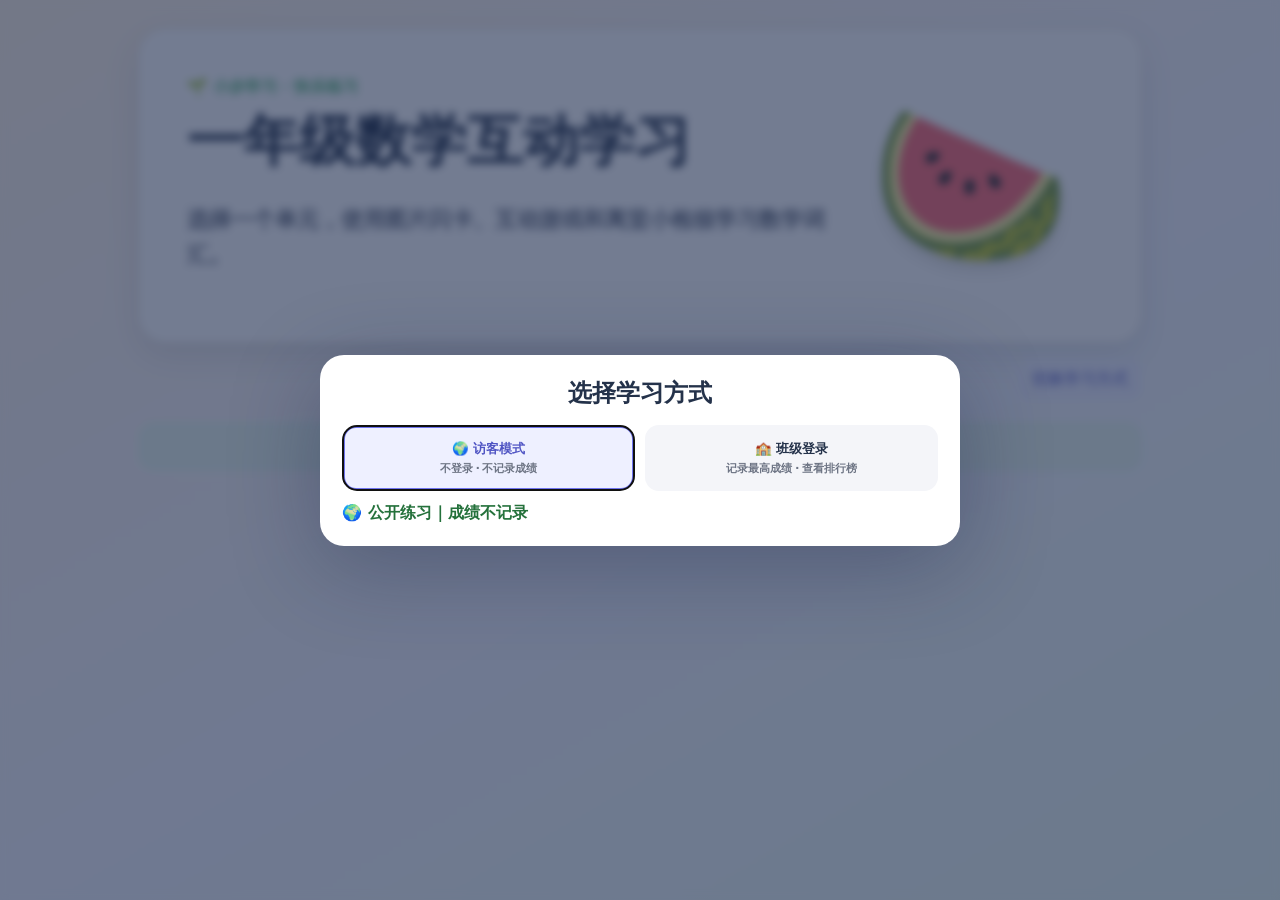
<file: index.html>
<!DOCTYPE html>
<html lang="zh-CN">
<head>
<meta charset="UTF-8">
<meta name="viewport" content="width=device-width,initial-scale=1">
<title>一年级数学互动学习</title>
<style>
:root{--ink:#24324a;--muted:#6d7484;--purple:#6f74ef;--green:#57b777;--line:#e9e5dc;--shadow:0 14px 35px rgba(54,62,92,.12)}
*{box-sizing:border-box}body{margin:0;min-height:100vh;color:var(--ink);font-family:"Noto Sans SC","Microsoft YaHei",system-ui,sans-serif;background:linear-gradient(150deg,#fff4e6,#f7f8ff 55%,#edfbf3)}
.app{width:min(1040px,100%);margin:auto;padding:28px 18px 48px}.hero{background:#fff;border:1px solid var(--line);border-radius:28px;padding:clamp(24px,6vw,48px);box-shadow:var(--shadow);display:grid;grid-template-columns:1.45fr .55fr;gap:20px;align-items:center}
.eyebrow{font-weight:900;color:var(--green)}h1{font-size:clamp(32px,7vw,56px);margin:6px 0}.hero p{font-size:clamp(17px,3vw,22px);color:var(--muted);font-weight:750;line-height:1.6}.hero-art{font-size:clamp(90px,18vw,160px);text-align:center;filter:drop-shadow(0 10px 7px rgba(70,60,40,.15))}
.section-title{font-size:clamp(25px,5vw,35px);margin:28px 4px 16px}.units{display:grid;grid-template-columns:repeat(2,1fr);gap:16px}.unit{min-height:150px;border:1px solid var(--line);border-radius:22px;padding:20px;background:rgba(255,255,255,.9);box-shadow:0 6px 20px rgba(54,62,92,.08);text-decoration:none;color:var(--ink);display:flex;gap:16px;align-items:center;transition:.18s transform,.18s box-shadow}.unit:hover{transform:translateY(-3px);box-shadow:var(--shadow)}
.unit-icon{font-size:52px}.unit h2{margin:0 0 6px;font-size:24px}.unit p{margin:0;color:var(--muted);font-weight:750;line-height:1.5}.unit.ready{border:3px solid #80c994}.unit.ready .status{color:#24713b}.unit.soon{opacity:.68;cursor:default}.status{font-size:14px;font-weight:900;margin-top:9px}.privacy{margin-top:22px;background:#eaf8ee;color:#24713b;border-radius:16px;padding:14px 18px;text-align:center;font-weight:850}.teacher-link{display:block;width:max-content;margin:15px auto 0;color:#6166c7;font-weight:850;text-decoration:none}
.access{margin-top:18px;background:#fff;border:1px solid var(--line);border-radius:22px;padding:16px;box-shadow:0 6px 20px rgba(54,62,92,.08)}.access-choice{display:grid;grid-template-columns:1fr 1fr;gap:10px}.access-btn{border:3px solid transparent;border-radius:14px;padding:12px;background:#f4f5f9;color:var(--ink);font-weight:950;cursor:pointer}.access-btn small{display:block;color:var(--muted);margin-top:3px}.access-btn.active{border-color:var(--purple);background:#eef0ff;color:#5055c4}.class-form{display:grid;grid-template-columns:1fr 130px auto;gap:9px;align-items:end;margin-top:13px}.field{display:grid;gap:5px}.field label{font-weight:900}.field input{width:100%;border:2px solid #d9dce7;border-radius:11px;padding:10px;outline:none}.login-btn{border:0;border-radius:11px;padding:11px 16px;background:var(--purple);color:#fff;font-weight:950;cursor:pointer}.session-row{display:flex;justify-content:space-between;align-items:center;gap:10px;flex-wrap:wrap;margin-top:12px}.session-status{font-weight:950;color:#24713b}.session-status.error{color:#b44541}.logout-btn{border:0;background:none;color:#565cc2;font-weight:900;text-decoration:underline;cursor:pointer}.hidden{display:none!important}
.overall{margin-top:20px;background:#fff;border:1px solid var(--line);border-radius:22px;padding:18px;box-shadow:0 6px 20px rgba(54,62,92,.08)}.overall-head{display:flex;justify-content:space-between;align-items:center;gap:12px;flex-wrap:wrap}.overall-head h2{margin:0;font-size:27px}.overall-note{margin-top:4px;color:var(--muted);font-weight:800}.refresh{border:0;border-radius:11px;background:#eef0ff;color:#5055c4;padding:10px 14px;font-weight:950;cursor:pointer}.overall-status{text-align:center;color:var(--muted);font-weight:850;padding:25px}.table-wrap{overflow:auto}.overall-table{width:100%;border-collapse:separate;border-spacing:0 7px;min-width:560px}.overall-table th{text-align:left;color:var(--muted);padding:7px 10px}.overall-table td{background:#f7f8fb;padding:11px 10px;font-weight:850}.overall-table tr:first-child td{background:#fff4c8}.overall-table td:first-child{border-radius:10px 0 0 10px}.overall-table td:last-child{border-radius:0 10px 10px 0;color:#5055c4;font-size:20px;font-weight:950}
.overall-table{min-width:0}
@media(max-width:680px){.hero{grid-template-columns:1fr}.hero-art{display:none}.units,.access-choice,.class-form{grid-template-columns:1fr}.app{padding:14px 12px 35px}}
.class-form{grid-template-columns:140px minmax(0,1fr) auto}.field select{font:inherit;width:100%;border:2px solid #d9dce7;border-radius:11px;padding:10px;background:white;color:var(--ink);min-height:44px}.name-field{position:relative}.student-choices{position:absolute;z-index:5;top:100%;left:0;right:0;background:white;border:2px solid var(--purple);border-radius:12px;max-height:260px;overflow:auto;box-shadow:var(--shadow);margin-top:4px}.student-choices button{display:block;text-align:left;width:100%;padding:12px;border:0;background:white;font:inherit;font-weight:800;cursor:pointer;color:var(--ink)}.student-choices button:hover,.student-choices button[aria-selected="true"]{background:#eef0ff}.student-choices p{margin:0;padding:12px;font-size:14px;color:var(--muted)}.login-btn:disabled{opacity:.55;cursor:default}@media(max-width:540px){.class-form{grid-template-columns:1fr}.student-choices{max-height:220px}}

.access-dialog{width:min(640px,calc(100% - 28px));max-height:90vh;overflow:auto;border:0;border-radius:24px;padding:22px;color:var(--ink);box-shadow:0 20px 90px #17254955}.access-dialog::backdrop{background:#17254999;backdrop-filter:blur(4px)}.access-dialog h2{margin:0 0 16px;text-align:center}.access-dialog .access{margin:0;border:0;padding:0;box-shadow:none}.current-access{display:flex;align-items:center;justify-content:space-between;gap:12px;margin:16px 0}.current-access button{border:0;border-radius:12px;padding:10px 14px;font:inherit;cursor:pointer;background:#eef0ff;color:#5055c4}.session-status[aria-busy="true"]{animation:loginPulse 1s ease-in-out infinite}@keyframes loginPulse{50%{opacity:.55}}
</style>
</head>
<body>
<main class="app">
  <section class="hero">
    <div><div class="eyebrow">🌱 小步学习 · 快乐练习</div><h1>一年级数学互动学习</h1><p>选择一个单元，使用图片闪卡、互动游戏和离堂小检核学习数学词汇。</p></div>
    <div class="hero-art" aria-hidden="true">🍉</div>
  </section>
  <dialog id="accessDialog" class="access-dialog" aria-labelledby="accessTitle"><h2 id="accessTitle">选择学习方式</h2><section class="access" aria-label="选择使用方式">
    <div class="access-choice"><button class="access-btn active" type="button" data-access="public">🌍 访客模式<small>不登录 · 不记录成绩</small></button><button class="access-btn" type="button" data-access="class">🏫 班级登录<small>记录最高成绩 · 查看排行榜</small></button></div>
    <form class="class-form hidden" id="classForm"><div class="field"><label for="className">班级</label><select id="className" required><option value="">正在读取班级…</option></select></div><div class="field name-field"><label for="englishName">英文名字</label><input id="englishName" role="combobox" aria-autocomplete="list" aria-controls="studentChoices" aria-expanded="false" autocomplete="off" maxlength="80" placeholder="输入字母，再选择你的名字" disabled><div id="studentChoices" class="student-choices hidden" role="listbox" aria-label="匹配的学生"></div></div><button class="login-btn" id="loginBtn" disabled>登录</button></form>
    <div class="session-row"><div class="session-status" id="sessionStatus">🌍 公开练习｜成绩不记录</div><button class="logout-btn hidden" id="logoutBtn" type="button">退出班级</button></div>
  </section>
  </dialog><div class="current-access"><span id="currentAccess"></span><button id="changeAccess" type="button">切换学习方式</button></div>
  <div id="catalog" class="hidden">
  <section class="overall hidden" id="overallLeaderboard" aria-label="全部单元综合排行榜"><div class="overall-head"><div><h2>🏆 全部单元综合排行榜</h2></div><button class="refresh" id="refreshOverall" type="button">↻ 更新</button></div><div class="overall-status" id="overallStatus">正在读取排行榜…</div><div class="table-wrap hidden" id="overallTableWrap"><table class="overall-table"><thead><tr><th>综合排名</th><th>学生</th><th>综合分</th></tr></thead><tbody id="overallBody"></tbody></table></div></section>
  <h2 class="section-title">选择学习单元</h2>
  <section class="units" aria-label="数学学习单元">
    <div class="unit soon"><div class="unit-icon">🔢</div><div><h2>单元 1｜整数</h2><p>100 以内的整数</p><div class="status">准备中</div></div></div>
    <div class="unit soon"><div class="unit-icon">➕</div><div><h2>单元 2｜基本运算</h2><p>加法与减法</p><div class="status">准备中</div></div></div>
    <a class="unit ready" href="units/unit3-fractions.html"><div class="unit-icon">🍉</div><div><h2>单元 3｜分数</h2><p>图片闪卡、无限配对与三组挑战</p><div class="status">现在开始 →</div></div></a>
    <a class="unit ready" href="units/unit4-money.html"><div class="unit-icon">💰</div><div><h2>单元 4｜钱币</h2><p>真实钱币、加减与等值换算</p><div class="status">现在开始 →</div></div></a>
    <a class="unit ready" href="units/unit5-time.html"><div class="unit-icon">🕐</div><div><h2>单元 5｜时间与时刻</h2><p>AI时段闪卡、灵活钟面与侦探连线</p><div class="status">现在开始 →</div></div></a>
    <a class="unit ready" href="units/unit6-measurement.html"><div class="unit-icon">📏</div><div><h2>单元 6｜度量衡</h2><p>图片闪卡、动手测量、叠塔挑战与10题小检核</p><div class="status">现在开始 →</div></div></a>
    <a class="unit ready" href="units/unit7-space.html"><div class="unit-icon">🔷</div><div><h2>单元 7｜空间</h2><div class="status">现在开始 →</div></div></a>
    <a class="unit ready" href="units/unit8-data.html"><div class="unit-icon">📊</div><div><h2>单元 8｜数据处理</h2><p>课本词汇、拖拽分类、制图工坊与问答挑战</p><div class="status">现在开始 →</div></div></a>
  </section>
  </div>
  <div class="privacy">🔒 可选择公开练习或班级登录；学生名单只由班级后台查找</div>
  <a class="teacher-link" href="teacher/index.html">📊 教师后台</a>
</main>
<script src="overall-ranking.js"></script>
<script>
const API_URL="https://script.google.com/macros/s/AKfycbywytTHCDjJnRskGaP-Ls2Q4XLZMwWnl0MAofy-zyH6qjPNEb9WmNKQzMIPjStd4y0H/exec",SESSION_KEY="year1MathAccess";
function readSession(){try{const saved=JSON.parse(sessionStorage.getItem(SESSION_KEY)||"null");if(saved)return saved}catch(_){}try{return window.name.startsWith(`${SESSION_KEY}:`)?JSON.parse(window.name.slice(SESSION_KEY.length+1)):null}catch(_){return null}}
function writeSession(value){const text=JSON.stringify(value);try{sessionStorage.setItem(SESSION_KEY,text)}catch(_){}window.name=`${SESSION_KEY}:${text}`}
function escapeHTML(value){return String(value??"").replace(/[&<>"']/g,char=>({"&":"&amp;","<":"&lt;",">":"&gt;",'"':"&quot;","'":"&#039;"}[char]))}
let overallLoading=false;
async function loadOverallLeaderboard(force=false){if(overallLoading)return;overallLoading=true;const session=readSession(),status=document.getElementById("overallStatus"),wrap=document.getElementById("overallTableWrap");if(!document.getElementById("overallBody").children.length){wrap.classList.add("hidden");status.classList.remove("hidden");status.textContent="正在读取排行榜…";}if(session?.mode!=="class"||!session.sessionToken){status.textContent="请先完成班级登录";overallLoading=false;return}try{const data=await OverallRanking.calculate(API_URL,session.sessionToken,force);document.getElementById("overallBody").innerHTML=data.rows.map(row=>`<tr><td>${row.rank<=3?["🥇","🥈","🥉"][row.rank-1]:row.rank}</td><td>${escapeHTML(row.name)}</td><td>${row.average}</td></tr>`).join("");if(data.rows.length){status.classList.add("hidden");wrap.classList.remove("hidden")}else status.textContent="还没有班级成绩"}catch(_){status.classList.remove("hidden");status.textContent="暂时无法更新，稍后自动重试"}finally{overallLoading=false}}
function showSession(data){if(data?.mode){document.getElementById("catalog").classList.remove("hidden");document.getElementById("accessDialog").close();document.getElementById("currentAccess").textContent=data.mode==="class"?"✅ "+data.student.cn+"｜"+data.student.en:"🌍 访客模式｜成绩不记录";}const isClass=data?.mode==="class"&&data.sessionToken&&data.student;document.querySelectorAll("[data-access]").forEach(x=>x.classList.toggle("active",x.dataset.access===(isClass?"class":"public")));document.getElementById("classForm").classList.add("hidden");document.getElementById("logoutBtn").classList.toggle("hidden",!isClass);document.getElementById("overallLeaderboard").classList.toggle("hidden",!isClass);document.getElementById("sessionStatus").textContent=isClass?`✅ ${data.student.cn}｜${data.student.en}`:"🌍 公开练习｜成绩不记录";if(isClass)loadOverallLeaderboard()}
document.querySelector('[data-access="public"]').onclick=()=>{const data={mode:"public"};writeSession(data);showSession(data)};
document.getElementById("logoutBtn").onclick=()=>document.querySelector('[data-access="public"]').click();showSession(null);document.getElementById("accessDialog").showModal();document.getElementById("accessDialog").oncancel=e=>e.preventDefault();document.getElementById("changeAccess").onclick=()=>document.getElementById("accessDialog").showModal();
document.getElementById("refreshOverall").onclick=()=>loadOverallLeaderboard(true);
setInterval(()=>{if(document.visibilityState==='visible'&&!document.getElementById("catalog").classList.contains("hidden")&&readSession()?.mode==='class')loadOverallLeaderboard(true)},15000);
</script>
<script src="class-login.js"></script>
</body>
</html>
</file>
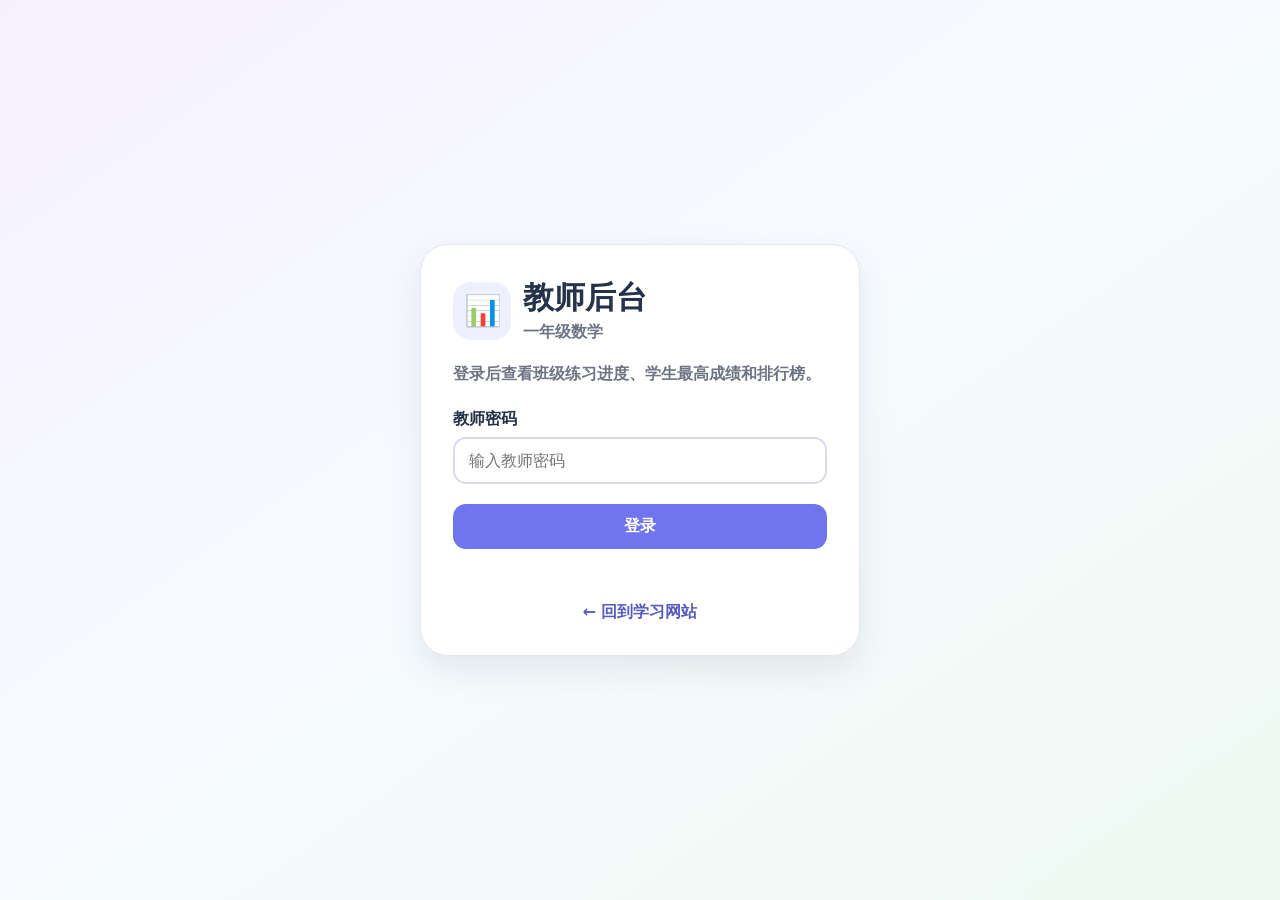
<file: teacher/index.html>
<!DOCTYPE html>
<html lang="zh-CN">
<head>
<meta charset="UTF-8"><meta name="viewport" content="width=device-width,initial-scale=1"><meta name="robots" content="noindex,nofollow">
<title>教师后台｜一年级数学</title>
<style>
:root{--ink:#24324a;--muted:#6d7484;--purple:#6f74ef;--green:#57b777;--orange:#f3a33c;--red:#d85d57;--line:#e5e7ef;--shadow:0 14px 34px rgba(47,55,85,.1)}*{box-sizing:border-box}body{margin:0;min-height:100vh;background:linear-gradient(145deg,#f6f1ff,#f7fbff 48%,#eef9f2);color:var(--ink);font-family:"Microsoft YaHei",system-ui,sans-serif}button,input{font:inherit}button{cursor:pointer}.hidden{display:none!important}
.login-page{min-height:100vh;display:grid;place-items:center;padding:20px}.login-card{width:min(440px,100%);background:#fff;border:1px solid var(--line);border-radius:28px;padding:32px;box-shadow:var(--shadow)}.brand{display:flex;gap:12px;align-items:center}.brand-icon{width:58px;height:58px;border-radius:18px;background:#eeefff;display:grid;place-items:center;font-size:30px}.login-card h1{font-size:31px;margin:0}.login-card p,.muted{color:var(--muted);font-weight:700;line-height:1.6}.field{display:grid;gap:7px;margin:23px 0 12px}.field label{font-weight:900}.field input,.search{width:100%;border:2px solid #d8dbe7;border-radius:13px;padding:12px 14px;outline:none}.field input:focus,.search:focus{border-color:var(--purple)}.primary,.secondary{border:0;border-radius:13px;padding:12px 17px;font-weight:900}.primary{background:var(--purple);color:#fff}.primary:disabled{opacity:.55;cursor:wait}.secondary{background:#eef0f6;color:var(--ink)}.login-card .primary{width:100%;margin-top:8px}.login-message{min-height:25px;text-align:center;margin-top:12px;font-weight:850;color:var(--red)}.back-link{display:block;text-align:center;margin-top:16px;color:#565bbc;font-weight:800;text-decoration:none}
.app{width:min(1240px,100%);margin:auto;padding:20px}.topbar{display:flex;align-items:center;justify-content:space-between;gap:18px;flex-wrap:wrap;margin-bottom:18px}.topbar h1{margin:0;font-size:clamp(26px,4vw,38px)}.topbar p{margin:4px 0 0}.actions,.nav,.toolbar{display:flex;gap:9px;flex-wrap:wrap}.nav{overflow-x:auto;padding:5px 0 15px}.nav-btn{border:0;border-radius:13px;padding:11px 16px;background:#fff;color:var(--ink);font-weight:900;white-space:nowrap}.nav-btn.active{background:var(--purple);color:#fff}.panel{display:none}.panel.active{display:block}
.stats{display:grid;grid-template-columns:repeat(4,1fr);gap:13px}.stat,.card{background:#fff;border:1px solid var(--line);border-radius:20px;padding:18px;box-shadow:0 6px 18px rgba(47,55,85,.06)}.stat{border-top:5px solid var(--purple)}.stat.green{border-top-color:var(--green)}.stat.orange{border-top-color:var(--orange)}.stat-label{color:var(--muted);font-weight:800}.stat-value{font-size:34px;font-weight:950;margin-top:5px}.stat-note{font-size:13px;color:var(--muted);font-weight:750}.grid-2,.leaderboards{display:grid;grid-template-columns:1fr 1fr;gap:16px;margin-top:16px}.leaderboards{grid-template-columns:1.35fr .8fr;margin-top:0}.card{border-radius:22px;padding:20px}.card-head{display:flex;align-items:center;justify-content:space-between;gap:12px;flex-wrap:wrap;margin-bottom:15px}.card h2{font-size:23px;margin:0}.progress-row{display:grid;grid-template-columns:72px 1fr 54px;gap:10px;align-items:center;margin:15px 0;font-weight:850}.track{height:12px;border-radius:99px;background:#eceef4;overflow:hidden}.fill{height:100%;border-radius:inherit;background:var(--purple)}.fill.green{background:var(--green)}.fill.orange{background:var(--orange)}
.toolbar{align-items:center;margin-bottom:14px}.search{flex:1;min-width:210px}.recent-choice{display:flex;gap:6px;padding:4px;background:#f0f1f6;border-radius:12px}.recent-choice button{border:0;border-radius:9px;padding:7px 11px;background:transparent;color:var(--muted);font-weight:850}.recent-choice button.active{background:#fff;color:#555ac5;box-shadow:0 2px 7px rgba(47,55,85,.1)}.table-wrap{overflow:auto;border:1px solid var(--line);border-radius:15px}.table{width:100%;border-collapse:collapse;min-width:720px}.table th{position:sticky;top:0;background:#f5f6fa;text-align:left;padding:12px;color:var(--muted);font-size:14px}.table td{padding:12px;border-top:1px solid #eceef3;font-weight:750}.table tbody tr:hover{background:#fafaff}.score{display:inline-flex;min-width:50px;justify-content:center;border-radius:9px;padding:5px 8px;background:#eef8f0;color:#24713b;font-weight:950}.score.empty{background:#f1f2f5;color:#969baa}.rank{font-size:20px;font-weight:950;color:var(--purple)}.name-main{font-weight:950}.name-sub,.time{font-size:13px;color:var(--muted)}.rank-1 td{background:#fff8dc}.rank-2 td{background:#f4f6fa}.rank-3 td{background:#fff0e7}.empty-state{text-align:center;padding:40px;color:var(--muted);font-weight:800}.status-bar{text-align:center;padding:10px;font-weight:800;color:var(--muted)}
@media(max-width:900px){.stats{grid-template-columns:repeat(2,1fr)}.grid-2,.leaderboards{grid-template-columns:1fr}}@media(max-width:540px){.app{padding:12px}.login-card{padding:23px}.stats{gap:9px}.stat{padding:14px}.stat-value{font-size:28px}}
</style>
</head>
<body>
<section class="login-page" id="loginPage"><form class="login-card" id="loginForm"><div class="brand"><div class="brand-icon">📊</div><div><h1>教师后台</h1><div class="muted">一年级数学</div></div></div><p>登录后查看班级练习进度、学生最高成绩和排行榜。</p><div class="field"><label for="teacherPassword">教师密码</label><input id="teacherPassword" type="password" minlength="6" maxlength="64" autocomplete="current-password" required placeholder="输入教师密码"></div><button class="primary" id="loginButton" type="submit">登录</button><div class="login-message" id="loginMessage" aria-live="polite"></div><a class="back-link" href="../index.html">← 回到学习网站</a></form></section>
<main class="app hidden" id="dashboard">
<header class="topbar"><div><h1>📊 教师后台</h1><p class="muted" id="updatedText">正在读取数据…</p></div><div class="actions"><button class="secondary" id="refreshButton">↻ 更新</button><button class="secondary" id="exportButton">⬇ 导出 CSV</button><button class="secondary" id="logoutButton">退出</button></div></header>
<nav class="nav" aria-label="教师后台页面"><button class="nav-btn active" data-panel="overview">班级概况</button><button class="nav-btn" data-panel="students">学生成绩</button><button class="nav-btn" data-panel="leaderboards">排行榜</button><button class="nav-btn" data-panel="recent">最近记录</button></nav>
<section class="panel active" id="overview"><div class="card-head"><h2 id="overviewTitle">单元3：分数</h2><div class="recent-choice" aria-label="选择概况单元"><button class="active" data-overview-unit="unit3">分数</button><button data-overview-unit="unit4">钱币</button><button type="button" data-overview-unit="unit5">时间</button><button data-overview-unit="unit7">空间</button><button type="button" data-overview-unit="unit8">数据处理</button></div></div><div class="stats"><article class="stat"><div class="stat-label">全班人数</div><div class="stat-value" id="totalStudents">—</div><div class="stat-note">Students 名单</div></article><article class="stat green"><div class="stat-label">已参与学生</div><div class="stat-value" id="activeStudents">—</div><div class="stat-note">至少有一项成绩</div></article><article class="stat orange"><div class="stat-label" id="gameAverageLabel">配对加权平均</div><div class="stat-value" id="gameAverage">—</div><div class="stat-note" id="gameAverageNote">简单 20% · 中等 30% · 困难 50%</div></article><article class="stat"><div class="stat-label">离堂检核平均</div><div class="stat-value" id="ticketAverage">—</div><div class="stat-note">每位学生最高成绩</div></article></div><div class="grid-2"><article class="card"><div class="card-head"><h2 id="gameProgressTitle">配对游戏完成情况</h2><span class="muted">按难度</span></div><div id="gameProgress"></div></article><article class="card"><div class="card-head"><h2>离堂小检核</h2><span class="muted">完成率</span></div><div id="ticketProgress"></div></article></div></section>
<section class="panel" id="students"><article class="card"><div class="card-head"><div><h2 id="studentTitle">单元3：分数最高成绩</h2><span class="muted" id="studentCount"></span></div><div class="recent-choice" aria-label="选择成绩单元"><button class="active" type="button" data-student-unit="unit3">分数</button><button type="button" data-student-unit="unit4">钱币</button><button type="button" data-student-unit="unit5">时间</button><button type="button" data-student-unit="unit7">空间</button><button type="button" data-student-unit="unit8">数据处理</button></div></div><div class="toolbar"><input class="search" id="studentSearch" type="search" placeholder="搜寻序号、中文名或英文名"><button class="secondary" id="onlyIncomplete">只看未完成</button></div><div class="table-wrap"><table class="table"><thead><tr><th>序号</th><th>学生</th><th>简单</th><th>中等</th><th>困难</th><th>离堂检核</th><th>最近练习</th></tr></thead><tbody id="studentRows"></tbody></table></div></article></section>
<section class="panel" id="leaderboards"><div class="card" style="margin-bottom:16px"><div class="card-head" style="margin-bottom:0"><h2 id="leaderUnitTitle">单元3：分数排行榜</h2><div class="recent-choice" aria-label="选择排行榜单元"><button class="active" type="button" data-leader-unit="unit3">分数</button><button type="button" data-leader-unit="unit4">钱币</button><button type="button" data-leader-unit="unit5">时间</button><button type="button" data-leader-unit="unit7">空间</button><button type="button" data-leader-unit="unit8">数据处理</button></div></div></div><div class="leaderboards"><article class="card"><div class="card-head"><h2 id="gameLeaderTitle">🎮 挑战排行榜</h2><span class="muted" id="gameLeaderNote">加权总分</span></div><div class="table-wrap"><table class="table"><thead><tr><th>排名</th><th>学生</th><th>简单</th><th>中等</th><th>困难</th><th id="gameLeaderScoreLabel">总分</th></tr></thead><tbody id="gameLeaderRows"></tbody></table></div></article><article class="card"><div class="card-head"><h2>🎫 离堂检核</h2><span class="muted">最高分</span></div><div class="table-wrap"><table class="table"><thead><tr><th>排名</th><th>学生</th><th>成绩</th></tr></thead><tbody id="ticketLeaderRows"></tbody></table></div></article></div></section>
<section class="panel" id="recent"><article class="card"><div class="card-head"><h2>最近成绩更新</h2><div class="recent-choice" aria-label="显示记录数量"><button class="active" type="button" data-recent-limit="20">最近20笔</button><button type="button" data-recent-limit="all">全部记录</button></div></div><div class="table-wrap"><table class="table"><thead><tr><th>时间</th><th>序号</th><th>学生</th><th>单元</th><th>活动</th><th>难度</th><th>成绩</th><th>用时</th></tr></thead><tbody id="recentRows"></tbody></table></div></article></section><div class="status-bar" id="statusBar" aria-live="polite"></div>
</main>
<script>
const API_URL="https://script.google.com/macros/s/AKfycbywytTHCDjJnRskGaP-Ls2Q4XLZMwWnl0MAofy-zyH6qjPNEb9WmNKQzMIPjStd4y0H/exec";let teacherToken=sessionStorage.getItem("year1TeacherToken")||"",dashboardData=null,showOnlyIncomplete=false,recentLimit=20,studentUnit="unit3",leaderUnit="unit3",overviewUnit="unit3";
async function postApi(payload){const response=await fetch(API_URL,{method:"POST",headers:{"Content-Type":"text/plain;charset=utf-8"},body:JSON.stringify(payload)});if(!response.ok)throw new Error("network");return response.json()}
function esc(v){return String(v??"").replace(/[&<>"']/g,c=>({"&":"&amp;","<":"&lt;",">":"&gt;",'"':"&quot;","'":"&#39;"}[c]))}function formatTime(v){if(!v)return"—";const d=new Date(v);return isNaN(d)?"—":d.toLocaleString("zh-CN",{month:"2-digit",day:"2-digit",hour:"2-digit",minute:"2-digit"})}function duration(v){const s=Number(v)||0;return s?(s>=60?`${Math.floor(s/60)}分${s%60}秒`:`${s}秒`):"—"}function scoreCell(v){return v?`<span class="score">${v.score}</span>`:`<span class="score empty">—</span>`}function rankIcon(v){return v===1?"🥇":v===2?"🥈":v===3?"🥉":v}function errorText(v){return({teacher_access_not_configured:"教师后台尚未启用。",teacher_password_invalid:"教师密码不正确。",teacher_session_invalid:"登录已过期，请重新登录。"})[v]||"暂时无法读取数据。"}
document.getElementById("loginForm").onsubmit=async e=>{e.preventDefault();const b=document.getElementById("loginButton"),m=document.getElementById("loginMessage");b.disabled=true;b.textContent="登录中…";m.textContent="";try{const d=await postApi({action:"teacherLogin",password:document.getElementById("teacherPassword").value});if(!d.ok)throw new Error(d.error);teacherToken=d.teacherToken;sessionStorage.setItem("year1TeacherToken",teacherToken);document.getElementById("teacherPassword").value="";showDashboard();await loadDashboard()}catch(x){m.textContent=errorText(x.message)}finally{b.disabled=false;b.textContent="登录"}};
function showDashboard(){document.getElementById("loginPage").classList.add("hidden");document.getElementById("dashboard").classList.remove("hidden")}function showLogin(m=""){teacherToken="";dashboardData=null;sessionStorage.removeItem("year1TeacherToken");document.getElementById("dashboard").classList.add("hidden");document.getElementById("loginPage").classList.remove("hidden");document.getElementById("loginMessage").textContent=m}
async function loadDashboard(){const s=document.getElementById("statusBar"),b=document.getElementById("refreshButton");s.textContent="正在更新…";b.disabled=true;try{const d=await postApi({action:"teacherDashboard",teacherToken});if(!d.ok)throw new Error(d.error);dashboardData=d;renderAll();s.textContent="已更新"}catch(x){if(x.message==="teacher_session_invalid")return showLogin(errorText(x.message));s.textContent=errorText(x.message)}finally{b.disabled=false}}
function renderAll(){const s=(overviewUnit==="unit3"?dashboardData.stats:dashboardData.unitStats?.[overviewUnit])||{},t=s.totalStudents||0;document.getElementById("overviewTitle").textContent=unitLabel(overviewUnit);document.getElementById("gameAverageLabel").textContent=overviewUnit==="unit7"?"最高硬币积分平均":overviewUnit==="unit8"?"问答挑战加权平均":"配对加权平均";document.getElementById("gameAverageNote").textContent=overviewUnit==="unit7"?"各学生本单元最高硬币积分":"简单 20% · 中等 30% · 困难 50%";document.getElementById("gameProgressTitle").textContent=overviewUnit==="unit7"?"硬币闯关完成情况":overviewUnit==="unit8"?"问答挑战完成情况":"配对游戏完成情况";document.getElementById("totalStudents").textContent=t;document.getElementById("activeStudents").textContent=s.activeStudents||0;document.getElementById("gameAverage").textContent=`${s.gameAverage||0}${overviewUnit==="unit7"?"🪙":"分"}`;document.getElementById("ticketAverage").textContent=`${s.ticketAverage||0}分`;document.getElementById("updatedText").textContent=`最后更新：${formatTime(dashboardData.generatedAt)}`;const p=(n,v,c="")=>`<div class="progress-row"><span>${n}</span><div class="track"><div class="fill ${c}" style="width:${t?Math.round(v/t*100):0}%"></div></div><span>${v}/${t}</span></div>`;document.getElementById("gameProgress").innerHTML=p("简单",s.easyCompleted||0)+p("中等",s.mediumCompleted||0,"green")+p("困难",s.hardCompleted||0,"orange");document.getElementById("ticketProgress").innerHTML=p("已完成",s.ticketCompleted||0,"green")+`<p class="muted">尚未完成：${Math.max(0,t-(s.ticketCompleted||0))} 人</p>`;renderStudents();renderLeaders();renderRecent()}
function unitLabel(key){return {unit3:"单元3：分数",unit4:"单元4：钱币",unit5:"单元5：时间与时刻",unit7:"单元7：空间",unit8:"单元8：数据处理"}[key]}
function renderStudents(){if(!dashboardData)return;const q=document.getElementById("studentSearch").value.trim().toLowerCase(),all=dashboardData.students||[],keys=studentUnit==="unit8"?["dataEasy","dataMedium","dataHard","dataTicket"]:studentUnit==="unit5"?["timeEasy","timeMedium","timeHard","timeTicket"]:studentUnit==="unit7"?["spaceEasy","spaceMedium","spaceHard","spaceTicket"]:studentUnit==="unit4"?["moneyEasy","moneyMedium","moneyHard","moneyTicket"]:["easy","medium","hard","ticket"],rows=all.filter(s=>(!q||`${s.studentNo} ${s.chineseName} ${s.englishName}`.toLowerCase().includes(q))&&(!showOnlyIncomplete||!keys.every(k=>s[k])));document.getElementById("studentTitle").textContent=unitLabel(studentUnit)+"最高成绩";document.getElementById("studentCount").textContent=`显示 ${rows.length} / ${all.length} 人`;document.getElementById("studentRows").innerHTML=rows.length?rows.map(s=>`<tr><td>${esc(s.studentNo)}</td><td><div class="name-main">${esc(s.chineseName||"—")}</div><div class="name-sub">${esc(s.englishName)}</div></td><td>${scoreCell(s[keys[0]])}</td><td>${scoreCell(s[keys[1]])}</td><td>${scoreCell(s[keys[2]])}</td><td>${scoreCell(s[keys[3]])}</td><td class="time">${formatTime(s.lastActive)}</td></tr>`).join(""):`<tr><td colspan="7"><div class="empty-state">没有符合条件的学生</div></td></tr>`}
function renderLeaders(){const g=leaderUnit==="unit8"?(dashboardData.dataGameLeaderboard||[]):leaderUnit==="unit5"?(dashboardData.timeGameLeaderboard||[]):leaderUnit==="unit7"?(dashboardData.spaceGameLeaderboard||[]):leaderUnit==="unit4"?(dashboardData.moneyGameLeaderboard||[]):(dashboardData.gameLeaderboard||[]),t=leaderUnit==="unit8"?(dashboardData.dataTicketLeaderboard||[]):leaderUnit==="unit5"?(dashboardData.timeTicketLeaderboard||[]):leaderUnit==="unit7"?(dashboardData.spaceTicketLeaderboard||[]):leaderUnit==="unit4"?(dashboardData.moneyTicketLeaderboard||[]):(dashboardData.ticketLeaderboard||[]);document.getElementById("leaderUnitTitle").textContent=unitLabel(leaderUnit)+"排行榜";document.getElementById("gameLeaderTitle").textContent=leaderUnit==="unit7"?"🪙 硬币闯关排行榜":"🎮 挑战排行榜";document.getElementById("gameLeaderNote").textContent=leaderUnit==="unit7"?"各难度最高分中的最高积分":"加权总分";document.getElementById("gameLeaderScoreLabel").textContent=leaderUnit==="unit7"?"最高积分":"总分";document.getElementById("gameLeaderRows").innerHTML=g.length?g.map(r=>`<tr class="rank-${r.rank}"><td class="rank">${rankIcon(r.rank)}</td><td class="name-main">${esc(r.name)}</td><td>${r.easy??"—"}</td><td>${r.medium??"—"}</td><td>${r.hard??"—"}</td><td><span class="score">${r.score}</span></td></tr>`).join(""):`<tr><td colspan="6"><div class="empty-state">暂无成绩</div></td></tr>`;document.getElementById("ticketLeaderRows").innerHTML=t.length?t.map(r=>`<tr class="rank-${r.rank}"><td class="rank">${rankIcon(r.rank)}</td><td class="name-main">${esc(r.name)}</td><td><span class="score">${r.score}</span></td></tr>`).join(""):`<tr><td colspan="3"><div class="empty-state">暂无成绩</div></td></tr>`}
function renderRecent(){const all=dashboardData.recent||[],r=recentLimit==="all"?all:all.slice(0,20);document.getElementById("recentRows").innerHTML=r.length?r.map(x=>`<tr><td class="time">${formatTime(x.updatedAt)}</td><td>${esc(x.studentNo)}</td><td class="name-main">${esc(x.name)}</td><td>${esc(x.unit)}</td><td>${esc(x.activity)}</td><td>${esc(x.difficulty)}</td><td><span class="score">${x.score}</span></td><td>${duration(x.duration)}</td></tr>`).join(""):`<tr><td colspan="8"><div class="empty-state">暂无成绩</div></td></tr>`}
function exportCsv(){if(!dashboardData)return;const c=v=>`"${String(v??"").replace(/"/g,'""')}"`,lines=[["序号","中文名","英文名","班级","分数-简单","分数-中等","分数-困难","分数-离堂检核","钱币-简单","钱币-中等","钱币-困难","钱币-离堂检核","时间-简单","时间-中等","时间-困难","时间-离堂检核","空间-简单硬币","空间-中等硬币","空间-困难硬币","空间-离堂检核","数据-简单","数据-中等","数据-困难","数据-离堂检核","最近练习"],...dashboardData.students.map(s=>[s.studentNo,s.chineseName,s.englishName,s.className,s.easy?.score??"",s.medium?.score??"",s.hard?.score??"",s.ticket?.score??"",s.moneyEasy?.score??"",s.moneyMedium?.score??"",s.moneyHard?.score??"",s.moneyTicket?.score??"",s.timeEasy?.score??"",s.timeMedium?.score??"",s.timeHard?.score??"",s.timeTicket?.score??"",s.spaceEasy?.score??"",s.spaceMedium?.score??"",s.spaceHard?.score??"",s.spaceTicket?.score??"",s.dataEasy?.score??"",s.dataMedium?.score??"",s.dataHard?.score??"",s.dataTicket?.score??"",s.lastActive?new Date(s.lastActive).toLocaleString("zh-CN"):""])],blob=new Blob(["\ufeff"+lines.map(r=>r.map(c).join(",")).join("\r\n")],{type:"text/csv;charset=utf-8"}),url=URL.createObjectURL(blob),a=document.createElement("a");a.href=url;a.download=`一年级数学成绩_${new Date().toISOString().slice(0,10)}.csv`;a.click();URL.revokeObjectURL(url)}
document.querySelectorAll("[data-overview-unit]").forEach(b=>b.onclick=()=>{overviewUnit=b.dataset.overviewUnit;document.querySelectorAll("[data-overview-unit]").forEach(x=>x.classList.toggle("active",x===b));renderAll()});document.querySelectorAll(".nav-btn").forEach(b=>b.onclick=()=>{document.querySelectorAll(".nav-btn").forEach(x=>x.classList.toggle("active",x===b));document.querySelectorAll(".panel").forEach(p=>p.classList.toggle("active",p.id===b.dataset.panel))});document.querySelectorAll("[data-recent-limit]").forEach(b=>b.onclick=()=>{recentLimit=b.dataset.recentLimit==="all"?"all":20;document.querySelectorAll("[data-recent-limit]").forEach(x=>x.classList.toggle("active",x===b));renderRecent()});document.querySelectorAll("[data-student-unit]").forEach(b=>b.onclick=()=>{studentUnit=b.dataset.studentUnit;document.querySelectorAll("[data-student-unit]").forEach(x=>x.classList.toggle("active",x===b));renderStudents()});document.querySelectorAll("[data-leader-unit]").forEach(b=>b.onclick=()=>{leaderUnit=b.dataset.leaderUnit;document.querySelectorAll("[data-leader-unit]").forEach(x=>x.classList.toggle("active",x===b));renderLeaders()});document.getElementById("studentSearch").oninput=renderStudents;document.getElementById("onlyIncomplete").onclick=e=>{showOnlyIncomplete=!showOnlyIncomplete;e.currentTarget.textContent=showOnlyIncomplete?"显示全部":"只看未完成";renderStudents()};document.getElementById("refreshButton").onclick=loadDashboard;document.getElementById("exportButton").onclick=exportCsv;document.getElementById("logoutButton").onclick=()=>showLogin("已安全退出。");if(teacherToken){showDashboard();loadDashboard()}
</script></body></html>
</file>
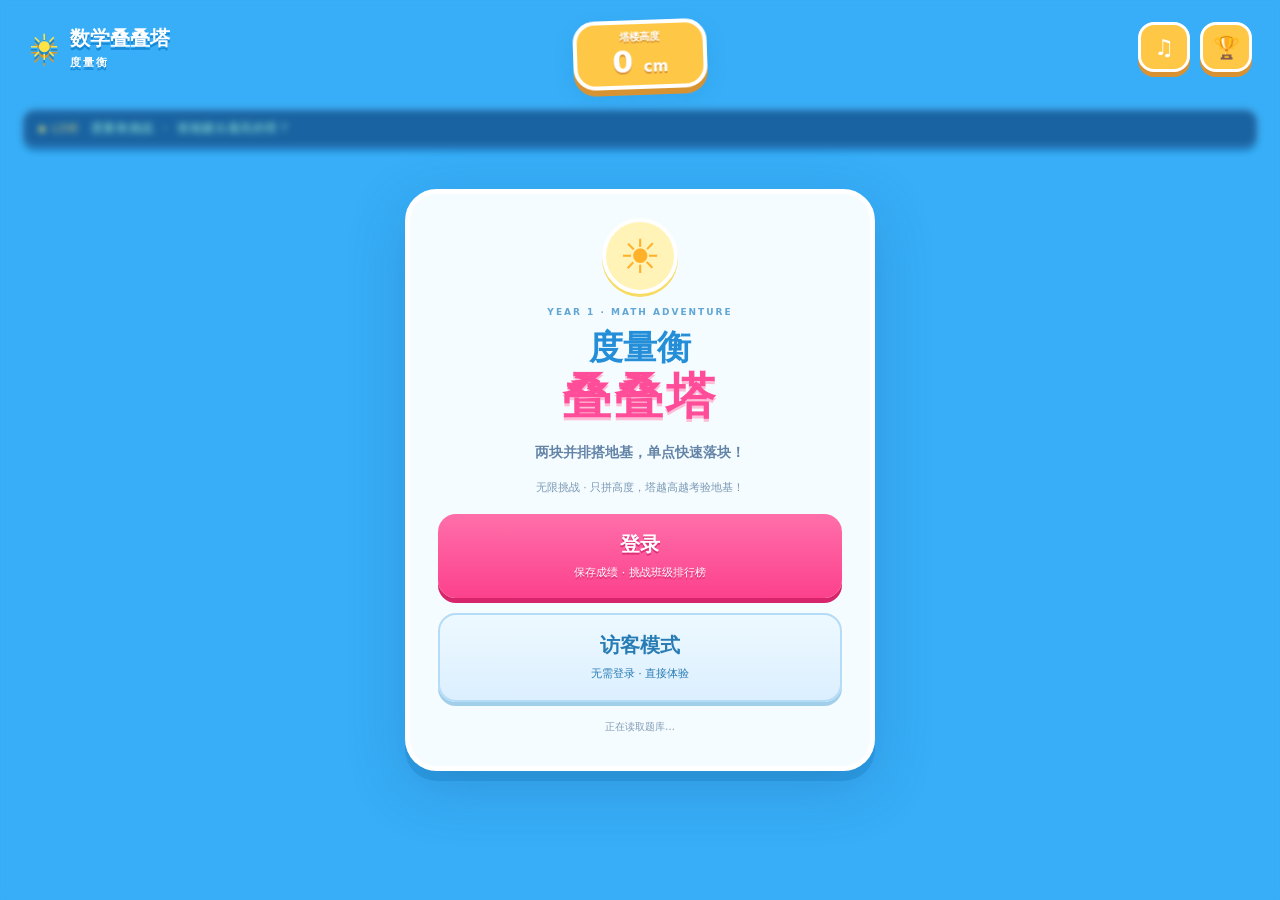
<file: units/unit6-tower/index.html>
<!doctype html>
<html lang="zh-Hans"><head><meta charset="utf-8"><base href="/units/unit6-tower/"><meta name="viewport" content="width=device-width,initial-scale=1,viewport-fit=cover"><meta name="theme-color" content="#36b7ff"><meta name="description" content="看图答题，左右移动积木，建造自己的数学高塔。"><title>度量衡 · 数学叠叠塔</title><link rel="icon" href="../../assets/unit6-favicon.svg" type="image/svg+xml"><link rel="stylesheet" href="style.css"></head><body>
<main class="game" aria-label="数学叠叠塔游戏">
<canvas id="canvas" tabindex="0" aria-label="建塔画面。积木从上方落下，移动鼠标或用手指左右拖动来控制，也可用左右方向键。"></canvas>
<header class="hud"><div class="game-logo"><span>☀</span><div>数学叠叠塔<small id="unitTitle">度量衡</small></div></div><div class="height-badge"><small>塔楼高度</small><strong id="height">0 <span>cm</span></strong></div><nav><button id="soundButton" class="icon-button" aria-label="关闭音乐与音效" aria-pressed="true">♫</button><button id="boardButton" class="icon-button" aria-label="打开排行榜">🏆</button><button id="finish" class="icon-button" aria-label="结束挑战并记录成绩" hidden>■</button></nav></header>
<div class="led"><span>● LIVE</span><p id="tickerText">度量衡挑战 · 谁能建出最高的塔？</p></div>
<div class="play-stats" id="stats" hidden><span id="playerName"></span><span>∞ <b id="time">高度挑战</b></span><span>✓ <b id="correct">0 / 0</b></span><span id="streak">连对 0</span><span id="syncStatus" role="status"></span></div>
<div class="toast" id="toast" role="status"></div>
<div class="move-hint" id="moveHint" hidden>← 拖动位置 · 单点快速落下 →</div>
<div class="overlay powerup-overlay" id="powerupOverlay" hidden><section class="panel powerup-panel" role="dialog" aria-modal="true" aria-labelledby="powerupTitle"><div class="medal">⚡</div><h2 id="powerupTitle">连对奖励！</h2><p id="powerupText">选择技能后才开始落块。</p><p class="hint">不用赶时间，慢慢选。</p><div class="skill-bar" id="skills" hidden><span class="energy"><b id="energy">0</b> ⚡</span><button data-skill="stable" title="连对奖励：接下来三次放置不摇晃">⚓<span>稳固</span></button><button data-skill="double" title="连对奖励：一次叠两层">▥<span>双倍</span></button><button id="shapeButton" title="连对奖励：自由选择积木形状">▦<span>选形状</span></button></div>
<div id="shapeMenu" class="shape-menu" hidden><button data-shape="wide">▰ 短条</button><button data-shape="square">■ 方块</button><button data-shape="tall">▮ 高块</button><button data-shape="plank">▬ 薄板</button><button data-shape="step">▟ 阶梯</button><button data-shape="tee">T 形</button><button data-shape="ell">L 形</button></div>
<button id="skipSkill" class="demo">暂不使用，直接落块 →</button></section></div>
<div class="overlay" id="setupOverlay"><section class="panel start-panel" aria-labelledby="startTitle"><div class="sun-sticker">☀</div><p class="eyebrow">YEAR 1 · MATH ADVENTURE</p><h1 id="startTitle">度量衡<span>叠叠塔</span></h1><p class="intro">两块并排搭地基，单点快速落块！</p><p id="modeHint" class="hint">无限挑战 · 只拼高度，塔越高越考验地基！</p>
<div class="bank-picker" hidden><label for="bankSelect">选择题库</label><select id="bankSelect" disabled><option value="light">☀ 度量衡</option><option value="mixtures">🧪 混合物</option></select><p id="bankDescription" class="hint"></p></div>
<div id="entryChoices" class="entry-choices"><button id="showLogin" class="primary" aria-controls="loginPanel" aria-expanded="false">登录 <span>保存成绩 · 挑战班级排行榜</span></button><button id="demo" class="guest-button">访客模式 <span>无需登录 · 直接体验</span></button></div>
<div id="loginPanel" hidden><h2 class="login-title">学生登录</h2><form id="login"><label class="sr-only" for="studentName">名字</label><input id="studentName" maxlength="80" autocomplete="off" placeholder="输入名字前几个字母" aria-label="名字" aria-controls="nameResults" required><input id="studentId" type="hidden"><div id="nameResults" class="name-results" role="group" aria-label="匹配的学生" aria-live="polite"></div><button type="submit" class="primary">确认名字，进入地图 →</button></form><a class="teacher-link" href="../../index.html" target="_top">回数学主页登录 →</a><button id="backToEntry" class="demo">← 返回</button></div>
<p class="connection" id="connection" role="status">正在读取题库…</p></section></div>
<section id="lobby" class="world-map" aria-label="选择数学冒险题库" hidden><div class="map-sun"></div><div class="map-cloud cloud-one"></div><div class="map-cloud cloud-two"></div><div class="map-sea"></div><div class="map-path"></div><div class="map-content"><div class="map-top"><span class="map-avatar">🧑‍🚀</span><div><small>MATH WORLD</small><h1>数学冒险地图</h1><p id="lobbyPlayer"></p></div><button id="lobbyIdentity">切换登录方式</button></div><div id="worldCards" class="world-cards"></div><p class="map-caption">选择一座数学岛 · 开始建造你的高塔</p><div id="lobbyStatus" role="status"></div></div></section><div class="overlay question-overlay" id="questionOverlay" hidden><section class="panel question-panel" role="dialog" aria-modal="true" aria-labelledby="questionText"><div class="question-top"><span class="question-tag">☀ 看图挑战</span><span id="questionNumber">第 1 题</span></div><h2 id="questionText"></h2><img id="questionImage" class="question-image" alt=""><div id="measurementArt" class="measurement-question-art" aria-hidden="true"></div><button id="mathReadQuestion" class="demo">♫ AI读题</button><div id="answers" class="answers"></div><div id="feedback" class="feedback" role="status" hidden></div><button id="continue" class="primary" hidden>明白了，继续挑战 →</button><details class="source-details"><summary>学习小标签</summary><small id="standard"></small></details></section></div>
<div class="overlay" id="resultOverlay" hidden><section class="panel result-panel" role="dialog" aria-modal="true" aria-labelledby="resultTitle"><div class="medal">🏆</div><h2 id="resultTitle">挑战完成！</h2><div id="resultHeight" class="result-height"></div><p id="resultReason"></p><div id="resultStats" class="result-stats"></div><p id="saveStatus" class="hint"></p><button id="again" class="primary">再来一次 ↗</button><button id="switchBank">切换题库 🗺</button><button id="switchIdentity">切换登录方式</button><button id="resultBoard">看看排行榜</button></section></div>
<div class="overlay" id="boardOverlay" hidden><section class="panel board-panel" role="dialog" aria-modal="true" aria-labelledby="boardTitle"><button class="close" id="closeBoard" aria-label="关闭排行榜">✕</button><div class="medal">🏆</div><h2 id="boardTitle">高塔排行榜</h2><p id="boardScope" class="hint"></p><div id="boardRows" aria-live="polite"></div><nav class="board-pagination" aria-label="排行榜翻页"><button id="boardPrevious" disabled>← 上一页</button><span id="boardPage" aria-live="polite">第 1 / 1 页</span><button id="boardNext" disabled>下一页 →</button></nav><small id="boardTime">每 15 秒更新</small></section></div>
<div id="errorBox" class="error-box" role="alert" hidden><span id="error"></span><button id="retry" hidden>重试连接</button><button id="dismissError" aria-label="关闭提示">✕</button></div>
</main><script src="core.js"></script><script src="camera.js"></script><script src="audio.js"></script><script src="question-visual.js"></script><script src="local-session.js"></script><script src="../unit6-voice.js"></script><script src="../unit6-scenes.js"></script><script src="app.js"></script><script src="pull-refresh.js"></script></body></html>
</file>
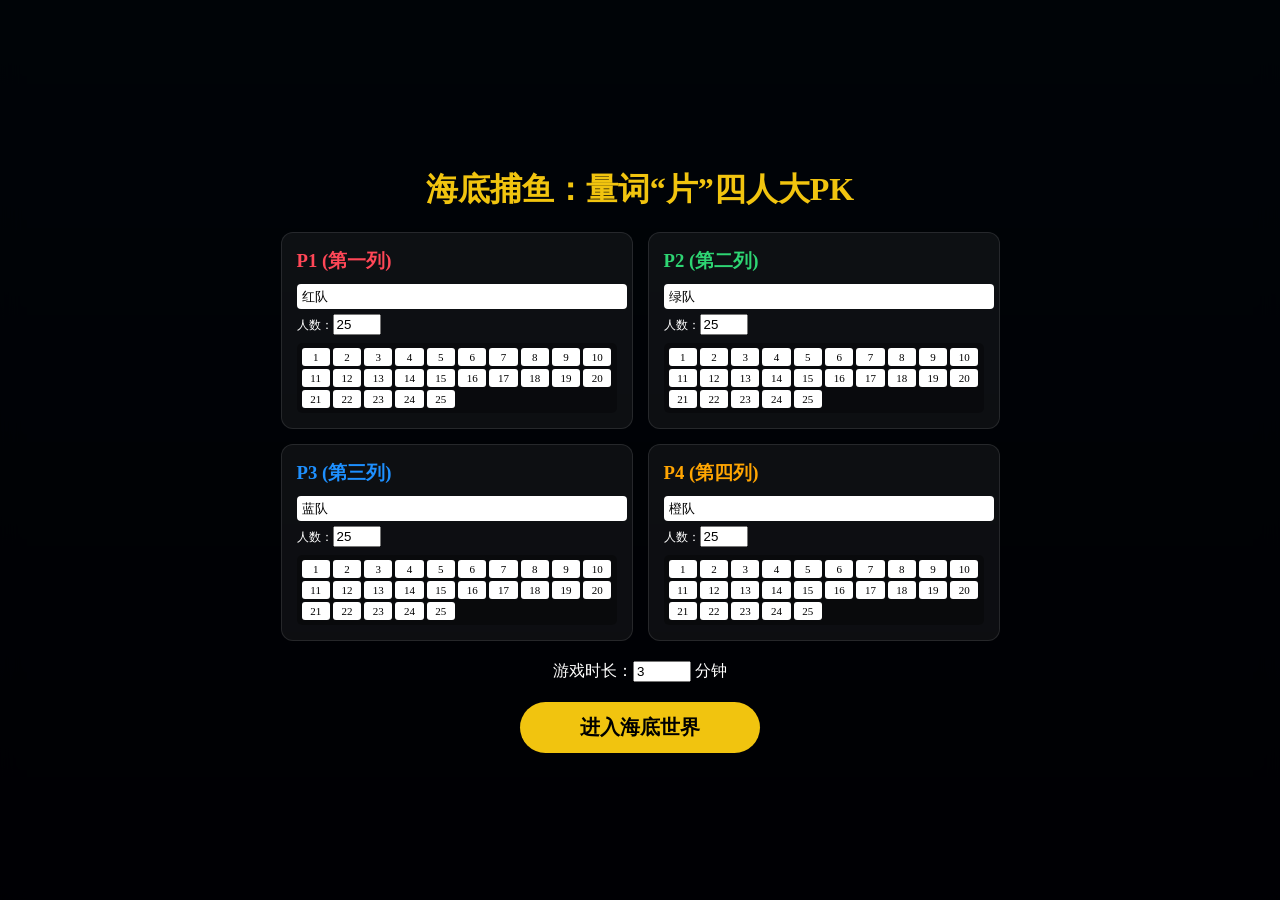
<file: bc1.html>
<!DOCTYPE html>
<html lang="zh-CN">
<head>
    <meta charset="UTF-8">
    <meta name="viewport" content="width=device-width, initial-scale=1.0">
    <title>一年级华文：海底捕鱼学量词（四人竞技版）</title>
    <style>
        :root {
            --water-deep: #002b4e;
            --water-light: #000428;
            --p1-color: #ff4757; /* 红 */
            --p2-color: #2ed573; /* 绿 */
            --p3-color: #1e90ff; /* 蓝 */
            --p4-color: #ffa502; /* 橙 */
            --gold: #f1c40f;
        }

        body, html {
            margin: 0; padding: 0; width: 100%; height: 100%;
            overflow: hidden; 
            font-family: 'KaiTi', 'STKaiti', '楷体', '华文楷体', serif;
            background: linear-gradient(to bottom, var(--water-deep), var(--water-light));
            user-select: none;
        }

        #bg-canvas {
            position: absolute; top: 0; left: 0; width: 100%; height: 100%;
            z-index: 1; pointer-events: none;
        }

        /* 配置界面 */
        #config-screen {
            position: absolute; top: 0; left: 0; width: 100%; height: 100%;
            background: rgba(0, 0, 0, 0.9); z-index: 1000;
            display: flex; flex-direction: column; align-items: center; justify-content: center;
            color: white; backdrop-filter: blur(10px);
        }

        .config-grid {
            display: grid;
            grid-template-columns: repeat(2, 1fr);
            gap: 15px; margin-bottom: 20px;
            max-width: 900px;
        }

        .team-box { 
            background: rgba(255, 255, 255, 0.05); padding: 15px; 
            border-radius: 12px; border: 1px solid rgba(255, 255, 255, 0.1);
            width: 320px;
        }

        .num-grid {
            display: grid; grid-template-columns: repeat(10, 1fr);
            gap: 3px; margin-top: 8px; background: rgba(0,0,0,0.3); padding: 5px; border-radius: 5px;
        }
        .num-dot {
            background: white; color: black; border: none; font-size: 11px;
            padding: 3px 0; border-radius: 3px; cursor: pointer;
            font-family: inherit;
        }
        .num-dot.absent { background: #555; color: #999; text-decoration: line-through; }

        /* 游戏主界面：修改为横向 4 列布局 */
        #main-game { 
            display: none; 
            width: 100%; height: 100%; 
            grid-template-columns: repeat(4, 1fr);
            position: relative; z-index: 10; 
        }

        .column { 
            position: relative; overflow: hidden; 
            border-right: 1px solid rgba(255,255,255,0.1); 
            transition: background 0.3s; 
            padding-top: 140px; /* 为顶部置顶分数留出空间 */
        }
        .column:last-child { border-right: none; }

        /* 控制栏调整到中间底部或侧边，避免遮挡顶部置顶分数 */
        .top-ctrls {
            position: absolute; bottom: 20px; left: 50%; transform: translateX(-50%);
            display: flex; align-items: center; gap: 15px; z-index: 150;
        }

        #timer-box {
            background: rgba(0, 0, 0, 0.8); color: var(--gold);
            padding: 5px 15px; border-radius: 30px; font-size: 20px; font-weight: bold;
            border: 2px solid var(--gold);
        }

        .quiet-btn {
            background: #2c3e50; color: white; border: 1px solid #ecf0f1;
            padding: 5px 15px; border-radius: 30px; cursor: pointer;
            font-size: 14px; font-family: inherit;
        }

        /* 纪律锁定层 */
        .discipline-overlay {
            position: absolute; top: 0; left: 0; width: 100%; height: 100%;
            background: rgba(0, 0, 0, 0.8);
            display: none; flex-direction: column; align-items: center; justify-content: center;
            z-index: 210;
        }
        .discipline-text { font-size: 24px; color: white; margin-bottom: 10px; }
        .discipline-timer { font-size: 40px; color: var(--gold); font-weight: bold; }

        /* UI 面板 - 修改为置顶布局 */
        .ui-panel {
            position: absolute; top: 10px; left: 50%; transform: translateX(-50%);
            display: flex; flex-direction: column; align-items: center; gap: 5px;
            width: 90%; z-index: 100;
        }

        .mgmt-btn {
            background: rgba(255, 71, 87, 0.8); color: white; border: none;
            padding: 4px 8px; border-radius: 4px; cursor: pointer; font-size: 10px;
            font-weight: bold; font-family: inherit; white-space: nowrap;
        }

        .score-card {
            background: rgba(0, 0, 0, 0.7); width: 100%;
            padding: 10px 8px; border-radius: 12px; text-align: center;
            border: 2px solid rgba(255, 255, 255, 0.2);
            backdrop-filter: blur(5px);
            box-shadow: 0 4px 15px rgba(0,0,0,0.5);
        }

        .team-title { font-size: 16px; margin-bottom: 2px; font-weight: bold; overflow: hidden; text-overflow: ellipsis; }
        .score-num { font-size: 36px; font-weight: bold; color: var(--gold); line-height: 1; margin: 5px 0; }

        .lives-container { display: flex; justify-content: center; gap: 2px; margin-top: 4px; }
        .heart { color: #ff4757; font-size: 14px; }
        .heart.empty { color: #444; filter: grayscale(1); opacity: 0.5; }

        .current-student { 
            font-size: 14px; color: #00ffff; margin-top: 5px; 
            font-weight: bold; text-shadow: 0 1px 2px rgba(0,0,0,0.8);
            background: rgba(0,255,255,0.1); padding: 2px 6px; border-radius: 4px;
        }

        /* 换人覆盖层 */
        .switch-overlay {
            position: absolute; top: 0; left: 0; width: 100%; height: 100%;
            background: rgba(255, 0, 0, 0.2);
            display: none; align-items: center; justify-content: center;
            z-index: 200; pointer-events: none;
        }
        .switch-text { font-size: 30px; font-weight: bold; color: white; text-shadow: 0 0 10px red; }

        /* 鱼和炸弹 - 尺寸 */
        .fish, .bomb {
            position: absolute; width: 80px; height: 50px;
            cursor: pointer; z-index: 50;
        }
        .fish-label {
            position: absolute; top: 50%; left: 50%;
            transform: translate(-50%, -50%);
            color: white; font-weight: bold; font-size: 14px;
            text-shadow: 1px 1px 3px rgba(0,0,0,0.9);
            pointer-events: none; z-index: 10;
            white-space: nowrap;
        }

        /* 动画 */
        @keyframes floatUp {
            from { transform: translateY(110vh); opacity: 0.3; }
            to { transform: translateY(-10vh); opacity: 0; }
        }
        .bubble {
            position: absolute; background: rgba(255, 255, 255, 0.2); border-radius: 50%;
            pointer-events: none; animation: floatUp linear infinite;
        }

        #quiet-overlay {
            position: absolute; top: 0; left: 0; width: 100%; height: 100%;
            background: rgba(0, 0, 0, 0.8);
            display: none; flex-direction: column; align-items: center; justify-content: center;
            z-index: 2000; cursor: pointer;
        }

        #result-screen {
            position: absolute; top: 0; left: 0; width: 100%; height: 100%;
            background: rgba(0,0,0,0.95); z-index: 3000;
            display: none; flex-direction: column; align-items: center; justify-content: center;
            color: white; text-align: center;
        }

        .winner-text { font-size: 50px; color: var(--gold); margin-bottom: 20px; }

        .pop-txt {
            position: absolute; font-weight: bold; font-size: 20px; pointer-events: none;
            animation: fadeUp 0.8s forwards; z-index: 250;
        }
        @keyframes fadeUp {
            from { opacity: 1; transform: translateY(0); }
            to { opacity: 0; transform: translateY(-40px); }
        }
        
        .hit-shake { animation: shake 0.1s 3; }
        @keyframes shake {
            0%, 100% { transform: translate(0,0); }
            25% { transform: translate(-5px,0); }
            75% { transform: translate(5px,0); }
        }
    </style>
</head>
<body>

<div id="bg-canvas"></div>

<!-- 配置界面 -->
<div id="config-screen">
    <h1 style="font-size: 32px; color: var(--gold); margin-bottom: 20px;">海底捕鱼：量词“片”四人大PK</h1>
    <div class="config-grid">
        <div class="team-box">
            <h3 style="color: var(--p1-color); margin:0 0 10px 0;">P1 (第一列)</h3>
            <input type="text" id="name-p1" value="红队" style="width:100%; padding:5px; border-radius:4px; border:none;">
            <div style="font-size:12px; margin-top:5px;">人数：<input type="number" id="count-p1" value="25" onchange="renderDots('p1')" style="width:40px;"></div>
            <div id="grid-p1" class="num-grid"></div>
        </div>
        <div class="team-box">
            <h3 style="color: var(--p2-color); margin:0 0 10px 0;">P2 (第二列)</h3>
            <input type="text" id="name-p2" value="绿队" style="width:100%; padding:5px; border-radius:4px; border:none;">
            <div style="font-size:12px; margin-top:5px;">人数：<input type="number" id="count-p2" value="25" onchange="renderDots('p2')" style="width:40px;"></div>
            <div id="grid-p2" class="num-grid"></div>
        </div>
        <div class="team-box">
            <h3 style="color: var(--p3-color); margin:0 0 10px 0;">P3 (第三列)</h3>
            <input type="text" id="name-p3" value="蓝队" style="width:100%; padding:5px; border-radius:4px; border:none;">
            <div style="font-size:12px; margin-top:5px;">人数：<input type="number" id="count-p3" value="25" onchange="renderDots('p3')" style="width:40px;"></div>
            <div id="grid-p3" class="num-grid"></div>
        </div>
        <div class="team-box">
            <h3 style="color: var(--p4-color); margin:0 0 10px 0;">P4 (第四列)</h3>
            <input type="text" id="name-p4" value="橙队" style="width:100%; padding:5px; border-radius:4px; border:none;">
            <div style="font-size:12px; margin-top:5px;">人数：<input type="number" id="count-p4" value="25" onchange="renderDots('p4')" style="width:40px;"></div>
            <div id="grid-p4" class="num-grid"></div>
        </div>
    </div>
    <div style="margin-bottom: 20px;">
        游戏时长：<input type="number" id="game-time" value="3" style="width:50px;"> 分钟
    </div>
    <button onclick="startGame()" style="padding: 12px 60px; font-size: 20px; background: var(--gold); border: none; border-radius: 50px; cursor: pointer; font-weight: bold;">进入海底世界</button>
</div>

<!-- 游戏主界面 -->
<div id="main-game">
    <!-- 顶部控制栏移动到底部，确保顶部只有分数 -->
    <div class="top-ctrls">
        <button class="quiet-btn" onclick="toggleSilence(true)">全场安静 🤫</button>
        <div id="timer-box">03:00</div>
    </div>

    <div id="quiet-overlay" onclick="toggleSilence(false)">
        <div style="font-size:100px;">🤫</div>
        <h2 style="color:white; font-size:40px;">保持安静，休息片刻</h2>
        <p style="color:#aaa;">点击任何地方继续</p>
    </div>

    <div id="col-p1" class="column"></div>
    <div id="col-p2" class="column"></div>
    <div id="col-p3" class="column"></div>
    <div id="col-p4" class="column"></div>
</div>

<!-- 结算界面 -->
<div id="result-screen">
    <div class="winner-text" id="win-msg">比赛结束！</div>
    <div id="final-stats" style="font-size: 24px; margin-bottom: 30px; display: grid; grid-template-columns: repeat(4, 1fr); gap: 20px;"></div>
    <button onclick="location.reload()" style="padding: 10px 40px; font-size: 18px; background: var(--gold); border: none; border-radius: 10px; cursor: pointer; font-weight: bold;">回到码头</button>
</div>

<script>
    const dictionary = {
        correct: ["叶子", "树叶", "面包", "草地", "花瓣", "饼干", "空地", "玻璃", "云朵", "雪花", "纸片", "药片", "肉片", "心意"],
        wrong: ["小鱼", "大象", "老师", "雨伞", "书本", "苹果", "小猫", "铅笔", "书包", "衬衫", "大树", "山坡", "牛", "蛇", "电灯"]
    };

    const players = ['p1', 'p2', 'p3', 'p4'];
    let state = {
        p1: { score: 0, lives: 3, students: [], name: "", isDisciplined: false, color: '#ff4757' },
        p2: { score: 0, lives: 3, students: [], name: "", isDisciplined: false, color: '#2ed573' },
        p3: { score: 0, lives: 3, students: [], name: "", isDisciplined: false, color: '#1e90ff' },
        p4: { score: 0, lives: 3, students: [], name: "", isDisciplined: false, color: '#ffa502' },
        timeRemaining: 180,
        gameActive: false,
        isPaused: false
    };

    function renderDots(p) {
        const count = parseInt(document.getElementById('count-' + p).value) || 0;
        const grid = document.getElementById('grid-' + p);
        grid.innerHTML = '';
        for(let i=1; i<=count; i++) {
            const b = document.createElement('button');
            b.className = 'num-dot';
            b.innerText = i;
            b.onclick = (e) => { e.stopPropagation(); b.classList.toggle('absent'); };
            grid.appendChild(b);
        }
    }
    players.forEach(p => renderDots(p));

    function createUI(p) {
        const col = document.getElementById('col-' + p);
        col.innerHTML = `
            <div class="discipline-overlay" id="discipline-${p}">
                <div class="discipline-text">安静中</div>
                <div class="discipline-timer" id="timer-${p}">5</div>
            </div>
            <div class="switch-overlay" id="overlay-${p}">
                <div class="switch-text">请换人</div>
            </div>
            <div class="ui-panel">
                <div class="score-card" onclick="pickStudent('${p}')">
                    <div class="team-title" style="color:${state[p].color}">${state[p].name}</div>
                    <div class="score-num" id="score-${p}">0</div>
                    <div class="lives-container" id="lives-${p}"></div>
                    <div class="current-student" id="stu-${p}">点此点名</div>
                </div>
                <button class="mgmt-btn" onclick="adjustScore('${p}', -5)">纪律 -5</button>
            </div>
        `;
    }

    function initBubbles() {
        const bg = document.getElementById('bg-canvas');
        for(let i=0; i<30; i++) {
            const b = document.createElement('div');
            b.className = 'bubble';
            const size = Math.random() * 20 + 10;
            b.style.width = b.style.height = size + 'px';
            b.style.left = Math.random() * 100 + 'vw';
            b.style.animationDuration = (Math.random() * 5 + 5) + 's';
            b.style.bottom = "-50px";
            bg.appendChild(b);
        }
    }

    function startGame() {
        players.forEach(p => {
            state[p].name = document.getElementById('name-' + p).value;
            state[p].students = [...document.querySelectorAll(`#grid-${p} .num-dot:not(.absent)`)].map(e => e.innerText);
            createUI(p);
            updateLives(p);
        });

        state.timeRemaining = (parseInt(document.getElementById('game-time').value) || 3) * 60;
        document.getElementById('config-screen').style.display = 'none';
        document.getElementById('main-game').style.display = 'grid';
        
        state.gameActive = true;
        initBubbles();
        startTimer();

        players.forEach(p => {
            setInterval(() => { if(shouldSpawn(p)) spawnItem(p) }, 1400);
        });
    }

    function shouldSpawn(p) {
        return state.gameActive && !state.isPaused && !state[p].isDisciplined && state[p].lives > 0;
    }

    function toggleSilence(s) {
        state.isPaused = s;
        document.getElementById('quiet-overlay').style.display = s ? 'flex' : 'none';
    }

    function startTimer() {
        const timerEl = document.getElementById('timer-box');
        const clock = setInterval(() => {
            if(!state.gameActive || state.isPaused) return;
            state.timeRemaining--;
            const m = Math.floor(state.timeRemaining / 60);
            const s = state.timeRemaining % 60;
            timerEl.innerText = `${m.toString().padStart(2, '0')}:${s.toString().padStart(2, '0')}`;
            if(state.timeRemaining <= 0) { clearInterval(clock); endGame(); }
        }, 1000);
    }

    function pickStudent(p) {
        if(state.isPaused || state[p].isDisciplined) return;
        const list = state[p].students;
        if(!list.length) return;
        
        const stuEl = document.getElementById('stu-' + p);
        document.getElementById('overlay-' + p).style.display = 'none';
        
        let count = 0;
        const roll = setInterval(() => {
            stuEl.innerText = "?" + list[Math.floor(Math.random() * list.length)];
            if(++count > 10) {
                clearInterval(roll);
                stuEl.innerText = list[Math.floor(Math.random() * list.length)] + " 号";
                state[p].lives = 3;
                updateLives(p);
            }
        }, 40);
    }

    function updateLives(p) {
        const container = document.getElementById('lives-' + p);
        if(!container) return;
        container.innerHTML = '';
        for(let i=0; i<3; i++) {
            const h = document.createElement('span');
            h.className = i < state[p].lives ? 'heart' : 'heart empty';
            h.innerText = '❤';
            container.appendChild(h);
        }
    }

    function spawnItem(p) {
        const col = document.getElementById('col-' + p);
        const isBomb = Math.random() < 0.12;
        const item = document.createElement('div');
        item.className = isBomb ? 'bomb' : 'fish';
        
        const isCorrect = !isBomb && Math.random() > 0.4;
        const word = isBomb ? "" : (isCorrect ? 
            dictionary.correct[Math.floor(Math.random() * dictionary.correct.length)] : 
            dictionary.wrong[Math.floor(Math.random() * dictionary.wrong.length)]);

        const side = Math.random() > 0.5 ? 'left' : 'right';
        const color = state[p].color;

        if(isBomb) {
            item.innerHTML = `<svg viewBox="0 0 100 100"><circle cx="50" cy="50" r="35" fill="#333"/><circle cx="50" cy="50" r="10" fill="red"><animate attributeName="opacity" values="0;1;0" dur="0.5s" repeatCount="indefinite"/></circle></svg>`;
        } else {
            item.innerHTML = `
                <svg viewBox="0 0 200 100" style="${side==='right'?'transform:scaleX(-1)':''}">
                    <path d="M20,50 Q20,20 80,10 T150,40 C170,30 190,20 200,50 C190,80 170,70 150,60 Q80,90 20,50" fill="${color}" />
                    <circle cx="160" cy="40" r="5" fill="white" /><circle cx="160" cy="40" r="2" fill="black" />
                </svg>
                <div class="fish-label">${word}</div>`;
        }

        // 调整随机生成的范围，避开顶部的 UI
        item.style.top = (Math.random() * 60 + 25) + '%';
        let pos = side === 'left' ? -90 : col.offsetWidth;
        item.style.left = pos + 'px';
        col.appendChild(item);

        const speed = 1.5 + Math.random() * 1.5;
        const move = () => {
            if(!state.gameActive || !item.parentNode) return;
            if(!state.isPaused && !state[p].isDisciplined) {
                pos += (side === 'left' ? speed : -speed);
                item.style.left = pos + 'px';
            }
            if(pos > col.offsetWidth + 100 || pos < -100) item.remove();
            else requestAnimationFrame(move);
        };
        requestAnimationFrame(move);

        item.onmousedown = (e) => {
            e.preventDefault();
            if(!state.gameActive || state.isPaused || state[p].isDisciplined || state[p].lives <= 0) return;
            
            if(isBomb) {
                onHit(p, -10, true, item);
            } else if(isCorrect) {
                onHit(p, 10, false, item);
            } else {
                onHit(p, -5, true, item);
            }
            item.remove();
        };
    }

    function onHit(p, pts, isBad, el) {
        state[p].score = Math.max(0, state[p].score + pts);
        document.getElementById('score-' + p).innerText = state[p].score;
        showPop(p, pts > 0 ? `+${pts}` : pts, el.offsetLeft, el.offsetTop, pts > 0 ? '#00ff00' : '#ff4757');

        if(isBad) {
            state[p].lives--;
            updateLives(p);
            const col = document.getElementById('col-' + p);
            col.classList.add('hit-shake');
            setTimeout(() => col.classList.remove('hit-shake'), 300);
            if(state[p].lives <= 0) triggerSwitch(p);
        }
    }

    function triggerSwitch(p) {
        document.getElementById('overlay-' + p).style.display = 'flex';
        document.getElementById('stu-' + p).innerText = "❌ 换人";
        document.getElementById('col-' + p).querySelectorAll('.fish, .bomb').forEach(f => f.remove());
    }

    function adjustScore(p, amt) {
        state[p].score = Math.max(0, state[p].score + amt);
        document.getElementById('score-' + p).innerText = state[p].score;
        
        state[p].isDisciplined = true;
        const ov = document.getElementById('discipline-' + p);
        const timer = document.getElementById('timer-' + p);
        ov.style.display = 'flex';
        
        let sec = 5;
        timer.innerText = sec;
        const itv = setInterval(() => {
            if(--sec <= 0) {
                clearInterval(itv);
                state[p].isDisciplined = false;
                ov.style.display = 'none';
            }
            timer.innerText = sec;
        }, 1000);
    }

    function showPop(p, txt, x, y, color) {
        const pop = document.createElement('div');
        pop.className = 'pop-txt';
        pop.innerText = txt;
        pop.style.color = color;
        pop.style.left = x + 'px';
        pop.style.top = y + 'px';
        document.getElementById('col-' + p).appendChild(pop);
        setTimeout(() => pop.remove(), 800);
    }

    function endGame() {
        state.gameActive = false;
        const res = document.getElementById('result-screen');
        const stats = document.getElementById('final-stats');
        res.style.display = 'flex';
        
        const sorted = players.slice().sort((a,b) => state[b].score - state[a].score);
        const winner = sorted[0];
        
        document.getElementById('win-msg').innerText = `🏆 ${state[winner].name} 胜出！`;
        
        stats.innerHTML = players.map(p => `
            <div style="color:${state[p].color}">
                ${state[p].name}<br/>
                <span style="font-size:32px; color:white">${state[p].score}</span>
            </div>
        `).join('');
    }
</script>
</body>
</html>
</file>
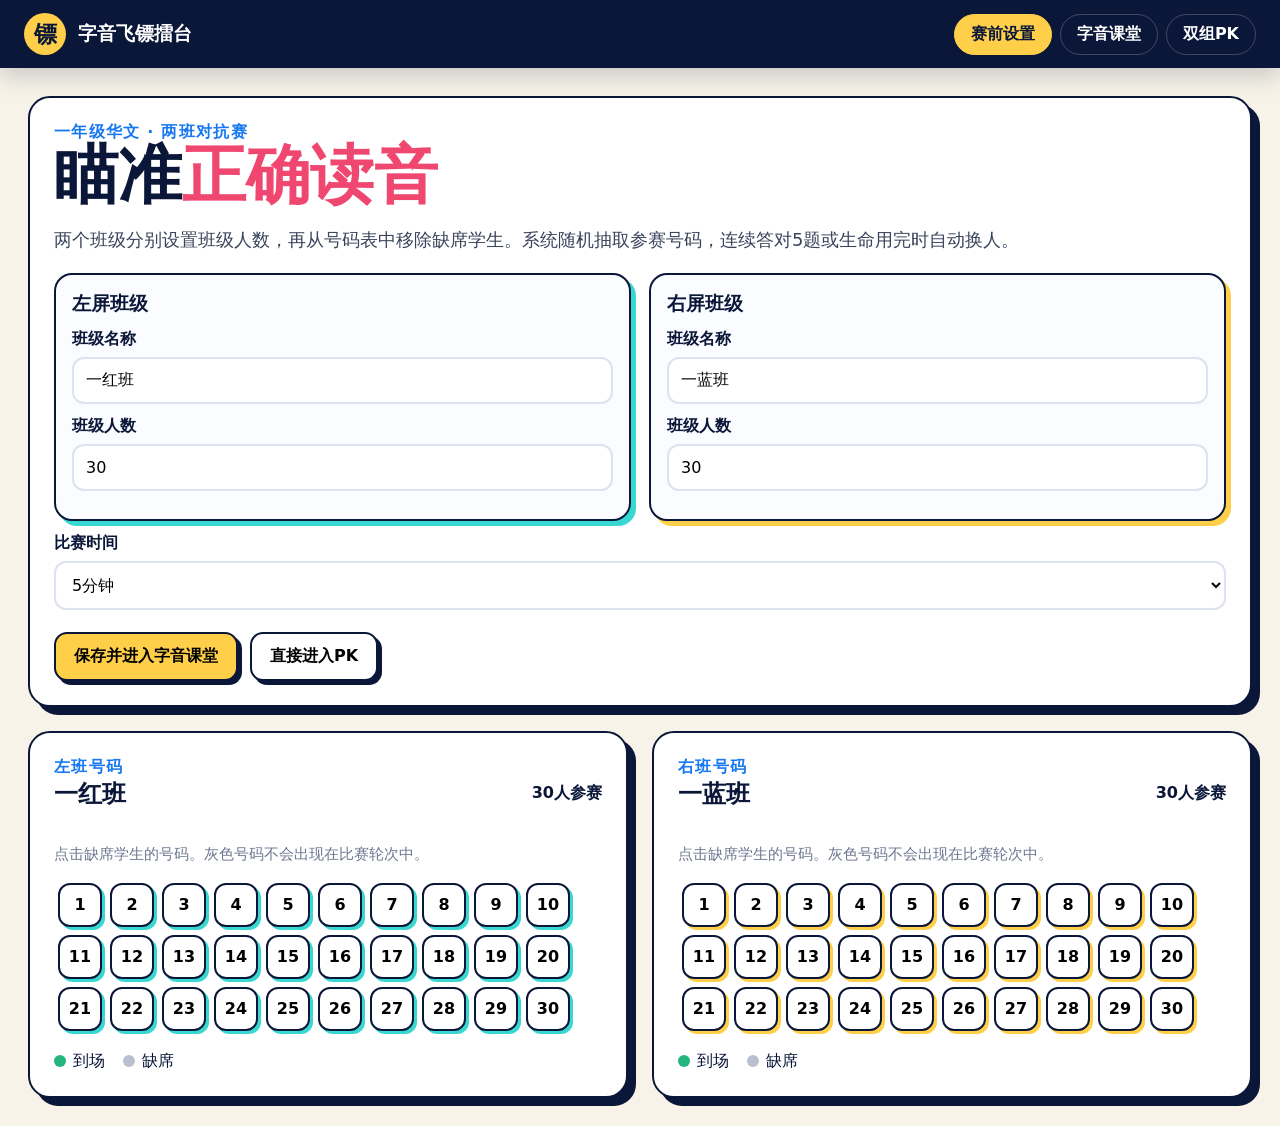
<file: duoyin.html>
<!doctype html>
<html lang="zh-CN">
<head>
  <meta charset="utf-8">
  <meta name="viewport" content="width=device-width, initial-scale=1">
  <meta name="description" content="一年级多音多义字双组飞镖射气球互动课件">
  <title>字音飞镖擂台</title>
  <link rel="icon" type="image/svg+xml" href="data:image/svg+xml,%3Csvg xmlns='http://www.w3.org/2000/svg' viewBox='0 0 64 64'%3E%3Crect width='64' height='64' rx='15' fill='%230b1739'/%3E%3Ccircle cx='32' cy='27' r='17' fill='%23ffcf4a'/%3E%3Cpath d='M32 44v12' stroke='%23f7f3e8' stroke-width='4'/%3E%3Cpath d='M18 27h28M32 13v28' stroke='%23ef476f' stroke-width='4'/%3E%3C/svg%3E">
  <style>
    :root{--ink:#0b1739;--paper:#f7f3e8;--yellow:#ffcf4a;--red:#ef476f;--cyan:#39d7d1;--blue:#1778f2;--green:#24b47e;--muted:#6d7790;--line:#dce2ef}
    *{box-sizing:border-box} body{margin:0;font-family:"Microsoft YaHei","Noto Sans SC",system-ui,sans-serif;background:var(--paper);color:var(--ink);min-height:100vh}
    button,input,select{font:inherit} button{cursor:pointer} button:disabled{cursor:not-allowed;opacity:.5}
    .app{min-height:100vh}.topbar{height:68px;padding:0 24px;background:var(--ink);color:white;display:flex;align-items:center;justify-content:space-between;gap:16px;position:sticky;top:0;z-index:20;box-shadow:0 8px 24px #0b173933}
    .brand{display:flex;align-items:center;gap:12px;font-size:1.18rem;font-weight:900}.brand-mark{display:grid;place-items:center;width:42px;height:42px;border-radius:50%;background:var(--yellow);color:var(--ink);font-size:1.45rem}.nav{display:flex;gap:8px}.nav button{border:1px solid #ffffff36;background:transparent;color:white;border-radius:999px;padding:9px 16px;font-weight:800}.nav button.active{background:var(--yellow);color:var(--ink);border-color:var(--yellow)}
    main{max-width:1500px;margin:auto;padding:28px}.view{display:none}.view.active{display:block}
    .setup-grid{display:grid;grid-template-columns:repeat(2,minmax(0,1fr));gap:24px;align-items:start}.setup-config{grid-column:1/-1}.class-settings{display:grid;grid-template-columns:1fr 1fr;gap:18px}.class-box{border:2px solid var(--ink);border-radius:18px;padding:16px;background:#fbfcff}.class-box.a{box-shadow:5px 5px 0 var(--cyan)}.class-box.b{box-shadow:5px 5px 0 var(--yellow)}.class-box h3{margin:0 0 4px}.panel{background:white;border:2px solid var(--ink);border-radius:22px;box-shadow:8px 8px 0 var(--ink);padding:24px}.panel h1,.panel h2,.panel h3{margin-top:0}.eyebrow{font-weight:900;color:var(--blue);letter-spacing:.08em}.title{font-size:clamp(2rem,5vw,4.8rem);line-height:1;margin:.25em 0}.title .accent{color:var(--red)}.lead{font-size:1.12rem;line-height:1.7;color:#39435b}.field{display:grid;gap:7px;margin:12px 0}.field label{font-weight:900}.field input,.field select{width:100%;border:2px solid var(--line);border-radius:12px;padding:12px;background:white}.field input:focus,.field select:focus{outline:3px solid #39d7d155;border-color:var(--cyan)}.row{display:grid;grid-template-columns:1fr 1fr;gap:14px}
    .roster-head{display:flex;align-items:center;justify-content:space-between;gap:12px}.roster-help{color:var(--muted);font-size:.92rem}.numbers{display:flex;flex-wrap:wrap;gap:8px;max-height:260px;overflow:auto;padding:4px}.num{width:44px;height:44px;border:2px solid var(--ink);border-radius:12px;background:white;font-weight:900}.roster-panel.a .num{box-shadow:3px 3px 0 var(--cyan)}.roster-panel.b .num{box-shadow:3px 3px 0 var(--yellow)}.num.absent{background:#e8ebf2;color:#9ca4b5;text-decoration:line-through;box-shadow:none!important;border-color:#b8c0d0}.legend{display:flex;gap:18px;margin-top:16px;flex-wrap:wrap}.legend span{display:flex;align-items:center;gap:7px}.dot{width:12px;height:12px;border-radius:50%;background:var(--green)}.dot.abs{background:#b8c0d0}
    .primary,.secondary,.danger,.teacher-btn{border:2px solid var(--ink);border-radius:13px;padding:12px 18px;font-weight:900;box-shadow:4px 4px 0 var(--ink)}.primary{background:var(--yellow)}.secondary{background:white}.danger{background:var(--red);color:white}.primary:active,.secondary:active,.danger:active,.teacher-btn:active{transform:translate(3px,3px);box-shadow:1px 1px 0 var(--ink)}.actions{display:flex;gap:12px;flex-wrap:wrap;margin-top:22px}
    #lesson{font-family:"KaiTi","STKaiti","Kaiti SC","DFKai-SB",serif}.lesson-head{display:flex;align-items:end;justify-content:space-between;gap:20px;margin-bottom:18px}.lesson-head h1{font-size:clamp(2rem,4vw,3.6rem);margin:0}.progress-pill{background:var(--ink);color:white;padding:10px 16px;border-radius:999px;font-weight:900}.lesson-layout{display:grid;grid-template-columns:210px 1fr;gap:22px}.char-tabs{display:grid;gap:10px;align-content:start;position:sticky;top:94px}.char-tab{border:2px solid var(--ink);border-radius:14px;background:white;padding:12px;font-size:1.1rem;font-weight:900;text-align:left}.char-tab.active{background:var(--yellow);box-shadow:4px 4px 0 var(--ink)}
    .teach-card{background:var(--ink);border-radius:26px;color:white;padding:30px;min-height:500px;position:relative;overflow:hidden}.teach-card:after{content:"";position:absolute;width:260px;height:260px;border:46px solid #ffffff0d;border-radius:50%;right:-60px;bottom:-90px}.big-char{font-size:clamp(5rem,13vw,11rem);font-weight:900;color:var(--yellow);line-height:1}.reading-grid{display:grid;grid-template-columns:repeat(2,minmax(0,1fr));gap:18px;position:relative;z-index:1}.reading{background:white;color:var(--ink);border-radius:18px;padding:28px;border-left:9px solid var(--cyan)}.reading:nth-child(2){border-left-color:var(--red)}.pinyin{font-size:clamp(3rem,4.4vw,4rem);font-weight:900;line-height:1.1}.words{display:flex;flex-wrap:wrap;gap:12px;margin:20px 0}.word{background:#edf9f8;border-radius:999px;padding:11px 19px;font-size:clamp(1.85rem,2.5vw,2.3rem);line-height:1.2;font-weight:900}.meaning{font-size:clamp(1.7rem,2.2vw,2rem);line-height:1.55;color:#303950;font-weight:700}.source-note{position:relative;z-index:1;margin-top:20px;color:#c7d0e7}.lesson-controls{display:flex;gap:12px;margin-top:18px;justify-content:flex-end}
    .game-shell{display:grid;gap:14px}.scoreboard{display:grid;grid-template-columns:1fr auto 1fr;gap:18px;align-items:center;background:var(--ink);color:white;border-radius:22px;padding:15px 22px}.score-team{display:flex;align-items:center;justify-content:space-between;gap:12px}.score-team.right{flex-direction:row-reverse}.score-name{font-size:1.2rem;font-weight:900}.score{font-size:2.2rem;font-weight:900;color:var(--yellow)}.clock{text-align:center;background:white;color:var(--ink);border-radius:16px;padding:8px 18px;min-width:132px}.clock-label{font-size:.75rem;font-weight:900;color:var(--muted)}.clock-value{font-variant-numeric:tabular-nums;font-size:2rem;font-weight:900}
    .arenas{display:grid;grid-template-columns:1fr 1fr;gap:14px}.arena{position:relative;background:white;border:3px solid var(--ink);border-radius:24px;min-height:550px;padding:18px;overflow:hidden}.arena.a{box-shadow:-8px 8px 0 var(--cyan)}.arena.b{box-shadow:8px 8px 0 var(--yellow)}.playerbar{display:flex;align-items:center;justify-content:space-between;gap:10px}.player{font-weight:900;font-size:1.15rem}.combo{background:#efe9ff;color:#6c49aa;padding:6px 10px;border-radius:999px;font-weight:900}.lives{font-size:1.3rem;letter-spacing:.08em}.prompt{margin:18px auto 2px;text-align:center}.prompt-label{font-size:.88rem;color:var(--muted);font-weight:900}.prompt-word{font-size:clamp(2.6rem,5vw,5.5rem);font-weight:900;margin:4px 0}.prompt-hint{font-size:1rem;color:#566078}.balloons{display:grid;grid-template-columns:1fr 1fr;gap:18px;margin:12px auto;max-width:560px}.balloon{--balloon-fill:#e9d7ff;--balloon-dark:#c8a8ef;position:relative;border:0;background:transparent;height:220px;color:var(--ink);font-weight:900;transition:transform .18s;isolation:isolate}.balloon.pastel-1{--balloon-fill:#f8cfe0;--balloon-dark:#e8a9c3}.balloon.pastel-2{--balloon-fill:#cfe9ff;--balloon-dark:#9cc8ef}.balloon.pastel-3{--balloon-fill:#d7f3e5;--balloon-dark:#9fd8bd}.balloon.pastel-4{--balloon-fill:#eadcff;--balloon-dark:#c4a9ed}.balloon-art{position:absolute;width:178px;height:218px;left:50%;top:0;transform:translateX(-50%);z-index:0;filter:drop-shadow(0 10px 8px #0b173929)}.balloon-label{position:relative;z-index:2;display:grid;place-items:center;height:150px;font-size:clamp(1.45rem,3vw,2.35rem);line-height:1;padding:0 18px}.balloon:hover{transform:translateY(-7px) rotate(2deg)}.burst-particles{position:absolute;left:50%;top:35%;z-index:4;font-size:3rem;color:#ffd45f;opacity:0;transform:translate(-50%,-50%) scale(.2);pointer-events:none;white-space:nowrap}.balloon.pop .balloon-art{animation:balloonBurst .48s ease-out forwards}.balloon.pop .balloon-label{animation:labelBurst .48s ease-out forwards}.balloon.pop .burst-particles{animation:burstFx .55s ease-out forwards}.feedback{text-align:center;min-height:34px;font-size:1.15rem;font-weight:900}.feedback.good{color:var(--green)}.feedback.bad{color:var(--red)}.dart{position:absolute;font-size:3rem;left:50%;bottom:15px;opacity:0;pointer-events:none}.dart.fly-left{animation:flyLeft .42s ease-out}.dart.fly-right{animation:flyRight .42s ease-out}
    @keyframes balloonBurst{0%{transform:translateX(-50%) scale(1)}35%{transform:translateX(-50%) scale(1.18)}65%{filter:brightness(1.5) drop-shadow(0 0 18px #fff)}100%{transform:translateX(-50%) scale(.08) rotate(18deg);opacity:0}}@keyframes labelBurst{0%{transform:scale(1)}35%{transform:scale(1.18)}100%{transform:scale(.08) rotate(18deg);opacity:0}}@keyframes burstFx{0%{opacity:0;transform:translate(-50%,-50%) scale(.2)}35%{opacity:1}100%{opacity:0;transform:translate(-50%,-50%) scale(2.6) rotate(25deg)}}@keyframes flyLeft{0%{opacity:1;transform:translate(-20px,0) rotate(-35deg)}100%{opacity:1;transform:translate(-180px,-260px) rotate(-35deg)}}@keyframes flyRight{0%{opacity:1;transform:translate(20px,0) rotate(-35deg)}100%{opacity:1;transform:translate(180px,-260px) rotate(-35deg)}}
    .team-pause{position:absolute;inset:0;background:#0b1739ee;color:white;z-index:5;display:none;place-items:center;text-align:center;padding:24px}.team-pause.show{display:grid}.pause-card h3{font-size:2rem;margin-bottom:8px}.pause-card p{color:#d5dbeb}.team-start{margin-top:10px}.class-overlay{position:fixed;inset:68px 0 0;background:#0b1739e8;color:white;z-index:30;display:none;place-items:center;text-align:center}.class-overlay.show{display:grid}.class-overlay .pause-icon{font-size:6rem}.class-overlay h2{font-size:3rem;margin:.2em}.teacher-dock{background:#eaf0ff;border:2px solid var(--ink);border-radius:18px;padding:12px 16px;display:flex;align-items:center;justify-content:space-between;gap:14px;flex-wrap:wrap}.teacher-actions{display:flex;gap:8px;flex-wrap:wrap}.teacher-btn{background:white;padding:9px 13px;box-shadow:3px 3px 0 var(--ink)}.teacher-btn.pause{background:var(--red);color:white}.game-state{font-weight:900}.winner{position:fixed;inset:68px 0 0;background:#0b1739f2;color:white;z-index:40;display:none;place-items:center;text-align:center;padding:25px}.winner.show{display:grid}.trophy{font-size:6rem}.winner h2{font-size:clamp(2.5rem,6vw,5rem);margin:.15em}.winner-scores{font-size:1.35rem;margin-bottom:20px}
    .toast{position:fixed;right:22px;top:86px;background:var(--ink);color:white;padding:12px 17px;border-radius:13px;font-weight:900;z-index:60;transform:translateY(-20px);opacity:0;transition:.2s;pointer-events:none}.toast.show{opacity:1;transform:none}.small{font-size:.9rem;color:var(--muted)}
    @media(max-width:900px){main{padding:16px}.setup-grid,.lesson-layout,.class-settings{grid-template-columns:1fr}.setup-config{grid-column:auto}.char-tabs{position:static;display:flex;overflow:auto}.char-tab{min-width:68px;text-align:center}.arenas{grid-template-columns:1fr}.arena{min-height:500px}.scoreboard{grid-template-columns:1fr 120px 1fr}.topbar{padding:0 12px}.brand span:last-child{display:none}.nav button{padding:8px 10px}.reading-grid{grid-template-columns:1fr}.teach-card{min-height:auto}.balloons{max-width:450px}}
    @media(max-width:620px){.row{grid-template-columns:1fr}.scoreboard{gap:6px;padding:12px}.score-team,.score-team.right{display:block;text-align:center}.score-name{font-size:.88rem}.score{font-size:1.7rem}.clock{min-width:94px;padding:6px}.clock-value{font-size:1.4rem}.balloon{height:190px}.balloon-art{width:152px;height:188px}.balloon-label{height:130px}.title{font-size:2.8rem}}
  </style>
</head>
<body>
<div class="app">
  <header class="topbar">
    <div class="brand"><span class="brand-mark">镖</span><span>字音飞镖擂台</span></div>
    <nav class="nav" aria-label="课件导航">
      <button data-view="setup" class="active">赛前设置</button>
      <button data-view="lesson">字音课堂</button>
      <button data-view="game">双组PK</button>
    </nav>
  </header>
  <main>
    <section id="setup" class="view active">
      <div class="setup-grid">
        <div class="panel setup-config">
          <div class="eyebrow">一年级华文 · 两班对抗赛</div>
          <h1 class="title">瞄准<span class="accent">正确读音</span></h1>
          <p class="lead">两个班级分别设置班级人数，再从号码表中移除缺席学生。系统随机抽取参赛号码，连续答对5题或生命用完时自动换人。</p>
          <div class="class-settings">
            <section class="class-box a">
              <h3>左屏班级</h3>
              <div class="field"><label for="teamAName">班级名称</label><input id="teamAName" value="一红班" maxlength="12"></div>
              <div class="field"><label for="classTotalA">班级人数</label><input id="classTotalA" type="number" min="1" max="80" value="30"></div>
            </section>
            <section class="class-box b">
              <h3>右屏班级</h3>
              <div class="field"><label for="teamBName">班级名称</label><input id="teamBName" value="一蓝班" maxlength="12"></div>
              <div class="field"><label for="classTotalB">班级人数</label><input id="classTotalB" type="number" min="1" max="80" value="30"></div>
            </section>
          </div>
          <div class="field"><label for="gameMinutes">比赛时间</label><select id="gameMinutes"><option value="3">3分钟</option><option value="5" selected>5分钟</option><option value="8">8分钟</option><option value="10">10分钟</option></select></div>
          <div class="actions"><button class="primary" id="saveSetup">保存并进入字音课堂</button><button class="secondary" id="quickGame">直接进入PK</button></div>
        </div>
        <div class="panel roster-panel a">
          <div class="roster-head"><div><div class="eyebrow">左班号码</div><h2 id="rosterNameA">一红班</h2></div><strong id="presentCountA">30人参赛</strong></div>
          <p class="roster-help">点击缺席学生的号码。灰色号码不会出现在比赛轮次中。</p>
          <div class="numbers" id="numbersA" aria-label="左班学生号码"></div>
          <div class="legend"><span><i class="dot"></i>到场</span><span><i class="dot abs"></i>缺席</span></div>
        </div>
        <div class="panel roster-panel b">
          <div class="roster-head"><div><div class="eyebrow">右班号码</div><h2 id="rosterNameB">一蓝班</h2></div><strong id="presentCountB">30人参赛</strong></div>
          <p class="roster-help">点击缺席学生的号码。灰色号码不会出现在比赛轮次中。</p>
          <div class="numbers" id="numbersB" aria-label="右班学生号码"></div>
          <div class="legend"><span><i class="dot"></i>到场</span><span><i class="dot abs"></i>缺席</span></div>
        </div>
      </div>
    </section>

    <section id="lesson" class="view">
      <div class="lesson-head"><div><div class="eyebrow">第一部分</div><h1>多音多义字学习站</h1></div><div class="progress-pill"><span id="lessonIndex">1</span> / 8</div></div>
      <div class="lesson-layout">
        <div class="char-tabs" id="charTabs"></div>
        <div>
          <article class="teach-card" id="teachCard"></article>
          <div class="lesson-controls"><button class="secondary" id="prevChar">上一个</button><button class="primary" id="nextChar">下一个</button><button class="danger" id="toGame">开始双组PK</button></div>
        </div>
      </div>
    </section>

    <section id="game" class="view">
      <div class="game-shell">
        <div class="scoreboard">
          <div class="score-team"><span class="score-name" id="scoreNameA">闪电队</span><strong class="score" id="scoreA">0</strong></div>
          <div class="clock"><div class="clock-label">剩余时间</div><div class="clock-value" id="clock">05:00</div></div>
          <div class="score-team right"><span class="score-name" id="scoreNameB">火箭队</span><strong class="score" id="scoreB">0</strong></div>
        </div>
        <div class="arenas">
          <section class="arena a" id="arenaA" aria-label="左组比赛区">
            <div class="playerbar"><div class="player">选手 <span id="playerA">1号</span></div><div class="combo" id="comboA">连击 0/5</div><div class="lives" id="livesA" aria-label="三次生命">♥♥♥</div></div>
            <div class="prompt"><div class="prompt-label">词语出现了！射中正确的拼音气球</div><div class="prompt-word" id="promptA">树干</div><div class="prompt-hint" id="hintA">树木的主体部分</div></div>
            <div class="balloons" id="balloonsA"></div><div class="feedback" id="feedbackA"></div><span class="dart" id="dartA">➶</span>
            <div class="team-pause show" id="pauseA"><div class="pause-card"><h3 id="pauseTitleA">1号准备</h3><p id="pauseTextA">每位同学有3次生命。准备好后点击开始。</p><button class="primary team-start" data-team="A">开始挑战</button></div></div>
          </section>
          <section class="arena b" id="arenaB" aria-label="右组比赛区">
            <div class="playerbar"><div class="player">选手 <span id="playerB">1号</span></div><div class="combo" id="comboB">连击 0/5</div><div class="lives" id="livesB" aria-label="三次生命">♥♥♥</div></div>
            <div class="prompt"><div class="prompt-label">词语出现了！射中正确的拼音气球</div><div class="prompt-word" id="promptB">干花</div><div class="prompt-hint" id="hintB">失去水分的花</div></div>
            <div class="balloons" id="balloonsB"></div><div class="feedback" id="feedbackB"></div><span class="dart" id="dartB">➶</span>
            <div class="team-pause show" id="pauseB"><div class="pause-card"><h3 id="pauseTitleB">2号准备</h3><p id="pauseTextB">每位同学有3次生命。准备好后点击开始。</p><button class="primary team-start" data-team="B">开始挑战</button></div></div>
          </section>
        </div>
        <div class="teacher-dock">
          <div><strong>老师控班台</strong><div class="small game-state" id="gameState">尚未开始计时</div></div>
          <div class="teacher-actions"><button class="teacher-btn pause" id="classPause">暂停全场</button><button class="teacher-btn" data-deduct="A">左组 −5</button><button class="teacher-btn" data-deduct="B">右组 −5</button><button class="teacher-btn" id="resetGame">重新开局</button></div>
        </div>
      </div>
    </section>
  </main>
</div>
<div class="class-overlay" id="classOverlay"><div><div class="pause-icon">⏸</div><h2>全场暂停</h2><p>学生先看老师这里。计时已经停止。</p><button class="primary" id="resumeClass">继续游戏</button></div></div>
<div class="winner" id="winner"><div><div class="trophy">🏆</div><h2 id="winnerTitle">比赛结束</h2><div class="winner-scores" id="winnerScores"></div><button class="primary" id="winnerReset">再来一局</button></div></div>
<div class="toast" id="toast" role="status"></div>
<script>
  const lessons=[
    {char:'干',source:'课本第十二单元 · 第74页“比比说说”',readings:[{py:'gān',words:['干花'],meaning:'失去水分的花。这里的“干”表示没有水分。'},{py:'gàn',words:['树干'],meaning:'树木的主体部分。'}]},
    {char:'看',source:'第十二单元教学提示点名；词例为教学补充',readings:[{py:'kàn',words:['看见','看书'],meaning:'用眼睛观察，或阅读。'},{py:'kān',words:['看门','看守'],meaning:'守护、照管。'}]},
    {char:'还',source:'第十二单元教学提示点名；词例为教学补充',readings:[{py:'hái',words:['还有','还是'],meaning:'表示另外有，或仍然。'},{py:'huán',words:['还书','归还'],meaning:'把东西交回原主。'}]},
    {char:'长',source:'第十二单元教学提示点名；词例为教学补充',readings:[{py:'cháng',words:['长短','很长'],meaning:'长度大，和“短”相对。'},{py:'zhǎng',words:['长大','生长'],meaning:'发育、成长。'}]},
    {char:'种',source:'课本第十九单元 · 第127页“比比说说”',readings:[{py:'zhǒng',words:['各种','种子'],meaning:'表示种类，或植物的种子。'},{py:'zhòng',words:['种花','种树'],meaning:'把种子或植物栽进土里。'}]},
    {char:'背',source:'课本第十九单元 · 第127页“比比说说”',readings:[{py:'bēi',words:['背书包'],meaning:'用背部负载东西。'},{py:'bèi',words:['背心','背影'],meaning:'和身体背部或物体背面有关。'}]},
    {char:'只',source:'课本第二十一单元 · 第141页“读读说说”',readings:[{py:'zhī',words:['一只','两只狮子'],meaning:'用于动物等的量词。'},{py:'zhǐ',words:['只带一只'],meaning:'表示仅仅、只有。'}]},
    {char:'觉',source:'课本第二十二单元 · 第149页“读读比比”',readings:[{py:'jiào',words:['睡觉'],meaning:'进入睡眠状态。'},{py:'jué',words:['觉得','感觉'],meaning:'感到或认为。'}]}
  ];
  const questions=lessons.flatMap(item=>item.readings.flatMap(r=>r.words.map(word=>({char:item.char,word,answer:r.py,hint:r.meaning,options:item.readings.map(x=>x.py)}))));
  const state={view:'setup',minutes:5,remaining:300,running:false,classPaused:false,ended:false,lesson:0,
    A:{name:'一红班',total:30,absent:new Set(),score:0,lives:3,combo:0,roster:[],rosterIndex:0,paused:true,q:null},
    B:{name:'一蓝班',total:30,absent:new Set(),score:0,lives:3,combo:0,roster:[],rosterIndex:0,paused:true,q:null}};
  let timer=null,toastTimer=null;
  const $=id=>document.getElementById(id);
  function showView(id){state.view=id;document.querySelectorAll('.view').forEach(v=>v.classList.toggle('active',v.id===id));document.querySelectorAll('[data-view]').forEach(b=>b.classList.toggle('active',b.dataset.view===id));if(id==='lesson')renderLesson();if(id==='game')renderGame();}
  function toast(msg){$('toast').textContent=msg;$('toast').classList.add('show');clearTimeout(toastTimer);toastTimer=setTimeout(()=>$('toast').classList.remove('show'),1800)}
  function renderRoster(team){const t=state[team],totalInput=$(`classTotal${team}`);t.total=Math.max(1,Math.min(80,Number(totalInput.value)||1));totalInput.value=t.total;[...t.absent].forEach(n=>{if(n>t.total)t.absent.delete(n)});const wrap=$(`numbers${team}`);wrap.innerHTML='';for(let n=1;n<=t.total;n++){const b=document.createElement('button');b.className='num'+(t.absent.has(n)?' absent':'');b.textContent=n;b.setAttribute('aria-pressed',t.absent.has(n));b.onclick=()=>{t.absent.has(n)?t.absent.delete(n):t.absent.add(n);renderRoster(team)};wrap.appendChild(b)}const present=t.total-t.absent.size;$(`presentCount${team}`).textContent=`${present}人参赛`;$(`rosterName${team}`).textContent=$(`team${team}Name`).value.trim()||`${team==='A'?'左':'右'}班`}
  function saveSetup(){['A','B'].forEach(team=>{const t=state[team];t.name=$(`team${team}Name`).value.trim()||`${team==='A'?'左':'右'}班`;renderRoster(team);t.roster=Array.from({length:t.total},(_,i)=>i+1).filter(n=>!t.absent.has(n))});state.minutes=Number($('gameMinutes').value);state.remaining=state.minutes*60;if(!state.A.roster.length||!state.B.roster.length){toast('两个班级都需要至少一位到场学生');return false}resetGame(false);return true}
  function renderLesson(){const tabs=$('charTabs');tabs.innerHTML='';lessons.forEach((l,i)=>{const b=document.createElement('button');b.className='char-tab'+(i===state.lesson?' active':'');b.textContent=`${l.char} ${l.readings.map(r=>r.py).join(' / ')}`;b.onclick=()=>{state.lesson=i;renderLesson()};tabs.appendChild(b)});const l=lessons[state.lesson];$('lessonIndex').textContent=state.lesson+1;$('teachCard').innerHTML=`<div class="big-char">${l.char}</div><div class="reading-grid">${l.readings.map(r=>`<section class="reading"><div class="pinyin">${r.py}</div><div class="words">${r.words.map(w=>`<span class="word">${w}</span>`).join('')}</div><div class="meaning">${r.meaning}</div></section>`).join('')}</div><div class="source-note">${l.source}</div>`}
  function nextQuestion(team){const t=state[team];let q=questions[Math.floor(Math.random()*questions.length)];if(t.q&&questions.length>1){while(q.word===t.q.word)q=questions[Math.floor(Math.random()*questions.length)]}t.q=q;renderTeam(team)}
  function renderTeam(team){const t=state[team],q=t.q||questions[0];$(`scoreName${team}`).textContent=t.name;$(`score${team}`).textContent=t.score;$(`player${team}`).textContent=`${t.roster[t.rosterIndex]??1}号`;$(`lives${team}`).textContent='♥'.repeat(t.lives)+'♡'.repeat(3-t.lives);$(`combo${team}`).textContent=`连击 ${t.combo}/5`;$(`prompt${team}`).textContent=q.word;$(`hint${team}`).textContent=q.hint;const options=[...q.options].sort(()=>Math.random()-.5);const wrap=$(`balloons${team}`);wrap.innerHTML='';options.forEach((py,i)=>{const b=document.createElement('button');b.className=`balloon pastel-${((i+(team==='A'?0:2))%4)+1}`;b.innerHTML=`<svg class="balloon-art" viewBox="0 0 180 220" aria-hidden="true"><ellipse cx="90" cy="82" rx="68" ry="76" fill="var(--balloon-fill)" stroke="var(--balloon-dark)" stroke-width="4"/><ellipse cx="66" cy="48" rx="16" ry="25" fill="#fff" opacity=".38"/><path d="M82 155 L98 155 L90 172 Z" fill="var(--balloon-dark)"/><path d="M90 171 C72 188 108 197 88 216" fill="none" stroke="var(--balloon-dark)" stroke-width="4" stroke-linecap="round"/></svg><span class="balloon-label">${py}</span><span class="burst-particles" aria-hidden="true">✦ · ✧ · ✦</span>`;b.setAttribute('aria-label',`${q.word}读${py}`);b.onclick=()=>shoot(team,py,b,i);wrap.appendChild(b)});$(`pause${team}`).classList.toggle('show',t.paused)}
  function playTone(good){try{const c=new (window.AudioContext||window.webkitAudioContext)(),o=c.createOscillator(),g=c.createGain();o.frequency.value=good?660:180;o.type=good?'sine':'sawtooth';g.gain.setValueAtTime(.08,c.currentTime);g.gain.exponentialRampToValueAtTime(.001,c.currentTime+.2);o.connect(g);g.connect(c.destination);o.start();o.stop(c.currentTime+.2)}catch(e){}}
  function shoot(team,choice,button,index){const t=state[team];if(!state.running||state.classPaused||state.ended||t.paused)return;const good=choice===t.q.answer,fb=$(`feedback${team}`),dart=$(`dart${team}`);dart.className=`dart ${index===0?'fly-left':'fly-right'}`;setTimeout(()=>dart.className='dart',460);button.classList.add('pop');playTone(good);if(good){t.score+=10;t.combo++;if(t.combo>=5){fb.textContent='5连击 COMBO！+10分，换人！';fb.className='feedback good';setTimeout(()=>finishPlayer(team,'combo'),720)}else{fb.textContent=`命中！+10分 · 连击${t.combo}/5`;fb.className='feedback good';setTimeout(()=>nextQuestion(team),520)}}else{t.score=Math.max(0,t.score-2);t.lives--;t.combo=0;fb.textContent=`读音不对，答案是 ${t.q.answer}`;fb.className='feedback bad';if(t.lives<=0){setTimeout(()=>finishPlayer(team,'lives'),560)}else setTimeout(()=>nextQuestion(team),720)}$(`score${team}`).textContent=t.score;$(`lives${team}`).textContent='♥'.repeat(Math.max(0,t.lives))+'♡'.repeat(3-Math.max(0,t.lives));$(`combo${team}`).textContent=`连击 ${t.combo}/5`}
  function chooseRandomPlayer(t){if(t.roster.length<=1){t.rosterIndex=0;return}const current=t.rosterIndex;let next=current;while(next===current)next=Math.floor(Math.random()*t.roster.length);t.rosterIndex=next}
  function finishPlayer(team,reason){const t=state[team];t.paused=true;chooseRandomPlayer(t);t.lives=3;t.combo=0;const next=t.roster[t.rosterIndex];$(`pauseTitle${team}`).textContent=`随机抽中：${next}号`;$(`pauseText${team}`).textContent=reason==='combo'?'完成5连击！本组暂停，请抽中的同学上前点击“开始挑战”。':'3次生命已用完。本组暂停，请抽中的同学上前点击“开始挑战”。';renderTeam(team)}
  function startTeam(team){if(state.ended)return;const t=state[team];t.paused=false;$(`pause${team}`).classList.remove('show');$(`feedback${team}`).textContent='';if(!state.running){state.running=true;$('gameState').textContent='比赛进行中';startTimer()}nextQuestion(team)}
  function startTimer(){clearInterval(timer);timer=setInterval(()=>{if(!state.running||state.classPaused||state.ended)return;state.remaining--;renderClock();if(state.remaining<=0)endGame()},1000)}
  function renderClock(){const m=Math.floor(state.remaining/60),s=state.remaining%60;$('clock').textContent=`${String(m).padStart(2,'0')}:${String(s).padStart(2,'0')}`}
  function renderGame(){renderClock();renderTeam('A');renderTeam('B');$('classOverlay').classList.toggle('show',state.classPaused);$('winner').classList.toggle('show',state.ended)}
  function resetGame(goView=true){clearInterval(timer);state.remaining=state.minutes*60;state.running=false;state.classPaused=false;state.ended=false;['A','B'].forEach(team=>{const t=state[team];t.score=0;t.lives=3;t.combo=0;t.rosterIndex=t.roster.length?Math.floor(Math.random()*t.roster.length):0;t.paused=true;t.q=questions[Math.floor(Math.random()*questions.length)];$(`pauseTitle${team}`).textContent=`随机抽中：${t.roster[t.rosterIndex]??1}号`;$(`pauseText${team}`).textContent='每位同学有3次生命；连续答对5题也会自动换人。'});$('gameState').textContent='尚未开始计时';if(goView)showView('game');else renderGame()}
  function toggleClassPause(force){if(state.ended)return;state.classPaused=typeof force==='boolean'?force:!state.classPaused;$('classOverlay').classList.toggle('show',state.classPaused);$('gameState').textContent=state.classPaused?'全场已暂停':'比赛进行中';$('classPause').textContent=state.classPaused?'继续全场':'暂停全场'}
  function deduct(team){state[team].score=Math.max(0,state[team].score-5);$(`score${team}`).textContent=state[team].score;toast(`${state[team].name} 扣5分`)}
  function endGame(){clearInterval(timer);state.remaining=0;state.running=false;state.ended=true;renderClock();const a=state.A.score,b=state.B.score;$('winnerTitle').textContent=a===b?'平局！':`${a>b?state.A.name:state.B.name}获胜！`;$('winnerScores').textContent=`${state.A.name} ${a} 分 · ${state.B.name} ${b} 分`;$('winner').classList.add('show');$('gameState').textContent='时间到，比赛结束'}
  document.querySelectorAll('[data-view]').forEach(b=>b.onclick=()=>showView(b.dataset.view));['A','B'].forEach(team=>{$(`classTotal${team}`).addEventListener('input',()=>renderRoster(team));$(`team${team}Name`).addEventListener('input',()=>renderRoster(team))});$('saveSetup').onclick=()=>{if(saveSetup())showView('lesson')};$('quickGame').onclick=()=>{if(saveSetup())showView('game')};$('prevChar').onclick=()=>{state.lesson=(state.lesson+lessons.length-1)%lessons.length;renderLesson()};$('nextChar').onclick=()=>{state.lesson=(state.lesson+1)%lessons.length;renderLesson()};$('toGame').onclick=()=>{if(saveSetup())showView('game')};document.querySelectorAll('.team-start').forEach(b=>b.onclick=()=>startTeam(b.dataset.team));$('classPause').onclick=()=>toggleClassPause();$('resumeClass').onclick=()=>toggleClassPause(false);document.querySelectorAll('[data-deduct]').forEach(b=>b.onclick=()=>deduct(b.dataset.deduct));$('resetGame').onclick=()=>resetGame();$('winnerReset').onclick=()=>{$('winner').classList.remove('show');resetGame()};
  function registerWebMCP(){const ctx=document.modelContext;if(!ctx?.registerTool)return;const safeTeam=v=>{if(v!=='A'&&v!=='B')throw new Error('team必须是A或B');return v};try{ctx.registerTool({name:'configure_match',title:'设置两班比赛',description:'设置两个班级各自的名称、班级人数和比赛分钟数。',inputSchema:{type:'object',properties:{teamA:{type:'string'},teamATotal:{type:'integer',minimum:1,maximum:80},teamB:{type:'string'},teamBTotal:{type:'integer',minimum:1,maximum:80},minutes:{type:'integer',enum:[3,5,8,10]}},required:['teamA','teamATotal','teamB','teamBTotal','minutes'],additionalProperties:false},annotations:{readOnlyHint:false,untrustedContentHint:false},execute:({teamA,teamATotal,teamB,teamBTotal,minutes})=>{$('teamAName').value=teamA;$('classTotalA').value=teamATotal;$('teamBName').value=teamB;$('classTotalB').value=teamBTotal;$('gameMinutes').value=minutes;renderRoster('A');renderRoster('B');saveSetup();return{configured:true,teamA,teamATotal,teamB,teamBTotal,minutes}}});ctx.registerTool({name:'pause_class_match',title:'暂停或继续全场',description:'暂停或继续当前双班比赛，并同步更新老师控班画面。',inputSchema:{type:'object',properties:{paused:{type:'boolean'}},required:['paused'],additionalProperties:false},annotations:{readOnlyHint:false,untrustedContentHint:false},execute:({paused})=>{toggleClassPause(paused);return{paused:state.classPaused,remaining:state.remaining}}});ctx.registerTool({name:'deduct_team_score',title:'班级扣分',description:'从指定班级扣除5分，最低为0分。',inputSchema:{type:'object',properties:{team:{type:'string',enum:['A','B']}},required:['team'],additionalProperties:false},annotations:{readOnlyHint:false,untrustedContentHint:false},execute:({team})=>{team=safeTeam(team);deduct(team);return{team,score:state[team].score}}})}catch(e){console.warn('WebMCP registration unavailable',e)}}
  renderRoster('A');renderRoster('B');renderLesson();state.A.roster=Array.from({length:30},(_,i)=>i+1);state.B.roster=Array.from({length:30},(_,i)=>i+1);resetGame(false);registerWebMCP();
</script>
</body>
</html>
</file>
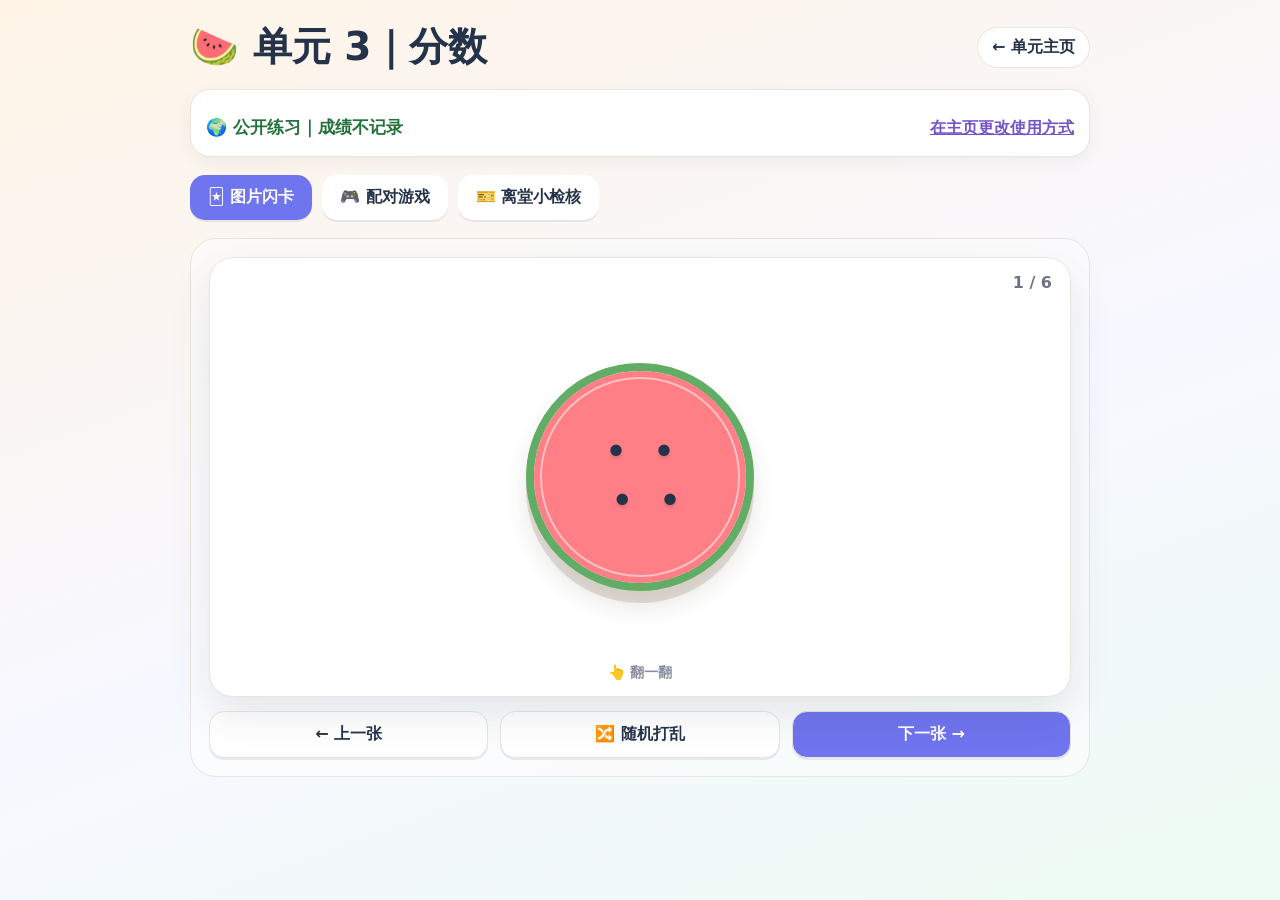
<file: year1-fractions.html>
<!DOCTYPE html>
<html lang="zh-CN">
<head>
  <meta charset="UTF-8">
  <meta name="viewport" content="width=device-width,initial-scale=1">
  <meta http-equiv="refresh" content="0;url=units/unit3-fractions.html">
  <title>正在打开分数练习</title>
  <script>location.replace("units/unit3-fractions.html"+location.search+location.hash)</script>
</head>
<body>
  <p><a href="units/unit3-fractions.html">打开一年级分数练习</a></p>
</body>
</html>
</file>
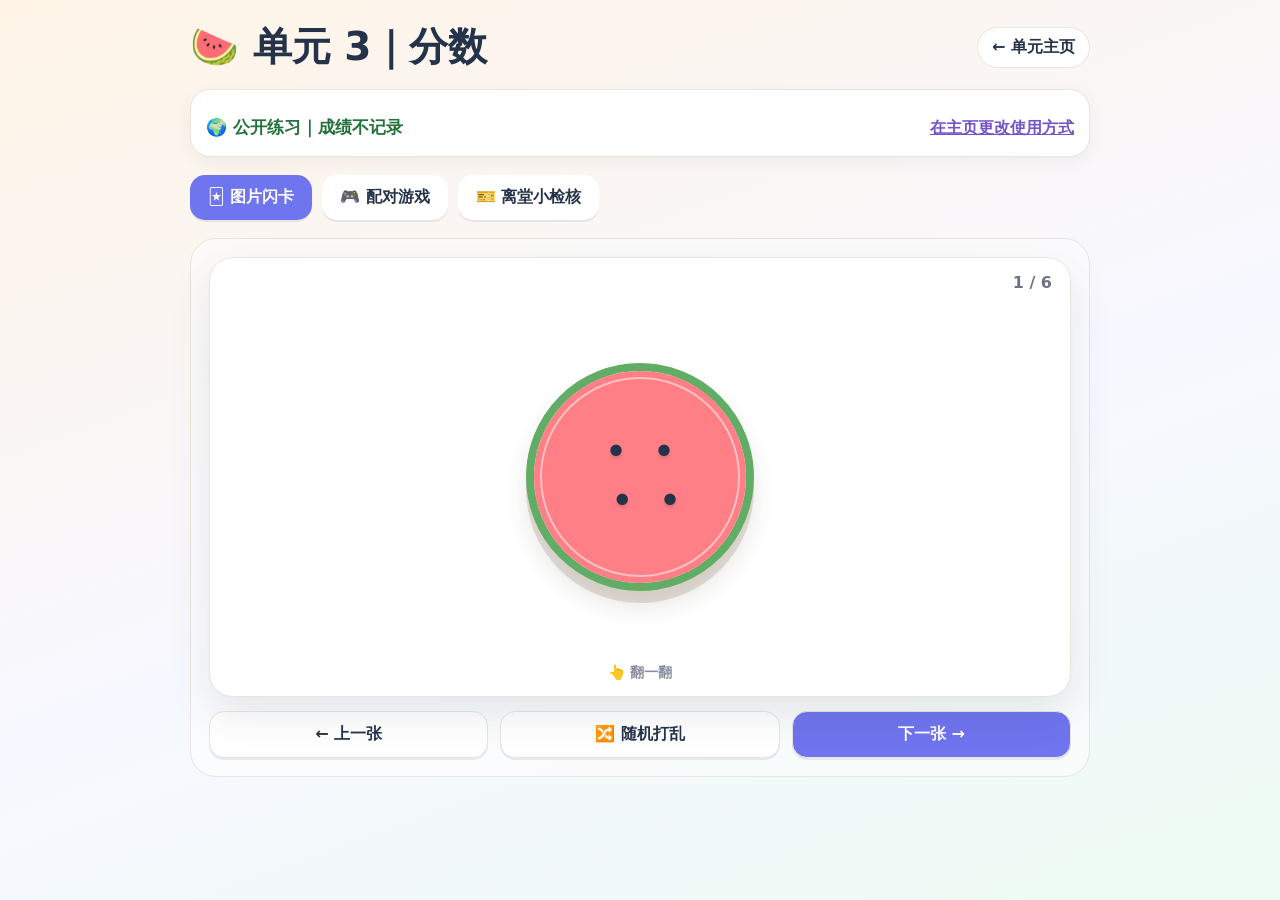
<file: units/unit3-fractions.html>
<!DOCTYPE html>
<html lang="zh-CN">
<head>
<meta charset="UTF-8">
<meta name="viewport" content="width=device-width, initial-scale=1.0">
<title>一年级数学｜单元 3 分数</title>
<style>
:root{
  --ink:#24324a;--muted:#6d7484;--paper:#fffdf8;--peach:#ff8b65;
  --purple:#6f74ef;--green:#57b777;--line:#e9e5dc;--shadow:0 16px 40px rgba(54,62,92,.12)
}
*{box-sizing:border-box}
body{
  margin:0;color:var(--ink);font-family:"Noto Sans SC","Microsoft YaHei",system-ui,sans-serif;
  background:linear-gradient(160deg,#fff4e6 0%,#f7f8ff 55%,#edfbf3 100%);min-height:100vh
}
button{font:inherit}
.app{width:min(940px,100%);margin:auto;padding:20px}
.header{display:flex;justify-content:space-between;align-items:center;gap:14px;flex-wrap:wrap}
h1{font-size:clamp(25px,5vw,39px);margin:0}.subtitle{color:var(--muted);margin-top:5px;font-weight:650}
.badge{background:#fff;border:1px solid var(--line);border-radius:99px;padding:9px 14px;font-weight:800;text-decoration:none;color:var(--ink)}
.public-note{margin:14px 0;padding:11px 14px;border-radius:14px;background:#eaf8ee;color:#24713b;font-weight:850;text-align:center}
.tabs{display:flex;gap:10px;margin:18px 0;flex-wrap:wrap}
.tab,.control,.again{
  border:0;border-radius:15px;padding:12px 18px;background:#fff;color:var(--ink);font-weight:850;
  cursor:pointer;box-shadow:0 2px 0 rgba(36,50,74,.09)
}
.tab.active,.control.primary,.again{background:var(--purple);color:#fff}
.panel{display:none}.panel.active{display:block}

/* 公开练习 / 班级登录 */
.access-card{background:#fff;border:1px solid var(--line);border-radius:20px;padding:15px;margin:15px 0 17px;box-shadow:0 5px 16px rgba(55,62,90,.06)}
.access-choice{display:grid;grid-template-columns:1fr 1fr;gap:10px}
.access-btn{border:2px solid transparent;border-radius:14px;padding:12px;background:#f5f6fb;color:var(--ink);font-weight:950;cursor:pointer}
.access-btn small{display:block;margin-top:3px;color:var(--muted);font-weight:750}.access-btn.active{border-color:var(--purple);background:#eef0ff;color:#5055c4}
.class-login{display:grid;grid-template-columns:1fr 120px auto;gap:9px;align-items:end;margin-top:13px;padding-top:13px;border-top:1px solid var(--line)}
.login-field{display:grid;gap:5px}.login-field label{font-size:14px;font-weight:900}.login-field input{width:100%;border:2px solid #d9dce7;border-radius:11px;padding:10px 11px;font-size:17px;outline:none;text-transform:uppercase}.login-field input:focus{border-color:var(--purple)}
.lookup-btn{border:0;border-radius:11px;padding:11px 14px;background:var(--purple);color:#fff;font-weight:900;cursor:pointer}.lookup-btn:disabled{opacity:.55;cursor:wait}
.student-row{display:flex;align-items:center;justify-content:space-between;gap:10px;flex-wrap:wrap;margin-top:11px}
.student-display{font-size:17px;font-weight:950;color:#24713b;min-height:25px}.student-display.error{color:#c34b45}
.logout-btn{border:0;background:none;color:#7652c7;font-weight:850;cursor:pointer;text-decoration:underline}

/* 闪卡 */
.flash-shell{background:rgba(255,255,255,.58);border:1px solid var(--line);border-radius:26px;padding:18px}
.scene{height:440px;perspective:1200px;cursor:pointer;outline:none}
.flashcard{width:100%;height:100%;position:relative;transform-style:preserve-3d;transition:transform .55s cubic-bezier(.2,.75,.25,1)}
.flashcard.flipped{transform:rotateY(180deg)}
.face{
  position:absolute;inset:0;backface-visibility:hidden;-webkit-backface-visibility:hidden;background:#fff;
  border:1px solid var(--line);border-radius:24px;box-shadow:var(--shadow);display:flex;align-items:center;
  justify-content:center;text-align:center;padding:25px;overflow:hidden
}
.back{transform:rotateY(180deg);flex-direction:column;background:linear-gradient(145deg,#fff 0%,#fff8e9 100%)}
.counter{position:absolute;right:18px;top:15px;color:var(--muted);font-weight:800}
.flip-hint{position:absolute;bottom:14px;color:#8a8fa0;font-size:14px;font-weight:750}
.answer-name{font-size:clamp(42px,9vw,68px);font-weight:950;margin:0}
.answer-number{font-size:clamp(32px,7vw,49px);color:var(--purple);font-weight:950;margin:2px 0 4px}
.answer-note{font-size:clamp(20px,4vw,27px);font-weight:850;background:#fff;border:2px solid #f1d58f;border-radius:17px;padding:10px 20px}
.back-picture{margin:0 0 6px}.back-picture .picture{width:135px;height:135px}
.controls{display:flex;justify-content:space-between;gap:12px;margin-top:14px;flex-wrap:wrap}
.control{border:1px solid var(--line);flex:1 1 120px}

/* 单一完整物体的插画式分数图片 */
.picture{width:260px;height:260px;display:flex;align-items:center;justify-content:center;position:relative}
.picture.small{width:124px;height:124px}
.food-object{
  --active:#ffd76a;--empty:#fff8e9;--edge:#d89539;
  width:88%;height:88%;display:grid;overflow:hidden;position:relative;background:var(--empty);
  border:8px solid var(--edge);box-shadow:0 12px 0 rgba(95,61,30,.16),0 16px 23px rgba(66,54,40,.12),inset 0 0 0 4px rgba(255,255,255,.38)
}
.food-object.round{border-radius:50%}.food-object.rect{height:70%;border-radius:28px}
.food-object.parts-1{grid-template-columns:1fr}
.food-object.parts-2{grid-template-columns:repeat(2,1fr)}
.food-object.parts-4{grid-template-columns:repeat(2,1fr);grid-template-rows:repeat(2,1fr)}
.food-part{min-width:0;position:relative;display:flex;align-items:center;justify-content:center;background:var(--active)}
.food-part.empty{background:var(--empty)}
.food-object.parts-2 .food-part:first-child{border-right:3px dashed #747474}
.food-object.parts-4 .food-part:nth-child(odd){border-right:3px dashed #747474}
.food-object.parts-4 .food-part:nth-child(-n+2){border-bottom:3px dashed #747474}
.food-mark{white-space:pre;text-align:center;font-size:clamp(24px,5vw,39px);line-height:1.25;filter:drop-shadow(0 3px 1px rgba(60,42,28,.14))}
.food-part.empty .food-mark{visibility:hidden}
.food-object.pizza{--active:#ffd96c;--empty:#fff7e8;--edge:#d99538}
.food-object.cake{--active:#ffb5c5;--empty:#fff2f4;--edge:#cc7c83}
.food-object.watermelon{--active:#ff7f87;--empty:#fff2ed;--edge:#62ad65}
.food-object.chocolate{--active:#a86643;--empty:#f5ece7;--edge:#72412d}
.food-object.orange{--active:#ffad3f;--empty:#fff4df;--edge:#e38324}
.food-object.pie{--active:#c68ce7;--empty:#f8f0fa;--edge:#b77a45}
.food-object.sandwich{--active:#f7cf69;--empty:#fff8e9;--edge:#c88c42}
.food-object::after{content:"";position:absolute;inset:6px;border:2px solid rgba(255,255,255,.5);border-radius:inherit;pointer-events:none}
.picture.small .food-object,.back-picture .food-object{border-width:5px;box-shadow:0 6px 0 rgba(95,61,30,.13),0 8px 12px rgba(66,54,40,.09)}
.picture.small .food-mark,.back-picture .food-mark{font-size:17px}
.picture.small .food-object.parts-2 .food-part:first-child,.back-picture .food-object.parts-2 .food-part:first-child{border-right-width:2px}
.picture.small .food-object.parts-4 .food-part:nth-child(odd),.back-picture .food-object.parts-4 .food-part:nth-child(odd){border-right-width:2px}
.picture.small .food-object.parts-4 .food-part:nth-child(-n+2),.back-picture .food-object.parts-4 .food-part:nth-child(-n+2){border-bottom-width:2px}

/* 配对游戏 */
.game-card{background:rgba(255,255,255,.78);border:1px solid var(--line);border-radius:25px;padding:20px;box-shadow:var(--shadow)}
.mode-box{display:grid;grid-template-columns:repeat(2,1fr);gap:10px;margin-bottom:12px}
.mode-btn{border:3px solid transparent;border-radius:14px;padding:12px;background:#fff;color:var(--ink);font-weight:950;cursor:pointer;box-shadow:0 3px 12px rgba(55,62,90,.07)}
.mode-btn.active{border-color:var(--green);background:#ecf9ef;color:#24713b}
.mode-btn small{display:block;margin-top:3px;color:var(--muted);font-weight:750}
.difficulty-box{display:grid;grid-template-columns:repeat(3,minmax(0,1fr));gap:9px;margin-bottom:16px;padding:12px;background:#f5f6fb;border-radius:16px}
.difficulty-btn{min-height:46px;border:2px solid transparent;border-radius:12px;padding:9px 13px;background:#fff;color:var(--ink);font-weight:900;cursor:pointer}
.difficulty-btn.active{border-color:var(--purple);background:#eceeff;color:#4d52c9}
.game-top{display:flex;align-items:center;justify-content:space-between;gap:12px;flex-wrap:wrap;margin-bottom:14px}
.game-title{font-size:clamp(22px,5vw,30px);font-weight:950}.instruction{color:var(--muted);font-weight:800}
.status-row{display:flex;gap:8px;flex-wrap:wrap}.score-pill,.group-pill{background:#eef8f0;color:#24713b;border-radius:99px;padding:9px 14px;font-weight:900}
.group-pill{background:#fff4db;color:#8a5a00}
.challenge-stars{min-width:112px;border:2px solid #f1cd69;border-radius:99px;background:#fff8db;color:#e19a16;padding:7px 11px;text-align:center;font-size:23px;line-height:1;font-weight:950}
.star-progress{display:inline-flex;align-items:center;justify-content:center;gap:7px}.progress-star{display:inline-block}.progress-star.pending{filter:grayscale(1);opacity:.22}.progress-star.done{filter:none;opacity:1}
.match-board{display:grid;grid-template-columns:1fr 1fr;gap:16px;align-items:stretch}
.match-column{display:grid;gap:11px}
.match-item{
  min-height:145px;background:#fff;border:3px solid transparent;border-radius:14px;display:flex;align-items:center;
  justify-content:center;cursor:pointer;transition:transform .16s,border-color .16s,background .16s;box-shadow:0 5px 16px rgba(55,62,90,.08)
}
.match-item:hover{transform:translateY(-2px)}.match-item.selected{border-color:var(--pair,var(--purple));background:var(--pair-bg,#f0f1ff);transform:scale(1.02)}
.match-item.matched{border-color:var(--pair,var(--green));background:var(--pair-bg,#ebfaef);cursor:default;animation:pop .32s ease}.match-item.matched .word-label,.match-item.matched .fraction-label{color:var(--pair,var(--green))}
.match-item.wrong{border-color:#ef6d67;background:#fff0ef;animation:shake .3s}
.word-label{font-size:clamp(26px,5vw,39px);font-weight:950;color:var(--purple)}
.fraction-stack{display:inline-grid;grid-template-rows:auto 3px auto;min-width:1.3em;text-align:center;vertical-align:middle;font-weight:950;line-height:1}
.fraction-stack .top,.fraction-stack .bottom{padding:2px 6px}.fraction-stack .line{height:3px;background:currentColor;width:100%}
.answer-number .fraction-stack{font-size:47px}.fraction-label .fraction-stack{font-size:clamp(34px,7vw,51px);color:var(--purple)}
.game-shape{--fill:#ff8b65;width:112px;height:112px;display:grid;overflow:hidden;border:5px solid #39435b;background:#fff}
.game-shape.circle{border-radius:50%}.game-shape.square{border-radius:0}
.game-shape.parts-2{grid-template-columns:repeat(2,1fr)}
.game-shape.parts-4{grid-template-columns:repeat(2,1fr);grid-template-rows:repeat(2,1fr)}
.shape-part{background:var(--fill)}.shape-part.empty{background:#fff}
.game-shape.parts-2 .shape-part:first-child{border-right:3px dashed #566074}
.game-shape.parts-4 .shape-part:nth-child(odd){border-right:3px dashed #566074}
.game-shape.parts-4 .shape-part:nth-child(-n+2){border-bottom:3px dashed #566074}
.game-message{text-align:center;min-height:38px;margin-top:14px;font-size:21px;font-weight:900}
.finish{text-align:center;padding:24px}.stars{font-size:48px}.finish h2{font-size:32px;margin:7px}.finish-actions{display:flex;justify-content:center;gap:9px;flex-wrap:wrap;margin-top:26px}.next-level{background:#ee8748;color:#fff}.hidden{display:none!important}

/* 离堂小检核 */
.ticket-card{background:rgba(255,255,255,.88);border:1px solid var(--line);border-radius:25px;padding:24px;box-shadow:var(--shadow)}
.ticket-intro{text-align:center;max-width:560px;margin:auto;padding:18px}.ticket-icon{font-size:64px}
.ticket-intro h2,.ticket-result h2{font-size:clamp(28px,6vw,38px);margin:7px 0}.ticket-intro p{color:var(--muted);font-size:19px;font-weight:750}
.name-box{display:flex;align-items:center;gap:10px;justify-content:center;flex-wrap:wrap;margin:20px 0}
.name-box label{font-weight:900;font-size:20px}.name-box input{width:min(290px,100%);border:2px solid #d9dce7;border-radius:12px;padding:12px 14px;font-size:19px;outline:none}
.name-box input:focus{border-color:var(--purple)}
.ticket-progress{display:flex;justify-content:space-between;gap:12px;align-items:center;font-weight:900;margin-bottom:12px}
.ticket-bar{height:11px;background:#e7e9f1;border-radius:99px;overflow:hidden;margin-bottom:18px}.ticket-bar-fill{height:100%;width:25%;background:var(--purple);transition:width .25s}
.ticket-prompt{text-align:center;font-size:24px;font-weight:950;margin:6px 0 12px}
.ticket-stimulus{min-height:145px;display:flex;align-items:center;justify-content:center;background:#f8f8fc;border:2px solid #ececf3;border-radius:18px;margin-bottom:15px}
.ticket-options{display:grid;grid-template-columns:repeat(2,1fr);gap:11px}
.ticket-option{min-height:86px;border:3px solid transparent;border-radius:14px;background:#fff;box-shadow:0 4px 13px rgba(55,62,90,.09);cursor:pointer;color:var(--ink)}
.ticket-option.selected{border-color:var(--purple);background:#eff0ff}.ticket-option .word-label{font-size:clamp(23px,5vw,34px)}
.ticket-actions{display:flex;justify-content:flex-end;margin-top:16px}.ticket-actions button:disabled{opacity:.4;cursor:not-allowed}
.ticket-result{text-align:center;padding:18px}.ticket-score{font-size:62px;font-weight:950;color:var(--purple);margin:8px}.ticket-status{display:inline-block;border-radius:99px;padding:10px 18px;background:#eaf8ee;color:#24713b;font-size:22px;font-weight:950}
.ticket-detail{font-size:18px;font-weight:800;margin:15px 0;color:var(--muted)}

/* 排行榜 */
.leader-grid{display:grid;gap:18px}.leader-card{background:rgba(255,255,255,.9);border:1px solid var(--line);border-radius:25px;padding:22px;box-shadow:var(--shadow)}
.leader-head{display:flex;align-items:center;justify-content:space-between;gap:13px;flex-wrap:wrap;margin-bottom:15px}.leader-title{font-size:clamp(28px,6vw,38px);font-weight:950}.leader-note{color:var(--muted);font-weight:800}
.refresh-btn{border:0;border-radius:12px;padding:10px 14px;background:var(--purple);color:#fff;font-weight:900;cursor:pointer}
.leader-status{text-align:center;padding:25px;color:var(--muted);font-weight:850}
.leader-table-wrap{overflow-x:auto}
.leader-table{width:100%;border-collapse:separate;border-spacing:0 8px}.leader-table th{text-align:left;padding:8px 12px;color:var(--muted)}
.leader-table td{background:#f8f8fc;padding:13px 12px;font-weight:850}.leader-table td:first-child{border-radius:12px 0 0 12px;font-size:23px;text-align:center}.leader-table td:last-child{border-radius:0 12px 12px 0}
.leader-table tr.top1 td{background:#fff3c7}.leader-table tr.top2 td{background:#eef1f7}.leader-table tr.top3 td{background:#ffe5d4}.leader-score{font-size:22px;color:var(--purple);font-weight:950}
.difficulty-score{text-align:center}.weight-note{display:inline-block;margin-top:6px;padding:6px 10px;background:#f0f1ff;color:#5055bf;border-radius:10px;font-size:14px;font-weight:850}
.save-status{font-size:14px;font-weight:800;color:var(--muted);margin-top:7px;text-align:center}
@keyframes shake{25%{transform:translateX(-7px)}75%{transform:translateX(7px)}}
@keyframes pop{50%{transform:scale(1.07)}}
@media(max-width:600px){
  .app{padding:13px}.scene{height:390px}.picture{width:220px;height:220px}.face{padding:18px}
  .tabs{flex-wrap:nowrap;overflow-x:auto;gap:7px;margin-inline:-2px;padding:2px 2px 7px;scroll-snap-type:x proximity;overscroll-behavior-x:contain;scrollbar-width:thin}.tab{flex:0 0 auto;min-height:48px;padding:11px 16px;white-space:nowrap;scroll-snap-align:start}
  .access-card{padding:11px}.access-choice{grid-template-columns:1fr}.class-login{grid-template-columns:1fr}.student-display{width:100%}.game-card,.ticket-card,.leader-card{padding:13px}.difficulty-box{gap:6px;padding:8px}.difficulty-btn{min-width:0;min-height:50px;padding:9px 4px;font-size:16px}.match-board{gap:9px}.match-column{gap:9px}.match-item{min-height:121px}.picture.small{width:104px;height:104px}.game-shape{width:92px;height:92px}.ticket-options{gap:8px}.ticket-option{min-height:78px}.leader-table th,.leader-table td{padding:10px 6px;font-size:14px}.status-row{width:100%}.challenge-stars{flex:1}.score-pill,.group-pill{padding:8px 11px}
}
@media(prefers-reduced-motion:reduce){.flashcard,.match-item{transition:none}.match-item{animation:none!important}}
#startTicket{margin-top:26px}
</style>
</head>
<body>
<main class="app">
  <header class="header">
    <div><h1>🍉 单元 3｜分数</h1></div>
    <a class="badge" href="../index.html">← 单元主页</a>
  </header>

  <section class="access-card" aria-label="当前使用方式"><div class="student-row"><div class="student-display" id="studentDisplay">🌍 公开练习｜成绩不记录</div><a class="logout-btn" href="../index.html">在主页更改使用方式</a></div></section>

  <nav class="tabs" aria-label="学习活动">
    <button class="tab active" data-target="flash">🃏 图片闪卡</button>
    <button class="tab" data-target="game">🎮 配对游戏</button>
    <button class="tab" data-target="ticket">🎫 离堂小检核</button>
    <button class="tab hidden" data-target="leaderboard">🏆 排行榜</button>
  </nav>

  <section id="flash" class="panel active">
    <div class="flash-shell">
      <div class="scene" id="scene" role="button" tabindex="0" aria-label="点击翻开答案">
        <div class="flashcard" id="flashcard">
          <div class="face front">
            <div class="counter" id="frontCounter"></div>
            <div id="frontPicture"></div>
            <div class="flip-hint">👆 翻一翻</div>
          </div>
          <div class="face back">
            <div class="counter" id="backCounter"></div>
            <div class="answer-name" id="answerName"></div>
            <div class="answer-number" id="answerNumber"></div>
            <div class="back-picture" id="backPicture"></div>
            <div class="answer-note" id="answerNote"></div>
            <div class="flip-hint">👆 看图片</div>
          </div>
        </div>
      </div>
      <div class="controls">
        <button class="control" id="prev">← 上一张</button>
        <button class="control" id="shuffleCards">🔀 随机打乱</button>
        <button class="control primary" id="next">下一张 →</button>
      </div>
    </div>
  </section>

  <section id="game" class="panel">
    <div class="game-card" id="gameCard">
      <div class="mode-box" aria-label="选择游戏模式">
        <button class="mode-btn active" data-mode="practice">♾️ 无限练习</button>
        <button class="mode-btn" data-mode="challenge">🏆 排行挑战</button>
      </div>
      <div class="difficulty-box" aria-label="选择难度">
        <button class="difficulty-btn active" data-level="easy">🌱 简单</button>
        <button class="difficulty-btn" data-level="medium">🌿 中等</button>
        <button class="difficulty-btn" data-level="hard">🌳 困难</button>
      </div>
      <div class="game-top">
        <div><div class="game-title">找一找，配一配！</div><div class="instruction" id="instruction">点图形，再点分数文字。</div></div>
        <div class="status-row"><div class="group-pill" id="groupPill">无限练习｜第 1 组</div><div class="challenge-stars star-progress hidden" id="challengeStars" aria-label="三组挑战进度"><span class="progress-star pending">⭐</span><span class="progress-star pending">⭐</span><span class="progress-star pending">⭐</span></div><div class="score-pill" id="scorePill">⭐ 0 / 4</div></div>
      </div>
      <div id="board" class="match-board"></div>
      <div id="gameMessage" class="game-message" aria-live="polite"></div>
      <div id="finish" class="finish hidden">
        <div class="stars star-progress" id="finishStars"><span class="progress-star done">⭐</span></div><h2>这一组完成！</h2><p id="finishText">继续练习，加油！</p>
        <div class="save-status" id="gameSaveStatus"></div>
        <div class="finish-actions"><button class="again" id="again">下一组 →</button><button class="again next-level hidden" id="nextLevel">进入中等挑战 →</button></div>
      </div>
    </div>
  </section>

  <section id="ticket" class="panel">
    <div class="ticket-card">
      <div id="ticketIntro" class="ticket-intro">
        <div class="ticket-icon">🎫</div>
        <h2>离堂小检核</h2>
        <p>4 题 · 约 2 分钟</p>
        <div class="student-display" id="ticketStudent">公开练习｜不记录姓名</div>
        <button class="again" id="startTicket">开始 →</button>
      </div>
      <div id="ticketQuiz" class="hidden">
        <div class="ticket-progress"><span id="ticketCount">第 1 / 4 题</span><span>🎫 离堂小检核</span></div>
        <div class="ticket-bar"><div class="ticket-bar-fill" id="ticketBar"></div></div>
        <div class="ticket-prompt" id="ticketPrompt"></div>
        <div class="ticket-stimulus" id="ticketStimulus"></div>
        <div class="ticket-options" id="ticketOptions"></div>
        <div class="ticket-actions"><button class="control primary" id="ticketNext" disabled>下一题 →</button></div>
      </div>
      <div id="ticketResult" class="ticket-result hidden">
        <div class="ticket-icon">🎫</div><h2>检核完成</h2>
        <div class="ticket-score" id="ticketScore"></div>
        <div class="ticket-status" id="ticketStatus"></div>
        <div class="ticket-detail" id="ticketDetail"></div>
        <div class="save-status" id="ticketSaveStatus"></div>
        <button class="again" id="ticketAgain">再做一次</button>
      </div>
    </div>
  </section>

  <section id="leaderboard" class="panel">
    <div class="leader-grid">
    <div class="leader-card">
      <div class="leader-head">
        <div><div class="leader-title">🎮 配对游戏排行榜</div><div class="weight-note">综合分＝简单 20%＋中等 30%＋困难 50%</div></div>
        <button class="refresh-btn" id="refreshLeaderboard">↻ 更新排行</button>
      </div>
      <div id="gameLeaderStatus" class="leader-status">正在读取排行榜……</div>
      <div id="gameLeaderTableWrap" class="leader-table-wrap hidden">
        <table class="leader-table">
          <thead><tr><th>名次</th><th>姓名</th><th>综合分</th><th>简单</th><th>中等</th><th>困难</th><th>全部单元排名</th></tr></thead>
          <tbody id="gameLeaderBody"></tbody>
        </table>
      </div>
    </div>
    <div class="leader-card">
      <div class="leader-head"><div><div class="leader-title">🎫 离堂小检核排行榜</div></div></div>
      <div id="ticketLeaderStatus" class="leader-status">正在读取排行榜……</div>
      <div id="ticketLeaderTableWrap" class="leader-table-wrap hidden">
        <table class="leader-table">
          <thead><tr><th>名次</th><th>姓名</th><th>最高分</th><th>全部单元排名</th></tr></thead>
          <tbody id="ticketLeaderBody"></tbody>
        </table>
      </div>
    </div>
    </div>
  </section>
</main>

<script src="../overall-ranking.js"></script>
<script>
const flashCards = [
  {name:"整个",number:"1",note:"完整 1 个",parts:1,taken:1},
  {name:"一半",number:"1/2",note:"两份中的 1 份",parts:2,taken:1},
  {name:"二分之一",number:"1/2",note:"2 份取 1 份",parts:2,taken:1},
  {name:"四分之一",number:"1/4",note:"4 份取 1 份",parts:4,taken:1},
  {name:"四分之二",number:"2/4",note:"4 份取 2 份",parts:4,taken:2},
  {name:"四分之三",number:"3/4",note:"4 份取 3 份",parts:4,taken:3}
];
const gameFractions=[
  {key:"1/2",word:"二分之一",parts:2,taken:1},
  {key:"1/4",word:"四分之一",parts:4,taken:1},
  {key:"2/4",word:"四分之二",parts:4,taken:2},
  {key:"3/4",word:"四分之三",parts:4,taken:3}
];
const colors=["#ff806d","#5dbb7a","#6f8df4","#f2b544","#b77adf","#42aebb","#ef739b","#8aae50","#ff9851","#7581c9"];

const SHEETS_API_URL="https://script.google.com/macros/s/AKfycbywytTHCDjJnRskGaP-Ls2Q4XLZMwWnl0MAofy-zyH6qjPNEb9WmNKQzMIPjStd4y0H/exec",SESSION_KEY="year1MathAccess";
let accessMode="public",currentStudent=null,sessionToken="";

function pictureHTML(type,parts,taken,small=false){
  const size=small?" small":"";
  const art={
    pizza:"🍅  🫒\n 🫑  🍅",cake:"🍓\n✨",watermelon:"•  •\n •  •",chocolate:"▣  ▣\n ▣  ▣",
    orange:"🍊\n✨",pie:"🫐  🫐\n ✨",sandwich:"🥬\n🧀"
  };
  const shape=["cake","chocolate","sandwich"].includes(type)?"rect":"round";
  const pieces=Array.from({length:parts},(_,i)=>`<div class="food-part ${i<taken?"":"empty"}"><span class="food-mark">${art[type]||art.pizza}</span></div>`).join("");
  return `<div class="picture${size}" aria-label="${parts}份中的${taken}份"><div class="food-object ${shape} ${type} parts-${parts}">${pieces}</div></div>`;
}

function fractionHTML(value){
  if(!value.includes("/"))return value;
  const [top,bottom]=value.split("/");
  return `<span class="fraction-stack" aria-label="${bottom}分之${top}"><span class="top">${top}</span><span class="line"></span><span class="bottom">${bottom}</span></span>`;
}

function gameShapeHTML(f,setIndex,itemIndex){
  const shape=(setIndex+itemIndex)%2===0?"circle":"square";
  const shift=(setIndex+itemIndex)%f.parts;
  const active=new Set(Array.from({length:f.taken},(_,i)=>(i+shift)%f.parts));
  const pieces=Array.from({length:f.parts},(_,i)=>`<span class="shape-part ${active.has(i)?"":"empty"}"></span>`).join("");
  return `<span class="game-shape ${shape} parts-${f.parts}" style="--fill:${colors[(setIndex+itemIndex)%colors.length]}" aria-label="${f.word}">${pieces}</span>`;
}

let cardIndex=0;
let cardOrder=flashCards.map((_,i)=>i);
const flashcard=document.getElementById("flashcard");
function showCard(){
  const c=flashCards[cardOrder[cardIndex]],count=`${cardIndex+1} / ${flashCards.length}`;
  flashcard.classList.remove("flipped");
  document.getElementById("frontPicture").innerHTML=pictureHTML("watermelon",c.parts,c.taken);
  document.getElementById("frontCounter").textContent=count;
  document.getElementById("backCounter").textContent=count;
  document.getElementById("answerName").textContent=c.name;
  document.getElementById("answerNumber").innerHTML=fractionHTML(c.number);
  document.getElementById("backPicture").innerHTML=pictureHTML("watermelon",c.parts,c.taken,true);
  document.getElementById("answerNote").textContent=c.note;
}
function flip(){flashcard.classList.toggle("flipped")}
document.getElementById("scene").addEventListener("click",flip);
document.getElementById("scene").addEventListener("keydown",e=>{if(e.key==="Enter"||e.key===" "){e.preventDefault();flip()}});
document.getElementById("prev").onclick=()=>{cardIndex=(cardIndex-1+flashCards.length)%flashCards.length;showCard()};
document.getElementById("next").onclick=()=>{cardIndex=(cardIndex+1)%flashCards.length;showCard()};
document.getElementById("shuffleCards").onclick=()=>{
  const oldFirst=cardOrder[0];
  cardOrder=shuffle(cardOrder);
  if(cardOrder.length>1&&cardOrder[0]===oldFirst)[cardOrder[0],cardOrder[1]]=[cardOrder[1],cardOrder[0]];
  cardIndex=0;showCard();
};

document.querySelectorAll(".tab").forEach(btn=>btn.onclick=()=>{
  document.querySelectorAll(".tab").forEach(b=>b.classList.toggle("active",b===btn));
  document.querySelectorAll(".panel").forEach(p=>p.classList.toggle("active",p.id===btn.dataset.target));
  if(btn.dataset.target==="leaderboard")loadLeaderboard();
});

async function postApi(payload){
  const response=await fetch(SHEETS_API_URL,{method:"POST",headers:{"Content-Type":"text/plain;charset=utf-8"},body:JSON.stringify(payload)});
  if(!response.ok)throw new Error(`HTTP ${response.status}`);
  return response.json();
}

function loadHomeSession(){let data=null;try{data=JSON.parse(sessionStorage.getItem(SESSION_KEY)||"null")}catch(_){}if(!data)try{data=window.name.startsWith(`${SESSION_KEY}:`)?JSON.parse(window.name.slice(SESSION_KEY.length+1)):null}catch(_){}const valid=data?.mode==="class"&&data.sessionToken&&data.student;accessMode=valid?"class":"public";currentStudent=valid?data.student:null;sessionToken=valid?String(data.sessionToken):"";document.getElementById("studentDisplay").textContent=valid?`✅ ${currentStudent.cn}｜${currentStudent.en}`:"🌍 公开练习｜成绩不记录";document.getElementById("ticketStudent").textContent=valid?`✅ ${currentStudent.cn}｜成绩会记录`:"🌍 公开练习｜不记录姓名";document.querySelector('[data-target="leaderboard"]').classList.toggle("hidden",!valid)}
loadHomeSession();

function isAnonymous(){return accessMode!=="class"||!currentStudent||!sessionToken}
async function saveResult(result,statusId){
  const status=document.getElementById(statusId);
  if(isAnonymous()){status.textContent="公开练习：成绩未记录";return}
  if(!SHEETS_API_URL){status.textContent="Google Sheet 尚未连接：成绩暂未上传";return}
  status.textContent="正在保存成绩……";
  try{
    const data=await postApi({...result,unit:"单元3：分数",action:"save",sessionToken});
    if(data.error){status.textContent=data.error==="session_invalid"?"登录已过期，请重新登录":"成绩保存失败，请稍后重试";return}
    status.textContent=data.saved?"✅ 已更新最高成绩":"成绩已收到；最高分保持不变";
  }catch(error){status.textContent="暂时无法保存，请检查网络后重试"}
}

function escapeHTML(value){
  return String(value??"").replace(/[&<>"']/g,char=>({"&":"&amp;","<":"&lt;",">":"&gt;",'"':"&quot;","'":"&#039;"}[char]));
}

async function loadLeaderboard(force=false){
  const gameStatus=document.getElementById("gameLeaderStatus"),gameWrap=document.getElementById("gameLeaderTableWrap");
  const ticketStatus=document.getElementById("ticketLeaderStatus"),ticketWrap=document.getElementById("ticketLeaderTableWrap");
  [gameWrap,ticketWrap].forEach(el=>el.classList.add("hidden"));
  [gameStatus,ticketStatus].forEach(el=>{el.classList.remove("hidden");el.textContent="正在读取排行榜……"});
  if(isAnonymous()){[gameStatus,ticketStatus].forEach(el=>el.textContent="请先使用班级代码登录。");return}
  if(!SHEETS_API_URL){[gameStatus,ticketStatus].forEach(el=>el.textContent="尚未连接 Google Sheet。");return}
  try{
    const [data,overall]=await Promise.all([postApi({action:"leaderboard",unit:"单元3：分数",sessionToken}),OverallRanking.calculate(SHEETS_API_URL,sessionToken,force)]),overallRanks=overall.rankByName;
    if(data.error)throw new Error(data.error);
    const gameRows=data.gameLeaderboard||data.leaderboard||[],ticketRows=data.ticketLeaderboard||[];
    const medal=i=>["🥇","🥈","🥉"][i]||i+1;
    if(gameRows.length){
      document.getElementById("gameLeaderBody").innerHTML=gameRows.map((r,i)=>`<tr class="${i<3?"top"+(i+1):""}"><td>${medal(i)}</td><td>${escapeHTML(r.name)}</td><td class="leader-score">${r.score}</td><td class="difficulty-score">${r.easy??"—"}</td><td class="difficulty-score">${r.medium??"—"}</td><td class="difficulty-score">${r.hard??"—"}</td><td>${overallRanks.get(String(r.name))??"—"}</td></tr>`).join("");
      gameStatus.classList.add("hidden");gameWrap.classList.remove("hidden");
    }else gameStatus.textContent="还没有配对游戏成绩。";
    if(ticketRows.length){
      document.getElementById("ticketLeaderBody").innerHTML=ticketRows.map((r,i)=>`<tr class="${i<3?"top"+(i+1):""}"><td>${medal(i)}</td><td>${escapeHTML(r.name)}</td><td class="leader-score">${r.score}</td><td>${overallRanks.get(String(r.name))??"—"}</td></tr>`).join("");
      ticketStatus.classList.add("hidden");ticketWrap.classList.remove("hidden");
    }else ticketStatus.textContent="还没有离堂小检核成绩。";
  }catch(error){[gameStatus,ticketStatus].forEach(el=>el.textContent="暂时无法读取排行榜，请检查网络。");}
}
document.getElementById("refreshLeaderboard").onclick=()=>loadLeaderboard(true);

function shuffle(a){
  const copy=[...a];for(let i=copy.length-1;i>0;i--){const j=Math.floor(Math.random()*(i+1));[copy[i],copy[j]]=[copy[j],copy[i]]}return copy;
}
let chosenLeft=null,chosenRight=null,matches=0,locked=false,level="easy",wrongAttempts=0;
const QUESTION_BANK_SIZE=10,CHALLENGE_GROUPS=3;
let gameMode="practice",practiceGroup=1,groupIndex=0,challengeWrongAttempts=0,challengeStartedAt=Date.now(),visualSeed=0,groupFinished=false,challengeQuestionSets=[];
const levelInfo={
  easy:{instruction:"点图形，再点分数文字。",left:"shape",right:"word"},
  medium:{instruction:"点图形，再点分数数字。",left:"shape",right:"number"},
  hard:{instruction:"点分数文字，再点分数数字。",left:"word",right:"number"}
};
const pairColors={"1/2":["#ef765f","#fff0eb"],"1/4":["#8271df","#f0edff"],"2/4":["#3f93d5","#eaf6ff"],"3/4":["#d99228","#fff4dc"]};
let gameAudio=null;
function playGameSound(kind){try{const AudioEngine=window.AudioContext||window.webkitAudioContext;if(!AudioEngine)return;if(!gameAudio)gameAudio=new AudioEngine();if(gameAudio.state==="suspended")gameAudio.resume();const patterns={tap:[[430,.045]],correct:[[660,.08],[880,.11]],wrong:[[190,.13]]},start=gameAudio.currentTime;(patterns[kind]||patterns.tap).forEach(([frequency,duration],index)=>{const oscillator=gameAudio.createOscillator(),gain=gameAudio.createGain(),time=start+index*.065;oscillator.type=kind==="wrong"?"square":"sine";oscillator.frequency.setValueAtTime(frequency,time);gain.gain.setValueAtTime(kind==="tap"?.035:.075,time);gain.gain.exponentialRampToValueAtTime(.001,time+duration);oscillator.connect(gain);gain.connect(gameAudio.destination);oscillator.start(time);oscillator.stop(time+duration+.01)})}catch(_){}}
function starProgressHTML(count){return Array.from({length:CHALLENGE_GROUPS},(_,index)=>`<span class="progress-star ${index<count?"done":"pending"}">⭐</span>`).join("")}
function updateChallengeStars(completed){const stars=document.getElementById("challengeStars"),finishStars=document.getElementById("finishStars"),count=Math.max(0,Math.min(CHALLENGE_GROUPS,completed));stars.classList.toggle("hidden",gameMode!=="challenge");stars.innerHTML=starProgressHTML(count);stars.setAttribute("aria-label",`已完成 ${count} / ${CHALLENGE_GROUPS} 组`);finishStars.innerHTML=gameMode==="challenge"?starProgressHTML(count):'<span class="progress-star done">⭐</span>';finishStars.setAttribute("aria-label",gameMode==="challenge"?`已完成 ${count} / ${CHALLENGE_GROUPS} 组`:"完成")}

function itemHTML(f,kind,setIndex,itemIndex,side){
  let content="";
  if(kind==="shape")content=gameShapeHTML(f,setIndex,itemIndex);
  if(kind==="word")content=`<span class="word-label">${f.word}</span>`;
  if(kind==="number")content=`<span class="fraction-label">${fractionHTML(f.key)}</span>`;
  const colors=pairColors[f.key];return `<button class="match-item ${side}-choice" data-key="${f.key}" style="--pair:${colors[0]};--pair-bg:${colors[1]}">${content}</button>`;
}

function newGame(){
  matches=0;wrongAttempts=0;chosenLeft=null;chosenRight=null;locked=false;groupFinished=false;
  visualSeed=gameMode==="challenge"?challengeQuestionSets[groupIndex]:Math.floor(Math.random()*QUESTION_BANK_SIZE);
  document.getElementById("finish").classList.add("hidden");
  document.getElementById("board").classList.remove("hidden");
  document.getElementById("gameMessage").textContent="";
  document.getElementById("gameSaveStatus").textContent="";
  document.getElementById("nextLevel").classList.add("hidden");
  document.getElementById("instruction").textContent=levelInfo[level].instruction;
  document.getElementById("groupPill").textContent=gameMode==="practice"?`无限练习｜第 ${practiceGroup} 组`:`排行挑战｜第 ${groupIndex+1} / ${CHALLENGE_GROUPS} 组`;
  updateChallengeStars(gameMode==="challenge"?groupIndex:0);
  updateScore();
  const leftItems=shuffle(gameFractions);
  const rightItems=shuffle(gameFractions);
  document.getElementById("board").innerHTML=`
    <div class="match-column" aria-label="左边配对项目">
      ${leftItems.map((f,i)=>itemHTML(f,levelInfo[level].left,visualSeed,i,"left")).join("")}
    </div>
    <div class="match-column" aria-label="右边配对项目">
      ${rightItems.map((f,i)=>itemHTML(f,levelInfo[level].right,visualSeed,i,"right")).join("")}
    </div>`;
  document.querySelectorAll(".left-choice").forEach(el=>el.onclick=()=>selectItem(el,"left"));
  document.querySelectorAll(".right-choice").forEach(el=>el.onclick=()=>selectItem(el,"right"));
}
function selectItem(el,kind){
  if(locked||el.classList.contains("matched"))return;
  playGameSound("tap");
  const old=kind==="left"?chosenLeft:chosenRight;
  if(old)old.classList.remove("selected");
  el.classList.add("selected");
  if(kind==="left")chosenLeft=el;else chosenRight=el;
  if(chosenLeft&&chosenRight)checkMatch();
}
function checkMatch(){
  locked=true;
  if(chosenLeft.dataset.key===chosenRight.dataset.key){
    chosenLeft.classList.remove("selected");chosenRight.classList.remove("selected");
    chosenLeft.classList.add("matched");chosenRight.classList.add("matched");
    playGameSound("correct");
    matches++;updateScore();document.getElementById("gameMessage").textContent="✅ 配对成功！";
    chosenLeft=null;chosenRight=null;locked=false;
    if(matches===4)setTimeout(finishGame,550);
  }else{
    wrongAttempts++;
    playGameSound("wrong");
    chosenLeft.classList.add("wrong");chosenRight.classList.add("wrong");
    document.getElementById("gameMessage").textContent="再看一看 👀";
    setTimeout(()=>{
      chosenLeft.classList.remove("selected","wrong");chosenRight.classList.remove("selected","wrong");
      chosenLeft=null;chosenRight=null;locked=false;
    },650);
  }
}
function updateScore(){document.getElementById("scorePill").textContent=`⭐ ${matches} / 4`}
function finishGame(){
  if(groupFinished)return;
  groupFinished=true;
  document.getElementById("board").classList.add("hidden");
  document.getElementById("gameMessage").textContent="";
  document.getElementById("finish").classList.remove("hidden");
  if(gameMode==="practice"){
    updateChallengeStars(0);
    document.getElementById("finishText").textContent=`第 ${practiceGroup} 组完成！继续产生新题。`;
    document.getElementById("gameSaveStatus").textContent="♾️ 无限练习：不记录成绩";
    document.getElementById("again").textContent="再来一组 →";
    return;
  }
  challengeWrongAttempts+=wrongAttempts;
  updateChallengeStars(groupIndex+1);
  const last=groupIndex===CHALLENGE_GROUPS-1;
  if(last){
    const gameScore=Math.max(0,100-challengeWrongAttempts*2);
    document.getElementById("finishText").textContent=`${CHALLENGE_GROUPS} 组挑战完成！总分 ${gameScore} 分。`;
    document.getElementById("again").textContent="再挑战一次";
    const levels=["easy","medium","hard"],nextIndex=levels.indexOf(level)+1,nextLevelButton=document.getElementById("nextLevel");nextLevelButton.classList.toggle("hidden",nextIndex>=levels.length);if(nextIndex<levels.length)nextLevelButton.textContent=`进入 ${{medium:"中等",hard:"困难"}[levels[nextIndex]]}挑战 →`;
    saveResult({activity:"配对游戏",difficulty:{easy:"简单",medium:"中等",hard:"困难"}[level],group:CHALLENGE_GROUPS,score:gameScore,total:100,wrongAttempts:challengeWrongAttempts,durationSeconds:Math.round((Date.now()-challengeStartedAt)/1000)},"gameSaveStatus");
  }else{
    document.getElementById("finishText").textContent=`还有 ${CHALLENGE_GROUPS-1-groupIndex} 组｜目前错 ${challengeWrongAttempts} 次`;
    document.getElementById("gameSaveStatus").textContent=`完成 ${CHALLENGE_GROUPS} 组后才记录成绩`;
    document.getElementById("again").textContent="下一组 →";
  }
}
function resetGameSession(){
  practiceGroup=1;groupIndex=0;challengeWrongAttempts=0;challengeStartedAt=Date.now();
  challengeQuestionSets=shuffle(Array.from({length:QUESTION_BANK_SIZE},(_,i)=>i)).slice(0,CHALLENGE_GROUPS);
  newGame();
}
document.querySelectorAll(".mode-btn").forEach(btn=>btn.onclick=()=>{
  gameMode=btn.dataset.mode;
  document.querySelectorAll(".mode-btn").forEach(b=>b.classList.toggle("active",b===btn));
  resetGameSession();
});
document.querySelectorAll(".difficulty-btn").forEach(btn=>btn.onclick=()=>{
  level=btn.dataset.level;
  document.querySelectorAll(".difficulty-btn").forEach(b=>b.classList.toggle("active",b===btn));
  resetGameSession();
});
document.getElementById("again").onclick=()=>{
  if(gameMode==="practice")practiceGroup++;
  else if(groupIndex===CHALLENGE_GROUPS-1){resetGameSession();return}
  else groupIndex++;
  newGame();
};
document.getElementById("nextLevel").onclick=()=>{const levels=["easy","medium","hard"],next=levels[levels.indexOf(level)+1];if(next)document.querySelector(`.difficulty-btn[data-level="${next}"]`).click()};

/* 离堂小检核：4 种题型各 1 题 */
const ticketModes=["shape-word","shape-number","word-number","number-word"];
let ticketQuestions=[],ticketIndex=0,ticketSelected=null,ticketAnswers=[],ticketSeed=0,ticketStartedAt=Date.now();

function ticketContent(f,kind,index){
  if(kind==="shape")return gameShapeHTML(f,ticketSeed,index);
  if(kind==="word")return `<span class="word-label">${f.word}</span>`;
  return `<span class="fraction-label">${fractionHTML(f.key)}</span>`;
}

function startTicket(){
  if(accessMode==="class"&&!currentStudent){
    const display=document.getElementById("ticketStudent");display.textContent="请先完成班级登录";display.classList.add("error");return;
  }
  ticketSeed=Math.floor(Math.random()*10);
  ticketStartedAt=Date.now();
  const fractions=shuffle(gameFractions);
  ticketQuestions=shuffle(ticketModes).map((mode,i)=>({mode,f:fractions[i]}));
  ticketIndex=0;ticketAnswers=[];
  document.getElementById("ticketIntro").classList.add("hidden");
  document.getElementById("ticketResult").classList.add("hidden");
  document.getElementById("ticketQuiz").classList.remove("hidden");
  renderTicketQuestion();
}

function renderTicketQuestion(){
  ticketSelected=null;
  const q=ticketQuestions[ticketIndex];
  const [leftKind,rightKind]=q.mode.split("-");
  document.getElementById("ticketCount").textContent=`第 ${ticketIndex+1} / 4 题`;
  document.getElementById("ticketBar").style.width=`${(ticketIndex+1)*25}%`;
  document.getElementById("ticketPrompt").textContent=leftKind==="shape"?"这是什么分数？":"找一样的分数。";
  document.getElementById("ticketStimulus").innerHTML=ticketContent(q.f,leftKind,ticketIndex);
  document.getElementById("ticketOptions").innerHTML=shuffle(gameFractions).map(f=>
    `<button class="ticket-option" data-key="${f.key}">${ticketContent(f,rightKind,ticketIndex)}</button>`
  ).join("");
  const next=document.getElementById("ticketNext");
  next.disabled=true;next.textContent=ticketIndex===3?"交给老师 ✓":"下一题 →";
  document.querySelectorAll(".ticket-option").forEach(el=>el.onclick=()=>{
    document.querySelectorAll(".ticket-option").forEach(x=>x.classList.remove("selected"));
    el.classList.add("selected");ticketSelected=el.dataset.key;next.disabled=false;
  });
}

document.getElementById("ticketNext").onclick=()=>{
  const q=ticketQuestions[ticketIndex];
  ticketAnswers.push({correct:ticketSelected===q.f.key,word:q.f.word});
  ticketIndex++;
  if(ticketIndex<4)renderTicketQuestion();else finishTicket();
};

function finishTicket(){
  const score=ticketAnswers.filter(x=>x.correct).length;
  const name=isAnonymous()?"不记名练习":currentStudent.cn;
  const missed=ticketAnswers.filter(x=>!x.correct).map(x=>x.word);
  document.getElementById("ticketQuiz").classList.add("hidden");
  document.getElementById("ticketResult").classList.remove("hidden");
  document.getElementById("ticketScore").textContent=`${score} / 4`;
  document.getElementById("ticketStatus").textContent=score===4?"✅ 已掌握":score>=3?"👍 基本掌握":"🌱 需要再练";
  const date=new Date().toLocaleDateString("zh-CN");
  document.getElementById("ticketDetail").textContent=`${name}｜${date}`+(missed.length?`｜再练：${missed.join("、")}`:"｜全部答对");
  document.getElementById("ticketSaveStatus").textContent="";
  saveResult({activity:"离堂小检核",difficulty:"综合",group:1,score:score*25,total:100,wrongAttempts:4-score,durationSeconds:Math.round((Date.now()-ticketStartedAt)/1000)},"ticketSaveStatus");
}

document.getElementById("startTicket").onclick=startTicket;
document.getElementById("ticketAgain").onclick=()=>{
  document.getElementById("ticketResult").classList.add("hidden");
  document.getElementById("ticketIntro").classList.remove("hidden");
};
showCard();newGame();
</script>
</body>
</html>
</file>
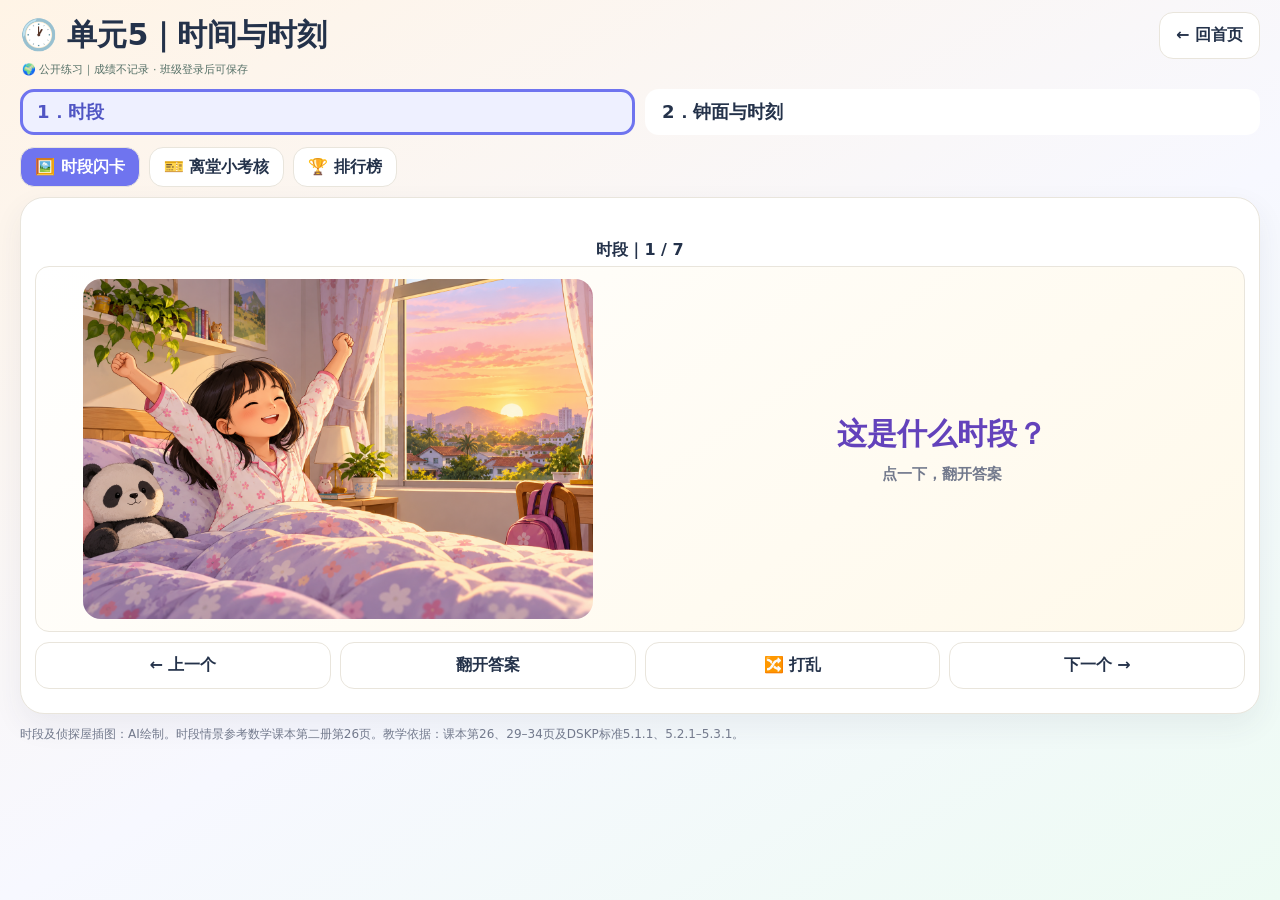
<file: units/unit5-time.html>
<!doctype html>
<html lang="zh-CN">
<head><meta charset="utf-8"><meta name="viewport" content="width=device-width,initial-scale=1"><title>一年级数学｜单元5 时间与时刻</title>
<style>
:root{--ink:#24324a;--purple:#6f74ef;--green:#57b777;--line:#e9e5dc}*{box-sizing:border-box}body{margin:0;background:linear-gradient(150deg,#fff4e6,#f7f8ff 55%,#edfbf3);color:var(--ink);font-family:"Microsoft YaHei",system-ui,sans-serif;min-height:100vh}.app{max-width:1040px;margin:auto;padding:20px}header{display:flex;justify-content:space-between;align-items:center;gap:12px}h1{font-size:clamp(25px,5vw,39px);margin:0}h2{font-size:25px;margin:0 0 15px}button,select,a.home{font:inherit;font-weight:800;border:1px solid var(--line);border-radius:14px;padding:12px 16px;background:white;color:var(--ink);cursor:pointer;text-decoration:none;min-height:46px}button:focus-visible,a:focus-visible,select:focus-visible{outline:3px solid #ed9b27;outline-offset:3px}button:disabled{opacity:.55;cursor:default}.groups{display:grid;grid-template-columns:1fr 1fr;gap:12px;margin:18px 0}.groups button{text-align:left;border:3px solid transparent}.groups b{display:block;font-size:20px}.groups small{display:block;margin-top:5px;color:#6d7484}.groups button.active{border-color:var(--purple);background:#eef0ff;color:#5055c4}.tabs,.row,.filters{display:flex;gap:9px;flex-wrap:wrap;margin:14px 0}.tabs button.active,.filters button.active,.primary{background:var(--purple);color:white}.row>*{flex:1;min-width:0}.panel{display:none}.panel.active{display:block}.card{background:#fff;border:1px solid var(--line);border-radius:24px;padding:20px;box-shadow:0 12px 30px #363e5c12}.flash{width:100%;min-height:390px;display:flex;align-items:center;justify-content:center;flex-direction:column;gap:13px;text-align:center;background:linear-gradient(145deg,#fff,#fff9ea)}.art{font-size:90px;line-height:1.2}.flash svg,.question-art svg{width:210px;height:210px;max-width:100%}.name{font-size:clamp(28px,6vw,43px);font-weight:900}.pinyin{font-size:23px;color:#666bbd}.note{font-size:23px;line-height:1.6;max-width:760px}.muted{color:#737a8d;font-size:15px}.counter{text-align:center;margin:10px;font-weight:800}.summary{display:grid;grid-template-columns:1fr 1fr;gap:12px}.summary article{background:#f7f8ff;border-radius:17px;padding:18px}.summary h3{margin:0 0 9px;color:#5055c4}.summary p{margin:0;font-size:19px;line-height:1.8}.summary .wide{grid-column:1/-1}.table-wrap{overflow:auto}table{width:100%;border-collapse:collapse;text-align:center;font-size:18px}th,td{border-bottom:1px solid #dfe2ef;padding:11px 7px}.question{text-align:center;font-size:clamp(23px,4vw,30px);font-weight:900;line-height:1.6;margin:14px 0}.question-art{text-align:center;font-size:75px}.options{display:grid;grid-template-columns:1fr 1fr;gap:12px}.options button{font-size:22px;min-height:76px}.correct{background:#eaf8ee!important;border:3px solid #57b777!important;color:#24713b!important}.wrong{background:#fff0ed!important;border:3px solid #dc7360!important;color:#a43a2d!important}.feedback{min-height:48px;text-align:center;font-size:20px;font-weight:800;line-height:1.6;padding:12px}.hidden{display:none!important}.result{text-align:center;padding:25px}.score{font-size:42px;color:var(--purple);font-weight:900}.progress{height:8px;background:#e8e9f4;border-radius:99px;overflow:hidden;margin:12px 0}.progress span{display:block;height:100%;background:var(--green)}.clock-controls{display:flex;align-items:center;justify-content:center;gap:12px;flex-wrap:wrap}.clock-label{text-align:center;font-size:28px;font-weight:900;margin:12px}.clock-demo{text-align:center}.clock-demo svg{width:240px;height:240px}.source{margin:22px 0;color:#737a8d;font-size:14px;line-height:1.8}.missed{text-align:left;background:#fff7e7;padding:16px;border-radius:16px;font-size:19px;line-height:1.8}.home{white-space:nowrap}@media(max-width:580px){.app{padding:14px 12px}.groups{grid-template-columns:1fr;gap:8px}.groups button{padding:11px}.groups b{font-size:18px}.summary{grid-template-columns:1fr}.summary .wide{grid-column:auto}.card{padding:14px}.flash{min-height:370px;padding:16px}.note{font-size:20px}.art{font-size:75px}.row button{padding:12px 5px;font-size:15px}.filters{gap:6px}.filters button{font-size:14px;padding:9px}.options{gap:8px}.options button{font-size:19px;padding:10px 6px}.tabs button{flex:1;padding:12px 5px}header{align-items:flex-start}.home{font-size:14px;padding:10px!important}table{font-size:16px}.flash svg{width:180px;height:180px}}
.period-picture{width:min(380px,100%)!important;height:240px!important;border-radius:18px;overflow:hidden}.work-clock{display:grid;grid-template-columns:minmax(240px,1fr) minmax(240px,1fr);gap:22px;align-items:center}.dial svg{width:min(390px,100%);height:auto;touch-action:none;user-select:none;display:block;margin:auto}.dial [data-hand]{cursor:grab}.dial [data-hand]:active{cursor:grabbing}.hand-controls{display:grid;gap:14px}.hand-controls label{display:grid;gap:7px;font-size:20px;font-weight:800}.hand-controls input[type=range]{width:100%;min-height:35px;accent-color:var(--purple)}.hand-controls input[type=number]{font:inherit;padding:8px;border:2px solid var(--line);border-radius:12px;width:100%}.quick-times,.levels,.practice-modes,.pen-row{display:flex;flex-wrap:wrap;gap:8px;margin:12px 0}.quick-times button{flex:1;min-width:65px}.quick-times button.active,.levels button.active,.practice-modes button.active,.pen-row button.active{border:2px solid var(--purple);background:#eef0ff;color:#5055c4}.live-time{background:#fff4ce;padding:14px;border-radius:16px;font-size:32px;font-weight:900;text-align:center;min-height:70px}.live-time.concealed{background:#f0f1f8;color:#737a8d;font-size:21px}.clock-option{display:grid;place-items:center;gap:5px}.clock-option svg{width:min(175px,100%);height:auto}.clock-option span{font-size:16px;color:#737a8d}.draw-dial{max-width:380px;margin:auto}.draw-dial svg{width:100%;height:auto;touch-action:none;cursor:crosshair;outline-offset:3px}.practice-settings{border-bottom:1px solid var(--line);padding-bottom:12px}.practice-settings p{margin:8px 0;color:#737a8d;line-height:1.6}.quiz-heading{margin-top:14px}.time-panel.hidden{display:none!important}.period-gallery{display:grid;grid-template-columns:repeat(2,minmax(0,1fr));gap:12px}.period-gallery article{text-align:center;background:#f7f8ff;border-radius:18px;padding:12px}.period-gallery svg{width:100%;height:180px;border-radius:14px}.period-gallery h3{margin:7px;font-size:23px;color:#5055c4}.period-gallery p{font-size:18px;line-height:1.5;margin:5px}.pen-row{justify-content:center}.pen-row button[data-pen=hour]{color:#cb4d45}.pen-row button[data-pen=minute]{color:#2676d9}.pen-row button.active{background:#fff3cf}.draw-instruction{text-align:center;font-size:17px;line-height:1.7;color:#626d80}.question-art .period-picture{height:215px!important}.learn-title{margin-top:25px}.tab-clock{display:none}body[data-group="1"] .tab-clock{display:block}body[data-group="1"] #flash,body[data-group="1"] #reviewStart{display:none}body[data-group="0"] #clock{display:none}@media(max-width:580px){.work-clock{grid-template-columns:1fr;gap:12px}.dial svg{width:min(290px,100%)}.hand-controls{gap:10px}.live-time{font-size:27px}.period-picture{height:200px!important}.period-gallery svg{height:135px}.period-gallery p{font-size:16px}.practice-modes button{flex:1 1 100%;padding:10px}.levels button{flex:1}.clock-option svg{width:130px}.draw-dial{max-width:290px}}
.flash img.period-picture{width:min(680px,100%)!important;height:auto!important;aspect-ratio:3/2;object-fit:contain;display:block}.question-art img.period-picture{width:min(520px,100%)!important;height:auto!important;aspect-ratio:3/2;object-fit:contain;margin:auto;display:block}</style><style>body[data-group="0"] #detectiveGame{display:none}body[data-group="1"] #periodQuizHost{display:none}
.clue-tile>*{pointer-events:none}.clue-tile{cursor:grab;-webkit-user-drag:none}.clue-tile:active{cursor:grabbing}.clue-tile.locked{cursor:pointer}
#detectiveGame{position:relative;max-width:720px;margin:20px auto 0;border:4px solid #7689f4;border-radius:22px;overflow:hidden;background:linear-gradient(#576ace,#343782);box-shadow:0 9px 0 #242764,0 18px 35px #1b194d33;color:white;padding-bottom:12px}.case-room{height:300px;position:relative;overflow:hidden;background:#263955}.case-room>img{width:100%;height:100%;object-fit:cover}.case-room:after{content:'';position:absolute;inset:0;background:linear-gradient(90deg,#111a4280,transparent 75%);pointer-events:none}.case-title{position:absolute;top:20px;left:22px;z-index:1;text-shadow:0 2px 5px #102242}.case-title small{font-weight:800;letter-spacing:2px;color:#e5deff}.case-title h2{margin:9px 0;font-size:30px;color:#fff5b7}.case-title p{margin:0;font-size:16px}.room-clue{position:absolute;z-index:2;border:3px solid #fff4ac;background:linear-gradient(#fff06d,#efad26);border-radius:50%;width:47px;height:47px;padding:0;color:#684109;font-size:28px;box-shadow:0 0 0 6px #fff39130,0 3px 6px #14204880}.case-evidence{position:relative;z-index:3;margin:-18px 16px 0;padding:14px 12px 8px;background:linear-gradient(#695681,#3b355e);border:3px solid #edb559;outline:3px solid #a56143;border-radius:14px;text-align:center;box-shadow:0 6px 8px #131d484a}.case-evidence>b{font-size:16px;color:#fff3ca}.case-evidence>div{display:flex;justify-content:center;gap:7px;margin:9px}.evidence{width:46px;height:46px;display:grid;place-items:center;background:#283851;border:2px solid #b6b5c6;font-size:30px;color:#dfcf82;font-weight:900}.evidence.collected{background:#fff3c1;color:#75492c;border-color:#ffc454}.case-evidence p{font-size:14px;margin:8px 0;color:#f4ecff}.case-help{font-size:15px;text-align:center;margin:17px 15px;line-height:1.8;color:#f8f0ff}.clue-board{position:relative;margin:12px 20px;padding:10px;background:#8091d0;border:5px solid #b6b2ff;outline:3px solid #30367e;border-radius:12px;box-shadow:inset 0 0 0 3px #5c6abd;touch-action:none;user-select:none}.clue-grid{display:grid;grid-template-columns:repeat(6,minmax(0,1fr));gap:5px}.clue-tile{aspect-ratio:1;min-height:0;min-width:0;padding:2px;border:0;border-radius:8px;background:linear-gradient(145deg,#c8d9fa,#99b3e4);box-shadow:inset 0 2px 1px #e6efff,inset 0 -3px 1px #7895c8;display:flex;flex-direction:column;align-items:center;justify-content:center}.clue-tile:nth-child(12n+2),.clue-tile:nth-child(12n+4),.clue-tile:nth-child(12n+6),.clue-tile:nth-child(12n+7),.clue-tile:nth-child(12n+9),.clue-tile:nth-child(12n+11){background:linear-gradient(145deg,#b5c9f2,#8fa9dc)}.clue-tile>span{font-size:clamp(28px,5vw,47px);filter:drop-shadow(0 3px 1px #384e6750)}.clue-tile.locked{background:linear-gradient(#6862b3,#454881);border:2px dashed #afa5eb;color:#fff1a9}.clue-tile.locked small{font-size:12px;color:#e9ddff}.clue-tile.empty{opacity:1;background:#6f83b9;box-shadow:inset 0 2px 5px #485c91;cursor:default}.clue-tile.linked{outline:3px solid #ffdb5d;outline-offset:-3px;background:#f5d996}.clue-lines{position:absolute;inset:0;width:100%;height:100%;pointer-events:none;filter:drop-shadow(0 0 3px #ffca41)}.case-message{min-height:44px;margin:15px 20px;text-align:center;font-size:16px;line-height:1.6;color:#fff0b3}#detectiveGame>.row{margin:10px 20px}#detectiveGame>.row button{background:#eae6ff;border:2px solid #a8a5ef;color:#44427c}.case-complete{position:absolute;inset:0;z-index:5;display:flex;flex-direction:column;align-items:center;justify-content:center;text-align:center;background:#242952eb;padding:25px}.case-complete>span{font-size:90px}.case-complete h2{color:#ffde7a;font-size:38px}.case-complete p{line-height:1.8}.clue-dialog{width:min(780px,calc(100% - 24px));max-height:90vh;border:4px solid #9298ed;border-radius:24px;padding:20px;color:#24324a;background:#fffdf6;box-shadow:0 20px 100px #11194070}.clue-dialog::backdrop{background:#14183dc9}.dialog-heading{display:flex;align-items:center;justify-content:space-between;gap:10px}.dialog-heading h2{margin:0;font-size:23px}.dialog-heading button{padding:6px 12px;min-height:40px}.clue-dialog .question-art svg{width:180px;height:180px}.clue-dialog .draw-dial{max-width:290px}.clue-dialog .question{font-size:24px}.clue-dialog .counter{font-size:14px}.clue-dialog .feedback{font-size:17px}.clue-dialog .options button{min-height:62px}.clue-dialog .clock-option svg{width:125px}
@media(max-width:580px){.case-room{height:235px}.case-title{top:15px;left:15px}.case-title h2{font-size:23px}.case-title small{font-size:11px}.case-title p{font-size:14px}.clue-board{margin:10px 12px;padding:6px;border-width:3px}.clue-grid{gap:4px}.clue-tile>span{font-size:29px}.clue-tile.locked small{font-size:9px}.case-evidence{margin:-14px 12px 0;padding:10px 5px 5px}.evidence{width:35px;height:38px;font-size:24px}.case-help{font-size:13px;margin:13px}.case-message{font-size:14px}.clue-dialog{padding:13px}.clue-dialog .question{font-size:21px}}

@media(min-width:900px){
 .app{max-width:1440px;padding:12px 20px}header h1{font-size:30px}.groups{margin:12px 0;gap:10px}.groups button{padding:8px 14px}.groups b{font-size:18px}.groups small{font-size:12px;margin-top:3px}.tabs{margin:10px 0}.tabs button{padding:8px 14px;min-height:40px}.card{padding:14px}.source{margin:10px 0;font-size:12px}
 body[data-group="1"] #quiz>.card{display:grid;grid-template-columns:190px minmax(0,1fr);gap:16px;align-items:start}
 body[data-group="1"] .practice-settings{border-bottom:0;padding:0}.practice-modes{margin:0;display:grid;gap:8px}.practice-modes button{padding:9px 10px;font-size:15px;line-height:1.5}.levels{gap:5px;margin:12px 0}.levels button{flex:1;padding:8px 4px;font-size:14px;min-height:38px}.practice-settings p{font-size:13px}
 #detectiveGame{width:100%;max-width:none;margin:0;padding:12px;display:grid;grid-template-columns:minmax(230px,1fr) minmax(290px,1fr);grid-template-rows:230px auto auto;gap:10px 16px;align-items:start;border-width:3px;overflow:hidden}
 .case-room{grid-column:1;grid-row:1;height:230px;border-radius:12px}.case-title{top:12px;left:12px}.case-title small{font-size:11px}.case-title h2{font-size:23px;margin:6px 0}.case-title p{font-size:13px}.room-clue{width:40px;height:40px;min-height:40px;font-size:24px}
 .case-evidence{grid-column:1;grid-row:2;margin:0;padding:8px;border-width:2px;outline-width:2px}.case-evidence>div{gap:5px;margin:6px}.evidence{width:36px;height:36px;font-size:24px}.case-evidence p{font-size:12px;margin:5px 0}.case-evidence>b{font-size:14px}
 .clue-board{grid-column:2;grid-row:1/3;width:100%;max-width:420px;justify-self:center;margin:0;padding:7px;border-width:3px}.clue-grid{gap:5px}.clue-tile>span{font-size:clamp(25px,3vw,40px)}.clue-tile.locked small{font-size:10px}
 .case-help{grid-column:1;grid-row:3;margin:0;font-size:12px;line-height:1.5;text-align:left}.case-message{grid-column:2;grid-row:3;margin:0;min-height:36px;font-size:13px;line-height:1.5}#detectiveGame>.row{grid-column:1/-1;grid-row:4;margin:0;justify-content:flex-end}#detectiveGame>.row button{flex:0 1 auto;padding:6px 16px;min-height:34px;font-size:13px}
 .flash{min-height:0}.flash img.period-picture{width:min(510px,100%)!important;max-height:calc(100vh - 360px);object-fit:contain}.flash .name{font-size:30px}.flash .note{font-size:20px}.flash .pinyin{font-size:19px}.flash{gap:7px;padding:12px}.counter{margin:5px}.row{margin:10px 0}.dial svg{width:min(330px,100%)}
 .flash{display:grid;grid-template-columns:1fr 1fr;column-gap:24px;min-height:280px;align-content:center}.flash>img,.flash>svg{grid-column:1;grid-row:1/5;justify-self:center}.flash>span{grid-column:2}.flash img.period-picture{max-height:calc(100vh - 350px)}
 body[data-group="0"] #quiz>.card{display:grid;grid-template-columns:190px minmax(0,1fr);gap:16px;align-items:start}body[data-group="0"] .practice-settings{border:0;padding:0}body[data-group="0"] #quizArea{display:grid;grid-template-columns:1fr 1fr;gap:8px 14px}body[data-group="0"] #quizArea>.counter,body[data-group="0"] #quizArea>.progress,body[data-group="0"] #quizArea>.question,body[data-group="0"] #quizArea>.feedback,body[data-group="0"] #quizArea>#solution,body[data-group="0"] #quizArea>.row{grid-column:1/-1;margin:0}body[data-group="0"] #quizArea>.question{font-size:23px}body[data-group="0"] #quizArea>.question-art{grid-column:1}body[data-group="0"] #quizArea>.options{grid-column:2;align-content:center}body[data-group="0"] #quizArea:not(:has(.question-art))>.options{grid-column:1/-1}body[data-group="0"] #quizArea .period-picture{max-height:220px;object-fit:contain}body[data-group="0"] #quizArea>.result{grid-column:1/-1}
}

@media(min-width:900px) and (max-height:760px){#detectiveGame{grid-template-rows:200px auto auto;gap:8px 14px}.case-room{height:200px}.clue-board{max-width:390px}.flash{min-height:240px}.flash img.period-picture{max-height:250px;width:min(375px,100%)!important}.flash .note{font-size:18px}.source{margin:7px 0}.case-message{min-height:30px}}
.student-status{font-size:12px;color:#557067;margin:5px 2px}.training-modes{display:flex;gap:8px;margin-bottom:12px}.training-modes button{flex:1}.training-modes button.active{background:#655fce;color:white;border-color:#655fce}.save-status{font-size:16px;line-height:1.8;margin:12px 0}.save-status button{display:block;margin:8px auto}.case-complete .challenge-score{font-size:23px;color:#ffefa0}.case-complete .row{margin-top:12px}.case-evidence>div{flex-wrap:wrap}
#detectiveGame[data-theme="western"]{--scene-top:#b77847;--scene-bottom:#6a392a;--scene-edge:#e1b474;--tile-light:#f8eacd;--tile-dark:#dac5a4;--board:#b79b78;--lock:#967353}
#detectiveGame[data-theme="party"]{--scene-top:#c681d2;--scene-bottom:#70499d;--scene-edge:#dfb6f5;--tile-light:#f9e1f1;--tile-dark:#ddc7e5;--board:#b596c8;--lock:#a276b6}
#detectiveGame[data-theme="cleaning"]{--scene-top:#37a9a5;--scene-bottom:#247677;--scene-edge:#84e1d2;--tile-light:#e6f6f0;--tile-dark:#bcdfd8;--board:#7fbcb7;--lock:#589b99}
#detectiveGame[data-theme="jungle"]{--scene-top:#728844;--scene-bottom:#354d34;--scene-edge:#ceba78;--tile-light:#f7eed6;--tile-dark:#ddd2af;--board:#a3a078;--lock:#748052}
#detectiveGame[data-theme]{background:linear-gradient(var(--scene-top),var(--scene-bottom));border-color:var(--scene-edge);box-shadow:0 7px 0 var(--scene-bottom),0 15px 25px #142d3230}
[data-theme] .clue-board{background:var(--board);border-color:var(--scene-edge);outline-color:var(--scene-bottom);box-shadow:inset 0 0 0 2px var(--lock)}
[data-theme] .clue-tile{background:linear-gradient(145deg,var(--tile-light),var(--tile-dark));box-shadow:inset 0 2px 1px #ffffffb0,inset 0 -3px 1px #41525a30}
[data-theme] .clue-tile:nth-child(2n){background:linear-gradient(145deg,var(--tile-dark),var(--tile-light))}
[data-theme] .clue-tile.locked{background:linear-gradient(var(--lock),var(--scene-bottom));border-color:var(--scene-edge)}
[data-theme] .clue-tile.empty{background:var(--board);box-shadow:inset 0 2px 5px #36433050}
[data-theme] .clue-tile.linked{background:#ffe887;outline-color:#ffcd39}
[data-theme] .case-evidence{background:linear-gradient(var(--lock),var(--scene-bottom));border-color:var(--scene-edge);outline-color:var(--scene-bottom)}
[data-theme] .evidence{background:var(--scene-bottom);border-color:var(--scene-edge)}[data-theme] .evidence.collected{background:var(--tile-light)}
[data-theme] .case-complete{background:color-mix(in srgb,var(--scene-bottom) 94%,transparent)}
#ticketQuizHost #quizArea{max-width:760px;margin:auto}#ticketQuizHost .draw-dial{max-width:260px}#ticketQuizHost .question{font-size:24px}#ticketQuizHost .question-art svg{width:175px;height:175px}#ticketQuizHost .clock-option svg{width:120px}#ticketQuizHost .feedback{font-size:17px;min-height:36px}
@media(min-width:900px){.training-modes{display:grid;gap:7px;margin-bottom:12px}.training-modes button{font-size:15px;padding:8px;min-height:38px}.practice-modes p{margin:0!important;font-size:12px!important}.case-evidence .evidence{width:29px;height:29px;font-size:21px}.student-status{margin:3px 2px;font-size:11px}}
@media(min-width:900px) and (max-height:760px){#detectiveGame{grid-template-rows:180px auto auto}.case-room{height:180px}.case-title h2{font-size:21px}.student-status{margin:2px}.groups{margin:9px 0}.tabs{margin:8px 0}}
@media(max-width:580px){.tabs button{flex:1 1 30%;font-size:14px}.training-modes button{font-size:15px;padding:10px}.case-evidence .evidence{width:28px;height:30px;font-size:21px}.case-evidence>div{gap:5px}}
@media(min-width:900px){
 #ticketQuizHost #quizArea{display:grid;grid-template-columns:1fr 1fr;gap:8px 16px}#ticketQuizHost #quizArea>.counter,#ticketQuizHost #quizArea>.progress,#ticketQuizHost #quizArea>.question,#ticketQuizHost #quizArea>.feedback,#ticketQuizHost #quizArea>#solution,#ticketQuizHost #quizArea>.row,#ticketQuizHost #quizArea>.result{grid-column:1/-1;margin:0}#ticketQuizHost #quizArea>.question-art{grid-column:1;grid-row:4}#ticketQuizHost #quizArea>.options{grid-column:2;grid-row:4;align-content:center}#ticketQuizHost #quizArea:not(:has(.question-art))>.options{grid-column:1/-1}#ticketQuizHost .clock-option svg{width:90px}#ticketQuizHost .clock-option{padding:6px}
 #ticketQuizHost #quizArea:has(.draw-dial)>.draw-dial{grid-column:1;grid-row:4/8;width:260px}#ticketQuizHost #quizArea:has(.draw-dial)>.pen-row{grid-column:2;grid-row:4;margin:0;align-content:center}#ticketQuizHost #quizArea:has(.draw-dial)>.draw-instruction{grid-column:2;grid-row:5;margin:0}#ticketQuizHost #quizArea:has(.draw-dial)>.row:has(#checkDrawing){grid-column:2;grid-row:6}#ticketQuizHost #quizArea:has(.draw-dial)>.feedback{grid-column:2;grid-row:7}#ticketQuizHost #quizArea:has(.draw-dial)>.row:last-child{grid-column:1/-1;grid-row:9}
}
 .stage-progress{display:flex;align-items:center;gap:2px;margin:10px 0;font-size:11px;flex-wrap:nowrap}.stage-progress span{padding:4px 3px;border-radius:9px;background:#e9edf6;color:#687387}.stage-progress .current{background:#6952d8;color:white;font-weight:bold}.stage-progress .passed{background:#d9f5dc;color:#24733c}.stage-progress b{color:#8b93a1}.sound-toggle{font-size:12px;padding:5px 9px;min-height:30px}.stage-done{color:#6846cb;font-weight:bold}.case-complete .primary{background:#6751da;color:#fff}
 .clue-tile.tile-burst{animation:tileBurst .44s ease-in forwards;position:relative;z-index:4;pointer-events:none}.clue-tile.tile-burst:after{content:'✦';position:absolute;inset:-8px;color:#fff5a4;font-size:52px;text-shadow:0 0 10px #fff,0 0 20px #ffb300;animation:sparkBurst .44s ease-out forwards}.clearing .clue-lines{opacity:0}.fx-good{color:#15833f!important;background:#e8f9ee;border-radius:10px;padding:8px}.fx-bad{color:#b43e48!important;background:#fff0f0;border-radius:10px;padding:8px}.answer-good .question{animation:answerPop .5s ease-out}.answer-bad .question{animation:answerShake .35s ease-in-out}
 @keyframes tileBurst{0%{transform:scale(1);filter:brightness(1)}25%{transform:scale(1.17);filter:brightness(2.2);box-shadow:0 0 24px #fff4a0}50%{filter:brightness(1.2)}70%{transform:scale(1.08);filter:brightness(2.5)}100%{transform:scale(.1);opacity:0}}
 @keyframes sparkBurst{0%{transform:scale(.3);opacity:0}35%{opacity:1}100%{transform:scale(1.8) rotate(45deg);opacity:0}}
 @keyframes answerPop{0%,100%{transform:scale(1)}40%{transform:scale(1.06)}}@keyframes answerShake{0%,100%{transform:translateX(0)}25%,75%{transform:translateX(-7px)}50%{transform:translateX(7px)}}
 @media(prefers-reduced-motion:reduce){.clue-tile.tile-burst,.clue-tile.tile-burst:after,.answer-good .question,.answer-bad .question{animation:none}.clue-tile.tile-burst{opacity:.35}}
body[data-group="0"] [data-panel="quiz"],body[data-group="0"] [data-panel="clock"]{display:none}
.flash .name{color:#6342bb}.flash .note{color:#246d64}.flash .pinyin{color:#95621a}
.bonus-total{color:#ffed8e!important;font-weight:900;font-size:14px!important;margin:4px 0!important}.bonus-result{color:#ffe16a;font-weight:900;font-size:19px!important}
.case-complete{padding:16px;gap:8px;justify-content:flex-start;overflow-y:auto;overscroll-behavior:contain}.case-complete>*{flex-shrink:0;max-width:100%}.case-complete>span{font-size:44px;line-height:1;margin:0}.case-complete h2{font-size:28px;margin:0}.case-complete>div{width:100%;max-width:680px}.case-complete p,.case-complete .save-status{margin:6px 0;font-size:14px;line-height:1.5}.case-complete .challenge-score{font-size:18px}.case-complete .row{justify-content:center;margin:10px 0 0}.case-complete .row button{flex:0 1 auto;min-width:140px;padding:8px 14px;min-height:38px}.case-complete .stage-done{margin:5px}.case-complete .row .primary{order:-1}
.clue-dialog[open]{padding:12px;max-height:calc(100dvh - 24px);overflow:auto}.dialog-heading h2{font-size:19px}.dialog-heading button{font-size:13px;min-height:32px;padding:5px 9px}.clue-dialog .question{margin:5px 0;font-size:21px}.clue-dialog .counter{margin:5px;font-size:13px}.clue-dialog .progress{margin:5px 0}.clue-dialog .feedback{min-height:0;margin:0;padding:5px;font-size:15px;line-height:1.4}.clue-dialog .row{margin:5px 0}.clue-dialog .row button{min-height:36px;padding:7px 10px;font-size:15px}.clue-dialog .draw-instruction{font-size:13px;margin:4px 0}.clue-dialog .pen-row{margin:3px 0;gap:4px}.clue-dialog .pen-row button{font-size:13px;min-height:34px;padding:6px}.clue-dialog .options{gap:7px}.clue-dialog .options button{min-height:48px;font-size:18px}.clue-dialog .draw-dial{max-width:220px}
@media(min-width:650px){
 #detectiveQuizHost #quizArea{display:grid;grid-template-columns:1fr 1fr;gap:5px 12px;align-items:center}#detectiveQuizHost #quizArea>.counter,#detectiveQuizHost #quizArea>.progress,#detectiveQuizHost #quizArea>.question,#detectiveQuizHost #quizArea>.feedback,#detectiveQuizHost #quizArea>#solution,#detectiveQuizHost #quizArea>.row{grid-column:1/-1}
 #detectiveQuizHost #quizArea>.question-art{grid-column:1;grid-row:4}#detectiveQuizHost #quizArea>.options{grid-column:2;grid-row:4}#detectiveQuizHost #quizArea:not(:has(.question-art))>.options{grid-column:1/-1;grid-template-columns:repeat(4,1fr)}.clue-dialog .clock-option svg{width:110px;height:110px}.clue-dialog .clock-option{padding:5px}
 #detectiveQuizHost #quizArea:has(.draw-dial)>.draw-dial{grid-column:1;grid-row:4/8;width:220px}#detectiveQuizHost #quizArea:has(.draw-dial)>.pen-row{grid-column:2;grid-row:4}#detectiveQuizHost #quizArea:has(.draw-dial)>.draw-instruction{grid-column:2;grid-row:5}#detectiveQuizHost #quizArea:has(.draw-dial)>.row:has(#checkDrawing){grid-column:2;grid-row:6}#detectiveQuizHost #quizArea:has(.draw-dial)>.feedback{grid-column:2;grid-row:7}#detectiveQuizHost #quizArea:has(.draw-dial)>#solution{grid-column:2;grid-row:8}#detectiveQuizHost #solution .question-art svg{width:86px;height:86px}
}
@media(max-height:620px){.clue-dialog .question-art svg{width:140px;height:140px}.clue-dialog .draw-dial{max-width:180px}.clue-dialog .clock-option svg{width:85px;height:85px}.case-complete>span{font-size:34px}.case-complete h2{font-size:24px}.case-complete{gap:4px;padding:10px}}

body[data-group="0"] [data-panel="review"]{display:none}@media(min-width:900px) and (max-height:650px){#detectiveGame{grid-template-rows:130px auto auto;gap:7px 12px;padding:10px}.case-room{height:130px}.clue-board{max-width:300px}.case-evidence{padding:5px}.case-evidence>div{margin:4px}.case-evidence p{margin:3px}.case-title h2{font-size:19px}.case-title small{font-size:10px}.case-title p{font-size:11px}.clue-tile>span{font-size:28px}.practice-modes button{padding:6px;font-size:13px;min-height:36px}.training-modes{margin-bottom:7px}.training-modes button{min-height:34px}.stage-progress{margin:7px 0}}
.case-complete{justify-content:center!important;background:#122037d9!important;padding:12px;gap:0}.case-complete .completion-card{width:min(480px,100%);max-height:100%;overflow:auto;flex-shrink:1;background:#fffdf7;color:#26394f;border:2px solid #ffd078;border-radius:20px;padding:14px 18px;box-shadow:0 12px 35px #06172955;display:flex;flex-direction:column;align-items:center;gap:5px}.completion-card>span{font-size:34px;line-height:1}.case-complete .completion-card h2{color:#26394f;font-size:25px;margin:0}.completion-card>div{width:100%}.case-complete .challenge-score{color:#26394f;font-size:16px;line-height:1.5}.case-complete .bonus-result{display:table;margin:7px auto;padding:6px 12px;background:#fff0bf;border-radius:12px;color:#88520c!important;font-size:17px!important}.case-complete .stage-done{display:table;margin:8px auto;color:#216842;background:#e6f5e9;padding:6px 12px;border-radius:10px;font-size:15px}.case-complete .save-status{color:#657183;font-size:12px}.case-complete .completion-actions{display:flex;justify-content:center;align-items:center;gap:10px;margin:10px 0 0}.case-complete .completion-actions button{flex:0 0 auto;min-width:146px;text-align:center;margin:0}.case-complete .completion-actions .primary{background:#405cae;color:#fff;border-color:#405cae}.case-complete #caseAgain{border-color:#c4cfdd;color:#334960;background:#fff}@media(max-height:620px){.case-complete .completion-card{padding:10px 14px;gap:3px}.case-complete .completion-card>span{font-size:28px}.case-complete .completion-card h2{font-size:23px}}
.case-room>img{object-position:center top}.clue-tile.locked>span{font-size:34px}.ranking-heading{display:flex;justify-content:space-between;align-items:center;gap:16px}.ranking-heading h2{margin:0;font-size:24px}.ranking-heading p{margin:6px 0;color:#6b7789;font-size:14px}.ranking-heading button{flex:none}.score-summary{display:grid;grid-template-columns:repeat(7,minmax(0,1fr));gap:9px;margin:16px 0}.score-summary>div{background:#f3f6fc;border:1px solid #e1e7f0;border-radius:13px;text-align:center;padding:11px 6px}.score-summary small{display:block;color:#64748b;font-size:12px}.score-summary strong{display:block;color:#284779;font-size:27px;margin-top:5px}.ranking-tabs{display:flex;justify-content:center;gap:8px;margin:14px 0}.ranking-tabs button{padding:9px 14px;min-height:38px}.ranking-tabs .active{background:#405cae;color:#fff}.ranking-rule{font-size:13px;color:#66758a;text-align:center;margin:8px 0}.ranking-card th{background:#f3f6fc;color:#405574;font-size:14px}.ranking-card td{font-size:16px;padding:10px 7px}#timeLeaderStatus{font-size:13px;color:#567068}.ranking-login{display:inline-block;margin-left:8px;color:#405cae;font-weight:bold}@media(max-width:700px){.score-summary{grid-template-columns:repeat(3,1fr)}.ranking-heading{align-items:flex-start;flex-wrap:wrap}.ranking-heading h2{font-size:21px}.ranking-tabs button{font-size:13px;padding:8px}.ranking-card td{font-size:14px}}
.case-room{height:auto;background:var(--scene-bottom,#263955)}.case-room:after{display:none}.case-title{position:static;padding:8px 12px;text-shadow:none}.case-title small{letter-spacing:0;font-size:11px}.case-title h2{font-size:21px;margin:3px 0 0}.case-scene{position:relative;aspect-ratio:3/2}.case-scene>img{display:block;width:100%;height:100%;object-fit:contain}.case-help{display:none}
@media(min-width:900px){#detectiveGame{grid-template-columns:minmax(0,1.08fr) minmax(0,1fr);grid-template-rows:auto auto auto;grid-template-areas:"scene board" "scene evidence" "message reset";gap:8px 12px;padding:10px}.case-room{grid-area:scene;height:auto;align-self:start}.case-title{position:static;padding:7px 10px}.case-title h2{font-size:19px;margin:3px 0 0}.clue-board{grid-area:board;width:100%;max-width:330px;margin:0;padding:6px;justify-self:center}.case-evidence{grid-area:evidence;outline:none;margin:0;padding:5px 7px;box-shadow:none}.case-evidence>div{gap:4px;margin:4px 0}.case-evidence .evidence{width:26px;height:26px;font-size:20px}.case-evidence>b{font-size:12px}.case-evidence p{margin:3px 0;font-size:11px}.case-message{grid-area:message;text-align:left;align-self:center;margin:0;min-height:0;font-size:11px;line-height:1.5}#detectiveGame>.row{grid-area:reset;margin:0;justify-content:center}.room-clue{width:34px;height:34px;min-height:34px;font-size:22px}}
@media(max-width:899px){.case-room{height:auto}.case-title{position:static}.case-evidence{margin:8px 12px 0}.case-message{min-height:0;margin:10px 14px;font-size:13px}#detectiveGame>.row{justify-content:center}}
@media(min-width:900px){#detectiveGame{grid-template-columns:minmax(0,1fr) minmax(0,1.12fr)}.case-title{padding:6px 10px;line-height:1.3}.case-title h2{font-size:18px;line-height:1.25;margin:2px 0 0}.clue-board{max-width:300px}.case-evidence{display:grid;grid-template-columns:auto 1fr;align-items:center;gap:3px 6px}.case-evidence>div{margin:0;flex-wrap:nowrap}.case-evidence>p{grid-column:1/-1;margin:0;line-height:1.5}.case-evidence>b{white-space:nowrap;font-size:11px}.case-evidence .evidence{width:24px;height:24px;font-size:18px}}
@media(min-width:900px) and (max-height:650px){.app{padding:8px 20px}header h1{font-size:25px;line-height:1.3}a.home{padding:6px 12px;min-height:34px}.groups{margin:6px 0}.groups button{padding:6px 12px}.groups b{font-size:17px}.groups small{font-size:11px;margin-top:2px}.tabs{margin:6px 0}.tabs button{padding:6px 12px;min-height:34px;font-size:15px}.card{padding:10px}.source{font-size:11px;margin:6px 0}}
.training-modes{display:grid;grid-template-columns:repeat(2,minmax(0,1fr));gap:8px}.training-modes button{min-width:0;white-space:nowrap}
@media(min-width:900px){.training-modes button{font-size:12px;padding:8px 4px}}
@media(max-width:899px){.groups{grid-template-columns:repeat(2,minmax(0,1fr));gap:8px}.groups button{text-align:center;padding:9px 5px;min-width:0}.groups b{font-size:16px;white-space:nowrap}.tabs{flex-wrap:nowrap;overflow-x:auto;gap:8px;max-width:100%;padding:3px 1px 7px;scrollbar-width:thin;scrollbar-color:#aaa9df transparent;overscroll-behavior-x:contain;scroll-snap-type:x proximity}.tabs button{flex:0 0 auto;white-space:nowrap;padding:10px 12px;font-size:14px;scroll-snap-align:start}.tabs::-webkit-scrollbar{height:4px}.tabs::-webkit-scrollbar-thumb{background:#aaa9df;border-radius:4px}}
@media(max-width:899px){.practice-modes{display:grid;grid-template-columns:minmax(0,1fr);gap:6px;text-align:center}.practice-modes>b{display:block}.practice-modes>p{margin:0;font-size:13px;line-height:1.6}.stage-progress{justify-content:center;margin:12px 0}.levels{justify-content:center;gap:8px}.levels button{flex:0 1 90px}#levelNote{margin:10px 0;font-size:13px;line-height:1.6;text-align:center}}
/* Keep the board as large as the scene instead of centering a small fixed board. */
@media(min-width:700px){#detectiveGame{display:grid;max-width:none;width:100%;grid-template-columns:minmax(0,1.08fr) minmax(0,1fr);grid-template-rows:auto auto auto;grid-template-areas:"scene board" "scene evidence" "message reset";gap:10px 12px;padding:12px;align-items:start}.case-room{grid-area:scene;height:auto;border-radius:12px}.case-title{position:static}.clue-board{grid-area:board;width:100%;max-width:none;margin:0;padding:7px;border-width:3px}.case-evidence{grid-area:evidence;margin:0;outline:0;padding:7px;box-shadow:none}.case-message{grid-area:message;margin:0;min-height:0;text-align:left;font-size:12px}#detectiveGame>.row{grid-area:reset;margin:0;justify-content:center;gap:6px}#detectiveGame>.row button{padding:7px 9px;font-size:12px;min-height:34px;flex:1}.clue-tile>span{font-size:clamp(32px,3.6vw,60px)}.case-evidence>div{flex-wrap:wrap}}
.draw-dial{padding:24px;border:2px dashed #c5d0e9;border-radius:50%;touch-action:none;background:#f6f8ff;user-select:none}.draw-dial svg{display:block;width:100%;height:auto}.clue-dialog .draw-dial{width:100%;max-width:300px}#detectiveQuizHost #quizArea:has(.draw-dial)>.draw-dial{width:260px}.draw-instruction{font-size:13px!important;line-height:1.5}
@media(min-width:700px) and (max-width:899px){#detectiveGame{grid-template-columns:minmax(0,.8fr) minmax(0,1.2fr);grid-template-areas:"scene board" "evidence board" "message reset"}.practice-modes{grid-template-columns:repeat(3,minmax(0,1fr));gap:8px}.practice-modes>b,.practice-modes>p{grid-column:1/-1}.practice-modes button{font-size:13px;padding:8px 5px}.training-modes{margin:8px 0}.stage-progress{margin:8px 0}.case-evidence{font-size:12px}.case-evidence>b{font-size:12px}.case-evidence>div{gap:4px;margin:5px 0}.case-evidence .evidence{width:24px;height:24px;font-size:18px}.case-evidence p{font-size:11px;line-height:1.5;margin:3px 0}.case-title h2{font-size:19px;margin:3px 0}.case-title{padding:7px 9px}.case-message{font-size:11px}.clue-tile>span{font-size:clamp(32px,4.7vw,42px)}}
@media(min-width:700px){#detectiveGame{grid-template-columns:minmax(0,1fr) minmax(0,1.12fr);grid-template-areas:"scene board" "evidence evidence" "message reset"}.case-evidence{display:grid;grid-template-columns:auto 1fr;align-items:center;gap:3px 8px}.case-evidence>div{margin:0}.case-evidence>p{grid-column:1/-1;line-height:1.5;margin:0}}
@media(min-width:700px) and (max-width:899px){#detectiveGame{grid-template-columns:minmax(0,.8fr) minmax(0,1.2fr)}}
.room-clue{transform:translate(-50%,-50%)}

.flash-copy{display:flex;flex-direction:column;align-items:center;justify-content:center;gap:10px;width:100%;text-align:center}.flash-copy>span{display:block}.flash-copy .pinyin:empty{display:none}@media(min-width:900px){.flash>.flash-copy{grid-column:2;grid-row:1/5;align-self:stretch;justify-self:center}}
</style></head>
<body><main class="app">
<header><h1>🕐 单元5｜时间与时刻</h1><a class="home" href="../index.html">← 回首页</a></header><div id="studentStatus" class="student-status"></div>
<div class="groups" aria-label="学习主题"><button data-group="0" class="active"><b>1．时段</b></button><button data-group="1"><b>2．钟面与时刻</b></button></div>
<nav class="tabs" aria-label="学习活动"><button data-panel="flash" class="active" id="flashTab">🖼️ 时段闪卡</button><button data-panel="clock" class="tab-clock">🕐 灵活钟面</button><button data-panel="review">📖 重点复习</button><button data-panel="quiz">🎮 练习与挑战</button><button data-panel="ticket">🎫 离堂小考核</button><button data-panel="leader" id="leaderTab">🏆 排行榜</button></nav>
<section id="flash" class="panel active"><div class="card"><div id="filters" class="filters" aria-label="闪卡分类"></div><div id="cardCounter" class="counter"></div><button id="flashCard" class="flash" aria-label="翻开闪卡"></button><div class="row"><button id="prev">← 上一个</button><button id="flip">翻开答案</button><button id="shuffle">🔀 打乱</button><button id="next">下一个 →</button></div></div></section>
<section id="clock" class="panel"><div class="card"><h2>拨一拨，读一读</h2><div class="work-clock"><div id="liveDial" class="dial"></div><div class="hand-controls"><label>时针 · 红色短针 <input type="range" id="hourRange" min="1" max="12" value="5" aria-label="调节时针"></label><label>分针 · 蓝色长针 <input type="range" id="minuteRange" min="0" max="59" value="0" aria-label="调节分针"></label><div class="quick-times" aria-label="快速选择时刻"><button data-minute="15">一刻</button><button data-minute="30">半</button><button data-minute="45">三刻</button><button data-minute="0">正</button></div><div id="liveTime" class="live-time" aria-live="polite"></div><button id="toggleTime" aria-pressed="true">隐藏时刻</button><div class="row"><button id="toggleHour" aria-pressed="true">隐藏时针</button><button id="toggleMinute" aria-pressed="true">隐藏分针</button></div></div></div><p class="draw-instruction">拖动红色时针或蓝色分针，也可以使用滑杆调节。分针走动时，时针会跟着移动。</p></div></section>
<section id="review" class="panel"><div class="card"><h2 id="reviewTitle"></h2><div id="summary" class="summary"></div><div class="row"><button class="primary" id="reviewStart">开始复习练习 →</button></div></div></section>
<section id="quiz" class="panel"><div class="card"><div id="practiceSettings" class="practice-settings"><button id="soundToggle" class="sound-toggle" aria-pressed="true">🔊 音效开</button><div class="training-modes"><button data-training="practice" class="active">♾️ 专项练习</button><button data-training="challenge">🏆 综合挑战</button></div><div id="practiceModes" class="practice-modes" aria-label="练习类型"></div><div id="stageProgress" class="stage-progress" aria-live="polite"></div><div class="levels" aria-label="挑战难度"><button data-level="easy" class="active">简单</button><button data-level="medium">中等</button><button data-level="hard">难</button></div><p id="levelNote"></p></div><div id="periodQuizHost"><div id="quizArea"></div></div><div id="detectiveGame"></div></div></section>
<section id="ticket" class="panel"><div class="card"><div id="ticketIntro" class="result"><h2>🎫 时间与时刻｜离堂小考核</h2><p>共10题，每题10分。</p><button id="startTimeTicket" class="primary">开始小考核</button></div><div id="ticketQuizHost" class="hidden"></div></div></section><section id="leader" class="panel"><div class="card ranking-card"><div class="ranking-heading"><div><h2>🏆 单元5｜学生成绩与排行榜</h2><p>查看本班单元5的挑战与离堂小检核成绩</p></div><button id="refreshTimeLeader">↻ 同步更新</button></div><p id="timeLeaderStatus" role="status"></p><nav class="ranking-tabs" aria-label="排行榜类型"><button data-rank-view="challenge" class="active">🏅 综合挑战</button><button data-rank-view="ticket">🎫 离堂小检核</button></nav><div data-rank-content="challenge"><p class="ranking-rule">挑战总分 = 简单20% + 中等30% + 难50%，各关取最高成绩</p><div class="table-wrap"><table><thead><tr><th>排名</th><th>学生</th><th>挑战总分</th><th>简单</th><th>中等</th><th>难</th></tr></thead><tbody id="timeLeaderBody"></tbody></table></div></div><div data-rank-content="ticket" class="hidden"><p class="ranking-rule">离堂小检核取最高成绩</p><div class="table-wrap"><table><thead><tr><th>排名</th><th>学生</th><th>成绩</th></tr></thead><tbody id="timeTicketBody"></tbody></table></div></div></div></section><p class="source">时段及侦探屋插图：AI绘制。时段情景参考数学课本第二册第26页。教学依据：课本第26、29–34页及DSKP标准5.1.1、5.2.1–5.3.1。</p>
</main><dialog id="clueDialog" class="clue-dialog"><div class="dialog-heading"><h2>🔍 解开时间线索</h2><button id="closeClue">返回屋子 ×</button></div><div id="detectiveQuizHost"></div></dialog><script src="../overall-ranking.js"></script><script src="unit5-records.js"></script><script src="unit5-effects.js"></script><script src="unit5-detective.js"></script><script src="unit5-time.js"></script></body></html>
</file>
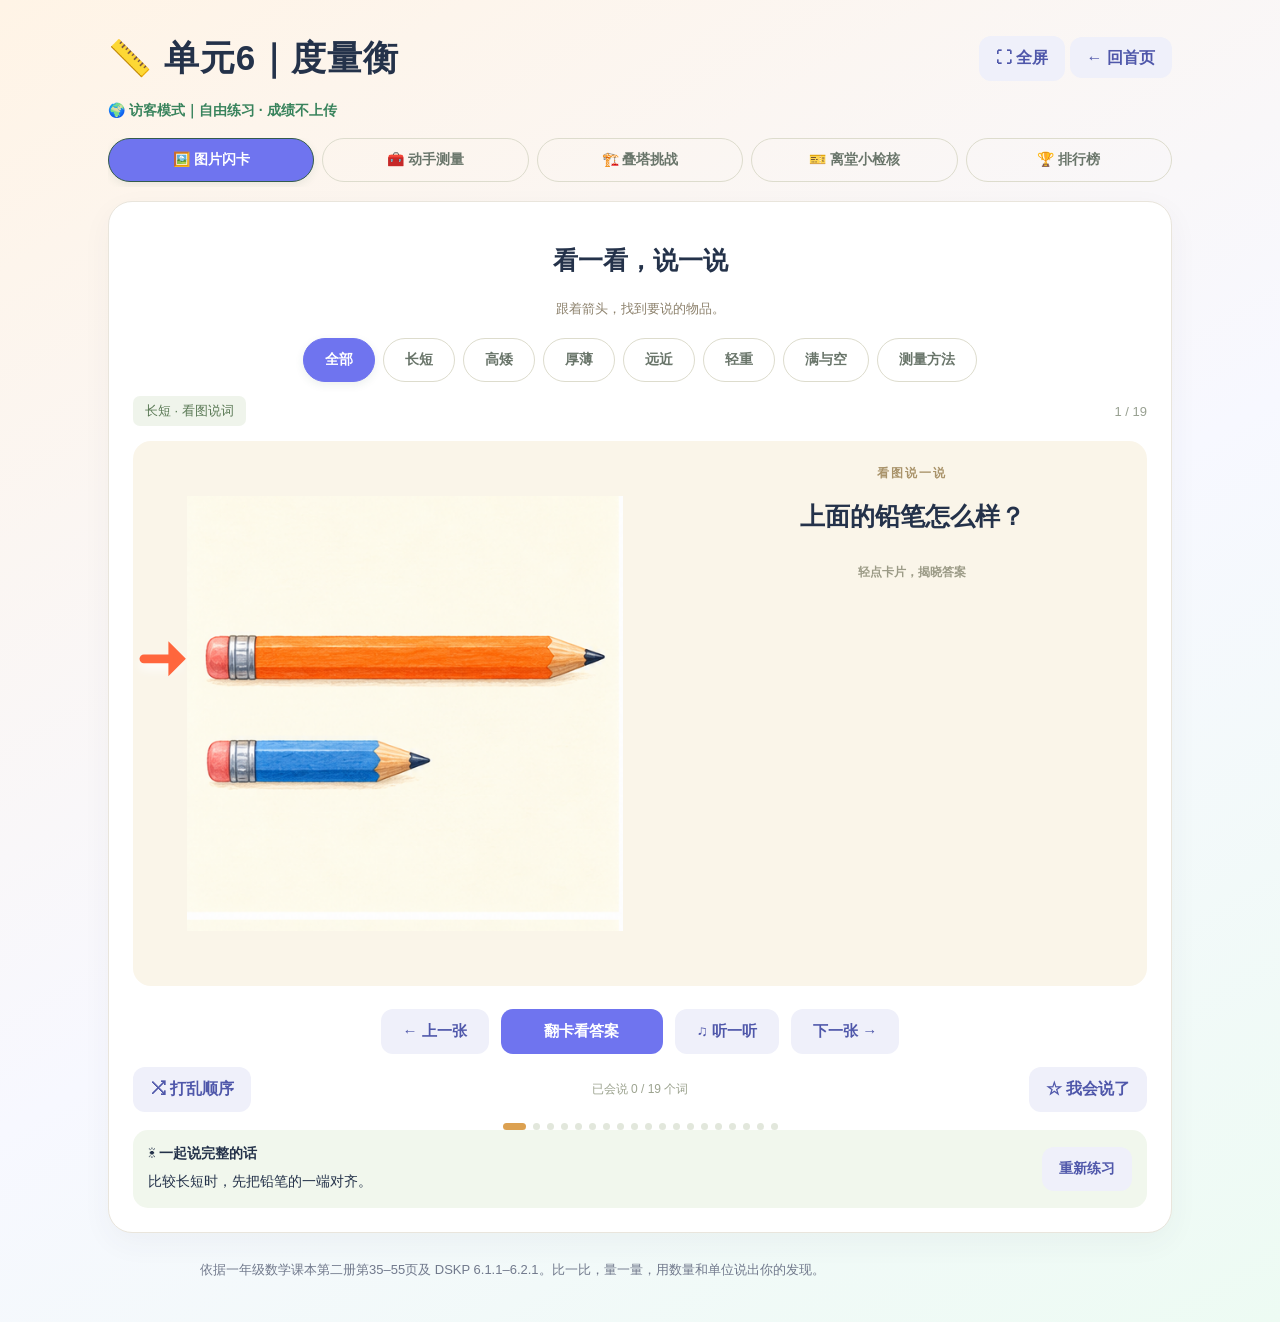
<file: units/unit6-measurement.html>
<!doctype html><html lang="zh-CN"><head><meta charset="utf-8"><meta name="viewport" content="width=device-width,initial-scale=1"><title>单元6｜度量衡</title><link rel="stylesheet" href="unit6-measurement.css"><link rel="stylesheet" href="unit6-course.css"><link rel="stylesheet" href="unit6-lab.css"></head><body>
<main class="app"><header><h1>📏 单元6｜度量衡</h1><div><button id="fullscreen">⛶ 全屏</button> <a class="home" href="../index.html">← 回首页</a></div></header><div id="studentStatus" class="student-status"></div>
<nav class="tabs" aria-label="学习活动"><button data-panel="flash" class="active">🖼️ 图片闪卡</button><button data-panel="measure">🧰 动手测量</button><button data-panel="challenge">🏗️ 叠塔挑战</button><button data-panel="ticket">🎫 离堂小检核</button><button data-panel="leader" id="leaderTab">🏆 排行榜</button></nav>
<section id="flash" class="panel active"><div class="card"><h2 class="center">看一看，说一说</h2><p class="flash-arrow-hint">跟着箭头，找到要说的物品。</p><nav id="filters" class="filters" aria-label="选择学习内容"></nav><div class="card-top"><span id="category"></span><span id="counter" aria-live="polite"></span></div><button id="flashcard" class="flashcard" aria-label="翻卡查看答案"><div id="art" role="img"></div><div class="question"><span id="stage">看图说一说</span><h2 id="question"></h2><div id="answer" hidden><strong id="word"></strong><p id="sentence"></p></div><span id="hint"></span></div></button><div class="controls"><button id="prev" aria-label="上一张">← 上一张</button><button id="flip" class="primary">翻卡看答案</button><button id="speak">♫ 听一听</button><button id="next" aria-label="下一张">下一张 →</button></div><div class="under"><button id="shuffle">⤨ 打乱顺序</button><span id="learned"></span><button id="know">☆ 我会说了</button></div><div id="dots" class="dots" aria-label="闪卡进度"></div><div class="tip"><span>☀ <b>一起说完整的话</b><p id="tip"></p></span><button id="reset">重新练习</button></div></div></section>
<section id="measure" class="panel"><div class="lab-header"><div><span class="lab-eyebrow">MEASUREMENT VIRTUAL LAB</span><h2>度量衡 · 小小实验室</h2></div><div class="station-tabs"><button data-lab-station="length" class="active">长度</button><button data-lab-station="mass">质量</button><button data-lab-station="volume">液体体积</button></div></div><p id="labInstruction" class="lab-instruction"></p><div class="virtual-lab"><aside class="lab-toolbox" aria-label="工具箱"><button id="labShelfUp" class="lab-shelf-step" aria-label="工具箱向上滚动">⌃</button><div id="labShelf" class="lab-shelf"></div><button id="labShelfDown" class="lab-shelf-step" aria-label="工具箱向下滚动">⌄</button></aside><div class="lab-center"><div id="labCanvas" class="lab-canvas" role="application" aria-label="测量实验桌：从工具箱拖动工具，在桌面自由摆放"></div><div class="lab-dock"><button id="labZoomOut" aria-label="缩小">−</button><button id="labZoomIn" aria-label="放大">＋</button><button id="labHome">复原视角</button><button id="labUndo">撤回</button><button id="labClear">清空并换工具</button><button id="labPourBack" hidden>把水倒回</button></div></div><aside class="lab-console"><h3>选择测量物品</h3><div id="labObjects"></div><label><input id="labGuides" type="checkbox" checked> 辅助对齐</label><h3>记录我的发现</h3><p id="labSelected"></p><label>数量 <input id="labNumber" type="number" min="0" max="99" inputmode="numeric"></label><button id="labRecord" class="primary">记录结果</button><p id="labStatus" role="status"></p><button id="labPlace">把选中工具放到桌上</button><p class="lab-small">一轮只用一种工具。清空后可以换工具，再比较数量。</p></aside></div><div class="lab-notebook"><h3>📋 我的测量记录</h3><div id="labHistory">完成测量后，结果会留在这里。</div></div></section><section id="challenge" class="panel"><div class="tower-frame-toolbar"><span>🏗️ 度量衡叠叠塔</span><button id="towerExpand">⛶ 全屏游戏</button></div><iframe id="towerOriginalFrame" title="度量衡叠叠塔，沿用二年级原版完整游戏" src="unit6-tower/index.html" loading="lazy" allow="autoplay; fullscreen"></iframe><p id="towerBridgeStatus" role="status"></p></section><section id="ticket" class="panel"><div class="card"><div id="ticketIntro" class="center"><h2>🎫 度量衡｜离堂小检核</h2><p>共10题，每题10分，涵盖词汇、测量方法、比较和生活应用。</p><p class="muted">每题提交后不能修改，完成后查看答案和解析。</p><button id="startTicket" class="primary">开始小检核</button></div><div id="ticketHost" hidden></div></div></section>
<section id="leader" class="panel"><div class="card"><div class="measurement-head"><h2>🏆 单元6｜本班排行榜</h2><button id="refreshLeader">↻ 同步更新</button></div><p id="leaderStatus" role="status"></p><div class="ranking-tabs"><button data-board="game" class="active">🏗️ 叠塔挑战</button><button data-board="ticket">🎫 离堂小检核</button></div><div id="gameBoard"><p class="muted">叠塔挑战按最高塔高排名，各难度分别保存纪录；小检核仍按答题分数排名。</p><div class="table-wrap"><table><thead><tr><th>排名</th><th>学生</th><th>最高塔高</th><th>容易</th><th>中等</th><th>困难</th></tr></thead><tbody id="leaderBody"></tbody></table></div></div><div id="ticketBoard" hidden><p class="muted">离堂小检核取最高分，同分按用时排序。</p><div class="table-wrap"><table><thead><tr><th>排名</th><th>学生</th><th>成绩</th></tr></thead><tbody id="ticketBody"></tbody></table></div></div><div id="pendingResults"></div></div></section>
<footer>依据一年级数学课本第二册第35–55页及 DSKP 6.1.1–6.2.1。比一比，量一量，用数量和单位说出你的发现。</footer></main><div id="toast" role="status"></div><div id="dragGhost" aria-hidden="true" hidden></div>
<script src="../overall-ranking.js"></script><script src="unit6-content.js"></script><script src="unit6-scenes.js"></script><script src="unit6-pointers.js"></script><script src="unit6-voice.js"></script><script src="../assets/vendor/pixi-8.min.js"></script><script src="unit6-lab-model.js"></script><script src="unit6-lab.js"></script><script src="unit6-measurement.js"></script><script src="unit6-learning.js"></script></body></html>
</file>
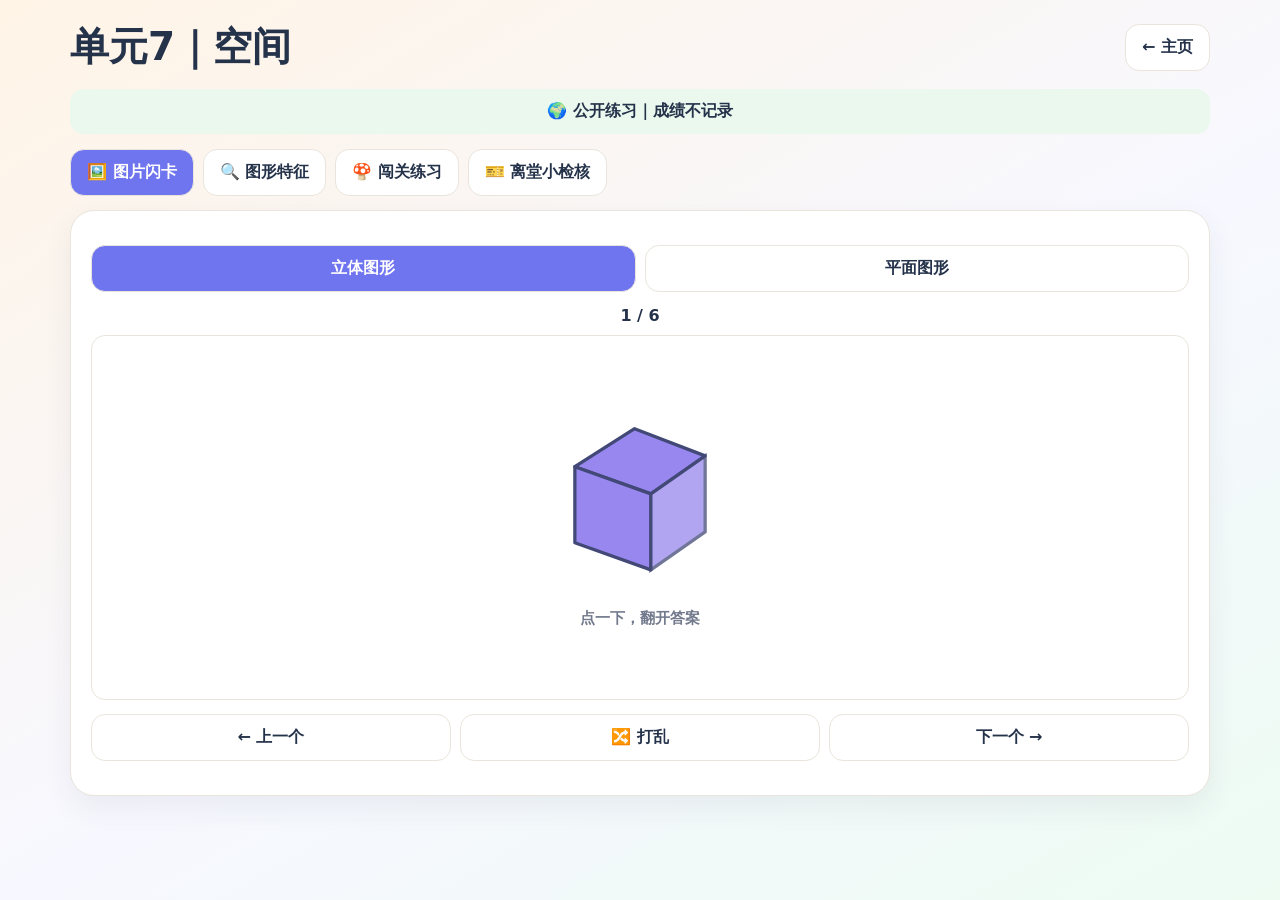
<file: units/unit7-space.html>
<!doctype html>
<html lang="zh-CN">
<head>
<meta charset="utf-8"><meta name="viewport" content="width=device-width,initial-scale=1">
<title>一年级数学｜单元7 空间</title>
<style>
:root{--ink:#24324a;--purple:#6f74ef;--green:#57b777;--line:#e9e5dc}*{box-sizing:border-box}body{margin:0;background:linear-gradient(150deg,#fff4e6,#f7f8ff 55%,#edfbf3);color:var(--ink);font-family:"Microsoft YaHei",system-ui,sans-serif;min-height:100vh}.app{max-width:940px;margin:auto;padding:20px}header{display:flex;justify-content:space-between;align-items:center;gap:12px}h1{font-size:clamp(25px,5vw,39px);margin:0}h2{margin:0 0 15px}button,a.badge{font:inherit;font-weight:800;border:1px solid var(--line);border-radius:14px;padding:12px 16px;background:white;color:var(--ink);cursor:pointer;text-decoration:none;min-height:46px}button:focus-visible,a:focus-visible{outline:3px solid #ed9b27;outline-offset:3px}button:disabled{opacity:.55;cursor:default}.active,.primary{background:var(--purple);color:white}.tabs,.row{display:flex;gap:9px;margin:14px 0}.tabs{overflow-x:auto}.tabs button{white-space:nowrap}.row>*{flex:1;min-width:0}.session{background:#eaf8ee;padding:12px;border-radius:14px;margin:15px 0;text-align:center;font-weight:800}.panel{display:none}.panel.active-panel{display:block}.card{background:#fff;border:1px solid var(--line);border-radius:24px;padding:20px;box-shadow:0 12px 30px #363e5c12}.flash{width:100%;min-height:365px;display:flex;align-items:center;justify-content:center;flex-direction:column;gap:12px;background:white}.flash svg{width:220px;height:190px}.name{font-size:38px;font-weight:900}.pinyin{font-size:20px;color:#666bbd}.note{font-size:23px}.muted{color:#737a8d;font-size:15px}.counter{text-align:center;margin:10px;font-weight:800}.question{font-size:clamp(22px,4vw,29px);text-align:center;font-weight:900;margin:14px 0}.art{min-height:165px;display:flex;justify-content:center;align-items:center;gap:6px;flex-wrap:wrap}.art svg{width:190px;height:160px}.art.pattern svg{width:65px;height:75px}.unknown{font-size:50px;width:65px;text-align:center}.options{display:grid;grid-template-columns:repeat(2,1fr);gap:12px}.options button{font-size:22px;min-height:85px}.options svg{width:72px;height:68px;display:block;margin:auto}.correct{background:#eaf8ee!important;border:3px solid #57b777!important;color:#24713b!important}.wrong{background:#fff0ed!important;border:3px solid #dc7360!important;color:#a43a2d!important}.feedback{min-height:35px;text-align:center;font-size:20px;font-weight:800;padding:10px}.progress{text-align:center;font-weight:900;font-size:21px}.hidden{display:none!important}.result{text-align:center;padding:30px 10px}.score{font-size:45px;color:var(--purple);font-weight:900}.gallery{display:flex;flex-wrap:wrap;gap:8px}.gallery button{padding:8px}.gallery svg{width:48px;height:48px;display:block}.canvas{width:100%;height:auto;background:#f8fafc;border:2px dashed #c5c9e3;border-radius:20px;touch-action:manipulation}.canvas:focus{outline:3px solid var(--purple)}.table-wrap{overflow:auto}table{width:100%;border-collapse:collapse}th,td{padding:12px;text-align:left;border-bottom:1px solid var(--line);white-space:nowrap}.link{color:#565bc5}.badge{white-space:nowrap}.review{line-height:1.8}.ticket-intro{text-align:center;font-size:21px}@media(max-width:540px){.app{padding:14px 12px}.card{padding:14px}.tabs{gap:6px}.tabs button{padding:11px}.row button{padding:12px 5px;font-size:15px}.flash{min-height:330px}.note{font-size:20px}.art.pattern svg{width:48px}.unknown{width:48px}.name{font-size:32px}}@media(prefers-reduced-motion:reduce){*{scroll-behavior:auto}}
#featureArt{min-height:240px}#featureArt svg{width:280px;height:245px}#featureExplain{text-align:center;line-height:1.6}#featureHint{text-align:center}#featureShapes{justify-content:center}#featureShapes button{font-size:15px}#featureProperties{flex-wrap:wrap}#featureProperties button{flex:1 1 70px}@media(max-width:540px){#featureArt svg{width:240px;height:210px}#featureArt{min-height:210px}}


.adventure-card{padding:14px}.adventure-controls{display:flex;gap:12px;align-items:center}.adventure-controls .row{margin:0;flex:1}.adventure-controls .row:last-child{flex:1.5}.adventure-controls button{padding:8px 5px;font-size:15px;min-height:40px}.adventure-hud{display:flex;align-items:center;justify-content:space-between;gap:8px;flex-wrap:wrap;margin:12px 0;font-size:17px}.adventure-hud button{padding:5px 10px;min-height:34px;font-size:13px}.adventure-hud #bestScore{font-size:14px;color:#747a8e}.world{position:relative;width:100%;height:clamp(270px,43vh,380px);border-radius:18px;overflow:hidden;background:#dff2fc;touch-action:pan-y;outline:none}.world:focus-visible{outline:3px solid #f0bd50}.landscape{position:absolute;width:100%;height:100%;inset:0}.question-box{position:absolute;top:24%;transform:translateX(-50%);width:46px;height:46px;min-height:0;padding:0;background:#ffdc61;border:3px solid #ba8532;border-radius:7px;font:bold 30px system-ui;box-shadow:inset 3px 3px #fff0a0,0 5px #99724840;color:#865b21}.question-box.used{background:#ccad87;color:#fff;border-color:#b09576}.world-hint{position:absolute;top:12px;left:12px;right:12px;text-align:center;font-weight:800;font-size:15px;color:#445b77;pointer-events:none}.quiz-overlay{position:absolute;inset:8px;background:#fffffff5;border:2px solid #e6e0cf;border-radius:16px;padding:12px;display:flex;flex-direction:column;justify-content:center;overflow:auto;box-shadow:0 4px 18px #25375e22}.quiz-top{display:flex;justify-content:space-between;gap:10px;font-weight:800;font-size:14px;color:#767290}.quiz-overlay .question{font-size:22px;margin:9px 0}.quiz-body{display:grid;grid-template-columns:1fr 1.5fr;align-items:center;gap:10px}.quiz-overlay .art{min-height:90px;height:110px;gap:3px}.quiz-overlay .art svg{height:110px;width:130px}.quiz-overlay .art.pattern svg{width:32px;height:50px}.quiz-overlay .unknown{width:28px;font-size:30px}.quiz-overlay .options{gap:7px}.quiz-overlay .options button{font-size:18px;min-height:48px;padding:5px}.quiz-overlay .options svg{width:48px;height:38px}.quiz-overlay .feedback{min-height:27px;padding:5px;font-size:17px}.quiz-overlay #gameNext{min-height:36px;padding:7px 12px;width:max-content;align-self:center}.adventure-note{text-align:center;color:#66738a;font-size:14px;margin:9px 0 0}.quiz-overlay.result{padding:15px}.quiz-overlay.result h2{font-size:24px;margin-bottom:8px}.quiz-overlay.result .score{font-size:38px}.quiz-overlay.result p{margin:7px 0;font-size:15px}#gameResult button{align-self:center}#gameResult #gameSaveStatus{font-size:14px}
@media(max-width:540px){.adventure-controls{display:block}.adventure-controls .row{margin:0 0 7px;gap:7px}.adventure-controls button{min-height:36px;font-size:14px;padding:6px 4px}.adventure-hud{font-size:14px;gap:6px;margin:7px 0}.adventure-hud #bestScore{font-size:12px}.world{height:clamp(285px,42vh,350px)}.quiz-overlay{inset:5px;padding:8px}.quiz-overlay .question{font-size:19px;margin:6px 0}.quiz-body{grid-template-columns:1fr;gap:4px}.quiz-overlay .art{height:82px;min-height:60px}.quiz-overlay .art svg{height:82px;width:105px}.quiz-overlay .art.pattern svg{width:37px;height:45px}.quiz-overlay .options button{font-size:16px;min-height:38px;padding:4px}.quiz-overlay .options svg{width:40px;height:28px}.quiz-overlay .feedback{font-size:15px;min-height:24px}.world-hint{font-size:13px}.question-box{width:36px;height:36px;font-size:25px}.adventure-note{font-size:12px}.app:has(#game.active-panel) .session{padding:7px;margin:8px 0}.app:has(#game.active-panel) .tabs{margin:8px 0}}
#featureArt{touch-action:none;cursor:grab}#featureArt:active{cursor:grabbing}

.quiz-body.no-art{grid-template-columns:1fr}.quiz-body.no-art .art{display:none}.app:has(#game.active-panel){padding-top:10px;padding-bottom:10px}.app:has(#game.active-panel) h1{font-size:25px}.app:has(#game.active-panel) header .badge{min-height:34px;padding:7px 12px;font-size:14px}.app:has(#game.active-panel) .session{font-size:13px;padding:4px;margin:5px 0}.app:has(#game.active-panel) .tabs{margin:6px 0;gap:6px}.app:has(#game.active-panel) .tabs button{min-height:36px;padding:7px 10px;font-size:14px}.world{height:clamp(240px,calc(100dvh - 260px),380px)}
@media(max-width:540px){.world{height:clamp(240px,calc(100dvh - 320px),340px)}.adventure-card{padding:10px}.adventure-hud{margin:5px 0}.quiz-overlay .art{height:60px;min-height:50px}.quiz-overlay .art svg{height:60px;width:90px}.quiz-overlay .options button{min-height:34px;font-size:15px}.quiz-overlay .feedback{min-height:20px;font-size:14px;padding:3px}.quiz-overlay .question{font-size:18px;margin:4px 0}.quiz-overlay #gameNext{min-height:30px;padding:5px 10px;font-size:14px}}
.world-sun{position:absolute;top:12%;right:8%;font-size:35px;pointer-events:none}

/* Responsive full-height game: the scene takes all space left by the controls. */
.app{max-width:1180px}
.app:has(#game.active-panel){max-width:1800px;width:100%;height:100dvh;min-height:450px;padding:10px 14px;display:flex;flex-direction:column;gap:0}
.app:has(#game.active-panel)>header,.app:has(#game.active-panel)>.session,.app:has(#game.active-panel)>.tabs{flex-shrink:0}
.app:has(#game.active-panel) .panel.active-panel{flex:1;min-height:0}
.adventure-card{height:100%;min-height:0;display:flex;flex-direction:column;padding:12px}
.adventure-controls,.adventure-hud,.adventure-note{flex-shrink:0}
.world{flex:1;min-height:200px;height:auto;max-height:none}
.adventure-note{margin-top:6px;margin-bottom:0}
.world-hint{font-size:14px}
.quiz-overlay{inset:auto;top:50%;left:50%;transform:translate(-50%,-50%);width:calc(100% - 20px);max-width:900px;max-height:calc(100% - 20px);padding:18px}
.quiz-overlay.result{padding:20px}
#featureCount:empty,#featureHint:empty{display:none}
#featureExplain{margin:8px 0}#featureHint{margin:6px 0}
#featureArt{min-height:210px}#featureArt svg{height:220px}
#featureShapes{gap:7px}#featureShapes button{padding:6px 10px}
@media(min-width:900px){.adventure-controls{gap:20px}.adventure-controls button{font-size:17px;min-height:42px}.adventure-hud{font-size:20px;margin:8px 0}.quiz-overlay .question{font-size:26px}.quiz-overlay .art{height:180px}.quiz-overlay .art svg{width:220px;height:180px}.quiz-overlay .art.pattern svg{width:62px;height:90px}.quiz-overlay .options button{font-size:22px;min-height:62px}.quiz-overlay .options svg{width:75px;height:60px}.quiz-overlay .feedback{font-size:20px}}
@media(min-width:541px) and (max-width:899px){.app:has(#game.active-panel){padding:8px 10px}.adventure-controls{gap:8px}.adventure-controls button{font-size:15px;min-height:38px}.adventure-hud{margin:7px 0}.quiz-overlay{padding:14px}.quiz-overlay .art{height:130px}.quiz-overlay .art svg{height:130px;width:160px}}
@media(max-width:540px){.app:has(#game.active-panel){padding:7px 8px;min-height:450px}.app:has(#game.active-panel) h1{font-size:23px}.app:has(#game.active-panel) .tabs button{padding:7px 9px}.adventure-card{padding:8px;border-radius:18px}.adventure-controls .row{margin-bottom:5px}.adventure-hud{margin:4px 0 6px}.world{height:auto;min-height:230px;border-radius:14px}.quiz-overlay{width:calc(100% - 12px);max-height:calc(100% - 12px);padding:10px}.quiz-overlay .question{font-size:20px}.quiz-overlay .art{height:105px;min-height:55px}.quiz-overlay .art svg{height:105px;width:125px}.quiz-overlay .options button{min-height:42px;font-size:17px}.quiz-overlay .options svg{width:50px;height:38px}.quiz-overlay .feedback{font-size:16px}.quiz-overlay #gameNext{min-height:36px}.adventure-note{font-size:11px;line-height:1.3}.world-hint{top:9px;font-size:12px}#featureArt{min-height:175px}#featureArt svg{height:180px}.flash{min-height:300px}}
@media(max-height:600px){.quiz-overlay{padding:8px}.quiz-overlay .question{font-size:18px;margin:4px 0}.quiz-overlay .art{height:62px;min-height:45px}.quiz-overlay .art svg{height:62px;width:100px}.quiz-overlay .art.pattern svg{height:42px;width:33px}.quiz-overlay .options button{min-height:34px;padding:4px;font-size:15px}.quiz-overlay .options svg{height:26px;width:36px}.quiz-overlay .feedback{font-size:14px;min-height:20px}.quiz-overlay #gameNext{min-height:30px;padding:5px 10px}.app:has(#game.active-panel){min-height:400px}.world{min-height:175px}}
@media(max-width:540px){.tabs{display:grid;grid-template-columns:repeat(4,minmax(0,1fr));overflow:visible;gap:4px}.tabs button,.app:has(#game.active-panel) .tabs button{padding:7px 1px;font-size:12px;min-height:36px}}
@media(max-height:450px) and (min-width:541px){.app:has(#game.active-panel){min-height:360px;padding:5px 8px}.app:has(#game.active-panel) h1{font-size:21px}.app:has(#game.active-panel) .session{margin:3px 0;padding:2px}.app:has(#game.active-panel) .tabs{margin:4px 0}.adventure-card{padding:6px 8px}.adventure-controls button{min-height:32px;padding:4px;font-size:14px}.adventure-hud{margin:4px 0;font-size:15px}.adventure-note{font-size:11px;margin-top:3px}.quiz-body{grid-template-columns:1fr 1.5fr}.quiz-overlay .art{height:50px;min-height:30px}.quiz-overlay .art svg{height:50px}.quiz-overlay .feedback{padding:2px}}
.quiz-overlay{justify-content:flex-start}.quiz-overlay>*{flex-shrink:0}
.question-box{width:var(--box-size,46px);height:var(--box-size,46px);font-size:clamp(25px,3vw,32px)}.world-sun{font-size:var(--sun-size,32px);top:10%;right:5%}
</style>
</head>
<body><main class="app">
<header><h1>单元7｜空间</h1><a class="badge" href="../index.html">← 主页</a></header>
<div class="session" id="studentDisplay"></div>
<nav class="tabs" aria-label="学习活动"><button data-panel="flash" class="active">🖼️ 图片闪卡</button><button data-panel="create">🔍 图形特征</button><button data-panel="game">🍄 闯关练习</button><button data-panel="ticket">🎫 离堂小检核</button><button data-panel="leaders" id="leaderTab" class="hidden">🏆 排行榜</button></nav>
<section class="panel active-panel" id="flash"><div class="card"><div class="row" aria-label="闪卡分类"><button data-category="solid" class="active">立体图形</button><button data-category="plane">平面图形</button></div><div class="counter" id="cardCounter"></div><button class="flash" id="flashCard" aria-label="翻开闪卡"></button><div class="row"><button id="prev">← 上一个</button><button id="shuffleCards">🔀 打乱</button><button id="next">下一个 →</button></div></div></section>
<section class="panel" id="game"><div class="card adventure-card"><div class="adventure-controls"><div class="row"><button data-mode="practice" class="active">♾️ 练习</button><button data-mode="challenge">🏆 挑战</button></div><div class="row"><button data-level="easy" class="active">🌱 简单</button><button data-level="medium">🌿 中等</button><button data-level="hard">🌳 困难</button></div></div><div class="adventure-hud"><span id="lives" aria-label="生命值"></span><strong id="coins"></strong><span id="bestScore"></span><button id="endRun">结束本局</button></div><div class="world" id="world" tabindex="0" aria-label="闯关场景：鼠标左右移动角色，单点起跳撞问号盒答题；方向键移动，空格或回车起跳"><svg class="landscape" preserveAspectRatio="none" viewBox="0 0 960 320" aria-hidden="true"><rect width="960" height="320" fill="var(--sky)"/><g id="farLayer"><g transform="translate(0 0)" fill="white" opacity=".85"><ellipse cx="150" cy="65" rx="65" ry="22"/><ellipse cx="420" cy="43" rx="55" ry="18"/><ellipse cx="720" cy="85" rx="70" ry="22"/></g><g transform="translate(960 0)" fill="white" opacity=".85"><ellipse cx="150" cy="65" rx="65" ry="22"/><ellipse cx="420" cy="43" rx="55" ry="18"/><ellipse cx="720" cy="85" rx="70" ry="22"/></g><g transform="translate(1920 0)" fill="white" opacity=".85"><ellipse cx="150" cy="65" rx="65" ry="22"/><ellipse cx="420" cy="43" rx="55" ry="18"/><ellipse cx="720" cy="85" rx="70" ry="22"/></g></g><g id="nearLayer"><g transform="translate(0 0)"><path d="M0 265Q120 90 250 265Q400 120 540 265Q700 80 960 265" fill="var(--far-hill)"/><path d="M0 265Q200 170 380 265Q540 170 720 265Q830 180 960 265" fill="var(--near-hill)"/><g transform="translate(480 195)"><path d="M0 60V0" stroke="#a47b55" stroke-width="10"/><path d="M-35 10L0-48L35 10ZM-28-14L0-60L28-14Z" fill="var(--tree)"/></g></g><g transform="translate(960 0)"><path d="M0 265Q120 90 250 265Q400 120 540 265Q700 80 960 265" fill="var(--far-hill)"/><path d="M0 265Q200 170 380 265Q540 170 720 265Q830 180 960 265" fill="var(--near-hill)"/><g transform="translate(480 195)"><path d="M0 60V0" stroke="#a47b55" stroke-width="10"/><path d="M-35 10L0-48L35 10ZM-28-14L0-60L28-14Z" fill="var(--tree)"/></g></g><g transform="translate(1920 0)"><path d="M0 265Q120 90 250 265Q400 120 540 265Q700 80 960 265" fill="var(--far-hill)"/><path d="M0 265Q200 170 380 265Q540 170 720 265Q830 180 960 265" fill="var(--near-hill)"/><g transform="translate(480 195)"><path d="M0 60V0" stroke="#a47b55" stroke-width="10"/><path d="M-35 10L0-48L35 10ZM-28-14L0-60L28-14Z" fill="var(--tree)"/></g></g></g><g id="groundLayer"><rect y="265" width="3000" height="55" fill="var(--soil)"/><path d="M0 268H3000" stroke="var(--grass)" stroke-width="12"/><path d="M0 292H3000" stroke="#916946" stroke-width="2"/><path d="M0 272V292M80 292V320" stroke="#916946" stroke-width="2"/><path d="M40 263l4-7 4 7" fill="var(--grass)"/><path d="M160 272V292M240 292V320" stroke="#916946" stroke-width="2"/><path d="M200 263l4-7 4 7" fill="var(--grass)"/><path d="M320 272V292M400 292V320" stroke="#916946" stroke-width="2"/><path d="M360 263l4-7 4 7" fill="var(--grass)"/><path d="M480 272V292M560 292V320" stroke="#916946" stroke-width="2"/><path d="M520 263l4-7 4 7" fill="var(--grass)"/><path d="M640 272V292M720 292V320" stroke="#916946" stroke-width="2"/><path d="M680 263l4-7 4 7" fill="var(--grass)"/><path d="M800 272V292M880 292V320" stroke="#916946" stroke-width="2"/><path d="M840 263l4-7 4 7" fill="var(--grass)"/><path d="M960 272V292M1040 292V320" stroke="#916946" stroke-width="2"/><path d="M1000 263l4-7 4 7" fill="var(--grass)"/><path d="M1120 272V292M1200 292V320" stroke="#916946" stroke-width="2"/><path d="M1160 263l4-7 4 7" fill="var(--grass)"/><path d="M1280 272V292M1360 292V320" stroke="#916946" stroke-width="2"/><path d="M1320 263l4-7 4 7" fill="var(--grass)"/><path d="M1440 272V292M1520 292V320" stroke="#916946" stroke-width="2"/><path d="M1480 263l4-7 4 7" fill="var(--grass)"/><path d="M1600 272V292M1680 292V320" stroke="#916946" stroke-width="2"/><path d="M1640 263l4-7 4 7" fill="var(--grass)"/><path d="M1760 272V292M1840 292V320" stroke="#916946" stroke-width="2"/><path d="M1800 263l4-7 4 7" fill="var(--grass)"/><path d="M1920 272V292M2000 292V320" stroke="#916946" stroke-width="2"/><path d="M1960 263l4-7 4 7" fill="var(--grass)"/><path d="M2080 272V292M2160 292V320" stroke="#916946" stroke-width="2"/><path d="M2120 263l4-7 4 7" fill="var(--grass)"/><path d="M2240 272V292M2320 292V320" stroke="#916946" stroke-width="2"/><path d="M2280 263l4-7 4 7" fill="var(--grass)"/><path d="M2400 272V292M2480 292V320" stroke="#916946" stroke-width="2"/><path d="M2440 263l4-7 4 7" fill="var(--grass)"/><path d="M2560 272V292M2640 292V320" stroke="#916946" stroke-width="2"/><path d="M2600 263l4-7 4 7" fill="var(--grass)"/><path d="M2720 272V292M2800 292V320" stroke="#916946" stroke-width="2"/><path d="M2760 263l4-7 4 7" fill="var(--grass)"/><path d="M2880 272V292M2960 292V320" stroke="#916946" stroke-width="2"/><path d="M2920 263l4-7 4 7" fill="var(--grass)"/></g><g id="obstacleLayer"></g><g id="runner" transform="translate(75 205)"><g id="runnerSprite"><ellipse cx="0" cy="58" rx="22" ry="5" fill="#24324a25"/><g id="runnerLegLeft"><path d="M-9 39Q-13 48-11 53" fill="none" stroke="#4774be" stroke-width="11" stroke-linecap="round"/><path d="M-12 52Q-20 53-19 58H-4Q0 54-7 52Z" fill="#533d48"/></g><g id="runnerLegRight"><path d="M9 39Q13 48 11 53" fill="none" stroke="#4774be" stroke-width="11" stroke-linecap="round"/><path d="M12 52Q20 53 19 58H4Q0 54 7 52Z" fill="#533d48"/></g><g id="runnerArmLeft"><path d="M-13 26Q-23 30-24 39" fill="none" stroke="#f07b53" stroke-width="10" stroke-linecap="round"/><ellipse cx="-24" cy="40" rx="6" ry="7" fill="#fff3dc" stroke="#dcb99e" stroke-width="1"/></g><path d="M-14 25Q0 19 14 25L17 39Q0 49-17 39Z" fill="#f07b53" stroke="#c76047" stroke-width="1"/><path d="M-10 24V37Q0 43 10 37V24M-10 36Q0 30 10 36V45H-10Z" fill="#5483c9" stroke="#3d63a5" stroke-width="3"/><circle cx="-8" cy="33" r="2" fill="#ffe16f"/><circle cx="8" cy="33" r="2" fill="#ffe16f"/><g id="runnerArmRight"><path d="M13 26Q24 28 24 37" fill="none" stroke="#f07b53" stroke-width="10" stroke-linecap="round"/><ellipse cx="24" cy="39" rx="6" ry="7" fill="#fff3dc" stroke="#dcb99e" stroke-width="1"/></g><ellipse cx="0" cy="9" rx="19" ry="22" fill="#f5bd87"/><ellipse cx="-17" cy="11" rx="5" ry="7" fill="#f5bd87"/><ellipse cx="17" cy="11" rx="5" ry="7" fill="#f5bd87"/><path d="M-17-2Q-20-20 0-21Q21-19 18-1L9-6L-10-5Z" fill="#704a35"/><path d="M-18-6Q-16-29 5-26Q22-24 22-7Z" fill="#ed8054" stroke="#bd573d" stroke-width="1.5"/><path d="M-22-7Q-3-15 23-8Q27-2 22 0L-21 0Z" fill="#f39961"/><ellipse cx="-7" cy="7" rx="3.5" ry="5" fill="#353b53"/><ellipse cx="8" cy="7" rx="3.5" ry="5" fill="#353b53"/><circle cx="-6" cy="5" r="1.2" fill="white"/><circle cx="9" cy="5" r="1.2" fill="white"/><ellipse cx="0" cy="13" rx="4" ry="3" fill="#e9a46e"/><ellipse cx="-12" cy="15" rx="4" ry="2" fill="#ef947f"/><ellipse cx="12" cy="15" rx="4" ry="2" fill="#ef947f"/><path d="M-5 19Q0 25 6 19" fill="white" stroke="#9c584b" stroke-width="1.5" stroke-linecap="round"/></g></g></svg><div class="world-sun" aria-hidden="true">☀️</div><div id="questionBoxes"></div><div class="world-hint" id="worldHint">🖱️ 移动到盒子下方 · 单点起跳</div><div class="quiz-overlay hidden" id="gameQuiz"><div class="quiz-top"><span id="gameProgress"></span><span>答对 + 🪙10</span></div><div class="question" id="gameQuestion"></div><div class="quiz-body" id="gameQuizBody"><div class="art" id="gameArt"></div><div class="options" id="gameOptions"></div></div><div class="feedback" id="gameFeedback" aria-live="polite"></div><button class="primary hidden" id="gameNext">继续闯关 →</button></div><div class="quiz-overlay result hidden" id="gameResult"><h2>🏁 本局结束</h2><div class="score" id="gameScore"></div><p id="gameDetail"></p><p id="gameSaveStatus" aria-live="polite"></p><button class="primary" id="again">再闯一次</button></div></div><p class="adventure-note" id="adventureNote">不限时间 · 5 个生命 · 答对 +10 🪙 · 答错或碰障碍 −1 ❤️</p></div></section>
<section class="panel" id="create"><div class="card"><h2>🔍 图形特征</h2><div class="row"><button data-feature-type="solid" class="active">立体特征</button><button data-feature-type="plane">基本形状特征</button></div><div class="gallery" id="featureShapes" aria-label="选择图形"></div><div class="question" id="featureName"></div><div class="art" id="featureArt" tabindex="0" aria-label="立体观察区，用鼠标或手指拖动旋转，方向键也可旋转"></div><div class="row" id="rotateControls"><button id="spin">▶ 自动转动</button><button id="resetView">↺ 回到正面</button></div><div class="row" id="featureProperties" aria-label="选择图形特征"></div><p class="note" id="featureExplain" aria-live="polite"></p><p class="muted" id="featureHint"></p><button class="primary" id="revealFeature">显示答案</button><p class="feedback" id="featureCount" aria-live="polite"></p><button id="goPet" class="primary">🍄 去闯关 →</button></div></section>
<section class="panel" id="ticket"><div class="card"><div id="ticketIntro" class="ticket-intro"><h2>🎫 离堂小检核</h2><p>认立体 · 认平面 · 数一数 · 找规律</p><p>共 10 题，每题 10 分，选好答案后交卷。</p><button class="primary" id="startTicket">开始 →</button></div><div id="ticketQuiz" class="hidden"><div class="progress" id="ticketProgress"></div><div class="question" id="ticketQuestion"></div><div class="art" id="ticketArt"></div><div class="options" id="ticketOptions"></div><div class="feedback" id="ticketFeedback" aria-live="polite"></div><button class="primary" id="ticketNext" disabled>下一题 →</button></div><div class="result hidden" id="ticketResult"><div class="score" id="ticketScore"></div><p id="ticketDetail"></p><div class="review" id="ticketReview"></div><p id="ticketSaveStatus" aria-live="polite"></p><button class="primary" id="ticketAgain">再做一次</button></div></div></section>
<section class="panel" id="leaders"><div class="card"><h2>🏆 单元7排行榜</h2><button id="refresh">↻ 更新</button><p id="leaderStatus" aria-live="polite"></p><div id="leaderContent"></div></div></section>
</main>
<script>
'use strict';
const shapes=[
 {id:'cube',name:'正方体',py:'zhèng fāng tǐ',type:'solid',note:'6 个平面都是正方形。',life:'骰子',faces:6,edges:12,vertices:8},
 {id:'cuboid',name:'长方体',py:'cháng fāng tǐ',type:'solid',note:'有 6 个平面，8 个顶点。',life:'纸巾盒',faces:6,edges:12,vertices:8},
 {id:'sphere',name:'球体',py:'qiú tǐ',type:'solid',note:'圆圆的，没有顶点。',life:'皮球',vertices:0},
 {id:'cylinder',name:'圆柱体',py:'yuán zhù tǐ',type:'solid',note:'上下两个平面都是圆形。',life:'罐头',vertices:0},
 {id:'cone',name:'圆锥体',py:'yuán zhuī tǐ',type:'solid',note:'尖尖的，有 1 个顶点。',life:'交通锥',vertices:1},
 {id:'pyramid',name:'正方棱锥体',py:'zhèng fāng léng zhuī tǐ',type:'solid',note:'这一个底面是正方形，有 5 个顶点。',life:'正方棱锥体模型',faces:5,edges:8,vertices:5},
 {id:'square',name:'正方形',py:'zhèng fāng xíng',type:'plane',note:'4 条边一样长，4 个顶点。',edges:4,vertices:4},
 {id:'rectangle',name:'长方形',py:'cháng fāng xíng',type:'plane',note:'4 条边，4 个顶点。',edges:4,vertices:4},
 {id:'triangle',name:'三角形',py:'sān jiǎo xíng',type:'plane',note:'3 条边，3 个顶点。',edges:3,vertices:3},
 {id:'circle',name:'圆形',py:'yuán xíng',type:'plane',note:'边是弯弯的，没有顶点。',edges:0,vertices:0}
];
const byId=id=>shapes.find(s=>s.id===id);
const shapeColors={cube:'#9787ee',cuboid:'#eea564',sphere:'#e989b3',cylinder:'#d88be7',cone:'#eec252',pyramid:'#75a8ed',square:'#ac8ae8',rectangle:'#68bdca',triangle:'#f39674',circle:'#e5bb52'};
function drawing(id,color=shapeColors[id]){
 const a=`fill="${color}" stroke="#424977" stroke-width="3" stroke-linejoin="round"`;
 const parts={square:`<rect x="45" y="30" width="110" height="110" rx="2" ${a}/>`,rectangle:`<rect x="22" y="45" width="156" height="85" rx="2" ${a}/>`,triangle:`<path d="M100 20L180 145H20Z" ${a}/>`,circle:`<circle cx="100" cy="85" r="65" ${a}/>`,cube:`<path d="M40 55L95 20L160 45L110 80Z" ${a}/><path d="M40 55L110 80V150L40 125Z" ${a}/><path d="M110 80L160 45V115L110 150Z" fill="${color}" opacity=".75" stroke="#424977" stroke-width="3"/>`,cuboid:`<path d="M20 65L70 30L180 50L130 85Z" ${a}/><path d="M20 65L130 85V145L20 125Z" ${a}/><path d="M130 85L180 50V110L130 145Z" fill="${color}" opacity=".75" stroke="#424977" stroke-width="3"/>`,sphere:`<defs><radialGradient id="ball"><stop offset="0" stop-color="#e4e1ff"/><stop offset="1" stop-color="${color}"/></radialGradient></defs><circle cx="100" cy="85" r="65" fill="url(#ball)" stroke="#424977" stroke-width="3"/><ellipse cx="100" cy="85" rx="65" ry="22" fill="none" stroke="#fff" stroke-opacity=".5" stroke-width="2"/>`,cylinder:`<path d="M45 45V130C45 157 155 157 155 130V45" ${a}/><ellipse cx="100" cy="45" rx="55" ry="22" fill="${color}" opacity=".7" stroke="#424977" stroke-width="3"/><path d="M45 130C45 103 155 103 155 130" fill="none" stroke="#424977" stroke-width="2" stroke-dasharray="5 5"/>`,cone:`<path d="M100 20L40 135Q100 165 160 135Z" ${a}/><path d="M40 135Q100 105 160 135" fill="none" stroke="#424977" stroke-width="2" stroke-dasharray="5 5"/>`,pyramid:`<path d="M100 15L25 125L110 155L175 115Z" ${a}/><path d="M100 15L110 155L175 115Z" fill="${color}" opacity=".75" stroke="#424977" stroke-width="3"/><path d="M25 125L85 95L175 115M100 15L85 95" fill="none" stroke="#424977" stroke-width="2" stroke-dasharray="5 5"/>`};return parts[id];
}
function svg(id,label='',color){return `<svg viewBox="0 0 200 175" role="img" aria-label="${label||'图形'}">${drawing(id,color)}</svg>`}
function shuffle(items){const a=[...items];for(let i=a.length-1;i>0;i--){const j=Math.floor(Math.random()*(i+1));[a[i],a[j]]=[a[j],a[i]]}return a}
function sound(ok=true){try{const A=window.AudioContext||window.webkitAudioContext;if(!A)return;audio??=new A();audio.resume();const o=audio.createOscillator(),g=audio.createGain();o.frequency.value=ok?740:220;g.gain.setValueAtTime(.04,audio.currentTime);g.gain.exponentialRampToValueAtTime(.001,audio.currentTime+.12);o.connect(g);g.connect(audio.destination);o.start();o.stop(audio.currentTime+.13)}catch(_){}}
let audio=null,category='solid',deck=[],cardIndex=0,flipped=false;
function resetCards(){deck=shapes.filter(s=>s.type===category);cardIndex=0;showCard()}
function showCard(){flipped=false;renderCard()}
function renderCard(){const s=deck[cardIndex];document.getElementById('cardCounter').textContent=`${cardIndex+1} / ${deck.length}`;document.getElementById('flashCard').innerHTML=svg(s.id,flipped?s.name:'待辨认的图形')+(flipped?`<span class="pinyin">${s.py}</span><span class="name">${s.name}</span><span class="note">${s.note}</span>${s.life?`<span class="muted">生活中：${s.life}</span>`:''}`:'<span class="muted">点一下，翻开答案</span>');document.getElementById('flashCard').setAttribute('aria-label',flipped?'收起闪卡答案':'翻开闪卡')}
document.getElementById('flashCard').onclick=()=>{flipped=!flipped;renderCard();sound()};
document.getElementById('prev').onclick=()=>{cardIndex=(cardIndex+deck.length-1)%deck.length;showCard()};document.getElementById('next').onclick=()=>{cardIndex=(cardIndex+1)%deck.length;showCard()};document.getElementById('shuffleCards').onclick=()=>{deck=shuffle(deck);cardIndex=0;showCard()};
document.querySelectorAll('[data-category]').forEach(b=>b.onclick=()=>{category=b.dataset.category;document.querySelectorAll('[data-category]').forEach(x=>x.classList.toggle('active',x===b));resetCards()});
document.querySelectorAll('[data-panel]').forEach(b=>b.onclick=()=>{document.querySelectorAll('[data-panel]').forEach(x=>x.classList.toggle('active',x===b));document.querySelectorAll('.panel').forEach(x=>x.classList.toggle('active-panel',x.id===b.dataset.panel));if(b.dataset.panel==='leaders')loadLeaders();if(b.dataset.panel==='game')activateAdventure();else stopAdventure()});
function nameQuestion(s){return {text:'这是什么图形？',art:svg(s.id,'待辨认的图形'),options:shuffle(shapes.filter(x=>x.type===s.type&&x.id!==s.id)).slice(0,3).concat(s).map(x=>({value:x.id,label:x.name})),answer:s.id,review:s.name}}
function countQuestion(s,prop){if(s.id==='circle'&&prop==='edges')return {text:'圆形的边是什么样的？',art:svg(s.id,s.name),options:[{value:'straight',label:'直直的'},{value:'curved',label:'弯弯的'}],answer:'curved',review:'圆形的边是弯弯的'};const names={edges:'边',vertices:'顶点',faces:'平面'},value=s[prop],unit=prop==='edges'?'条':'个';return {text:`有几${unit}${names[prop]}？`,art:svg(s.id,s.name),options:[...new Set([value,0,1,3,4,5,6,8,12])].slice(0,4).map(n=>({value:String(n),label:String(n)})),answer:String(value),review:`${s.name}：${value} ${unit}${names[prop]}`}}
function lifeQuestion(s){return {text:`${s.life}像哪一种立体？`,art:'',options:shuffle(shapes.filter(x=>x.type==='solid'&&x.id!==s.id)).slice(0,3).concat(s).map(x=>({value:x.id,label:x.name,shape:x.id})),answer:s.id,review:`${s.life}像${s.name}`}}
function patternQuestion(){const ids=shuffle(shapes.filter(s=>s.type==='plane').map(s=>s.id)),a=ids[0],b=ids[1],c=ids[2],patterns=[[a,b,a,b,a,b],[a,a,b,a,a,b],[a,b,c,a,b,c]],pattern=patterns[Math.floor(Math.random()*patterns.length)],answer=pattern[5];return {text:'接下来是什么图形？',pattern:true,art:pattern.slice(0,5).map(id=>svg(id,byId(id).name)).join('')+'<span class="unknown">?</span>',options:ids.map(id=>({value:id,label:byId(id).name,shape:id})),answer,review:`接下来是${byId(answer).name}`}}

function reverseNameQuestion(s){return {text:`哪一个是${s.name}？`,art:'',options:shuffle(shapes.filter(x=>x.type===s.type&&x.id!==s.id)).slice(0,3).concat(s).map((x,i)=>({value:x.id,label:['A','B','C','D'][i],shape:x.id})),answer:s.id,review:`要找的是${s.name}`}}
function whichFeatureQuestions(type){const pool=shapes.filter(s=>s.type===type),questions=[];for(const prop of type==='plane'?['vertices','edges']:['vertices','flat']){const valueFor=s=>prop==='flat'?flatCounts[s.id]:s[prop],values=[...new Set(pool.filter(s=>!(s.id==='circle'&&prop==='edges')).map(valueFor))];for(const n of values){const right=shuffle(pool.filter(s=>valueFor(s)===n&&!(s.id==='circle'&&prop==='edges')))[0],wrong=shuffle(pool.filter(s=>valueFor(s)!==n&&!(s.id==='circle'&&prop==='edges'))).slice(0,3);if(!right||wrong.length<3)continue;questions.push({text:`哪一个有 ${n} ${prop==='edges'?'条边':prop==='flat'?'个平面':'个顶点'}？`,art:'',options:wrong.concat(right).map((s,i)=>({value:s.id,label:['A','B','C','D'][i],shape:s.id})),answer:right.id,review:`${right.name}有 ${n} ${prop==='edges'?'条边':prop==='flat'?'个平面':'个顶点'}`})}}return questions}
function bank(level){const names=shapes.map(nameQuestion),reverse=shapes.map(reverseNameQuestion),plane=featureBank('plane'),solid=featureBank('solid'),planeWhich=whichFeatureQuestions('plane'),solidWhich=whichFeatureQuestions('solid'),rotated=shapes.filter(s=>s.type==='plane').map(s=>({...nameQuestion(s),art:svg(s.id,'待辨认的图形').replace('<svg ','<svg style="transform:rotate(25deg)" ')}));return level==='easy'?[...names,...reverse,...plane,...rotated,...planeWhich]:level==='medium'?[...plane,...solid.filter(q=>!q.text.includes('边')),...planeWhich,...solidWhich,...shapes.filter(s=>s.life&&s.id!=='pyramid').map(lifeQuestion)]:[...plane,...solid,...planeWhich,...solidWhich,...reverse,...rotated,...Array.from({length:16},patternQuestion)]}
let mode='practice',level='easy',game=null,ticket=null,worldFrame=null,lastFrame=0,runnerX=75,targetX=75,cameraX=0,pointerLocal=null;
let localBest={easy:0,medium:0,hard:0};try{const data=JSON.parse(localStorage.getItem('unit7CoinBest')||'null');if(data)for(const key of Object.keys(localBest))localBest[key]=Math.max(0,Math.floor(Number(data[key])||0))}catch(_){}
function updateHUD(){document.getElementById('lives').textContent='❤️'.repeat(game.lives)+'🤍'.repeat(5-game.lives);document.getElementById('lives').setAttribute('aria-label',`剩下 ${game.lives} 个生命`);document.getElementById('coins').textContent=`🪙 ${game.coins}`;document.getElementById('bestScore').textContent=`本机最高 ${Math.max(...Object.values(localBest))}`}
function stopAdventure(){if(worldFrame!==null)cancelAnimationFrame(worldFrame);worldFrame=null;lastFrame=0}
function activateAdventure(){if(worldFrame===null&&['walk','jumping'].includes(game?.phase))worldFrame=requestAnimationFrame(walkFrame)}

const stageThemes=[{name:'阳光草地',sky:'#bfebff',far:'#a4d7ad',near:'#78bc96',tree:'#52956d',soil:'#c9905a',grass:'#70ad50',sun:'☀️'},{name:'森林小路',sky:'#dcefcf',far:'#8fbc95',near:'#64a48b',tree:'#397c67',soil:'#ba9168',grass:'#609761',sun:'🌤️'},{name:'晚霞山谷',sky:'#ffe0c1',far:'#d6ada6',near:'#b896a8',tree:'#897d96',soil:'#c48c73',grass:'#a4986c',sun:'🌅'},{name:'星光花园',sky:'#d4defa',far:'#b5b8db',near:'#919dc5',tree:'#737fae',soil:'#a494b2',grass:'#899a8d',sun:'🌙'}];
function stageHint(){return game.obstacles.length?'单点起跳，跳过石头和障碍物！':'移动到盒子下方，单点起跳'}
function runnerSize(){const world=document.getElementById('world');return Math.min(1,((world.clientWidth||960)<=540?320:450)/(world.clientHeight||320))}
function runnerLeftBound(){const world=document.getElementById('world');return Math.max(30,(world.clientHeight||320)*3/(world.clientWidth||960)*runnerSize()*40)}
function spawnBoxes(){game.boxes=[{x:330,used:false},{x:900,used:false},{x:1470,used:false}];game.speed=Math.min(.7,.38+(game.world-1)*.045);game.jumpElapsed=0;game.elapsed=0;game.invincibleUntil=0;game.obstacles=game.world===1?[]:[{base:600,x:600,height:game.world>=4?50:30,radius:27,moving:game.world>=4,kind:game.world>=4?'mushroom':'rock'},...(game.world>=3?[{base:1190,x:1190,height:34,radius:28,moving:game.world>=5,kind:'rock'}]:[])];runnerX=targetX=Math.max(75,runnerLeftBound());cameraX=0;pointerLocal=null;const theme=stageThemes[(game.world-1)%4],world=document.getElementById('world');for(const key of ['sky','soil','grass','tree'])world.style.setProperty('--'+key,theme[key]);world.style.setProperty('--far-hill',theme.far);world.style.setProperty('--near-hill',theme.near);document.querySelector('.world-sun').textContent=theme.sun;drawBoxes();moveRunner();renderWorld();document.getElementById('worldHint').textContent=stageHint()}
function drawBoxes(){const container=document.getElementById('questionBoxes');container.replaceChildren();game.boxes.forEach((box,i)=>{const b=document.createElement('button');b.className='question-box'+(box.used?' used':'');b.textContent=box.used?'✓':'?';b.disabled=box.used;b.setAttribute('aria-label',`题目盒 ${i+1}${box.used?'，已领取':''}`);b.onclick=e=>{e.stopPropagation();jumpRunner()};container.append(b)});positionBoxes()}
function positionBoxes(){Array.from(document.getElementById('questionBoxes').children).forEach((button,i)=>{const x=game.boxes[i].x-cameraX,world=document.getElementById('world'),margin=((button.offsetHeight||46)/2+5)/(world.clientWidth||960)*960;button.style.left=(x/960*100)+'%';button.style.display=x<margin||x>960-margin?'none':''})}
function renderWorld(){document.getElementById('farLayer').setAttribute('transform',`translate(${-cameraX*.2} 0)`);document.getElementById('nearLayer').setAttribute('transform',`translate(${-cameraX*.48} 0)`);document.getElementById('groundLayer').setAttribute('transform',`translate(${-cameraX} 0)`);positionBoxes();document.getElementById('obstacleLayer').innerHTML=game.obstacles.map(o=>{const x=o.x-cameraX;if(x<-70||x>1030)return '';return o.kind==='rock'?`<g transform="translate(${x} 265)"><path d="M-27 0L-29-17L-15-31L11-34L29-16L27 0Z" fill="#b4becd" stroke="#737e95" stroke-width="2"/><path d="M-15-27L-6-16L16-26M-6-16L-10 0" fill="none" stroke="#dfe6ee" stroke-width="3"/></g>`:`<g transform="translate(${x} 265)"><path d="M-16-16V0H16V-16" fill="#f5daba" stroke="#967657" stroke-width="2"/><path d="M-32-15Q-26-56 0-49Q30-51 33-15Z" fill="#d88889" stroke="#a65f70" stroke-width="2"/><circle cx="-16" cy="-25" r="6" fill="#fff5de"/><circle cx="9" cy="-33" r="7" fill="#fff5de"/><circle cx="-5" cy="-9" r="2" fill="#4b4b66"/><circle cx="6" cy="-9" r="2" fill="#4b4b66"/></g>`}).join('')}
function jumpHeight(){return game?.phase==='jumping'?Math.sin(Math.PI*Math.min(1,game.jumpElapsed/600))*(190-85*runnerSize()):0}
function moveRunner(){const world=document.getElementById('world'),scale=(world.clientHeight||320)*3/(world.clientWidth||960),size=runnerSize(),direction=targetX<runnerX?-1:1,moving=Math.abs(targetX-runnerX)>2,step=game.phase==='jumping'?-.35:moving?Math.sin(game.elapsed*.018)*.45:0;document.getElementById('runner').setAttribute('transform',`translate(${(runnerX-cameraX).toFixed(1)} ${(263-58*size-jumpHeight()).toFixed(1)})`);document.getElementById('runnerSprite').setAttribute('transform',`scale(${(scale*size*direction).toFixed(3)} ${size.toFixed(3)})`);document.getElementById('runnerLegLeft').setAttribute('transform',`rotate(${step*45} -9 39)`);document.getElementById('runnerLegRight').setAttribute('transform',`rotate(${-step*45} 9 39)`);document.getElementById('runnerArmLeft').setAttribute('transform',`rotate(${-step*35} -13 26)`);document.getElementById('runnerArmRight').setAttribute('transform',`rotate(${step*35} 13 26)`);document.getElementById('runner').style.opacity=game.elapsed<game.invincibleUntil?(Math.floor(game.elapsed/100)%2?.35:1):1}
function jumpRunner(){if(game?.phase!=='walk')return;game.phase='jumping';game.jumpElapsed=0;lastFrame=0;sound();activateAdventure()}
function moveThroughWorld(dt){if(pointerLocal!==null)targetX=Math.max(30,Math.min(1730,pointerLocal+cameraX));const distance=targetX-runnerX;runnerX+=Math.sign(distance)*Math.min(Math.abs(distance),dt*game.speed);runnerX=Math.max(runnerLeftBound(),Math.min(1730,runnerX));cameraX+=(Math.max(0,Math.min(840,runnerX-400))-cameraX)*Math.min(1,dt*.014)}
function checkObstacles(){if(game.elapsed<game.invincibleUntil)return;const hit=game.obstacles.find(o=>Math.abs(o.x-runnerX)<o.radius+20&&jumpHeight()<o.height+12);if(!hit)return;game.lives--;game.obstacleHits++;game.invincibleUntil=game.elapsed+1800;runnerX=Math.max(30,runnerX-55);targetX=runnerX;pointerLocal=null;updateHUD();sound(false);document.getElementById('worldHint').textContent='❤️ −1 · 单点起跳，越过障碍物！';if(game.lives===0)finish('game')}
function walkFrame(time){worldFrame=null;if(!['walk','jumping'].includes(game?.phase)||!document.getElementById('game').classList.contains('active-panel')||document.hidden){lastFrame=0;return}const scene=document.getElementById('world');scene.style.setProperty('--box-size',Math.max(36,Math.min(60,(scene.clientHeight||320)*.095))+'px');scene.style.setProperty('--sun-size',Math.max(26,Math.min(38,(scene.clientHeight||320)*.065))+'px');const dt=lastFrame?Math.min(time-lastFrame,50):16;lastFrame=time;game.elapsed+=dt;game.obstacles.forEach(o=>o.x=o.base+(o.moving?Math.sin(game.elapsed*.0016)*65:0));const previous=game.jumpElapsed;moveThroughWorld(dt);if(game.phase==='jumping'){game.jumpElapsed=Math.min(600,game.jumpElapsed+dt);const world=document.getElementById('world'),width=world.clientWidth||960,height=world.clientHeight||320,boxPixels=Array.from(document.getElementById('questionBoxes').children)[0]?.offsetHeight||(width<=540?36:46),boxBottom=(height*.24+boxPixels)/height*320,size=runnerSize(),oldHead=263-85*size-Math.sin(Math.PI*previous/600)*(190-85*size),newHead=263-85*size-jumpHeight(),reach=(boxPixels/2+12)/width*960;const box=game.boxes.find(b=>!b.used&&Math.abs(b.x-runnerX)<reach);if(box&&game.jumpElapsed<=300&&oldHead>boxBottom&&newHead<=boxBottom){moveRunner();renderWorld();openBox(box);return}if(game.jumpElapsed===600){game.phase='walk';document.getElementById('worldHint').textContent=stageHint()}}checkObstacles();moveRunner();renderWorld();if(game.phase==='over')return;worldFrame=requestAnimationFrame(walkFrame)}
function startGame(){stopAdventure();game={lives:5,coins:0,answered:0,correct:0,world:1,obstacleHits:0,phase:'walk',questions:[],bag:[],q:null,started:Date.now(),locked:false};document.getElementById('gameQuiz').classList.add('hidden');document.getElementById('gameResult').classList.add('hidden');document.getElementById('questionBoxes').classList.remove('hidden');document.getElementById('endRun').disabled=false;spawnBoxes();updateHUD();activateAdventure()}
function nextAdventureQuestion(){if(!game.bag.length)game.bag=shuffle(bank(level));let q=game.bag.pop();if(q.pattern)q=patternQuestion();if(q===game.lastQuestion&&game.bag.length){game.bag.unshift(q);q=game.bag.pop()}game.lastQuestion=q;game.questions.push(q);return q}
function openBox(box){if(!['walk','jumping'].includes(game.phase)||box.used)return;stopAdventure();box.used=true;drawBoxes();game.q=nextAdventureQuestion();game.phase='question';game.locked=false;game.readyAt=Date.now()+450;document.getElementById('questionBoxes').classList.add('hidden');document.getElementById('gameQuiz').classList.remove('hidden');document.getElementById('worldHint').textContent='';renderQuestion('game')}
function renderQuestion(kind){const run=kind==='game'?game:ticket,q=kind==='game'?run.q:run.questions[run.index];run.locked=false;run.choice=null;document.getElementById(kind+'Progress').textContent=kind==='game'?`题目 ${run.answered+1}`:`${run.index+1} / ${run.questions.length}`;document.getElementById(kind+'Question').textContent=q.text;const art=document.getElementById(kind+'Art');art.innerHTML=q.art;art.classList.toggle('pattern',!!q.pattern);if(kind==='game')document.getElementById('gameQuizBody').classList.toggle('no-art',!q.art);document.getElementById(kind+'Feedback').textContent='';const next=document.getElementById(kind+'Next');next.textContent=kind==='game'?'继续闯关 →':run.index===run.questions.length-1?'交卷':'下一题 →';next.disabled=true;next.classList.toggle('hidden',kind==='game');const options=document.getElementById(kind+'Options');options.replaceChildren();shuffle(q.options).forEach(opt=>{const b=document.createElement('button');b.innerHTML=(opt.shape?svg(opt.shape,opt.label):'')+opt.label;b.onclick=()=>choose(kind,opt,b);options.append(b)})}
function choose(kind,opt,button){const run=kind==='game'?game:ticket;if(run.locked||kind==='game'&&(run.phase!=='question'||Date.now()<run.readyAt))return;run.choice=opt.value;const next=document.getElementById(kind+'Next');if(kind==='ticket'){next.disabled=false;next.classList.remove('hidden');document.querySelectorAll('#ticketOptions button').forEach(b=>b.classList.remove('active'));button.classList.add('active');return}run.locked=true;const ok=opt.value===run.q.answer;run.answered++;run.correct+=Number(ok);if(ok)run.coins+=10;else run.lives--;document.querySelectorAll('#gameOptions button').forEach(b=>b.disabled=true);button.classList.add(ok?'correct':'wrong');document.getElementById('gameFeedback').textContent=ok?'🪙 +10！答对了！':`❤️ −1　${run.q.review}`;updateHUD();sound(ok);next.disabled=false;next.textContent=run.lives===0?'查看最高分 →':'继续闯关 →';next.classList.remove('hidden');run.phase='answered';if(run.lives===0)document.getElementById('worldHint').textContent='5 个生命已用完'}
function advance(kind){const run=kind==='game'?game:ticket;if(kind==='game'){if(run.phase!=='answered')return;if(run.lives===0){finish('game');return}run.phase='walk';document.getElementById('gameQuiz').classList.add('hidden');document.getElementById('questionBoxes').classList.remove('hidden');if(run.boxes.every(b=>b.used)){run.world++;spawnBoxes()}else document.getElementById('worldHint').textContent='移动到下一个盒子下方，单点起跳';activateAdventure();return}if(run.choice===null)return;const q=run.questions[run.index],ok=run.choice===q.answer;run.correct+=Number(ok);run.answers.push({correct:ok,review:q.review});run.index++;if(run.index<run.questions.length)renderQuestion(kind);else finish(kind)}
function finish(kind){if(kind==='game'){if(game.phase==='over')return;stopAdventure();game.phase='over';document.getElementById('gameQuiz').classList.add('hidden');document.getElementById('gameResult').classList.remove('hidden');document.getElementById('questionBoxes').classList.add('hidden');document.getElementById('worldHint').textContent='';document.getElementById('endRun').disabled=true;const previous=localBest[level];localBest[level]=Math.max(previous,game.coins);try{localStorage.setItem('unit7CoinBest',JSON.stringify(localBest))}catch(_){}updateHUD();document.getElementById('gameScore').textContent=`🪙 ${game.coins}`;document.getElementById('gameDetail').textContent=`答对 ${game.correct} / ${game.answered} 题 · 到达第 ${game.world} 关`+(game.coins>previous?' · 新纪录！':'');if(mode==='practice'){document.getElementById('gameSaveStatus').textContent='练习：不上传成绩';return}saveResult({unit:COIN_UNIT,activity:'硬币闯关',difficulty:{easy:'简单',medium:'中等',hard:'困难'}[level],group:game.world,score:game.coins,coinScore:game.coins,total:100,scoreType:'coins',correctAnswers:game.correct,questionCount:game.answered,wrongAttempts:game.answered-game.correct,obstacleHits:game.obstacleHits,durationSeconds:Math.round((Date.now()-game.started)/1000)},'gameSaveStatus');return}const score=runTicketScore();document.getElementById('ticketQuiz').classList.add('hidden');document.getElementById('ticketResult').classList.remove('hidden');document.getElementById('ticketScore').textContent=`${score} 分`;document.getElementById('ticketDetail').textContent=`答对 ${ticket.correct} / ${ticket.questions.length} 题`;document.getElementById('ticketReview').textContent=ticket.answers.filter(a=>!a.correct).map(a=>a.review).join('；')||'✅ 全部答对！';saveResult({activity:'离堂小检核',difficulty:'综合',group:1,score,total:100,scoreType:'percent',questionCount:ticket.questions.length,correctAnswers:ticket.correct,wrongAttempts:ticket.questions.length-ticket.correct,durationSeconds:Math.round((Date.now()-ticket.started)/1000)},'ticketSaveStatus')}
function runTicketScore(){return Math.round(ticket.correct/ticket.questions.length*100)}
document.getElementById('gameNext').onclick=()=>advance('game');document.getElementById('ticketNext').onclick=()=>advance('ticket');document.getElementById('again').onclick=startGame;document.getElementById('endRun').onclick=()=>finish('game');
document.querySelectorAll('[data-mode]').forEach(b=>b.onclick=()=>{mode=b.dataset.mode;document.querySelectorAll('[data-mode]').forEach(x=>x.classList.toggle('active',x===b));startGame()});document.querySelectorAll('[data-level]').forEach(b=>b.onclick=()=>{level=b.dataset.level;document.querySelectorAll('[data-level]').forEach(x=>x.classList.toggle('active',x===b));startGame()});
const worldElement=document.getElementById('world');function setRunnerTarget(e){if(!['walk','jumping'].includes(game?.phase)||e.target.closest?.('button'))return;const r=worldElement.getBoundingClientRect();pointerLocal=(e.clientX-r.left)/r.width*960;targetX=Math.max(30,Math.min(1730,pointerLocal+cameraX));activateAdventure()}

let pointerStart=null,pointerDragged=false;
worldElement.onpointermove=e=>{if(pointerStart&&Math.hypot(e.clientX-pointerStart.x,e.clientY-pointerStart.y)>8)pointerDragged=true;setRunnerTarget(e)};
worldElement.onpointerdown=e=>{pointerStart={x:e.clientX,y:e.clientY};pointerDragged=false;if(e.pointerType==='touch')setRunnerTarget(e)};
worldElement.onpointercancel=()=>{pointerStart=null;pointerDragged=true};
worldElement.onclick=e=>{if(e.target.closest?.('button'))return;if(!pointerDragged)jumpRunner();pointerStart=null;pointerDragged=false};
worldElement.onkeydown=e=>{if(!['walk','jumping'].includes(game?.phase)||e.target.closest?.('button'))return;if(e.key==='ArrowLeft'||e.key==='ArrowRight'){e.preventDefault();pointerLocal=null;targetX=Math.max(30,Math.min(1730,targetX+(e.key==='ArrowLeft'?-45:45)));activateAdventure()}else if(e.key==='Enter'||e.key===' '){e.preventDefault();jumpRunner()}};
function startTicket(){const solids=shuffle(shapes.filter(s=>s.type==='solid')),planes=shuffle(shapes.filter(s=>s.type==='plane'));ticket={questions:[...solids.slice(0,2).map(nameQuestion),...planes.slice(0,2).map(nameQuestion),...shuffle(featureBank('plane')).slice(0,2),...shuffle(featureBank('solid')).slice(0,2),patternQuestion(),patternQuestion()],index:0,correct:0,answers:[],started:Date.now()};document.getElementById('ticketIntro').classList.add('hidden');document.getElementById('ticketResult').classList.add('hidden');document.getElementById('ticketQuiz').classList.remove('hidden');renderQuestion('ticket')}
document.getElementById('startTicket').onclick=startTicket;document.getElementById('ticketAgain').onclick=startTicket;
let featureType='solid',featureShape='cube',featureProp='flat',featureRevealed=false;
const featureLabels={edges:'边',flat:'平面',curved:'曲面',vertices:'顶点'};
const flatCounts={cube:6,cuboid:6,pyramid:5,cylinder:2,cone:1,sphere:0};
function availableProps(s){return s.type==='plane'?['edges','vertices']:s.faces!==undefined?['flat','edges','vertices']:['flat','curved','vertices']}
function featureAnswer(s,p){if(p==='curved')return '有 1 个曲面';if(p==='edges'&&s.id==='circle')return '边是弯弯的，没有直的边';return `${p==='flat'?flatCounts[s.id]:s[p]} ${p==='edges'?'条':'个'}${featureLabels[p]}`}
function featureDescription(s,p){if(p==='vertices')return s.vertices===0?'没有顶点，找不到尖尖的角。':'顶点是尖尖的角。找一找红点。';if(p==='edges')return s.id==='circle'?'圆形的边是弯弯的。':s.type==='plane'?'边是图形外面的线。跟着橙色的边数一数。':'边是两个平面相接的线。跟着橙色的边数一数。';if(p==='flat')return flatCounts[s.id]===0?'没有平面，整个球体都是弯弯的。':'平面是平平的。看看绿色的部分。';return '曲面是弯弯的。绿色的线标出曲面。'}
let yaw=.55,pitch=-.3,spinning=false,spinFrame=null,spinTime=0,dragState=null;
function rotatePoint([x,y,z]){const u=x*Math.cos(yaw)+z*Math.sin(yaw),w=-x*Math.sin(yaw)+z*Math.cos(yaw);return [u,y*Math.cos(pitch)-w*Math.sin(pitch),y*Math.sin(pitch)+w*Math.cos(pitch)]}
function model(id){
 let points=[],faces=[],edges=[],vertices=[];
 if(id==='cube'||id==='cuboid'){const w=id==='cuboid'?1.25:.85,h=id==='cuboid'?.6:.85,d=.75;points=[[-w,-h,-d],[w,-h,-d],[w,h,-d],[-w,h,-d],[-w,-h,d],[w,-h,d],[w,h,d],[-w,h,d]];faces=[[0,1,2,3],[4,7,6,5],[0,4,5,1],[3,2,6,7],[0,3,7,4],[1,5,6,2]].map(v=>({v,flat:true}));edges=[[0,1],[1,2],[2,3],[3,0],[4,5],[5,6],[6,7],[7,4],[0,4],[1,5],[2,6],[3,7]];vertices=points.map((_,i)=>i)}
 else if(id==='pyramid'){points=[[-.9,.8,-.9],[.9,.8,-.9],[.9,.8,.9],[-.9,.8,.9],[0,-1,0]];faces=[[0,3,2,1],[0,1,4],[1,2,4],[2,3,4],[3,0,4]].map(v=>({v,flat:true}));edges=[[0,1],[1,2],[2,3],[3,0],[0,4],[1,4],[2,4],[3,4]];vertices=[0,1,2,3,4]}
 else if(id==='sphere'){const n=24,rings=12;for(let j=0;j<=rings;j++)for(let i=0;i<n;i++){const lat=Math.PI*j/rings,a=2*Math.PI*i/n;points.push([Math.sin(lat)*Math.cos(a),-Math.cos(lat),Math.sin(lat)*Math.sin(a)])}for(let j=0;j<rings;j++)for(let i=0;i<n;i++)faces.push({v:[j*n+i,j*n+(i+1)%n,(j+1)*n+(i+1)%n,(j+1)*n+i],flat:false})}
 else{const n=40;for(let i=0;i<n;i++){const a=i*2*Math.PI/n;points.push([.8*Math.cos(a),.9,.8*Math.sin(a)])}if(id==='cone'){points.push([0,-1,0]);faces.push({v:Array.from({length:n},(_,i)=>i),flat:true});for(let i=0;i<n;i++)faces.push({v:[i,(i+1)%n,n],flat:false});vertices=[n]}else{for(let i=0;i<n;i++){const a=i*2*Math.PI/n;points.push([.8*Math.cos(a),-.9,.8*Math.sin(a)])}faces.push({v:Array.from({length:n},(_,i)=>i),flat:true},{v:Array.from({length:n},(_,i)=>n+i),flat:true});for(let i=0;i<n;i++)faces.push({v:[i,(i+1)%n,n+(i+1)%n,n+i],flat:false})}}
 return {points,faces,edges,vertices};
}
function solidSVG(s,p){const m=model(s.id),points=m.points.map(rotatePoint),project=q=>[160+q[0]*78,145+q[1]*78];const polygons=[...m.faces].sort((a,b)=>a.v.reduce((sum,i)=>sum+points[i][2],0)/a.v.length-b.v.reduce((sum,i)=>sum+points[i][2],0)/b.v.length).map(f=>{const depth=f.v.reduce((sum,i)=>sum+points[i][2],0)/f.v.length,color=p==='flat'&&f.flat&&f===m.faces.filter(x=>x.flat).reduce((best,x)=>x.v.reduce((sum,i)=>sum+points[i][2],0)/x.v.length>best.v.reduce((sum,i)=>sum+points[i][2],0)/best.v.length?x:best)?'#70c9aa':shapeColors[s.id];return `<polygon points="${f.v.map(i=>project(points[i]).join(',')).join(' ')}" fill="${color}" stroke="${p==='curved'&&!f.flat?'#238e74':s.faces!==undefined?'#4e5676':color}" stroke-width="1.4"/><polygon points="${f.v.map(i=>project(points[i]).join(',')).join(' ')}" fill="${depth<0?'black':'white'}" opacity="${Math.min(.19,Math.abs(depth)*.1)}"/>`}).join('');const edgeOverlay=p==='edges'?m.edges.map(([a,b])=>`<line x1="${project(points[a])[0]}" y1="${project(points[a])[1]}" x2="${project(points[b])[0]}" y2="${project(points[b])[1]}" stroke="#e08722" stroke-width="4" ${points[a][2]+points[b][2]<0?'stroke-dasharray="5 4"':''}/>`).join(''):'';const dots=p==='vertices'?m.vertices.map((i,n)=>{const [x,y]=project(points[i]);return `<circle cx="${x}" cy="${y}" r="5" fill="#e45568" stroke="white" stroke-width="2"/>${featureRevealed?`<text x="${x+7}" y="${y-7}" font-size="14" fill="#a62d49">${n+1}</text>`:''}`}).join(''):'';return `<svg viewBox="0 0 320 290" role="img" aria-label="可旋转的${s.name}，观察${featureLabels[p]}"><ellipse cx="160" cy="265" rx="100" ry="12" fill="#536082" opacity=".1"/>${polygons}${edgeOverlay}${dots}</svg>`}
function planeSVG(s,p){const vertices={square:[[45,30],[155,30],[155,140],[45,140]],rectangle:[[22,45],[178,45],[178,130],[22,130]],triangle:[[100,20],[180,145],[20,145]],circle:[]}[s.id];let overlay=p==='vertices'?vertices.map(([x,y],i)=>`<circle cx="${x}" cy="${y}" r="6" fill="#e45568" stroke="white" stroke-width="2"/>${featureRevealed?`<text x="${x+8}" y="${y-6}" font-size="14">${i+1}</text>`:''}`).join(''):s.id==='circle'?'<circle cx="100" cy="85" r="65" fill="none" stroke="#e08722" stroke-width="5"/>':vertices.map(([x,y],i)=>`<line x1="${x}" y1="${y}" x2="${vertices[(i+1)%vertices.length][0]}" y2="${vertices[(i+1)%vertices.length][1]}" stroke="#e08722" stroke-width="5"/>`).join('');return `<svg viewBox="0 0 200 175" role="img" aria-label="${s.name}的${featureLabels[p]}">${drawing(s.id)}${overlay}</svg>`}
function renderFeatureArt(){const s=byId(featureShape);document.getElementById('featureArt').innerHTML=s.type==='solid'?solidSVG(s,featureProp):planeSVG(s,featureProp)}
function stopSpin(){spinning=false;if(spinFrame!==null)cancelAnimationFrame(spinFrame);spinFrame=null;spinTime=0;document.getElementById('spin').textContent='▶ 自动转动'}
function showFeature(){const s=byId(featureShape),props=availableProps(s);if(!props.includes(featureProp))featureProp=props[0];document.getElementById('featureShapes').replaceChildren();shapes.filter(x=>x.type===featureType).forEach(x=>{const b=document.createElement('button');b.innerHTML=svg(x.id,x.name)+x.name;b.classList.toggle('active',x.id===s.id);b.onclick=()=>{stopSpin();featureShape=x.id;featureRevealed=false;yaw=.55;pitch=-.3;showFeature()};document.getElementById('featureShapes').append(b)});document.getElementById('featureName').textContent=s.name;renderFeatureArt();document.getElementById('rotateControls').classList.toggle('hidden',s.type!=='solid');document.getElementById('featureProperties').replaceChildren();props.forEach(p=>{const b=document.createElement('button');b.textContent=featureLabels[p];b.classList.toggle('active',p===featureProp);b.onclick=()=>{featureProp=p;featureRevealed=false;showFeature()};document.getElementById('featureProperties').append(b)});document.getElementById('featureExplain').textContent=featureDescription(s,featureProp);document.getElementById('featureHint').textContent=s.type==='solid'?'拖动立体，看看背后和底下。方向键也能旋转。'+(s.id==='pyramid'?'这个正方棱锥体的底下是正方形。':'')+(featureProp==='vertices'||featureProp==='edges'?'藏在后面的也要数进去。':''):'';document.getElementById('featureCount').textContent=featureRevealed?featureAnswer(s,featureProp):'';document.getElementById('revealFeature').textContent=featureRevealed?'收起答案':'显示答案'}
const viewer=document.getElementById('featureArt');viewer.onpointerdown=e=>{if(featureType!=='solid')return;stopSpin();dragState={x:e.clientX,y:e.clientY};viewer.setPointerCapture(e.pointerId)};viewer.onpointermove=e=>{if(!dragState)return;yaw+=(e.clientX-dragState.x)*.012;pitch=Math.max(-1.5,Math.min(1.5,pitch+(e.clientY-dragState.y)*.012));dragState={x:e.clientX,y:e.clientY};renderFeatureArt()};viewer.onpointerup=viewer.onpointercancel=()=>{dragState=null};viewer.onkeydown=e=>{if(featureType!=='solid')return;const d={ArrowLeft:[-.15,0],ArrowRight:[.15,0],ArrowUp:[0,-.15],ArrowDown:[0,.15]}[e.key];if(d){e.preventDefault();stopSpin();yaw+=d[0];pitch=Math.max(-1.5,Math.min(1.5,pitch+d[1]));renderFeatureArt()}};
function spinTick(time){if(!spinning)return;if(!document.getElementById('create').classList.contains('active-panel')||document.hidden){stopSpin();return}if(spinTime)yaw+=Math.min(time-spinTime,50)*.00055;spinTime=time;renderFeatureArt();spinFrame=requestAnimationFrame(spinTick)}
document.getElementById('spin').onclick=()=>{if(spinning){stopSpin();return}spinning=true;document.getElementById('spin').textContent='⏸ 暂停转动';spinFrame=requestAnimationFrame(spinTick)};document.getElementById('resetView').onclick=()=>{stopSpin();yaw=.55;pitch=-.3;renderFeatureArt()};document.getElementById('revealFeature').onclick=()=>{featureRevealed=!featureRevealed;showFeature();sound()};
document.querySelectorAll('[data-feature-type]').forEach(b=>b.onclick=()=>{stopSpin();featureType=b.dataset.featureType;featureShape=shapes.find(s=>s.type===featureType).id;featureRevealed=false;document.querySelectorAll('[data-feature-type]').forEach(x=>x.classList.toggle('active',x===b));showFeature()});document.getElementById('goPet').onclick=()=>document.querySelector('[data-panel="game"]').click();
function featureBank(type){const list=shapes.filter(s=>s.type===type),questions=list.flatMap(s=>availableProps(s).filter(p=>['edges','vertices'].includes(p)&&s.id!=='circle').map(p=>countQuestion(s,p)));for(const s of list){if(type==='solid')questions.push({text:'有几个平面？',art:svg(s.id,s.name),options:shuffle([...new Set([0,1,2,3,5,6])].filter(n=>n!==flatCounts[s.id])).slice(0,3).concat(flatCounts[s.id]).map(n=>({value:String(n),label:String(n)})),answer:String(flatCounts[s.id]),review:`${s.name}有 ${flatCounts[s.id]} 个平面`},{text:'有曲面吗？',art:svg(s.id,s.name),options:[{value:'yes',label:'有曲面'},{value:'no',label:'没有曲面'}],answer:s.faces===undefined?'yes':'no',review:s.faces===undefined?`${s.name}有曲面`:`${s.name}没有曲面`})}if(type==='plane')questions.push({text:'哪一个的边是弯弯的？',art:'',options:list.map(s=>({value:s.id,label:s.name,shape:s.id})),answer:'circle',review:'圆形的边是弯弯的'},{text:'哪一个的 4 条边一样长？',art:'',options:list.map(s=>({value:s.id,label:s.name,shape:s.id})),answer:'square',review:'正方形的 4 条边一样长'});return questions}
const API_URL='https://script.google.com/macros/s/AKfycbywytTHCDjJnRskGaP-Ls2Q4XLZMwWnl0MAofy-zyH6qjPNEb9WmNKQzMIPjStd4y0H/exec',UNIT='单元7：空间',COIN_UNIT='单元7：空间',SESSION_KEY='year1MathAccess';let session=null;
try{session=JSON.parse(sessionStorage.getItem(SESSION_KEY)||'null')}catch(_){}if(!session)try{session=window.name.startsWith(SESSION_KEY+':')?JSON.parse(window.name.slice(SESSION_KEY.length+1)):null}catch(_){}
const classMode=!!(session?.mode==='class'&&session.sessionToken&&session.student);document.getElementById('studentDisplay').textContent=classMode?`✅ ${session.student.cn}｜${session.student.en}`:'🌍 公开练习｜成绩不记录';document.getElementById('leaderTab').classList.toggle('hidden',!classMode);
async function api(payload){const res=await fetch(API_URL,{method:'POST',headers:{'Content-Type':'text/plain;charset=utf-8'},body:JSON.stringify({...payload,unit:payload.unit||UNIT,sessionToken:session?.sessionToken})});const data=await res.json();if(!res.ok||data.error)throw new Error(data.error||'network');return data}
async function saveResult(result,statusId){const status=document.getElementById(statusId);if(!classMode){status.textContent='公开练习：成绩未记录';return}status.textContent='正在保存成绩…';try{const data=await api({action:'save',...result});status.textContent=data.saved?'✅ 已更新最高成绩':'成绩已收到；最高分保持不变'}catch(e){status.textContent=e.message==='session_invalid'?'登录已过期，请回主页登录':'成绩未保存，请稍后重试';const b=document.createElement('button');b.textContent='重试保存';b.onclick=()=>saveResult(result,statusId);status.append(b)}}
function esc(v){return String(v??'—').replace(/[&<>"']/g,c=>({'&':'&amp;','<':'&lt;','>':'&gt;','"':'&quot;',"'":'&#39;'}[c]))}
async function loadLeaders(){if(!classMode)return;const status=document.getElementById('leaderStatus'),content=document.getElementById('leaderContent');status.textContent='正在读取…';content.replaceChildren();try{const data=await api({action:'leaderboard',unit:UNIT});for(const [title,rows,isCoins] of [['🪙 硬币闯关最高分',data.gameLeaderboard||[],true],['🎫 离堂小检核',data.ticketLeaderboard||[],false]]){const section=document.createElement('div');section.innerHTML=`<h3>${title}</h3>`+(rows.length?`<div class="table-wrap"><table><thead><tr><th>排名</th><th>学生</th>${isCoins?'<th>简单</th><th>中等</th><th>困难</th>':''}<th>${isCoins?'最高硬币积分':'最高分'}</th></tr></thead><tbody>${rows.map(r=>`<tr><td>${esc(r.rank)}</td><td>${esc(r.name)}</td>${isCoins?['easy','medium','hard'].map(k=>`<td>${esc(r[k]??'—')}</td>`).join(''):''}<td>${esc(r.score)}</td></tr>`).join('')}</tbody></table></div>`:'<p>还没有成绩，完成挑战或离堂检核后会显示在这里。</p>');content.append(section)}status.textContent=''}catch(e){status.textContent=e.message==='session_invalid'?'登录已过期，请回主页登录':'暂时无法读取排行榜'}}document.getElementById('refresh').onclick=loadLeaders;
resetCards();startGame();showFeature();
</script></body></html>
</file>
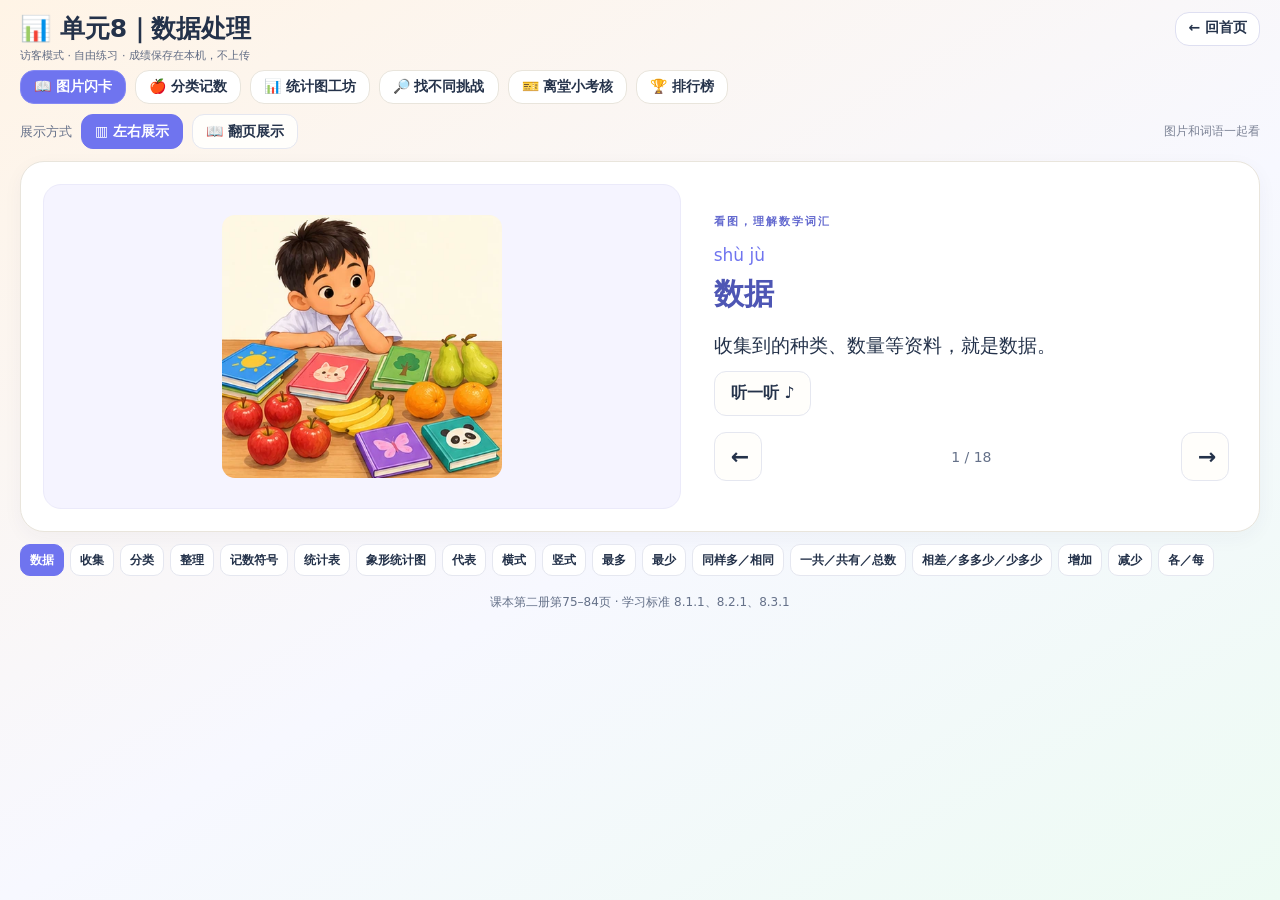
<file: units/unit8-data.html>
<!DOCTYPE html>
<html lang="zh-CN"><head><meta charset="UTF-8"><meta name="viewport" content="width=device-width,initial-scale=1"><title>单元8｜数据处理 · 一年级数学</title><link rel="icon" href="/assets/unit8/icon.svg"><link rel="stylesheet" href="unit8-data.css"><link rel="preload" as="image" href="/assets/unit8/spot-classroom-v2.webp"><link rel="preload" as="image" href="/assets/unit8/spot-props-v2.webp"></head>
<body><main class="app">
<header><div><h1>📊 单元8｜数据处理</h1></div><a class="button home" href="../index.html">← 回首页</a></header>
<div class="session" id="session"></div><div id="syncStatus" class="sync-status" role="status"></div>
<div class="activity-bar"><nav aria-label="学习活动"><button data-tab="cards" class="active">📖 图片闪卡</button><button data-tab="sort">🍎 分类记数</button><button data-tab="chart">📊 统计图工坊</button><button data-tab="quiz">🔎 找不同挑战</button><button data-tab="ticket">🎫 离堂小考核</button><button data-tab="leader">🏆 排行榜</button></nav><button id="quizSound" class="sound-toggle" aria-pressed="true" aria-label="关闭答题音效">🔊 音效开</button></div>
<section id="cards" class="panel active" data-flash-mode="side"><div class="flash-mode-bar" role="group" aria-label="闪卡展示方式"><span>展示方式</span><button data-flash-mode="side" class="active" aria-pressed="true">▥ 左右展示</button><button data-flash-mode="pages" aria-pressed="false">📖 翻页展示</button><small id="flashModeHint">图片和词语一起看</small></div><div id="flashSide" class="card flash-layout"><div class="flash-picture"><div id="cardArt"></div></div><div class="flash-copy"><p class="eyebrow">看图，理解数学词汇</p><div id="pinyin" class="pinyin"></div><h2 id="word"></h2><p id="meaning"></p><button id="speakCard">听一听 <span aria-hidden="true">♪</span></button><div class="row card-nav"><button id="prevCard" aria-label="上一张闪卡">←</button><span id="cardCount"></span><button id="nextCard" aria-label="下一张闪卡">→</button></div></div></div><div id="flashBook" class="flash-book hidden"><div class="book-stage"><div id="bookLeaf" class="book-leaf" role="button" tabindex="0" aria-label="翻页看词语和解释" aria-pressed="false"><div id="bookPicturePage" class="book-face book-front"><div class="book-page-heading"><span>图片页</span><small>先看图，说一说</small></div><div id="pageArt" class="page-art"></div><p class="book-tap-hint">点一下，翻页看词语 →</p></div><div id="bookWordPage" class="book-face book-back" aria-hidden="true" inert><div class="book-page-heading"><span>词语页</span><small>读一读，想一想</small></div><div class="book-word-content"><div id="pagePinyin" class="pinyin"></div><h2 id="pageWord"></h2><p id="pageMeaning"></p></div><p class="book-tap-hint">← 点一下，翻回图片</p></div></div></div><div class="book-controls"><button id="prevBookCard" aria-label="上一张翻页闪卡">←</button><span id="bookCardCount"></span><button id="turnBookPage" class="primary">翻页看词语 →</button><button id="speakBookCard">听一听 ♪</button><button id="nextBookCard" aria-label="下一张翻页闪卡">→</button></div><p id="bookPageStatus" class="book-page-status" role="status" aria-live="polite">图片页</p></div><div id="cardIndex" class="word-index" aria-label="选择词汇卡"></div></section>
<section id="sort" class="panel"><div class="card"><div class="section-head"><div><p class="eyebrow">小小水果整理员</p><h2>每放一个，就记一笔。</h2></div><button id="resetSort">换一篮水果</button></div><div class="controls"><label>记数符号 <span class="symbol-dropdown"><select id="tallyStyle" class="sr-only" tabindex="-1" aria-hidden="true"><option value="zheng">正</option><option value="strokes">||||╱</option></select><button type="button" id="tallyTrigger" aria-label="选择记数符号" aria-haspopup="listbox" aria-expanded="false"></button><span id="tallyChoices" class="symbol-menu hidden" role="listbox" aria-label="记数符号"></span></span></label><fieldset><legend>记录方式</legend><label><input type="radio" name="recordMode" value="auto" checked> 自动记录</label><label><input type="radio" name="recordMode" value="manual"> 学生记录</label></fieldset></div><p class="instruction" id="sortInstruction">拖住水果，放进对应的篮子。系统自动记录数量。</p><div class="sort-layout"><div id="sortScene" class="sort-scene"><p class="loading">正在准备水果与篮子…</p></div><div id="sortRecords" class="sort-records"></div></div><p id="sortFeedback" class="feedback" role="status"></p><div class="row wrap"><button id="checkMarks">检查记数</button><button id="sortToChart" class="primary" disabled>把数据带到统计图工坊 →</button></div><details class="keyboard"><summary>使用键盘或点选分类</summary><p>先选一个水果，再选它的篮子。</p><div id="fruitChoices" class="fruit-choices"></div><div id="basketChoices" class="row"></div></details><details class="teacher-note"><summary>给老师：手动记数怎样操作？</summary><p>推荐“点一下记一笔”。每笔自动吸附到格子，记满5笔自动组成“正”字或四竖一斜，支持退一笔。孩子仍需自己决定记几笔，再检查是否与篮子数量一致。自由鼠标绘画容易把操作困难误当作数学错误，所以这里不采用笔迹识别。</p></details></div></section>
<section id="chart" class="panel"><div class="card"><div class="section-head"><div><p class="eyebrow">我的第一幅统计图</p><h2>读表 · 拖图 · 检查</h2></div><button id="newWorkshop">换一个任务</button></div><div class="work-steps"><span>1 看统计表</span><span>2 拖图标到类别</span><span>3 检查结果</span></div><div class="controls"><label>任务 <select id="workTheme"><option value="book">借阅的图书</option><option value="fruit">喜欢的水果</option><option value="vote">班长票选</option><option value="food">喜欢的食物</option></select></label><label>方向 <select id="orientation"><option value="horizontal">横式</option><option value="vertical">竖式</option></select></label><label>每个图代表 <select id="unitValue"><option value="1">1</option><option value="2">2</option><option value="5">5</option></select><span id="chartUnit">本</span></label></div><div class="work-layout"><aside class="task-sheet"><p class="eyebrow">任务资料</p><h3 id="workTitle"></h3><div id="sourceTable"></div><div id="stampShelf" class="stamp-shelf"></div><p>把图标拖到右边的类别。也可以点类别里的“添一个图”。</p><button id="workSpeak">听任务 ♪</button></aside><div><div id="workChart"></div><div class="row wrap"><button id="undoStamp">退一步</button><button id="clearChart">重新画</button><button id="checkChart" class="primary">检查我的统计图</button></div><p id="workFeedback" class="feedback" role="status"></p><div id="chartFacts" class="facts hidden"></div></div></div></div></section>
<section id="quiz" class="panel"><div id="practiceIntro" class="card question-intro story-intro"><div class="story-opening"><p class="eyebrow">故事任务 · 一红班的快乐分享日</p><h2>跟着数据小队，出发找不同！</h2><p>小晴和小乐要去<strong>阅读教室、图书馆、花园分享会</strong>整理资料。每一站都有两幅图、8处不同，等你圈出来！</p><p class="story-invite">玩法：先比较两幅图 → 画圈围住一处不同 → 回答数学题 → 继续寻找。</p><figure class="story-illustration"><img src="/assets/unit8/sharing-day-story-v1.webp" alt="小晴用铅笔记录数量，小乐指着象形图一起分析，桌上放着水果和图书" width="1536" height="1024"><figcaption>小晴负责记，小乐一起比，你来帮忙找发现！</figcaption></figure></div><div class="intro-controls"><p class="chapter-label">选择找不同难度</p><div class="levels"><button data-level="easy" class="active">简单 · 阅读教室<small>分类、记数、最多与最少</small></button><button data-level="medium">中等 · 图书馆<small>读图、总数、相差与同样多</small></button><button data-level="hard">困难 · 花园分享会<small>看图例、分析变化与推理</small></button></div><p class="story-points">⭐ 共8处不同，每圈出一处就答题。答对得10积分，找错不扣分。</p><button id="startPractice" class="primary">开始找不同 →</button><p id="best"></p></div></div><div id="practiceRun" class="hidden"><div class="question-hud"><span id="practiceProgress"></span><span id="practiceCorrect"></span><button id="exitQuiz">返回难度选择</button></div><div id="spotGame" class="card"></div><dialog id="spotQuestion" class="spot-dialog" aria-labelledby="spotDialogTitle"><div class="spot-dialog-top"><b id="spotDialogTitle">找到不同，来答题！</b><div class="spot-dialog-actions"><button id="spotSound" aria-pressed="true" aria-label="关闭答题音效">🔊 音效开</button><button id="closeSpotQuestion" aria-label="暂时关闭题目，回到找不同">先看看两幅图</button></div></div><div id="questionCard" class="card"></div></dialog></div><div id="practiceResult" class="card hidden"></div></section>
<section id="ticket" class="panel"><div id="ticketIntro" class="card intro"><p class="eyebrow">今天的学习，我掌握了吗？</p><h2>10题离堂小检核</h2><p>每题10分，共100分。<br>交卷后查看答案和讲解。</p><button id="startTicket" class="primary">我准备好了 →</button></div><div id="ticketRun" class="card hidden"></div></section>
<section id="leader" class="panel"><div class="card"><div class="section-head"><div><p class="eyebrow">一起学习，一起进步</p><h2>🏆 班级数据小达人</h2></div><button id="refreshLeader">刷新排行榜</button></div><p id="leaderStatus" role="status"></p><p class="ranking-rule">挑战综合分＝简单20%＋中等30%＋困难50%，各难度保留最高百分制成绩。游戏中每答对一题获得10积分；8题全对为80积分、100分。离堂检核单独排名。</p><div class="leader-grid"><div><h3>⭐ 找不同挑战</h3><div id="gameLeaderboard"></div></div><div><h3>🎒 离堂检核</h3><div id="ticketLeaderboard"></div></div></div></div></section><footer>课本第二册第75–84页 · 学习标准 8.1.1、8.2.1、8.3.1</footer>
</main><script src="../assets/vendor/pixi-8.min.js"></script><script src="unit8-model.js"></script><script src="unit8-pixi.js"></script><script src="unit8-records.js"></script><script src="unit8-spot.js"></script><script src="unit8-circle.js"></script><script src="unit8-audio.js"></script><script src="unit8-data.js"></script></body></html>
</file>
<file: units/unit6-tower/style.css>
:root{--ink:#244b78;--blue:#208fec;--pink:#ff4d99;--yellow:#ffd23e;--line:#d5e9fb}*{box-sizing:border-box}body{margin:0;overflow:hidden;font-family:'Microsoft YaHei','Noto Sans SC',system-ui,sans-serif;color:var(--ink);background:#3bb5ff}button,input,select{font:inherit}button{cursor:pointer;font-weight:800;color:var(--ink);border:0;border-radius:16px;background:white;padding:13px 18px;transition:transform .13s,filter .13s}button:hover:not(:disabled){filter:brightness(1.04);transform:translateY(-2px)}button:active:not(:disabled){transform:translateY(2px)}button:disabled{opacity:.5;cursor:not-allowed}button:focus-visible,input:focus-visible,select:focus-visible,canvas:focus-visible{outline:4px solid #ffe056;outline-offset:3px}[hidden]{display:none!important}.game{position:relative;height:100dvh;min-height:340px;width:100%;overflow:hidden}canvas{display:block;width:100%;height:100%;touch-action:none;cursor:ew-resize}.hud{position:absolute;inset:0 0 auto;display:flex;align-items:center;justify-content:space-between;padding:22px 28px;pointer-events:none;z-index:3}.hud nav{display:flex;gap:10px;pointer-events:auto}.game-logo{display:flex;gap:10px;align-items:center;color:white;font-weight:900;font-size:20px;text-shadow:0 3px 0 #1688d5}.game-logo>span{font-size:36px;color:#ffe246;filter:drop-shadow(0 3px #d4982f)}.game-logo small{display:block;letter-spacing:2px;font-size:11px;margin-top:3px}.height-badge{position:absolute;left:50%;transform:translateX(-50%) rotate(-2deg);top:20px;background:#ffc746;border:4px solid white;border-radius:22px;padding:6px 35px;color:#fff;text-align:center;box-shadow:0 6px 0 #d79331,0 8px 20px #187ccb33;text-shadow:0 2px 0 #d89539}.height-badge small{font-size:10px;display:block;font-weight:700}.height-badge strong{font-size:30px;font-weight:900}.height-badge strong span{font-size:15px}.icon-button{background:#ffc746;color:white;border:3px solid white;box-shadow:0 5px 0 #d99132;font-size:22px;width:52px;height:50px;padding:4px;pointer-events:auto}.led{position:absolute;top:109px;left:22px;right:22px;display:flex;align-items:center;gap:12px;border-radius:13px;padding:9px 15px;background:#155a98e8;color:#a8ffde;box-shadow:0 3px 0 #127ac4;border:2px solid #87d2ff66;z-index:2;pointer-events:none;font:12px ui-monospace,monospace;letter-spacing:.6px}.led:before{content:'';position:absolute;inset:0;background-image:radial-gradient(#bafbe50c 1px,transparent 1px);background-size:4px 4px;pointer-events:none}.led span{font-size:10px;white-space:nowrap;color:#fff276}.led p{margin:0;overflow:hidden;white-space:nowrap;text-overflow:ellipsis}.play-stats{position:absolute;top:164px;left:28px;right:28px;display:flex;gap:14px;align-items:center;z-index:2;color:white;font-size:13px;font-weight:700;text-shadow:0 2px #278ad2}.play-stats>span{background:#218bc357;padding:8px 12px;border:1px solid #ffffff66;border-radius:13px}.play-stats>span:first-child{margin-right:auto;overflow:hidden;text-overflow:ellipsis;white-space:nowrap;max-width:55%}.overlay{position:absolute;inset:0;z-index:10;display:flex;align-items:center;justify-content:center;padding:20px;background:#1c69aa18;backdrop-filter:blur(3px)}.panel{background:#fffffff2;border:5px solid white;border-radius:32px;box-shadow:0 10px 0 #1674b64d,0 18px 55px #2260a04a;max-height:calc(100dvh - 40px);overflow:auto;overscroll-behavior:contain;width:min(100%,470px);padding:24px 28px;position:relative;text-align:center}.start-panel{margin-top:60px}.sun-sticker{font-size:47px;line-height:1;background:#fff3b7;width:76px;height:76px;border-radius:50%;display:grid;place-items:center;margin:0 auto 13px;color:#ffb12a;border:4px solid white;box-shadow:0 3px #f7db65}.eyebrow{font-size:9px;font-weight:800;letter-spacing:2px;color:#62a6d5;margin:8px 0}h1{font-size:34px;margin:10px 0 8px;color:#248ed8;font-weight:900;line-height:1.2}h1 span{display:block;color:var(--pink);font-size:49px;letter-spacing:3px;text-shadow:0 3px #ffbed8}.intro{font-size:14px;font-weight:600;color:#6383a7;margin:17px 0}.modes{display:grid;grid-template-columns:1fr 1fr;gap:10px}.modes button{background:#e9f4ff;border:3px solid #dcecff;padding:12px 8px;font-size:14px;box-shadow:0 3px #c9e0f4}.modes button.selected{background:#ffdf61;border-color:#fff4bc;color:#805714;box-shadow:0 4px #e7b933}.duration-row{display:flex;align-items:center;justify-content:space-between;font-size:12px;margin:19px 0 8px;padding:0 3px}select,input{border:2px solid #d6eafb;background:white;color:var(--ink);padding:11px 12px;border-radius:13px;font-size:14px}select{font-weight:700}.hint{font-size:11px;line-height:1.7;color:#7b98b4;margin:10px 0 15px}form{display:grid;gap:10px;margin-top:12px}form input{text-align:center;font-size:16px;background:#f2f9ff}.primary{color:white;background:linear-gradient(#ff6faa,#fc418c);box-shadow:0 5px 0 #d6256b;padding:14px 18px;text-shadow:0 2px #dd2f76;font-size:16px}.demo{font-size:12px;background:none;padding:17px 8px 7px;color:#5b95c6;text-decoration:underline;text-underline-offset:4px}.connection{font-size:10px;margin:8px 0;color:#829bb4}.teacher-note{text-align:left;font-size:10px;color:#87a0b8;line-height:1.7;margin:12px 0 0;border-top:1px solid #dfedfa;padding-top:8px}summary{cursor:pointer}.question-overlay{background:#2a77b316;backdrop-filter:blur(2px)}.question-panel{width:min(100%,570px);padding:20px 24px}.question-top{display:flex;align-items:center;justify-content:space-between;font-size:11px;color:#8aa3be}.question-tag{background:#fff0b3;padding:7px 11px;border-radius:10px;color:#b28218;font-weight:800}h2{font-size:22px;line-height:1.55;margin:15px 0;color:#315783}.question-image{display:block;width:100%;height:175px;object-fit:contain;border-radius:20px;background:#eaf6ff;margin:12px 0 17px}.answers{display:grid;gap:9px}.answers.visual{grid-template-columns:repeat(3,1fr)}.answers button{text-align:left;border:3px solid #e0eefc;background:#f2f9ff;box-shadow:0 3px #ccdeef;font-size:15px;padding:12px;display:flex;align-items:center;gap:9px;font-weight:700}.answers button .letter{display:grid;place-items:center;flex:none;width:27px;height:27px;border-radius:9px;background:#dceeff;color:#438fcc;font-size:12px}.answers.visual button{display:flex;flex-direction:column;gap:4px;text-align:center;position:relative;padding:10px 6px;font-size:13px}.answers.visual .letter{position:absolute;top:6px;left:6px;width:20px;height:20px;font-size:10px}.answers img{height:70px;width:100%;object-fit:contain}.answers button.correct{border-color:#77dd99;background:#ddf9e4;opacity:1}.answers button.wrong{border-color:#ff9fae;background:#fff0f2;opacity:1}.feedback{font-size:13px;line-height:1.8;text-align:left;background:#fff1cd;padding:12px 14px;border-radius:13px;margin-top:14px;color:#9b7431}#continue{margin-top:15px;width:100%;font-size:14px}.source-details{color:#96abc2;font-size:10px;margin-top:15px;text-align:left}.source-details small{font-size:10px;display:block;line-height:1.8;margin-top:6px}.skill-bar{position:absolute;z-index:4;bottom:max(22px,env(safe-area-inset-bottom));left:50%;transform:translateX(-50%);display:flex;gap:10px;align-items:center;background:#fff8;padding:9px 14px;border-radius:24px;border:3px solid #fff;box-shadow:0 5px #178ead45;backdrop-filter:blur(8px)}.energy{font-size:20px;color:#865cae;white-space:nowrap;padding:0 5px}.energy b{color:#644599}.skill-bar button{width:71px;padding:8px 5px;color:white;background:#9070ee;border:2px solid #e4d7ff;box-shadow:0 4px #6443b7;font-size:22px}.skill-bar button:nth-of-type(2){background:#ffaf35;border-color:#ffe29b;box-shadow:0 4px #d18620}.skill-bar button:nth-of-type(3){background:#ff6fab;border-color:#ffd4e7;box-shadow:0 4px #d33e7d}.skill-bar button span{display:block;font-size:10px;margin-top:2px}.skill-bar .selected{outline:3px solid #ffea76;outline-offset:2px}.shape-menu{position:absolute;bottom:124px;left:50%;transform:translateX(-50%);z-index:5;display:flex;gap:8px;padding:12px;background:#fffffff0;border-radius:17px;border:3px solid white;box-shadow:0 5px #2697ca44;white-space:nowrap}.shape-menu button{font-size:12px;background:#eef3ff;padding:12px 10px}.move-hint{position:absolute;bottom:132px;left:0;right:0;text-align:center;pointer-events:none;color:white;font-size:16px;font-weight:900;text-shadow:0 2px #1888bd;z-index:3}.toast{position:absolute;top:220px;left:50%;transform:translateX(-50%);z-index:6;pointer-events:none;white-space:nowrap;font-size:20px;font-weight:900;color:white;text-shadow:0 3px #2b81b9;transition:opacity .2s;opacity:0}.toast.visible{opacity:1}.medal{font-size:55px;margin:6px 0}.result-height{font-size:54px;font-weight:900;color:#f4a925;text-shadow:0 3px #ffdf8b}.result-height small{font-size:22px}#resultReason{font-size:13px;color:#809ab5}.result-stats{display:flex;justify-content:center;gap:22px;padding:13px;background:#e9f6ff;border-radius:15px;font-size:12px}.result-stats b{display:block;font-size:22px;margin-bottom:4px}.result-panel>.primary{display:block;width:100%;margin-top:20px}#resultBoard{background:none;font-size:12px;color:#528cc1;margin-top:10px}.close{position:absolute;top:14px;right:14px;background:#e6f3ff;font-size:15px;padding:8px 13px}.board-panel{max-width:520px}.board-row{display:grid;grid-template-columns:30px 1fr 70px;align-items:center;border-top:1px solid #e4eef7;padding:12px 3px;font-size:13px;text-align:left;gap:7px}.board-row small{font-size:10px;color:#8fa5b9}.board-row strong{text-align:right;color:#eea725}.board-row:first-child{background:#fff8dc;border-radius:13px}.board-row b{color:#548fc1}.board-empty{font-size:13px;line-height:1.8;color:#829db8;padding:18px 0}#boardTime{display:block;color:#93a9bd;font-size:10px;margin-top:15px}.error-box{position:absolute;left:50%;transform:translateX(-50%);bottom:20px;z-index:30;max-width:calc(100% - 30px);width:max-content;background:#fff3d9;border:3px solid white;border-radius:16px;padding:12px;box-shadow:0 4px #c7814355;font-size:12px;color:#9b5f24;display:flex;align-items:center;gap:8px}.error-box button{padding:8px;font-size:11px;background:#ffe2a9}.sr-only{position:absolute;width:1px;height:1px;padding:0;margin:-1px;overflow:hidden;clip:rect(0,0,0,0);white-space:nowrap;border:0}@media(max-width:650px){.hud{padding:14px 14px}.game-logo{font-size:12px;gap:6px}.game-logo>span{font-size:25px}.game-logo small{font-size:9px;letter-spacing:1px}.height-badge{top:13px;padding:4px 20px;border-width:3px;border-radius:17px}.height-badge small{font-size:8px}.height-badge strong{font-size:24px}.height-badge strong span{font-size:10px}.icon-button{width:38px;height:39px;font-size:17px;border-width:2px;border-radius:12px}.hud nav{gap:7px}.led{top:77px;left:12px;right:12px;padding:8px 10px;font-size:10px;gap:8px}.led span{font-size:8px}.play-stats{top:120px;left:14px;right:14px;gap:7px;font-size:11px}.play-stats>span{padding:7px 9px}.panel{padding:19px 20px;border-radius:26px;border-width:4px;max-height:calc(100dvh - 28px)}.overlay{padding:14px}.start-panel{margin-top:50px}.sun-sticker{height:60px;width:60px;font-size:38px;margin-bottom:9px}h1{font-size:29px}h1 span{font-size:42px}.intro{font-size:12px;margin:12px 0}.duration-row{margin-top:15px}.question-panel{padding:16px 17px}h2{font-size:18px;margin:12px 0}.question-image{height:142px;margin:10px 0 14px}.answers button{font-size:13px;padding:10px}.answers img{height:59px}.question-top{font-size:10px}.question-tag{padding:6px 8px}.skill-bar{gap:7px;padding:7px 10px;bottom:max(15px,env(safe-area-inset-bottom))}.skill-bar button{width:64px;font-size:20px}.energy{font-size:17px}.move-hint{bottom:114px;font-size:14px}.shape-menu{bottom:110px}.toast{top:174px;font-size:17px}}@media(max-height:650px){.start-panel{margin-top:0}.sun-sticker{display:none}.intro{margin:8px 0}h1{font-size:25px}h1 span{display:inline;margin-left:10px;font-size:30px}.start-panel .hint{margin:5px 0}.duration-row{margin-top:10px}.teacher-note{display:none}.question-image{height:115px}.question-panel h2{font-size:17px;margin:8px 0}.source-details{margin-top:10px}.answers button{padding:8px}.question-panel{padding:14px 17px}.answers img{height:48px}}@media(prefers-reduced-motion:reduce){button,.toast{transition:none}}
.answers:not(.visual) img{width:58px;height:48px;flex:none;background:none}.answers:not(.visual) button>span:last-child{flex:1;min-width:0}

.shape-menu{display:grid;grid-template-columns:repeat(4,1fr);width:min(360px,calc(100vw - 24px));white-space:normal}.shape-menu button{padding:10px 5px}#soundButton[aria-pressed="false"]{background:#94adc2;box-shadow:0 4px #6b8094}.balance-warning{color:#ffe568!important}
@media(max-width:650px){.game-logo{font-size:10px}.game-logo>span{font-size:22px}.game-logo small{font-size:8px}.hud nav{gap:5px}.icon-button{width:31px;height:34px;font-size:15px}.height-badge{padding:4px 13px;left:46%}.height-badge strong{font-size:21px}}
.hud{z-index:20}.question-overlay{z-index:21}

.teacher-link{display:block;margin:16px auto 8px;color:#237bb2;font-weight:700;font-size:13px;text-decoration:none}
.powerup-panel{text-align:center;animation:reward-pop .45s ease-out}.powerup-panel .skill-bar{position:static;transform:none;display:grid;grid-template-columns:repeat(3,1fr);width:100%;margin:20px 0;padding:10px;gap:10px}.powerup-panel .energy{display:none}.powerup-panel .skill-bar button{min-width:0;width:100%;padding:15px 8px;min-height:85px;opacity:1}.powerup-panel .shape-menu{position:static;transform:none;width:100%;max-width:none;margin:10px 0}.powerup-panel h2{font-size:29px}.powerup-panel p{line-height:1.6}.play-stats{flex-wrap:wrap;gap:6px}@keyframes reward-pop{0%{transform:scale(.7);opacity:0}65%{transform:scale(1.06)}100%{transform:scale(1);opacity:1}}@media(prefers-reduced-motion:reduce){.powerup-panel{animation:none}}

.board-pagination{display:flex;align-items:center;justify-content:space-between;gap:8px;margin:18px 0 12px}.board-pagination button{background:#e6f3ff;padding:10px 12px;font-size:12px}.board-pagination span{font-size:12px;white-space:nowrap;color:#6383a7}
.entry-choices{display:grid;gap:15px;margin:24px 0 18px}.entry-choices>button{width:100%;padding:17px 18px;font-size:20px;border-radius:18px}.entry-choices span{display:block;font-size:11px;font-weight:500;margin-top:7px;line-height:1.5}.guest-button{background:linear-gradient(#edf9ff,#dcefff);border:2px solid #b4dcf7;color:#287cb5;box-shadow:0 4px #a1cee9}.login-title{font-size:18px;margin:21px 0 12px}#backToEntry{padding:10px 8px}#loginPanel .teacher-link{margin-top:21px}@media(max-height:650px){.entry-choices{margin:14px 0;gap:12px}.entry-choices>button{padding:12px 18px;font-size:18px}.login-title{margin:12px 0 8px}}
body{overscroll-behavior-y:none}.panel{overscroll-behavior:contain}.bank-picker{display:grid;grid-template-columns:auto 1fr;align-items:center;gap:8px 12px;margin:15px 0;text-align:left}.bank-picker label{font-size:13px;font-weight:800}.bank-picker select{width:100%;min-width:0;background:#eef8ff}.bank-picker .hint{grid-column:1/-1;text-align:center;margin:0}.bank-picker+.entry-choices{margin-top:16px}.pull-refresh{position:fixed;z-index:100;top:-50px;left:50%;padding:12px 22px;background:white;color:#267eb4;border:2px solid #a9dcff;border-radius:30px;box-shadow:0 4px 15px #18568533;pointer-events:none;font-size:14px;font-weight:800;white-space:nowrap}
/* Science adventure lobby: original islands inspired by the reference's world map. */
.world-map{position:absolute;inset:0;z-index:24;overflow:auto;background:linear-gradient(180deg,#a696fa 0%,#ffc4bb 27%,#fff2bb 53%,#72d7bc 53%,#29baca 100%);color:#344263;isolation:isolate}.world-map[hidden]{display:none}.map-top{position:relative;z-index:5;display:flex;align-items:center;gap:14px;margin:24px auto;width:min(1000px,calc(100% - 40px));background:#ffffffdb;border:4px solid white;border-radius:24px;padding:12px 20px;box-shadow:0 7px #8979b24d}.map-avatar{font-size:42px;background:#ffd571;border:3px solid white;border-radius:18px;padding:6px}.map-top small{font-size:10px;letter-spacing:3px;font-weight:900;color:#b28256}.map-top h1{margin:3px 0;font-size:27px}.map-top p{margin:0;font-size:13px}.map-top button{margin-left:auto;border:2px solid #e7d9f5;background:#f4ebff;font-size:12px;padding:12px;border-radius:14px}.map-sun{position:absolute;top:140px;right:15%;width:95px;height:95px;background:#fff3a4;border:12px solid #ffedaa88;border-radius:50%;box-shadow:0 0 70px #ffffac}.map-cloud{position:absolute;width:180px;height:40px;background:#ffffffbd;border-radius:60%;box-shadow:30px -20px 0 5px #ffffffbd,-32px -7px 0 #ffffffbd;z-index:-1}.cloud-one{top:185px;left:9%}.cloud-two{top:235px;right:4%;transform:scale(.7)}.map-sea{position:absolute;inset:53% 0 0;background:repeating-linear-gradient(175deg,transparent 0 40px,#bfffff30 42px 44px,transparent 46px 78px);z-index:-1}.world-cards{position:relative;display:flex;justify-content:center;gap:85px;align-items:center;min-height:440px;padding:30px 35px 75px;max-width:1100px;margin:0 auto}.world-card{position:relative;width:330px;flex:0 1 330px;min-height:310px;padding:26px 20px 20px;border:5px solid #fff7d5;border-radius:44% 44% 34px 34px;background:linear-gradient(#c3f68c,#a7dc67 60%,#f8d78d 60%);box-shadow:0 15px #b68a52,0 28px 0 8px #70c5b5,0 33px 28px #178d9b60;transition:transform .2s;cursor:pointer;color:#34505a}.world-card:hover{transform:translateY(-9px)}.world-card.mixtures{background:linear-gradient(#bdf0c1,#82cc8f 60%,#d1b4e9 60%);transform:translateY(45px);box-shadow:0 15px #946ba5,0 28px 0 8px #70c5b5,0 33px 28px #178d9b60}.world-card.mixtures:hover{transform:translateY(36px)}.world-card strong{display:block;font-size:27px;margin-top:8px;text-shadow:0 2px white}.world-description{display:block;font-size:12px;margin:8px 0 16px}.world-enter{display:inline-block;border:3px solid white;background:linear-gradient(#b4ed54,#74be32);color:white;text-shadow:0 2px #467b29;padding:10px 28px;border-radius:16px;box-shadow:0 4px #668e33;font-size:16px;font-weight:900}.mixtures .world-enter{background:linear-gradient(#b5a8ff,#8573df);box-shadow:0 4px #6953ac;text-shadow:0 2px #65559b}.island-number{position:absolute;left:-14px;top:25px;display:grid;place-items:center;width:62px;height:62px;border-radius:50%;background:linear-gradient(#fff9b4,#ffba42);border:4px solid white;box-shadow:0 4px #ba8144;color:#8b5b22;font-size:28px;font-weight:900}.island-art{position:relative;display:block;height:125px}.light-tower{position:absolute;left:36%;top:12px;width:65px;height:105px;background:repeating-linear-gradient(0deg,#ffd369 0 23px,#fff0a9 24px 27px);border:4px solid #cf9945;border-radius:14px 14px 0 0;box-shadow:13px 12px #aa864950}.light-tower:before{content:'';position:absolute;left:-18px;top:-30px;width:90px;height:32px;background:#ff8672;clip-path:polygon(50% 0,100% 100%,0 100%)}.light-tower:after{content:'';position:absolute;left:18px;top:20px;width:23px;height:32px;background:#7fe1ee;border:4px solid white;border-radius:14px 14px 0 0}.light-orb{position:absolute;left:6%;top:20px;font-size:55px;color:#ffb72c;font-style:normal;text-shadow:0 3px white}.light-star{position:absolute;right:7%;top:24px;font-size:47px;color:#fffad9;font-style:normal}.pixel-cube{position:absolute;width:72px;height:70px;border:4px solid #496247;background:#966c47;image-rendering:pixelated;box-shadow:9px 9px #52624355;background-image:repeating-conic-gradient(#ffffff18 0 25%,transparent 0 50%);background-size:18px 18px}.pixel-cube.grass{left:19%;top:42px;border-top:18px solid #7ebc37}.pixel-cube.stone{left:44%;top:2px;background-color:#8996a5;border-color:#506275}.pixel-cube.gold{left:57%;top:56px;background-color:#f5c75e;border-color:#ac843b}.map-path{position:absolute;left:27%;top:470px;width:47%;height:120px;border:9px dashed #fff7d5;border-top:none;border-radius:0 0 70% 50%;opacity:.8;z-index:-1}.map-caption{text-align:center;position:relative;margin:38px 16px 14px;color:#fff;font-size:16px;font-weight:800;text-shadow:0 2px #218e9e}#lobbyStatus{text-align:center;font-size:13px;color:#fff;min-height:30px}.name-results{grid-column:1/-1;display:grid;gap:6px;max-height:200px;overflow:auto}.name-results button{padding:12px;text-align:left;background:#e9f7ff;border:2px solid #c7e5fb;font-size:13px}.name-results:empty{display:none}#login{display:grid;grid-template-columns:1fr;gap:10px}.bank-picker[hidden]{display:none}.result-panel #switchBank,.result-panel #switchIdentity{margin:8px 3px;padding:10px;background:#edf5ff;color:#4971ab}#studentId[hidden],input[type=hidden]{display:none}@media(max-width:650px){.map-top{margin:14px auto;padding:10px;width:calc(100% - 22px);gap:9px}.map-top h1{font-size:20px}.map-avatar{font-size:28px}.map-top small{font-size:8px;letter-spacing:1px}.map-top p{font-size:11px}.map-top button{max-width:76px;padding:8px;font-size:11px}.world-cards{gap:40px;flex-direction:column;padding:28px 25px 32px;min-height:0}.world-card,.world-card.mixtures{width:290px;flex:auto;min-height:270px;transform:none;padding:16px 20px}.world-card.mixtures:hover{transform:translateY(-5px)}.island-art{height:105px}.world-card strong{font-size:24px}.world-description{margin:6px 0 12px}.light-tower{height:85px}.map-caption{margin:25px 10px 12px;font-size:13px}.map-path{left:50%;top:350px;width:0;height:170px;border-right:9px dashed #fff7d5;border-bottom:none}.map-sun{top:140px;right:0;width:60px;height:60px}.cloud-one{left:0}.world-map{padding-bottom:24px}}
@media(max-width:650px){.world-cards{gap:30px;padding:24px 22px 22px}.world-card,.world-card.mixtures{width:235px;min-height:210px;padding:12px 16px 16px}.island-art{height:75px;transform:scale(.7);transform-origin:50% 45%}.world-card strong{font-size:21px;margin-top:2px}.world-description{font-size:10px;margin:6px 0 10px}.world-enter{font-size:14px;padding:8px 20px}.island-number{width:46px;height:46px;font-size:22px;top:20px;left:-10px}.map-path{top:300px;height:125px}.map-caption{margin:20px 10px 10px}.map-sun{width:45px;height:45px}}
@media(max-width:650px){.world-card .island-art{height:90px;transform:scale(.62);transform-origin:50% 0}}
/* Auto margins center the complete map content and allow scrolling on short screens. */
.world-map{display:flex;flex-direction:column;padding:24px max(16px,env(safe-area-inset-right)) 24px max(16px,env(safe-area-inset-left));overscroll-behavior:contain}.map-content{position:relative;z-index:1;width:min(1100px,100%);flex:none;margin:auto}.map-top{width:min(1000px,100%);margin:0 auto 24px}.world-cards{gap:clamp(24px,5vw,70px);min-height:0;padding:24px 24px 36px;isolation:isolate}.world-card,.world-card.mixtures{width:clamp(230px,28vw,330px);flex:0 0 auto;transform:none}.world-card.mixtures:hover{transform:translateY(-9px)}.map-path{display:none}.world-cards:before{content:'';position:absolute;z-index:-1;left:27%;right:27%;top:45%;height:25%;border:8px dashed #fff7d5;border-top:0;border-radius:0 0 50% 50%;opacity:.85}.map-caption{margin:10px 0 0}#lobbyStatus:empty{display:none}#lobbyStatus:not(:empty){margin-top:12px;min-height:20px}
@media(max-width:650px){.world-map{padding-top:20px;padding-bottom:20px}.map-top{width:100%;margin:0 auto 20px}.world-cards{flex-direction:column;gap:30px;padding:16px 12px 34px}.world-card,.world-card.mixtures{width:235px;min-height:210px}.world-cards:before{top:25%;bottom:25%;height:auto;left:50%;right:auto;width:0;border:0;border-left:8px dashed #fff7d5;border-radius:0}.map-caption{margin:8px 0 0}.world-card.mixtures:hover{transform:translateY(-5px)}}
@media(orientation:landscape) and (max-height:600px){.world-map{padding-top:12px;padding-bottom:12px}.map-top{margin-bottom:12px;padding:8px 14px}.map-top h1{font-size:20px}.map-avatar{font-size:25px}.world-cards{flex-direction:row;gap:32px;padding:12px 18px 28px}.world-card,.world-card.mixtures{width:230px;min-height:0;padding:12px 16px}.world-card .island-art{height:85px;transform:scale(.6);transform-origin:50% 0}.world-card strong{font-size:21px;margin-top:2px}.world-description{font-size:10px;margin:6px 0 10px}.world-enter{font-size:13px;padding:7px 18px}.island-number{width:44px;height:44px;font-size:21px}.world-cards:before{left:30%;right:30%;top:40%;bottom:auto;width:auto;height:30%;border:8px dashed #fff7d5;border-top:0;border-radius:0 0 50% 50%}.map-caption{font-size:12px;margin:6px 0 0}}
@media(orientation:landscape) and (max-height:600px){.world-card,.world-card.mixtures{padding-top:10px;padding-bottom:10px}.world-card .island-art{height:72px;transform:scale(.5)}.world-cards{padding-bottom:24px}}

.world-card.is-locked{filter:grayscale(1);cursor:not-allowed;opacity:.82}.world-card.is-locked:hover{transform:none}.world-card.is-locked .world-enter{background:linear-gradient(#7c8792,#586571);color:white;text-shadow:none;box-shadow:0 4px #394653}

.measurement-question-art{width:170px;height:140px;background-image:url("../../assets/unit6/lab-sprites-v2.png");background-size:400% 500%;background-repeat:no-repeat;margin:8px auto}.question-panel #mathReadQuestion{padding:5px;font-size:12px}.map-caption{font-size:13px}

.measurement-question-art{width:100%;height:auto;background:none!important;clip-path:none!important;margin:8px auto}.measurement-question-art > svg{display:block;width:100%;height:auto;max-height:390px}.question-panel{max-width:760px}

.world-card.measurement-world{padding:0 0 22px;overflow:hidden;min-height:340px;background:#fffdf9}.measurement-world .theme-art{display:block;height:160px;width:100%;background-position:center;background-size:cover;border-radius:24px 24px 0 0}.measurement-world strong{display:block;margin:15px 10px 8px;font-size:22px}.measurement-world .world-description{display:block;margin:0 15px 12px;font-size:13px;line-height:1.7}.measurement-world .island-number{z-index:2}.measurement-world.gummy .world-enter{background:linear-gradient(#f08fbc,#c75ca0);box-shadow:0 4px #a94883}.measurement-world.crystal .world-enter{background:linear-gradient(#73cdde,#5992cd);box-shadow:0 4px #47739f}.measurement-world.bricks .world-enter{background:linear-gradient(#58b7e5,#2584c3);box-shadow:0 4px #17699e}@media(max-width:600px){.measurement-world .theme-art{height:125px}.world-card.measurement-world{min-height:275px}.measurement-world strong{font-size:18px}}

.toast[data-voice-until]{z-index:26;top:auto;bottom:18px;max-width:calc(100% - 28px);padding:10px 16px;border:2px solid #fff;border-radius:14px;background:#244b78ef;color:#fff;font-size:14px;line-height:1.6;white-space:normal;text-align:center;text-shadow:none}

/* Desktop questions keep the scene and every answer in one view. */
@media(min-width:760px){
 .question-overlay{padding:14px}
 .question-panel{width:min(100%,1000px);max-width:1000px;display:grid;grid-template-columns:minmax(0,1.1fr) minmax(0,1fr);gap:8px 22px;padding:16px 20px;align-items:center;max-height:calc(100dvh - 28px)}
 .question-top{grid-column:1/-1}
 .question-panel h2{grid-column:1/-1;font-size:clamp(18px,2.2vw,22px);line-height:1.45;margin:2px 0 4px}
 .measurement-question-art{grid-column:1;grid-row:3/8;min-width:0;margin:0;align-self:center}
 .measurement-question-art > svg{width:100%;height:auto;max-height:min(330px,calc(100dvh - 160px))}
 .question-panel #mathReadQuestion,.question-panel .answers,.question-panel .feedback,.question-panel #continue,.question-panel .source-details{grid-column:2;min-width:0;margin:0}
 .question-panel #mathReadQuestion{justify-self:start;min-height:28px;padding:4px 8px}
 .question-panel .answers{gap:8px}
 .question-panel .answers button{min-height:48px;padding:8px 10px;font-size:16px;line-height:1.45}
 .question-panel .feedback{font-size:13px;line-height:1.5;padding:8px 10px}
 .question-panel #continue{padding:10px;font-size:14px}
 .question-panel .source-details{font-size:10px}
}
@media(min-width:760px) and (max-height:560px){
 .question-panel{gap:5px 18px;padding:10px 16px;border-radius:24px}
 .question-panel .question-tag{padding:5px 8px}
 .question-panel .answers button{min-height:42px;font-size:15px;padding:6px 8px}
 .question-panel h2{font-size:18px}
}
</file>
<file: units/unit6-measurement.css>
*{box-sizing:border-box}body{margin:0;color:#263f3b;background:#f9f6ed;font-family:'Microsoft YaHei','PingFang SC',sans-serif}button,a{-webkit-tap-highlight-color:transparent}button{font:inherit;cursor:pointer}button:focus-visible,a:focus-visible{outline:3px solid #eb9e37;outline-offset:5px}header{max-width:1200px;margin:auto;height:92px;display:flex;align-items:center;gap:25px;padding:0 32px}.brand{text-decoration:none;color:#294d43;font-size:21px;font-weight:800;display:flex;align-items:center;gap:10px}.brand-icon{font-size:37px;color:#e4a54f}.year{font-size:13px;background:#ede9dc;padding:7px 14px;border-radius:20px;color:#6a7365}header>button{margin-left:auto}.quiet{border:0;background:none;color:#66776e;font-size:14px;padding:9px 12px;border-radius:10px}.quiet:hover{background:#ececde}main{max-width:1050px;margin:auto;padding:18px 28px 25px}.intro{text-align:center}.eyebrow{font-size:12px;letter-spacing:4px;color:#898f79;font-weight:bold}h1{font-size:clamp(30px,4vw,43px);letter-spacing:1px;margin:13px 0 12px;font-weight:850}h1 span{color:#d78d41}.intro p{font-size:15px;color:#7b8275;margin:0 0 27px}nav{display:flex;justify-content:center;gap:9px;flex-wrap:wrap;margin-bottom:24px}nav button{border:1px solid #dddccd;background:transparent;padding:10px 21px;border-radius:24px;color:#69756a;font-size:14px}nav button.active{background:#345c4c;border-color:#345c4c;color:white;box-shadow:0 3px 9px #345c4c18}.learning{max-width:880px;margin:auto;background:white;border:1px solid #e7e6db;border-radius:26px;padding:21px 28px 17px;box-shadow:0 12px 40px #465a3e08}.card-top{display:flex;justify-content:space-between;align-items:center;font-size:13px;color:#98a091;margin-bottom:15px}#category{background:#eff4eb;color:#5a7955;padding:6px 12px;border-radius:7px}.flashcard{display:grid;grid-template-columns:1.16fr 1fr;width:100%;min-height:326px;padding:0;border:0;border-radius:18px;overflow:hidden;background:#faf5e9;text-align:left;color:inherit}.flashcard:hover{box-shadow:0 0 0 2px #e5d9bd}#art{width:100%;aspect-ratio:1;background-image:url('../assets/unit6/flashcards-atlas.png');background-size:200% 300%;background-repeat:no-repeat;align-self:center}.question{padding:24px;display:flex;flex-direction:column;align-items:flex-start;justify-content:center}#stage{font-size:12px;letter-spacing:2px;color:#a9936a}h2{font-size:25px;line-height:1.6;margin:14px 0 18px;font-weight:750}#hint{font-size:12px;color:#9c9b87;margin-top:10px}#word{font-size:62px;font-weight:850;color:#d88d3e;letter-spacing:7px;line-height:1.2}#sentence{font-size:17px;line-height:1.8;margin:14px 0 4px;color:#4b665b}#answer[hidden]{display:none}.revealed h2{font-size:15px;margin:10px 0 16px;color:#7f8979}.controls{display:flex;justify-content:center;gap:12px;margin-top:23px}.controls button{border-radius:12px;padding:13px 22px;border:0;font-size:15px;font-weight:bold}.controls .primary{background:#345c4c;color:white;min-width:162px}.primary:hover{background:#244c3c}.controls .secondary{color:#657453;background:#f0f2e8}.controls .arrow{font-size:22px;background:#f7f6f0;color:#7d8877;padding:8px 20px}.under{display:flex;align-items:center;justify-content:space-between;margin-top:13px}.under span{font-size:12px;color:#9ca38f}.dots{display:flex;justify-content:center;gap:7px;padding-top:11px}.dots button{border:0;padding:0;width:7px;height:7px;background:#e2e7dc;border-radius:20px}.dots button.current{background:#dca151;width:23px}.dots button.done{background:#7b9c79}.teacher{max-width:880px;margin:20px auto 0;display:flex;align-items:center;gap:15px;background:#eeefe2;padding:18px 23px;border-radius:16px}.tip-icon{color:#d99b42;font-size:33px}.teacher b{font-size:13px;color:#667858}.teacher p{font-size:13px;color:#8a917c;line-height:1.6;margin:5px 0 0}.teacher>button{margin-left:auto;white-space:nowrap}footer{max-width:880px;margin:22px auto 0;display:flex;justify-content:space-between;font-size:11px;color:#a3a793}#toast{position:fixed;bottom:30px;left:50%;transform:translateX(-50%);padding:14px 25px;border-radius:15px;background:#345c4c;color:white;box-shadow:0 4px 20px #0002;opacity:0;pointer-events:none;transition:opacity .2s;max-width:90vw;text-align:center}#toast.visible{opacity:1}@media(min-width:1450px){main{padding-top:35px}.flashcard{min-height:390px}}@media(max-width:650px){header{height:74px;padding:0 18px;gap:10px}.brand{font-size:16px}.brand-icon{font-size:27px}.year{font-size:10px;padding:5px 8px}header>button{font-size:0}header>button:before{content:'⛶';font-size:23px}main{padding:16px 14px}.intro p{font-size:13px}.eyebrow{font-size:10px}nav{gap:7px}nav button{padding:8px 14px;font-size:12px}.learning{padding:15px;border-radius:20px}.flashcard{grid-template-columns:1fr}.flashcard #art{max-width:330px;margin:auto}.question{padding:16px 20px 22px;align-items:center;text-align:center}h2{font-size:22px;margin:8px 0}#hint{margin-top:8px}#word{font-size:46px}#sentence{font-size:15px;margin:7px 0}.controls{gap:7px;margin-top:15px}.controls button{padding:12px;font-size:13px}.controls .primary{min-width:120px}.controls .arrow{padding:8px 13px}.under .quiet{font-size:12px;padding:8px 5px}.teacher{padding:15px;gap:10px}.teacher>button{font-size:11px;padding:6px}.teacher p{font-size:11px}footer{font-size:10px;justify-content:center}footer span{display:none}}
</file>
<file: units/unit6-course.css>
:root{--ink:#24324a;--muted:#71798c;--purple:#6f74ef;--green:#57b777;--line:#e9e5dc}body{color:var(--ink);background:linear-gradient(150deg,#fff4e6,#f7f8ff 55%,#edfbf3)}main.app{max-width:1100px;padding:25px 18px 40px}header{height:auto;display:flex;justify-content:space-between;padding:0;gap:12px}h1{font-size:clamp(25px,4vw,35px);margin:10px 0}h2{font-size:25px}p{line-height:1.7}button,.home{font:inherit;border:0;background:#eff0fa;color:#4f57aa;border-radius:12px;padding:12px 17px;cursor:pointer;font-weight:800;min-height:44px;text-decoration:none;touch-action:manipulation}button:disabled{opacity:.5;cursor:default}button:focus-visible,a:focus-visible,input:focus-visible,canvas:focus-visible{outline:3px solid #df9a29;outline-offset:3px}.primary,button.active{background:var(--purple);color:white}.student-status{color:#38835c;font-weight:800;font-size:14px;margin:10px 0 18px}.tabs,.filters,.levels,.ranking-tabs,.station-tabs{display:flex;gap:8px;justify-content:center;margin:14px 0;flex-wrap:wrap}.tabs{justify-content:flex-start;flex-wrap:nowrap;overflow-x:auto;padding-bottom:5px}.tabs button{white-space:nowrap;flex:1}.panel{display:none}.panel.active{display:block}.card{background:white;border:1px solid var(--line);border-radius:24px;padding:24px;box-shadow:0 10px 30px #36405c0c}.center{text-align:center}.muted,footer{font-size:13px;color:var(--muted)}footer{margin-top:25px;line-height:1.8;display:block}#filters button.active,.controls .primary{background:var(--purple);border-color:var(--purple)}.question{align-items:center;text-align:center}.card-top,.under,.measurement-head{display:flex;justify-content:space-between;align-items:center;gap:10px}.tip{background:#f1f7ed;border-radius:15px;padding:15px;display:flex;justify-content:space-between;align-items:center;font-size:14px}.tip p{margin:7px 0 0}[hidden]{display:none!important}.workbench{background:#f4f7ff;border:2px solid #e2e7f5;border-radius:20px;min-height:300px;padding:22px;overflow:hidden;position:relative}.instruction{font-size:20px;text-align:center}.tool-tray{display:flex;justify-content:center;gap:12px;margin:18px 0;min-height:70px;align-items:center;flex-wrap:wrap}.tool{border:2px solid #d7dcf4;background:#fff8e9;touch-action:none;user-select:none;cursor:grab;display:flex;gap:8px;align-items:center}.tool svg{width:50px;height:30px}.tool.selected{border-color:#706ff1;box-shadow:0 0 0 4px #706ff122}.measure-actions{display:flex;justify-content:center;align-items:center;gap:10px;flex-wrap:wrap}.measure-actions label{font-size:17px;font-weight:800}.measure-actions input{width:65px;padding:9px;border:2px solid #cdd2ee;border-radius:10px;font:inherit}.feedback{min-height:45px;font-size:19px;text-align:center;font-weight:800}.feedback.good{color:#278350}.feedback.bad{color:#b65445}.length-world{width:100%;max-width:700px;margin:auto}.measured-object{height:68px;position:relative;margin:23px 0 12px;display:flex;align-items:center}.object-pencil{width:100%;height:35px;background:linear-gradient(#ffc55f 20%,#ee9b35 20%,#ee9b35 80%,#d9822c 80%);border-radius:5px 18px 18px 5px;box-shadow:inset 10px 0 #f17982;clip-path:polygon(0 0,93% 0,100% 50%,93% 100%,0 100%)}.object-book{height:60px;border-radius:5px;background:repeating-linear-gradient(#f9f2d8 0 5px,#d8cdb7 5px 6px);border:8px solid #ee8d72;border-left:15px solid #d76a57}.object-ribbon{height:30px;background:repeating-linear-gradient(45deg,#a89dec 0 12px,#c4bbf6 12px 24px);border-radius:5px}.start-line{border-left:3px dashed #e58958}.slot-row{display:grid;gap:0;min-height:62px}.length-slot{padding:3px!important;border:1px dashed #b9c3dd!important;border-radius:0!important;min-width:0;background:#fff!important;color:#747b8f;min-height:62px}.length-slot svg{width:100%;height:30px}.length-slot.placed{background:#fff4ce!important}.length-note{font-size:13px;color:#858da2}.balance{height:245px;max-width:650px;margin:auto;position:relative}.balance svg{width:100%;height:100%;overflow:visible}.mass-units{position:absolute;right:5%;top:60%;display:flex;gap:3px;flex-wrap:wrap;max-width:35%;pointer-events:none}.mass-units span{font-size:22px}.balance-label{display:flex;justify-content:space-around;font-weight:bold}.volume-world{display:flex;justify-content:center;gap:40px;align-items:center;min-height:230px}.volume-world svg{width:150px;height:210px}.pour-zone{border:3px dashed #abb5e0;border-radius:20px;padding:15px;text-align:center;max-width:190px;min-height:170px;background:#fff;cursor:pointer}.cup-history{display:flex;gap:8px;justify-content:center;flex-wrap:wrap}.cup-history span{font-size:25px}.pouring{animation:pour .4s ease}@keyframes pour{50%{transform:rotate(-12deg)}}#dragGhost{position:fixed;z-index:1000;pointer-events:none;padding:12px;background:#fff4ce;border:2px solid #8b8ae4;border-radius:15px;transform:translate(-50%,-50%);font-size:30px}.tower-stats{display:flex;align-items:center;justify-content:space-between;font-weight:bold;margin:18px 0}.tower-layout{display:grid;grid-template-columns:1fr 1fr;gap:20px}.canvas-wrap{background:#d6effd;border-radius:20px;overflow:hidden;text-align:center;position:relative;padding-bottom:12px}canvas{width:100%;height:auto;display:block;touch-action:none;max-height:520px}.canvas-hint{font-size:14px;margin:5px 10px;min-height:24px}#towerAim{width:60%;vertical-align:middle;accent-color:#7374ef}#dropTower{font-size:13px;padding:9px}.tower-question{align-self:center}.quiz-text{font-size:clamp(21px,3vw,28px);line-height:1.65;margin:15px 0;font-weight:900}.quiz-icon{font-size:52px;text-align:center}.quiz-options{display:grid;grid-template-columns:1fr 1fr;gap:10px}.quiz-options button{font-size:20px;min-height:75px;border:2px solid transparent}.quiz-options .correct{background:#e6f8e9;color:#277546;border-color:#5bba77}.quiz-options .wrong{background:#ffebe8;color:#ae4e41;border-color:#e18e80}.quiz-head{display:flex;align-items:center;justify-content:space-between;font-weight:bold;color:#858aa0}.quiz-feedback{line-height:1.8;font-size:17px;padding:12px 0}.progress{height:9px;background:#eeeefa;border-radius:9px;margin:15px 0;overflow:hidden}.progress span{height:100%;display:block;background:#74bd8e}.score{font-size:44px;color:#7374ef;font-weight:900}.review-row{padding:13px;border-bottom:1px solid #ececf3;line-height:1.8}.review-row.bad{background:#fff7ed}.table-wrap{overflow-x:auto}table{border-collapse:collapse;width:100%;text-align:center}th,td{padding:13px 10px;border-bottom:1px solid #e5e8f1}th{background:#f2f4fc}.tower-question [data-skill]{display:block;width:100%;margin:12px 0;text-align:left}.tower-collapsed{animation:collapse .8s ease-out}@keyframes collapse{50%{transform:rotate(7deg)}100%{transform:rotate(-4deg)}}@media(max-width:700px){main.app{padding:14px 12px}header{align-items:flex-start}header>div{display:flex}header button{display:none}.home{white-space:nowrap;font-size:13px;padding:11px}h1{font-size:23px}.card{padding:14px}.tabs button{font-size:14px;padding:12px}.controls{gap:5px}.controls button{font-size:13px;padding:12px 8px}.filters button,.station-tabs button{font-size:13px;padding:10px}.tower-layout{grid-template-columns:1fr}.canvas-wrap{max-width:480px;width:100%;margin:auto}canvas{max-height:340px}.tower-question{min-height:220px}.workbench{padding:12px;min-height:260px}.length-slot{min-height:52px}.volume-world{gap:12px}.volume-world svg{width:120px}.pour-zone{padding:10px;font-size:14px}.measure-actions label{width:100%;text-align:center}.measurement-head h2{font-size:22px}.instruction{font-size:17px}.balance{height:215px}.quiz-text{font-size:23px}td,th{padding:10px 7px;font-size:14px}.tip{font-size:12px}.tip button{font-size:12px;white-space:nowrap}}
:root nav.tabs button.active{background:var(--purple);color:white}#art svg{width:100%;height:100%}.question #word{font-size:clamp(32px,5vw,58px)}
.workbench{overflow-x:auto}.length-world{min-width:560px}#towerCanvas{cursor:ew-resize}
@media(max-width:700px){.length-world{min-width:460px}.tabs{justify-content:flex-start}#filters{margin-bottom:15px}}
@media(max-width:500px){.tower-stats{font-size:12px;gap:7px}.tower-stats button{font-size:12px;padding:10px}}
.dots button{min-height:7px;height:7px}.dots .current{height:7px}
</file>
<file: units/unit6-lab.css>
#art{position:relative}.flash-pointers{position:absolute;inset:0;width:100%;height:100%;pointer-events:none;overflow:visible}.flash-pointers path{fill:none;stroke-width:2.2;stroke-linecap:round;filter:drop-shadow(0 1px 1px #fff)}.target-pointer{stroke:#ff663d;fill:#ff663d}.compare-pointer{stroke:#3f9adc;fill:#3f9adc;opacity:.65}.target-pointer{animation:pointer-nudge 1.6s ease-in-out infinite}@keyframes pointer-nudge{50%{transform:translateY(-2px)}}@media(prefers-reduced-motion:reduce){.target-pointer{animation:none}}
.lab-header{display:flex;justify-content:space-between;align-items:center;gap:16px}.lab-header h2{margin:5px 0;font-size:28px;color:#23486d}.lab-eyebrow{font-size:10px;font-weight:900;letter-spacing:3px;color:#7b90ab}.lab-instruction{background:#fff9e9;border:1px solid #ecdeb9;border-radius:12px;padding:12px 18px;font-size:16px;color:#796443}.virtual-lab{display:grid;grid-template-columns:112px minmax(0,1fr) 195px;min-height:565px;border:2px solid #5c799c;border-radius:16px;overflow:hidden;background:#add0f7;box-shadow:0 8px 20px #203c6515}.lab-shelf{background:#f7f8f4;border-right:2px solid #6f87a2;max-height:650px;overflow-y:auto;padding:10px 7px;display:flex;flex-direction:column;gap:9px}.lab-shelf h3{font-size:13px;margin:0;text-align:center;color:#5a6d80}.lab-tool{flex:0 0 auto;width:100%;padding:5px 4px 7px;background:white;border:2px solid #e0e5ea;border-radius:10px;min-height:85px;touch-action:none;cursor:grab;font-size:14px;color:#425a72;user-select:none}.lab-tool.active{background:#fff8d2;color:#614b24;border-color:#efbb45}.lab-tool:active{cursor:grabbing}.lab-sprite{display:block;background-image:url('../assets/unit6/lab-sprites-v2.png');background-size:400% 500%;background-repeat:no-repeat;width:70px;height:62px;margin:0 auto}.lab-center{position:relative;display:flex;flex-direction:column;min-width:0}.lab-canvas{width:100%;height:565px;min-height:400px;touch-action:none;position:relative;overflow:hidden}.lab-canvas canvas{max-height:none;display:block;width:100%;height:100%;touch-action:none}.lab-canvas .lab-loading{position:absolute;inset:0;display:grid;place-items:center;color:#42678e;font-size:17px}.lab-dock{display:flex;align-items:center;gap:5px;padding:9px;background:#91bce9;border-top:1px solid #779dc6;flex-wrap:wrap}.lab-dock button{min-height:35px;padding:7px 10px;font-size:12px;background:#edf6ff;border:1px solid #6d8fb0;box-shadow:0 2px #6b93b1;color:#47627c}.lab-dock button:first-child,.lab-dock button:nth-child(2){font-size:22px;min-width:33px;padding:2px}.lab-console{background:#f8f9f5;border-left:2px solid #6f87a2;padding:14px 12px;font-size:13px}.lab-console h3{font-size:14px;color:#425b76;margin:5px 0 10px}.lab-console label{display:block;margin:14px 0}.lab-console input[type=number]{width:75px;padding:8px;border:1px solid #a5b6c8;border-radius:8px;font:inherit}.lab-console input[type=checkbox]{accent-color:#5179a3;vertical-align:middle}.lab-console .primary{width:100%;font-size:14px;background:#467cae}.lab-console p{line-height:1.7}#labStatus{color:#526f58;min-height:65px;font-weight:700;font-size:13px}#labPlace{font-size:11px;width:100%;background:#e3ebf2;color:#657c94;padding:8px}.lab-small{font-size:11px;color:#7e8b99}#labObjects{display:grid;grid-template-columns:1fr 1fr;gap:5px}.lab-object{border:1px solid #d5dfe7;background:white;font-size:11px;padding:4px;min-width:0}.lab-object.active{border:2px solid #e7b643;background:#fff5ce;color:#796432}.lab-object .lab-sprite{width:58px;height:52px}.lab-notebook{margin-top:18px;background:#fffdf4;border:1px solid #e8dfc4;border-radius:15px;padding:16px 20px}.lab-notebook h3{font-size:17px;margin:0 0 12px}.lab-notebook table{font-size:14px}.lab-notebook td,.lab-notebook th{padding:9px}.lab-notebook p{font-size:14px;color:#8c8163}.tower-frame-toolbar{display:flex;justify-content:space-between;align-items:center;margin:10px 0;font-weight:bold;color:#566a80}.tower-frame-toolbar button{font-size:13px}#towerOriginalFrame{display:block;width:100%;height:calc(100dvh - 180px);min-height:620px;border:0;border-radius:20px;box-shadow:0 10px 30px #345f8a22;background:#35b7fa}#challenge:fullscreen{background:#187ee1;padding:0}#challenge:fullscreen .tower-frame-toolbar{height:45px;padding:0 15px;background:#fff;margin:0}#challenge:fullscreen #towerOriginalFrame{height:calc(100dvh - 45px);border-radius:0;min-height:0}#towerBridgeStatus{font-size:13px;color:#627d68}.lab-dragging{cursor:grabbing!important}
@media(max-width:1000px){.virtual-lab{grid-template-columns:100px minmax(0,1fr)}.lab-console{grid-column:1/-1;display:flex;flex-wrap:wrap;align-items:center;gap:10px;border-left:0;border-top:2px solid #6f87a2}.lab-console h3{margin:0}.lab-console #labObjects{display:flex;max-width:390px}.lab-console label{margin:5px}.lab-console .primary{width:auto}.lab-console #labStatus{min-height:0;flex:1 1 100%;margin:0}.lab-console #labPlace{width:auto}.lab-console .lab-small{display:none}.lab-console #labSelected{margin:0}.lab-canvas{height:530px}.lab-shelf{max-height:590px}.lab-header{flex-wrap:wrap;gap:0}}
@media(max-width:600px){.lab-header h2{font-size:23px}.lab-header .station-tabs{width:100%;margin:10px 0}.lab-header .station-tabs button{flex:1;padding:10px;font-size:13px}.lab-eyebrow{font-size:9px}.lab-instruction{font-size:13px;padding:10px;line-height:1.7}.virtual-lab{grid-template-columns:76px minmax(0,1fr);border-radius:12px}.lab-shelf{padding:6px 4px;gap:6px;max-height:510px}.lab-shelf h3{font-size:11px}.lab-tool{font-size:12px;min-height:72px;padding:3px}.lab-tool .lab-sprite{width:55px;height:48px}.lab-canvas{height:440px;min-height:400px}.lab-dock{padding:6px;gap:4px}.lab-dock button{padding:6px;font-size:10px}.lab-console{padding:10px;font-size:12px;gap:8px}.lab-console h3{font-size:12px}.lab-console .lab-object .lab-sprite{width:42px;height:38px}.lab-console .lab-object{font-size:10px;padding:3px}.lab-notebook{padding:12px}.lab-notebook table{font-size:11px}.lab-notebook td,.lab-notebook th{font-size:11px;padding:7px 4px}.tower-frame-toolbar{font-size:13px}#towerOriginalFrame{height:calc(100dvh - 130px);min-height:610px;border-radius:12px}}

.flash-arrow-hint{text-align:center;color:#8c816c;font-size:13px;margin:0 0 18px}.flash-arrow-hint span{color:#ff663d;font-size:20px;font-weight:bold;vertical-align:middle}

.lab-toolbox{display:flex;flex-direction:column;min-height:0;max-height:650px;border-right:2px solid #6f87a2;background:#f7f8f4}.lab-toolbox .lab-shelf{flex:1;min-height:0;border:0;max-height:none;overscroll-behavior:contain}.lab-shelf-step{position:relative;flex:0 0 27px;min-height:27px;width:100%;border-radius:0;border:0;background:#e3e6e2;color:#687683;padding:0;font-size:25px;line-height:20px}.lab-shelf-step:disabled{opacity:.3}.lab-shelf-step:hover{background:#d7e1e7}@media(max-width:1000px){.lab-toolbox{max-height:590px}}@media(max-width:600px){.lab-toolbox{max-height:510px}}

#art{background-image:none!important}.flash-picture{position:absolute;inset:10%;background-repeat:no-repeat}.flash-pointers path{stroke-width:1.6}.target-pointer{animation:none}

.question-scene{max-width:800px;margin:10px auto}.question-scene > svg{display:block;width:100%;height:auto;max-height:420px}.lab-small{line-height:1.7}

@media(min-width:900px){
 main.app:has(#challenge.active){height:100dvh;display:flex;flex-direction:column;padding:12px 18px}
 .app:has(#challenge.active) header,.app:has(#challenge.active) .student-status,.app:has(#challenge.active) .tabs{flex-shrink:0}
 .app:has(#challenge.active) h1{margin:4px 0;font-size:28px}
 .app:has(#challenge.active) .student-status{margin:6px 0}
 .app:has(#challenge.active) .tabs{margin:7px 0}
 #challenge.active{display:flex;flex-direction:column;flex:1;min-height:0}
 #challenge.active .tower-frame-toolbar{flex-shrink:0;margin:4px 0 8px}
 #challenge.active #towerOriginalFrame{flex:1;min-height:0;height:100%;width:100%}
 .app:has(#challenge.active)>footer{display:none}
}
</file>
<file: units/unit8-data.css>
:root{--ink:#263e3a;--muted:#73827b;--green:#527965;--sage:#eaf0e7;--cream:#faf7ef;--coral:#d98367;--line:#e0e6db;--purple:#81729e}*{box-sizing:border-box}body{margin:0;background:var(--cream);color:var(--ink);font-family:"Microsoft YaHei","Noto Sans SC",system-ui,sans-serif}button,a,select,input{font:inherit}button,.button,select{border:1px solid var(--line);border-radius:12px;padding:11px 16px;min-height:44px;background:#fffefb;color:var(--ink)}button,.button{cursor:pointer;font-weight:750;text-decoration:none;transition:background .15s,box-shadow .15s}button:hover,.button:hover{background:var(--sage);box-shadow:0 2px 8px #314c3710}button:focus-visible,a:focus-visible,select:focus-visible,[tabindex]:focus-visible{outline:3px solid #d9954e;outline-offset:3px}button:disabled{opacity:.4;cursor:default}button.primary,button.active{background:var(--green);color:white;border-color:var(--green)}button.primary:hover{background:#3d6551}.app{max-width:1200px;margin:auto;padding:30px 24px 45px}header,.section-head{display:flex;align-items:center;justify-content:space-between;gap:16px}h1{font-size:clamp(32px,5vw,46px);margin:8px 0 18px;letter-spacing:2px}h1 span{display:block;font-size:16px;font-weight:450;color:var(--muted);letter-spacing:1px;margin-top:10px}h2{font-size:28px;line-height:1.5;margin:6px 0 14px}h3{font-size:21px;margin:12px 0}p{line-height:1.8}.eyebrow{font-size:13px;color:var(--green);letter-spacing:2px;font-weight:800;margin:0 0 7px}.home{white-space:nowrap;font-size:14px}.session{font-size:13px;color:var(--muted);padding:8px 0}nav{display:grid;grid-template-columns:repeat(5,1fr);gap:8px;margin:16px 0 24px}nav button{background:transparent;border-color:var(--line);border-radius:12px;padding:14px 8px;font-size:16px}nav small{font-size:11px;margin-right:8px;opacity:.65}.panel{display:none}.panel.active{display:block}.card{background:#fffefb;border:1px solid var(--line);border-radius:22px;padding:26px;box-shadow:0 8px 28px #36513c06}.hidden{display:none!important}.row{display:flex;align-items:center;gap:10px}.wrap{flex-wrap:wrap}.section-head{margin-bottom:15px}.flash-layout{display:grid;grid-template-columns:1.3fr 1fr;gap:40px;align-items:center;padding:32px;min-height:450px}.flash-picture{min-width:0;border-radius:18px;background:#f5f1e8;padding:18px}.textbook{margin:0;text-align:center}.textbook svg{display:block;width:100%;max-height:390px;aspect-ratio:auto}.textbook figcaption{font-size:12px;color:var(--muted);margin-top:12px}.flash-copy{padding:10px 12px}.flash-copy h2{font-size:34px;line-height:1.5;margin:7px 0 18px}.flash-copy p:not(.eyebrow){font-size:21px;line-height:1.9}.pinyin{font-size:18px;color:var(--purple);margin-top:20px}.card-nav{justify-content:space-between;margin-top:26px;color:var(--muted);font-size:14px}.card-nav button{width:48px;font-size:22px}.word-index{display:flex;flex-wrap:wrap;gap:8px;margin-top:18px}.word-index button{font-size:14px;padding:8px 12px;min-height:38px}.tally-pair{display:grid;grid-template-columns:1fr 1fr;gap:10px;text-align:center}.tally-pair>div{background:#fffefb;border-radius:14px;padding:16px 8px}.tally{display:inline-flex;align-items:center;justify-content:center;gap:5px;color:#596c65;flex-wrap:wrap}.tally svg{width:40px;height:42px}.tally-pair .tally svg{width:52px;height:54px}.tally-pair h3{font-size:18px}.controls{display:flex;align-items:center;flex-wrap:wrap;gap:14px;margin:15px 0}.controls label{display:inline-flex;align-items:center;gap:7px;font-size:15px;flex-wrap:wrap}.controls select{padding:9px 12px}.controls fieldset{display:flex;align-items:center;gap:12px;border:1px solid var(--line);border-radius:12px;padding:4px 14px 8px}.controls legend{font-size:12px;color:var(--muted)}input[type=radio]{accent-color:var(--green);width:18px;height:18px}.instruction{font-size:17px;background:var(--sage);padding:10px 16px;border-radius:12px}.sort-scene{background:#f6edda url('/assets/unit8/sorting-table.webp') center/cover;border-radius:18px;overflow:hidden;min-height:210px}.loading{text-align:center;color:var(--muted);padding:50px 12px}.sort-records{display:grid;grid-template-columns:repeat(3,1fr);gap:12px;margin:12px 0 20px}.record{border:1px solid var(--line);border-radius:15px;padding:14px;text-align:center}.record h3{font-size:19px;margin:0 0 10px}.record .record-symbol{min-height:56px;display:flex;align-items:center;justify-content:center}.record .tally svg{width:36px;height:38px}.record .row{justify-content:center;margin-top:10px}.record .row button{font-size:14px;padding:8px 10px}.record small{display:block;color:var(--muted);font-size:13px;margin-top:8px}.record.pending{border-color:#dba37d;background:#fff8ee}.feedback{font-size:16px;line-height:1.8;min-height:28px;margin:14px 0;color:#4f6a5b}.keyboard,.teacher-note{font-size:14px;margin-top:20px;color:var(--muted);border-top:1px solid var(--line);padding-top:14px}.keyboard summary,.teacher-note summary{cursor:pointer}.fruit-choices{display:flex;flex-wrap:wrap;gap:8px;margin:14px 0}.mini-fruit{width:40px;height:40px;display:block;background-image:url('/assets/unit8/game-sprites.webp');background-size:300% 200%;background-position-y:0}.fruit-choices button{padding:7px}.sprite-0{background-position-x:0}.sprite-1{background-position-x:50%}.sprite-2{background-position-x:100%}.work-steps{display:flex;gap:20px;padding:15px 0;border-top:1px solid var(--line);border-bottom:1px solid var(--line);color:var(--green);font-size:15px;font-weight:750}.work-layout{display:grid;grid-template-columns:245px minmax(0,1fr);gap:24px;margin-top:20px}.task-sheet{background:#f5f1e8;border-radius:16px;padding:18px}.task-sheet h3{font-size:20px;line-height:1.7}.task-sheet p:not(.eyebrow){font-size:14px;color:var(--muted)}table{width:100%;border-collapse:collapse;font-size:15px}th,td{text-align:center;padding:10px 6px;border-bottom:1px solid #deded2}th{font-weight:700}.stamp-shelf{display:flex;align-items:center;justify-content:center;padding:14px;background:#fffdfa;border:1px dashed #d6c9b1;border-radius:13px;margin-top:18px}.stamp-tool{cursor:grab;touch-action:none;display:flex;flex-direction:column;align-items:center;gap:5px}.stamp-tool .symbol{width:48px;height:50px}.stamp-tool span{font-size:13px}.drag-stamp{position:fixed;z-index:50;pointer-events:none;width:48px;height:50px;filter:drop-shadow(0 4px 4px #0002);transform:translate(-50%,-50%)}.symbol{width:32px;height:34px;flex-shrink:0;display:inline-block;vertical-align:middle}.chart{margin:0;background:#fffcf5;border:1px solid #dfd9c8;border-radius:17px;padding:18px}.chart h3{text-align:center;font-size:23px;line-height:1.6;margin:0 0 12px}.chart-category{display:grid;grid-template-columns:100px minmax(0,1fr);align-items:center;min-height:57px;border-bottom:1px dashed #dcdccb;padding:7px 0}.chart-label{font-size:16px;font-weight:700;line-height:1.5;text-align:center}.symbols{display:flex;align-items:center;flex-wrap:wrap;gap:4px;min-height:40px}.chart figcaption{display:flex;align-items:center;justify-content:center;gap:6px;font-size:16px;padding-top:14px}.chart figcaption .symbol{width:30px;height:32px}.zero{color:var(--muted);font-size:18px}.vchart .chart-grid{display:grid;grid-template-columns:repeat(var(--cats),minmax(0,1fr));gap:8px}.vchart .chart-category{display:flex;flex-direction:column-reverse;justify-content:flex-start;align-items:stretch;padding:0;border-bottom:0}.vchart .symbols{flex-direction:column;justify-content:flex-end;flex-wrap:nowrap;min-height:245px}.vchart .chart-label{border-top:2px solid #d7dbc9;margin-top:9px;padding-top:9px}.work-chart .chart-category{padding:8px;border:1px dashed #d3d8c9;border-radius:12px;margin:6px 0;position:relative}.work-chart .chart-category.over{background:#e5f0dd;outline:3px solid #8ba77c}.work-chart .symbols{min-height:66px}.work-chart .symbols .symbol{animation:stamp-in .22s ease-out}.category-tools{display:flex;gap:6px;justify-content:center;margin-top:5px;grid-column:2}.category-tools button{min-height:30px;font-size:12px;padding:5px 9px}.work-chart.vchart .category-tools{order:-1;flex-wrap:wrap}.work-chart.vchart .symbols{min-height:280px}.work-chart.vchart .chart-category{flex-direction:column-reverse;padding:8px 4px}.facts{display:flex;flex-wrap:wrap;gap:10px;margin-top:14px}.facts span{padding:12px;background:var(--sage);border-radius:12px;font-size:15px;flex:1;min-width:140px}.fishing-intro{min-height:540px;background:linear-gradient(90deg,#fffdf6f5 0%,#fffdf6e0 35%,#fffdf610 90%),url('/assets/unit8/fishing-pond.webp') center/cover;display:flex;justify-content:space-between;align-items:center;padding:45px}.fishing-title h2{font-size:38px;line-height:1.7}.fishing-title p{color:#526e65}.intro-controls{background:#fffdfaeb;backdrop-filter:blur(8px);border-radius:20px;padding:20px;width:310px;box-shadow:0 10px 30px #2a676f12}.levels{display:grid;gap:9px;margin-bottom:16px}.levels button{text-align:left;padding:13px 16px;font-size:20px}.levels small{display:block;font-size:12px;font-weight:450;margin-top:5px}.intro-controls .primary{width:100%}.intro-controls p{text-align:center;font-size:13px;color:var(--muted);margin-bottom:0}.challenge-hud{display:flex;justify-content:space-between;align-items:center;padding:12px 18px;margin-bottom:15px;gap:12px;font-weight:750;font-size:16px}.challenge-hud button{font-size:13px;min-height:36px;padding:8px 12px}.challenge-layout{display:grid;grid-template-columns:1fr 1.1fr;gap:18px;align-items:start}#fishQuestion{padding:20px;min-width:0}.question{font-size:24px;line-height:1.7;margin:10px 0 20px}.quiz-head{display:flex;justify-content:space-between;align-items:center;color:var(--muted);font-size:14px;gap:10px}.quiz-head button{font-size:13px;padding:8px 12px;min-height:36px}.question-tally{text-align:center;padding:30px 12px;background:#f6f1e7;border-radius:16px}.question-tally .tally svg{width:65px;height:67px}#fishQuestion .chart h3{font-size:18px}#fishQuestion .symbol{width:25px;height:27px}#fishQuestion .chart-category{grid-template-columns:80px minmax(0,1fr)}#fishQuestion .chart-label{font-size:14px}#fishQuestion .chart{padding:13px}#fishQuestion .vchart .symbols{min-height:180px}#fishQuestion .textbook svg{max-height:240px}.fishing-board{background:white;border:1px solid var(--line);border-radius:22px;overflow:hidden;min-width:0}.fishing-board>p{margin:0;padding:14px;text-align:center;font-size:15px;color:var(--green)}#fishScene{background:url('/assets/unit8/fishing-pond.webp') center/cover;min-height:250px;outline-offset:-4px}.fish-response{padding:0 20px 16px;min-height:85px}.fish-response .feedback{font-size:15px}.fishing-board .keyboard{margin:0 20px 15px}.options{display:grid;grid-template-columns:1fr 1fr;gap:10px;margin:14px 0}.options button{font-size:20px;min-height:55px}.options button.selected{outline:3px solid #829b78;background:#f0f5ea}.options button:disabled{opacity:.65}.intro,.result{text-align:center;padding:50px 25px}.score{font-size:54px;color:var(--green);font-weight:850}.result-actions{display:flex;justify-content:center;gap:12px;flex-wrap:wrap;margin:24px 0}.review{border-top:1px solid var(--line);padding:16px 0;text-align:left;font-size:16px;line-height:1.8}.review summary{cursor:pointer;font-weight:750}.review .chart,.review .textbook{max-width:650px;margin:20px auto}.correct{color:#37744c}.incorrect{color:#b46b4c}footer{text-align:center;color:var(--muted);font-size:12px;margin-top:30px;line-height:1.8}@keyframes stamp-in{from{transform:scale(1.25);opacity:.3}to{transform:scale(1);opacity:1}}
@media(max-width:900px){.flash-layout{gap:20px;padding:24px}.work-layout{grid-template-columns:200px minmax(0,1fr);gap:16px}.fishing-intro{padding:30px}.fishing-title h2{font-size:31px}.challenge-layout{grid-template-columns:1fr}#fishQuestion .chart{max-width:650px;margin:auto}.work-chart .category-tools{grid-column:1/-1}.vchart .chart-label{font-size:14px}}
@media(max-width:600px){.app{padding:18px 12px 30px}h1{font-size:32px;letter-spacing:1px}h1 span{font-size:12px;line-height:1.8;max-width:230px}.eyebrow{font-size:11px;letter-spacing:1px}.home{padding:9px;font-size:12px}header{align-items:flex-start}.session{font-size:11px}nav{gap:5px;margin:12px 0 18px;grid-template-columns:repeat(3,1fr)}nav button{font-size:13px;padding:10px 2px}nav small{margin-right:3px;font-size:9px}.card{padding:16px;border-radius:17px}.flash-layout{grid-template-columns:1fr;gap:10px}.flash-picture{padding:12px}.textbook svg{max-height:290px}.flash-copy{padding:5px 8px}.flash-copy h2{font-size:27px;margin:5px 0 12px}.flash-copy p:not(.eyebrow){font-size:18px;margin:8px 0}.pinyin{font-size:16px;margin-top:14px}.card-nav{margin-top:15px}.word-index{gap:6px}.word-index button{font-size:12px;padding:7px 9px;min-height:34px}.tally-pair{gap:6px}.tally-pair .tally svg{width:38px;height:40px}.tally-pair h3{font-size:15px}.section-head h2{font-size:22px}.section-head>button{font-size:12px;padding:9px;white-space:nowrap}.controls{gap:10px}.controls label{font-size:13px}.controls select{padding:8px;max-width:170px}.controls fieldset{gap:8px;padding:3px 10px 7px}.controls fieldset label{font-size:12px}.instruction{font-size:14px;padding:9px 12px}.sort-records{gap:6px}.record{padding:10px 4px}.record h3{font-size:16px}.record .tally{gap:2px}.record .tally svg{width:28px;height:30px}.record .row{display:grid;grid-template-columns:1fr;gap:5px}.record .row button{font-size:12px;padding:5px;min-height:35px}.record small{font-size:11px}.feedback{font-size:14px}.row.wrap{gap:8px}.row.wrap button{font-size:13px;padding:10px}.work-steps{gap:12px;font-size:12px}.work-layout{grid-template-columns:1fr}.task-sheet{padding:14px;display:grid;grid-template-columns:1fr 110px;gap:8px 12px;align-items:center}.task-sheet>.eyebrow,.task-sheet>h3{grid-column:1/-1;margin:0}.task-sheet #sourceTable{grid-column:1;grid-row:3/6}.task-sheet .stamp-shelf{grid-column:2;grid-row:3;margin:0;padding:8px}.task-sheet>p:not(.eyebrow){grid-column:2;font-size:11px;margin:0}.task-sheet>button{grid-column:2;font-size:12px;padding:7px}table{font-size:13px}td,th{padding:8px 3px}.stamp-tool{padding:8px}.stamp-tool .symbol{width:36px;height:38px}.chart{padding:12px}.chart h3{font-size:19px}.chart-category{grid-template-columns:65px minmax(0,1fr)}.chart-label{font-size:13px}.symbol{width:26px;height:28px}.symbols{gap:3px}.chart figcaption{font-size:14px;padding-top:12px}.work-chart .chart-category{padding:7px 3px}.category-tools{gap:3px}.category-tools button{font-size:11px;padding:5px;min-height:32px}.vchart .chart-grid{gap:4px}.vchart .chart-label{font-size:12px}.work-chart.vchart .symbols{min-height:225px}.work-chart.vchart .category-tools{flex-direction:column}.vchart .symbols{min-height:200px}.fishing-intro{padding:25px 18px;display:block;min-height:590px;background:linear-gradient(#fffdf6ed,#fffdf660),url('/assets/unit8/fishing-pond.webp') center/cover}.fishing-title h2{font-size:29px}.fishing-title p{font-size:14px}.intro-controls{width:100%;padding:15px}.levels{grid-template-columns:1fr 1fr 1fr;gap:6px}.levels button{font-size:16px;text-align:center;padding:11px 5px}.levels small{font-size:10px;line-height:1.7}.challenge-hud{padding:10px;gap:5px;font-size:13px;flex-wrap:wrap}.challenge-hud button{font-size:11px;padding:6px}#fishQuestion{padding:15px}.question{font-size:21px;margin:10px 0 15px}.challenge-layout{gap:12px}#fishQuestion .chart-category{grid-template-columns:60px minmax(0,1fr)}#fishQuestion .chart-label{font-size:12px}#fishQuestion .symbol{width:23px;height:25px}#fishQuestion .vchart .symbols{min-height:150px}.challenge-layout #fishScene{max-height:none}.fishing-board canvas{max-height:none;object-fit:fill}.fish-response{padding:0 14px 14px}.options button{font-size:17px;padding:10px}.intro,.result{padding:30px 14px}.review{font-size:14px}h2{font-size:24px}}
@media(prefers-reduced-motion:reduce){*{animation-duration:.01ms!important;transition:none!important}}

.mobile-stamp{display:none}@media(max-width:600px){.mobile-stamp{display:flex;justify-content:center;position:sticky;top:8px;z-index:3;margin-bottom:10px;pointer-events:none}.mobile-stamp .stamp-tool{flex-direction:row;pointer-events:auto;box-shadow:0 3px 15px #364b3320;background:#fffdf5}.mobile-stamp .symbol{width:30px;height:32px}}
/* v3: illustrated vocabulary, compact classroom layout and one integrated pond. */
.sr-only{position:absolute!important;width:1px!important;height:1px!important;padding:0!important;margin:-1px!important;overflow:hidden!important;clip:rect(0,0,0,0)!important;white-space:nowrap!important;border:0!important}.app{max-width:1240px;padding:16px 20px 26px}header h1{font-size:33px;margin:4px 0 8px;letter-spacing:1px}h1 span{font-size:13px;margin-top:5px}.eyebrow{font-size:11px;margin-bottom:4px}header .eyebrow{margin:0}.session{padding:3px 0;font-size:12px}nav{margin:10px 0 14px}nav button{padding:10px 6px;font-size:15px;min-height:42px}.card{padding:18px}.section-head{margin-bottom:8px}.section-head h2{font-size:24px;margin:3px 0}.controls{margin:8px 0;gap:12px}.instruction{font-size:14px;padding:6px 12px;margin:8px 0}.flash-layout{min-height:350px;padding:22px;gap:25px;grid-template-columns:1.2fr 1fr}.flash-picture{height:325px;padding:12px;display:flex;align-items:center;justify-content:center;background:#fcf6e7}.flash-picture #cardArt{width:100%;display:flex;flex-direction:column;align-items:center}.vocab-visual{position:relative;width:280px;max-width:100%;margin:auto;line-height:0}.vocab-visual[data-picture="9"],.vocab-visual[data-picture="10"],.vocab-visual[data-picture="11"],.vocab-visual[data-picture="12"],.vocab-visual[data-picture="13"],.vocab-visual[data-picture="14"],.vocab-visual[data-picture="15"],.vocab-visual[data-picture="16"],.vocab-visual[data-picture="17"],.vocab-visual[data-picture="18"]{width:460px}.vocab-image{display:block;width:100%;height:auto;border-radius:13px}.vocab-example{display:flex;align-items:center;justify-content:center;gap:8px;min-height:34px;font-size:18px;font-weight:750;color:#38504a;padding-top:6px}.vocab-example .symbol{width:24px;height:26px}.vertical-books{display:flex;flex-direction:column}.vertical-books .symbol{width:19px;height:20px}.vocab-tallies{position:absolute;inset:25% 4% 25%;display:grid;grid-template-columns:1fr 1fr;align-items:center;gap:20px}.vocab-tallies .tally svg{width:31px;height:34px}.vocab-board-table{position:absolute;top:20%;left:40%;width:52%;line-height:1.3}.vocab-board-table table{font-size:11px;background:#fffcef}.vocab-board-table td,.vocab-board-table th{padding:5px 2px;border:1px solid #a8b7a0}.vocab-board-chart{position:absolute;top:24%;left:47%;width:43%;display:flex;flex-direction:column;gap:9px}.vocab-board-chart>div{display:flex;align-items:center}.vocab-board-chart .symbol{width:22px;height:24px}.flash-copy{padding:4px 8px}.flash-copy h2{font-size:30px;margin:6px 0 12px}.flash-copy p:not(.eyebrow){font-size:19px;margin:9px 0;line-height:1.8}.pinyin{font-size:17px;margin-top:14px}.card-nav{margin-top:16px}.word-index{gap:6px;margin-top:12px}.word-index button{padding:6px 9px;font-size:12px;min-height:32px}.symbol-dropdown{position:relative;display:inline-flex}.symbol-dropdown #tallyTrigger{padding:4px 11px;display:flex;align-items:center;gap:8px;min-width:82px;height:43px}.symbol-dropdown .tally svg{width:30px;height:32px}.symbol-menu{position:absolute;z-index:15;top:calc(100% + 5px);left:0;background:#fffdf7;border:1px solid #cbd7c4;border-radius:12px;padding:5px;box-shadow:0 7px 20px #2c493b24;display:flex;gap:5px}.symbol-menu button{display:flex;align-items:center;justify-content:center;padding:7px 10px}.sort-layout{display:grid;grid-template-columns:minmax(0,1.75fr) minmax(285px,1fr);gap:16px;align-items:center}.sort-scene{min-height:0;border:1px solid #e8dec9}.sort-records{display:block;margin:0;min-width:0}.records-table{background:#fffdf6;border:1px solid #e0decd;border-collapse:separate;border-spacing:0;border-radius:14px;overflow:hidden;font-size:15px}.records-table caption{font-size:19px;font-weight:800;padding:8px;background:#eaf0e7;color:#334f40;caption-side:top;border-radius:12px 12px 0 0}.records-table th,.records-table td{padding:9px 4px;border-bottom:1px solid #e4e7d9}.records-table thead{background:#f4f6ee}.records-table small{font-size:11px;color:#647466;font-weight:400}.records-table tbody th{font-size:14px}.records-table .mini-fruit{width:29px;height:29px;margin:0 auto 3px}.records-table .tally svg{width:31px;height:33px}.records-table .number{font-size:22px;font-weight:800;color:#304d3e}.records-table tfoot{background:#eff3e8;font-weight:800}.records-table .pending{background:#fff3df}.mark-tools{display:flex;gap:4px;justify-content:center}.mark-tools button{padding:3px 7px;min-height:29px;font-size:16px;min-width:29px}.sort-layout+.feedback{margin:6px 0;min-height:24px;font-size:13px}#sort .row.wrap button{padding:9px 12px;font-size:13px;min-height:38px}#sort .keyboard,#sort .teacher-note{margin:8px 16px 0 0;padding-top:6px;font-size:11px;display:inline-block;vertical-align:top}#sort .keyboard[open],#sort .teacher-note[open]{display:block;width:100%}body[data-activity="sort"] footer,body[data-activity="quiz"] footer{display:none}.work-layout{margin-top:12px}.work-steps{padding:9px 0}.task-sheet{padding:14px}.work-chart.vchart .symbols{min-height:210px}.work-chart .chart-category{margin:4px 0}.fishing-intro{min-height:430px;padding:30px}.fishing-title h2{font-size:32px}.fishing-game{position:relative;height:clamp(380px,calc(100dvh - 185px),650px);border:1px solid #b4cebd;border-radius:24px;overflow:hidden;background:#a5d9d0;box-shadow:0 12px 25px #30584716}#fishScene{position:absolute;inset:0;min-height:0;background-position:center}#fishScene canvas{width:100%!important;height:100%!important;display:block}.pond-hud{position:absolute;z-index:3;top:12px;left:14px;right:14px;display:flex;align-items:center;justify-content:space-between;gap:10px;pointer-events:none}.pond-hud>div{display:flex;gap:15px;align-items:center;padding:10px 15px;background:#fffdf4ef;color:#294638;border-radius:14px;box-shadow:0 3px 12px #25443116;font-weight:800;font-size:15px}.pond-hud button{pointer-events:auto;font-size:12px;padding:8px 12px;min-height:36px;background:#fffdf4ed}.pond-bottom{position:absolute;z-index:4;bottom:16px;left:16px;width:min(760px,calc(100% - 185px));pointer-events:none;color:#284735}.pond-bottom>p{background:#fffdf4ed;border-radius:12px;padding:9px 14px;display:inline-block;margin:0;font-size:15px;box-shadow:0 3px 12px #26453515}.pond-bottom:has(#fishResponse:not(.hidden)){background:#fffdf5f5;border:1px solid #d9ddc5;border-radius:17px;padding:12px;box-shadow:0 8px 20px #24423524}.pond-bottom:has(#fishResponse:not(.hidden))>p{background:none;box-shadow:none;padding:0;font-weight:800;font-size:14px}.pond-bottom .feedback{font-size:15px;margin:5px 0 9px;min-height:0;color:#325442}.pond-bottom button{pointer-events:auto;font-size:14px;min-height:36px;padding:8px 14px}.keyboard-fish{position:absolute;z-index:4;right:15px;bottom:16px;background:#fff8dc;color:#395344;border:2px solid #e3cb8d;box-shadow:0 4px 13px #2b4a3923}.fish-modal{position:absolute;z-index:6;top:50%;left:50%;transform:translate(-50%,-50%);width:min(860px,calc(100% - 36px));max-height:calc(100% - 36px);padding:18px 22px;overflow:auto;border:2px solid #f7e7bc;border-radius:24px;background:#fffdf7f7;box-shadow:0 12px 60px #1d514951;backdrop-filter:blur(7px);outline:none}.fish-modal-top{display:flex;align-items:center;justify-content:space-between;gap:10px;color:#53705b;font-size:14px}.fish-modal-top button{font-size:12px;min-height:32px;padding:6px 10px}.fish-modal .question{margin:9px 0 13px;font-size:23px;text-align:left}.fish-problem{display:grid;grid-template-columns:minmax(0,1.15fr) minmax(210px,1fr);gap:18px;align-items:center}.fish-answer-side>p{font-size:14px;color:#728272;margin:0 0 8px}.fish-answer-side .options{grid-template-columns:1fr;gap:8px;margin:0}.fish-answer-side .options button{min-height:43px;font-size:20px;padding:9px}.fish-art{min-width:0}#fishQuestion .chart{background:#fffefb;padding:11px;border-radius:13px}#fishQuestion .chart h3{font-size:17px;margin-bottom:8px}#fishQuestion .chart-category{min-height:38px;padding:4px 0}#fishQuestion .chart-label{font-size:13px}#fishQuestion .symbol{width:23px;height:24px}#fishQuestion .chart figcaption{font-size:13px;padding-top:7px}#fishQuestion .vchart .symbols{min-height:145px}#fishQuestion .question-tally{padding:15px 8px}#fishQuestion .question-tally .tally svg{width:52px;height:54px}#fishQuestion .vocab-visual{width:200px}#fishQuestion .vocab-example{font-size:13px}#fishQuestion .vocab-image{max-height:210px}body[data-activity="quiz"] .session{display:none}body[data-activity="quiz"] h1 span{display:none}body[data-activity="quiz"] nav{margin-top:10px}footer{margin-top:16px}
@media(min-width:901px) and (max-height:800px){.app{padding-top:10px}header h1{font-size:28px}.session{font-size:11px}nav{margin:7px 0 10px}nav button{padding:8px 6px;min-height:38px}.card{padding:14px}.flash-layout{min-height:315px;padding:16px}.flash-picture{height:285px}.vocab-visual{width:250px}.flash-copy h2{font-size:26px}.flash-copy p:not(.eyebrow){font-size:18px}.sort-layout{grid-template-columns:minmax(0,1.8fr) minmax(290px,1fr)}.controls{margin:5px 0}.controls fieldset{padding:2px 10px 5px}.controls label{font-size:13px}.section-head h2{font-size:22px}.records-table th,.records-table td{padding:7px 3px}.records-table caption{padding:6px}.work-chart.vchart .symbols{min-height:175px}.fishing-game{height:calc(100dvh - 145px);min-height:360px}.fishing-intro{min-height:390px;padding:22px}}
@media(max-width:900px){.sort-layout{grid-template-columns:1fr}.sort-scene{max-width:700px;width:100%;margin:auto}.records-table tbody th .mini-fruit{display:inline-block;vertical-align:middle;margin:0 8px 0 0}.records-table tbody th{white-space:nowrap}.records-table th,.records-table td{padding:9px}.fish-problem{grid-template-columns:1fr 1fr}}
@media(max-width:600px){.app{padding:12px 10px 22px}header h1{font-size:28px}h1 span{font-size:11px;max-width:215px}.session{font-size:10px}nav{margin:10px 0 12px}nav button{font-size:12px;min-height:39px;padding:9px 3px}.card{padding:13px}.flash-layout{gap:12px;grid-template-columns:1fr;padding:13px}.flash-picture{height:265px;padding:8px}.vocab-visual{width:235px}.vocab-visual[data-picture="9"],.vocab-visual[data-picture="10"],.vocab-visual[data-picture="11"],.vocab-visual[data-picture="12"],.vocab-visual[data-picture="13"],.vocab-visual[data-picture="14"],.vocab-visual[data-picture="15"],.vocab-visual[data-picture="16"],.vocab-visual[data-picture="17"],.vocab-visual[data-picture="18"]{width:100%}.vocab-example{font-size:15px}.vocab-tallies .tally svg{width:27px;height:30px}.vocab-board-table table{font-size:10px}.vocab-board-table td,.vocab-board-table th{padding:3px 1px}.flash-copy h2{font-size:26px}.flash-copy p:not(.eyebrow){font-size:17px}.word-index button{font-size:11px;padding:5px 8px;min-height:31px}.section-head h2{font-size:21px}.controls{gap:9px}.controls fieldset{padding:2px 8px 5px}.controls fieldset label{font-size:11px}.instruction{font-size:12px;line-height:1.7}.sort-layout{gap:10px}.records-table{font-size:13px}.records-table th,.records-table td{padding:7px 3px}.records-table caption{font-size:17px;padding:7px}.records-table tbody th .mini-fruit{display:block;margin:0 auto 2px;width:25px;height:25px}.records-table tbody th{font-size:13px}.records-table .tally svg{width:26px;height:29px}.records-table .number{font-size:20px}.mark-tools button{min-width:25px;min-height:26px;padding:3px 5px}.records-table small{font-size:9px}#sort .row.wrap{gap:6px}#sort .row.wrap button{font-size:11px;padding:8px}.fishing-game{height:600px;min-height:500px;border-radius:18px}.pond-hud{top:9px;left:8px;right:8px;gap:5px}.pond-hud>div{font-size:12px;gap:8px;padding:8px}.pond-hud button{font-size:10px;padding:7px;min-height:30px}.pond-bottom{left:9px;bottom:61px;width:calc(100% - 18px)}.pond-bottom>p{font-size:12px;padding:8px 10px}.pond-bottom .feedback{font-size:13px;line-height:1.7}.keyboard-fish{right:10px;bottom:12px;font-size:13px;padding:9px 14px}.fish-modal{width:calc(100% - 16px);max-height:calc(100% - 22px);padding:13px;border-radius:18px}.fish-modal-top{font-size:12px}.fish-modal .question{font-size:19px;line-height:1.6;margin:8px 0 10px}.fish-problem{grid-template-columns:1fr;gap:10px}.fish-answer-side>p{font-size:12px;margin:0 0 6px}.fish-answer-side .options{grid-template-columns:1fr 1fr;gap:7px}.fish-answer-side .options button{font-size:16px;min-height:42px;padding:8px 5px}#fishQuestion .vchart .symbols{min-height:120px}#fishQuestion .chart-category{min-height:31px}#fishQuestion .symbol{width:20px;height:22px}#fishQuestion .chart h3{font-size:15px}#fishQuestion .chart-label{font-size:11px}#fishQuestion .vocab-visual{width:165px}#fishQuestion .chart{padding:9px}.fishing-intro{min-height:530px;padding:20px}.fishing-title h2{font-size:27px}body[data-activity="quiz"] header{margin-bottom:8px}}
@media(min-width:901px){body[data-activity="sort"] h1 span,body[data-activity="sort"] .session{display:none}body[data-activity="sort"] .section-head .eyebrow{display:none}body[data-activity="sort"] .app,body[data-activity="quiz"] .app{padding-bottom:6px}body[data-activity="sort"] .sort-layout{align-items:center}}
@media(min-width:901px) and (max-height:800px){.fishing-game{height:calc(100dvh - 160px)}body[data-activity="sort"] .section-head{margin-bottom:5px}body[data-activity="sort"] .section-head h2{font-size:20px}body[data-activity="sort"] .instruction{margin:5px 0;padding:4px 10px}body[data-activity="sort"] .sort-layout+.feedback{min-height:18px;margin:3px 0}body[data-activity="sort"] .records-table th,body[data-activity="sort"] .records-table td{padding:5px 3px}}
@media(min-width:901px){body[data-activity="chart"] h1 span,body[data-activity="chart"] .session,body[data-activity="chart"] footer,body[data-activity="chart"] .section-head .eyebrow,body[data-activity="chart"] .work-steps{display:none}body[data-activity="chart"] .app,body[data-activity="sort"] .app{padding-bottom:4px}.work-layout{grid-template-columns:220px minmax(0,1fr);gap:16px;margin-top:8px}.task-sheet{padding:12px;display:grid;grid-template-columns:1fr;gap:8px;align-content:start}.task-sheet>.eyebrow,.task-sheet>h3,.task-sheet>p{margin:0}.task-sheet>h3{font-size:17px;line-height:1.5}.task-sheet table{font-size:13px}.task-sheet td,.task-sheet th{padding:6px 3px}.task-sheet>p:not(.eyebrow){font-size:12px;line-height:1.6}.task-sheet>button{font-size:12px;min-height:32px;padding:7px}.task-sheet .stamp-shelf{padding:7px;margin:0}.task-sheet .stamp-tool{flex-direction:row;padding:7px;gap:7px}.task-sheet .stamp-tool .symbol{width:30px;height:32px}.task-sheet .stamp-tool span{font-size:11px}.work-chart:not(.vchart) .chart-category{grid-template-columns:80px minmax(0,1fr) 78px;min-height:60px;padding:6px;margin:4px 0;gap:6px}.work-chart:not(.vchart) .symbols{min-height:40px}.work-chart:not(.vchart) .category-tools{grid-column:3;grid-row:1;flex-direction:column;gap:3px;margin:0}.work-chart:not(.vchart) .category-tools button{font-size:10px;min-height:23px;padding:4px 6px}.work-chart .chart-label{font-size:14px}.work-chart h3{font-size:20px;margin-bottom:8px}.work-chart .symbol{width:27px;height:29px}.work-chart{padding:12px}.work-chart figcaption{padding-top:8px;font-size:14px}.work-chart.vchart .symbols{height:218px;min-height:218px;gap:2px}.work-chart.vchart .symbols .symbol{height:clamp(11px,calc(210px / var(--max-count,8) - 2px),26px);width:26px}.work-chart.vchart .category-tools{margin-top:4px}.work-chart.vchart .category-tools button{font-size:10px;padding:4px 6px;min-height:25px}#chart .row.wrap{margin-top:7px;gap:7px}#chart .row.wrap button{font-size:12px;min-height:34px;padding:8px 11px}#workFeedback{font-size:13px;min-height:20px;margin:7px 0 0}#chart .facts{gap:6px;margin-top:6px}#chart .facts span{font-size:12px;padding:8px;min-width:100px}}
@media(min-width:901px){#chartFacts{display:none!important}}
@media(min-width:901px) and (max-height:800px){.work-chart.vchart .symbols{height:170px;min-height:170px}.work-chart.vchart .symbols .symbol{height:clamp(8px,calc(162px / var(--max-count,8) - 2px),25px)}}
/* Plain question challenge and textbook reference flashcards. */
.tally-reference{display:grid;grid-template-columns:1fr 1fr;align-items:center;justify-content:center;gap:45px;width:100%;max-width:480px;padding:35px 16px;color:#365447}.tally-reference>div{display:flex;align-items:center;justify-content:center}.tally-reference .tally svg{width:105px;height:110px}.flash-picture .textbook{height:100%;width:100%;display:flex;flex-direction:column;align-items:center;justify-content:center;gap:6px}.flash-picture .textbook svg{width:100%;height:calc(100% - 22px);max-height:none;min-height:0}.flash-picture .textbook figcaption{font-size:11px;margin:0;line-height:1.5;flex-shrink:0}.question-intro{min-height:380px;display:grid;grid-template-columns:1fr 320px;align-items:center;gap:30px;padding:36px;background:linear-gradient(120deg,#fffdf5,#eff5ea)}.question-intro h2{font-size:32px}.question-intro p{color:#607264}.question-hud{display:flex;align-items:center;justify-content:space-between;gap:10px;padding:9px 14px;border-radius:14px;background:#eaf0e7;color:#365444;margin-bottom:10px;font-weight:750;font-size:15px}.question-hud button{font-size:12px;min-height:32px;padding:7px 10px}.plain-question-layout{display:grid;grid-template-columns:minmax(0,1.2fr) minmax(220px,1fr);gap:22px;align-items:center}.plain-question-layout .options{grid-template-columns:1fr;gap:10px;margin:0}.plain-question-layout .options button{min-height:50px;font-size:22px;padding:11px}.plain-question-art{min-width:0}.plain-question-art .chart{padding:14px}.plain-question-art .chart h3{font-size:21px;margin-bottom:9px}.plain-question-art .chart-category{min-height:41px;padding:5px 0}.plain-question-art .chart-label{font-size:15px}.plain-question-art .vchart .symbols{min-height:160px}.plain-question-art .symbol{width:28px;height:30px}.plain-question-art .chart figcaption{padding-top:9px;font-size:14px}.plain-question-art .vocab-visual{max-width:240px}.plain-question-art .question-tally{padding:25px 10px}.plain-question-art .question-tally h3{font-size:20px}.question-action{display:flex;justify-content:flex-end}.answer-correct{background:#eaf5e8!important;border:2px solid #77a875!important;color:#2d633b!important;opacity:1!important}.answer-wrong{background:#fff0e9!important;border:2px solid #d79980!important;color:#a4573e!important;opacity:1!important}#questionCard .question{font-size:25px;margin:8px 0 16px}#questionCard .feedback{font-size:16px;margin:12px 0 8px;min-height:27px;line-height:1.7}#questionCard .quiz-head button{font-size:12px;min-height:32px;padding:6px 10px}#practiceNext{font-size:15px;min-height:38px;padding:9px 16px}
@media(min-width:901px) and (max-height:800px){.question-intro{min-height:340px;padding:26px}.question-intro h2{font-size:28px}.plain-question-art .chart{padding:10px}.plain-question-art .chart h3{font-size:18px}.plain-question-art .vchart .symbols{min-height:135px}.plain-question-art .symbol{width:24px;height:26px}.plain-question-art .chart-category{min-height:34px;padding:3px 0}.plain-question-art .chart-label{font-size:13px}.plain-question-art .vocab-visual{max-width:190px}.plain-question-art .question-tally{padding:16px 8px}#questionCard .question{font-size:22px;margin:7px 0 12px}#questionCard .feedback{font-size:14px;margin:9px 0 6px}.plain-question-layout .options button{font-size:20px;min-height:43px;padding:9px}.question-hud{padding:7px 12px}}
@media(max-width:600px){.tally-reference{gap:20px;padding:20px 8px}.tally-reference .tally svg{width:87px;height:92px}.question-intro{display:block;padding:20px;min-height:0}.question-intro h2{font-size:26px}.question-intro .intro-controls{width:100%;padding:12px;margin-top:20px}.question-hud{font-size:12px;padding:8px;gap:6px}.question-hud button{font-size:10px;padding:6px;min-height:30px}.plain-question-layout{grid-template-columns:1fr;gap:14px}.plain-question-layout .options{grid-template-columns:1fr 1fr;gap:8px}.plain-question-layout .options button{font-size:18px;min-height:46px;padding:9px 5px}.plain-question-art .chart{padding:11px}.plain-question-art .chart h3{font-size:18px}.plain-question-art .chart-label{font-size:12px}.plain-question-art .symbol{width:23px;height:25px}.plain-question-art .vchart .symbols{min-height:145px}#questionCard .question{font-size:21px;line-height:1.6}#questionCard .feedback{font-size:14px}.plain-question-art .vocab-visual{max-width:210px}}
.flash-picture .textbook{height:auto;display:block;min-height:0}.flash-picture .textbook svg{display:block;width:100%;height:260px!important;max-height:260px;min-height:0;overflow:hidden;flex-shrink:0}.flash-picture .textbook figcaption{margin-top:5px;font-size:11px;line-height:1.4}
@media(max-width:600px){.flash-picture .textbook svg{height:230px!important;max-height:230px}}
/* Shared course design: violet navigation, pastel page, white activity cards. */
:root{--ink:#24324a;--muted:#657189;--green:#6f74ef;--sage:#eef0ff;--cream:#f7f8ff;--coral:#e9954e;--line:#e5e7f0;--purple:#6f74ef}
body{background:linear-gradient(150deg,#fff4e6 0%,#f7f8ff 55%,#edfbf3 100%);min-height:100vh}
.app{max-width:1240px}header{padding:8px 3px 12px;border-bottom:1px solid #e3e5f3}header h1{font-size:32px;letter-spacing:0}.eyebrow{color:#6369cf}.home{background:#fff;border-color:#dedff1;box-shadow:0 3px 10px #42487308}
nav{grid-template-columns:repeat(6,minmax(0,1fr));gap:8px;margin:12px 0 16px}nav button{background:#fff;border:1px solid #e2e3f0;border-radius:14px;font-weight:800;color:#4a5372}button.primary,button.active{background:#6f74ef;color:#fff;border-color:#6f74ef}button.primary:hover{background:#5e63d9}button:hover{background:#f0f1ff}
.card{background:#fff;border:1px solid #e5e7f0;box-shadow:0 6px 20px #2f37550b;border-radius:24px}.flash-picture{background:#f5f4ff;border:1px solid #ebeafa}.flash-copy h2{color:#4e56b4}.word-index button{border-radius:10px;background:#fff}.word-index button.active{background:#6f74ef}.session{color:#606b83;margin-top:6px}.instruction,.work-steps{color:#515bb0;background:#f1f2ff}.work-steps{border:0;border-radius:12px;padding:10px 14px}.task-sheet{background:#f4f5ff}.chart{background:#fffdfa;border-color:#e5e4f1}.records-table caption{color:#505ab4;background:#eef0ff}.records-table thead,.records-table tfoot{background:#f4f5ff}.records-table .number{color:#39455e}.records-table{background:#fff;border-color:#e4e6ef}
.sync-status{color:#3f6e51;font-size:12px;display:flex;align-items:center;gap:12px;flex-wrap:wrap}.sync-status:empty{display:none}.sync-status button{min-height:28px;padding:4px 10px;font-size:12px}
.check-good{background:#e8f8ee!important;border-color:#43a26c!important}.check-bad{background:#fff0f0!important;border-color:#df666b!important}.records-table .check-good .tally,.records-table .check-good .zero{color:#168047}.records-table .check-bad .tally,.records-table .check-bad .zero{color:#d33245}.records-table td{position:relative}.check-mark{font-size:24px;display:inline-block;margin-left:5px;vertical-align:middle}.check-good .check-mark{color:#168047}.check-bad .check-mark{color:#cc3045}.chart-check{position:absolute;right:6px;top:5px;font-size:27px;line-height:32px;width:34px;height:34px;border-radius:50%;background:#fff;box-shadow:0 2px 5px #25314314;text-align:center;z-index:2}.check-good .chart-check{color:#15824b}.check-bad .chart-check{color:#d33245}.work-chart .chart-category{padding-right:45px}.work-chart.vchart .chart-category{padding-top:40px;padding-right:6px}.feedback[data-tone=good]{color:#147741;background:#e8f8ee;border:1px solid #9fd5b3;padding:9px 12px;border-radius:12px;font-weight:750}.feedback[data-tone=bad]{color:#b32e41;background:#fff0f0;border:1px solid #e8a5af;padding:9px 12px;border-radius:12px;font-weight:750}
.question-intro{background:linear-gradient(120deg,#f1efff,#fff8ec);position:relative;overflow:hidden}.question-intro>div:first-child:before{content:'📚  🍎  ⭐';display:block;font-size:46px;letter-spacing:12px;margin-bottom:16px}.question-intro h2{color:#4c55ac}.intro-controls{background:#ffffffeb;border:1px solid #e6e4fa}.question-hud{background:#eeefff;color:#4a51a0}.mission-banner{display:flex;align-items:center;gap:12px;background:linear-gradient(100deg,#eeefff,#fff7e4);border-radius:16px;padding:10px 15px;margin-bottom:10px}.mission-icon{font-size:34px}.mission-banner b{color:#5058b0;font-size:17px}.mission-banner p{margin:3px 0 0;font-size:13px;color:#606d87;line-height:1.5}.star-path{display:flex;gap:3px;margin-left:auto;white-space:nowrap;color:#cfd3e4;font-size:23px}.star-path .earned{color:#e69e1e}.star-path .attempted{color:#9faad3}.question-hud #practiceCorrect{color:#986811;background:#fff5cc;border-radius:10px;padding:6px 12px}.options button{border:2px solid #e6e7f3;box-shadow:0 3px 0 #e8eaf5}.options button:not(:disabled):hover{border-color:#777ce9;background:#f2f2ff;transform:translateY(-1px)}.options button:disabled{opacity:1}.celebrate .feedback{animation:reward-pop .35s ease-out}.score{color:#6268d8}.leader-grid{display:grid;grid-template-columns:1.5fr 1fr;gap:20px}.leader-grid>div{border:1px solid #e5e7f3;border-radius:17px;padding:14px;min-width:0}.leader-grid h3{color:#535daf;font-size:19px}.ranking-rule{font-size:13px;color:#63708b;background:#f3f4ff;padding:12px;border-radius:12px}.leader-table-wrap{overflow:auto}.leader-table-wrap table{white-space:nowrap;font-size:14px}.leader-table-wrap tbody tr:first-child{background:#fff8dd}.leader-table-wrap b{color:#615dd0}#leaderStatus{font-size:14px;color:#596682}#leader .section-head h2{font-size:25px}
@keyframes reward-pop{0%{transform:scale(.97)}60%{transform:scale(1.02)}100%{transform:scale(1)}}
@media(max-width:760px){nav{grid-template-columns:repeat(3,1fr)}.leader-grid{grid-template-columns:1fr}.mission-banner{flex-wrap:wrap;padding:10px}.mission-icon{font-size:28px}.mission-banner>div:not(.star-path){flex:1}.star-path{width:100%;justify-content:center;margin:0;font-size:21px}.question-hud{flex-wrap:wrap}.question-hud #practiceCorrect{padding:4px 7px}#leader .section-head{align-items:flex-start}#leader .section-head h2{font-size:21px}.leader-grid>div{padding:9px}.check-mark{display:block;margin:0;font-size:20px}.question-intro>div:first-child:before{font-size:35px}}
@media(min-width:901px) and (max-height:800px){.mission-banner{padding:8px 12px}.mission-banner p{font-size:12px}.mission-icon{font-size:28px}.question-hud{margin-bottom:8px}#questionCard .feedback{margin:7px 0;font-size:13px}#questionCard .question{font-size:21px;margin:6px 0 10px}.plain-question-art .chart-category{min-height:29px}.plain-question-art .symbol{width:22px;height:24px}.plain-question-art .vchart .symbols{min-height:110px}.plain-question-art .chart figcaption{padding-top:5px}.plain-question-art .chart h3{font-size:17px}.plain-question-layout .options button{min-height:40px;padding:7px}.question-action button{min-height:34px!important;padding:6px 14px!important}}
#workChart .work-chart .chart-category{padding-right:48px}#workChart .work-chart.vchart .chart-category{padding-top:42px;padding-right:6px}
@media(max-width:600px){#workChart .work-chart .chart-category{padding-right:42px}#workChart .work-chart.vchart .chart-category{padding-top:42px;padding-right:4px}.chart-check{right:4px;top:5px;width:30px;height:30px;font-size:24px;line-height:30px}}
@media(min-width:901px) and (max-height:800px){body[data-activity="chart"] footer{display:none}#chart .category-tools{gap:3px}#chart .category-tools button{min-height:22px;padding:3px 6px}#workChart .work-chart:not(.vchart) .chart-category{padding-top:4px;padding-bottom:4px}#chart .facts{margin:6px 0 0;gap:7px}#chart .facts span{padding:5px 8px;font-size:12px;min-width:100px}}
/* Compact course buttons, matching the Unit 5 reference. */
.app{max-width:1360px;padding:12px 20px 24px}header{padding:0;border:0;min-height:31px}header h1{font-size:25px;line-height:1.35;margin:0;letter-spacing:0}.home{min-height:34px;padding:6px 12px;font-size:14px;border-radius:14px;box-shadow:none}.session{font-size:11px;margin:2px 0 0;padding:0}.activity-bar{display:flex;align-items:center;justify-content:space-between;gap:12px;margin:7px 0}nav{display:flex;flex-wrap:wrap;gap:9px;margin:0;flex:1}nav button{flex:none;min-height:34px;padding:6px 13px;border-radius:14px;border:1px solid #e9e5dc;background:#fff;color:#24324a;font-size:14px;font-weight:800;box-shadow:none;white-space:nowrap}nav button.active{background:#6f74ef;border-color:#8589f4;color:white}.sound-toggle{display:none;min-height:34px;padding:6px 12px;border-radius:14px;font-size:13px;white-space:nowrap;background:#fff}body[data-activity="quiz"] .sound-toggle{display:block}button.primary{border-radius:14px}.card{border-color:#e9e5dc}.section-head>button,.row.wrap>button{border-radius:14px}
/* Sharing-day story: the illustration introduces the characters, while real data stays in the question. */
.story-intro{display:grid;grid-template-columns:minmax(0,1.6fr) minmax(280px,1fr);gap:26px;padding:22px;background:#fff;min-height:0;align-items:center}.question-intro>div:first-child:before{content:none}.story-opening{display:grid;grid-template-columns:minmax(0,.95fr) minmax(0,1.1fr);gap:0 20px;align-items:center}.story-opening>.eyebrow,.story-opening>h2{grid-column:1/-1}.story-opening h2{font-size:29px;margin:4px 0 10px;color:#333f79}.story-opening>p:not(.eyebrow){font-size:16px;line-height:1.85;color:#526078;grid-column:1;margin:7px 0}.story-opening .story-invite{background:#f0efff;padding:12px;border-radius:15px;color:#5055a0;font-weight:700}.story-illustration{grid-column:2;grid-row:3/5;margin:0;min-width:0}.story-illustration img{width:100%;height:auto;display:block;border-radius:19px}.story-illustration figcaption{font-size:12px;text-align:center;color:#6a7385;line-height:1.7;margin-top:7px}.story-intro .intro-controls{width:auto;padding:17px;background:#f8f7ff;border:1px solid #e7e4f7;box-shadow:none}.story-intro .chapter-label{font-size:15px;font-weight:800;color:#5156a6;margin:0 0 12px;text-align:left}.story-intro .levels button{font-size:18px;min-height:61px;padding:11px 13px;border-radius:14px}.story-intro .levels small{font-size:12px;line-height:1.6}.story-intro .story-points{font-size:13px;line-height:1.6;text-align:left;margin:9px 0 13px}.story-intro #startPractice{font-size:16px;min-height:43px}.mission-picture{width:98px;height:66px;object-fit:cover;border-radius:11px;flex-shrink:0}.mission-banner{padding:8px 12px;gap:11px}.mission-banner .mission-icon{display:none}.mission-banner b{font-size:16px}.mission-banner p{font-size:14px;max-width:620px}.mission-banner>div:not(.star-path){flex:1}.star-path{font-size:23px;flex-shrink:0}.story-resolution{color:#596394;background:#f3f1ff;max-width:650px;margin:10px auto;padding:12px;border-radius:14px;font-size:16px}.question-hud{margin-top:10px}.plain-question-art .question-tally{background:#f6f5fc}#questionCard .feedback{font-size:15px}
@media(min-width:901px) and (max-height:800px){.app{padding-top:10px}header h1{font-size:25px}.story-intro{padding:18px;gap:20px}.story-opening h2{font-size:27px}.story-opening>p:not(.eyebrow){font-size:15px}.story-intro .levels button{min-height:56px;padding:9px 12px}.mission-picture{width:88px;height:58px}.mission-banner{padding:7px 10px;margin-bottom:7px}.mission-banner p{font-size:13px}.question-hud{margin-top:7px}#questionCard .feedback{font-size:14px;line-height:1.6}}
@media(max-width:900px){.story-intro{grid-template-columns:1fr;gap:18px}.story-opening{grid-template-columns:1fr 1fr}.story-intro .levels{grid-template-columns:repeat(3,minmax(0,1fr));gap:8px}.story-intro .levels button{text-align:left;font-size:16px}.story-intro .intro-controls{width:100%}.activity-bar{flex-wrap:wrap}.mission-banner{flex-wrap:wrap}.mission-banner>div:not(.star-path){flex:1;min-width:0}.star-path{width:100%;justify-content:center;margin:0}}
@media(max-width:600px){.app{padding:12px 12px 24px}header h1{font-size:22px}.home{font-size:12px;padding:6px 9px;min-height:32px}.session{font-size:10px}nav{gap:6px}nav button{padding:6px 10px;min-height:34px;font-size:12px}.activity-bar{gap:6px;margin:8px 0}.sound-toggle{margin-left:auto;min-height:32px;font-size:12px;padding:5px 10px}.story-intro{padding:15px;gap:14px}.story-opening{display:flex;flex-direction:column;align-items:stretch;gap:0}.story-opening h2{font-size:25px}.story-opening>p:not(.eyebrow){font-size:15px;line-height:1.7}.story-illustration{margin-top:10px}.story-illustration img{max-height:215px;object-fit:cover;object-position:center 45%}.story-illustration figcaption{font-size:11px}.story-intro .intro-controls{padding:12px;margin:0}.story-intro .levels{grid-template-columns:1fr}.story-intro .levels button{font-size:17px;min-height:55px;padding:9px 11px}.story-intro .levels small{font-size:12px}.mission-picture{width:80px;height:65px}.mission-banner p{font-size:12px;line-height:1.6}.mission-banner b{font-size:14px}.star-path{font-size:22px}.question-hud #practiceCorrect{font-size:12px}.story-resolution{font-size:14px}#questionCard .feedback{font-size:14px}}
body[data-activity="quiz"] .session{display:block}
/* Find a difference first, then solve its data question. */
.spot-heading{display:flex;align-items:center;justify-content:space-between;gap:14px}.spot-heading h2{font-size:24px;margin:4px 0}.spot-heading button{min-height:36px;font-size:13px;padding:7px 12px;white-space:nowrap}.spot-instructions{font-size:14px;color:#63708b;margin:7px 0 12px}.spot-pair{display:grid;grid-template-columns:1fr 1fr;gap:18px}.spot-pair figure{margin:0;min-width:0;border:2px solid #e4e2f6;border-radius:18px;background:#faf8ff;overflow:hidden}.spot-pair figcaption{text-align:center;font-size:15px;font-weight:800;padding:7px;background:#f1effb;color:#535aa1}.spot-scene{display:block;width:100%;height:auto;touch-action:manipulation;user-select:none}.spot-hit{cursor:pointer;outline:none}.spot-hit:focus-visible>rect{stroke:#6868e2;stroke-width:6;stroke-dasharray:9 5}.spot-hit:hover:not(.found)>rect{fill:#fff4bb22}.spot-hit.found{cursor:default}.spot-hit.pending{cursor:pointer}.spot-bottom{display:flex;align-items:center;justify-content:space-between;gap:14px;flex-wrap:wrap;margin-top:10px}.spot-bottom p{font-size:14px;line-height:1.7;margin:0;flex:1;min-width:220px;color:#606b88}.spot-progress{display:flex;gap:6px}.spot-progress span{display:flex;width:30px;height:30px;align-items:center;justify-content:center;border-radius:50%;background:#f0f0fa;color:#8a8da7;font-weight:800;font-size:14px}.spot-progress .done{background:#e0f5e8;color:#278455}.spot-progress .waiting{background:#ffedc6;color:#9c6a22}#resumeSpot{font-size:13px;min-height:34px;padding:6px 12px}.spot-dialog{width:min(1040px,calc(100% - 32px));max-height:calc(100dvh - 34px);padding:15px;border:1px solid #dfdef0;border-radius:24px;color:var(--ink);background:#fffefa;box-shadow:0 20px 90px #23365233;overflow:auto;overscroll-behavior:contain}.spot-dialog::backdrop{background:#26345080;backdrop-filter:blur(3px)}.spot-dialog-top{display:flex;align-items:center;justify-content:space-between;gap:12px;padding:0 6px 10px;color:#5959a5;font-size:17px}.spot-dialog-top button{min-height:32px;font-size:12px;padding:6px 10px;white-space:nowrap}.spot-dialog #questionCard{border:0;padding:12px;box-shadow:none;background:#fff}.spot-dialog .mission-banner{margin-bottom:8px}.spot-dialog .mission-picture{width:75px;height:50px}.spot-dialog .mission-banner p{font-size:13px}.spot-dialog #questionCard .question{font-size:22px}.spot-dialog .plain-question-art .chart{padding:10px}.spot-dialog .plain-question-art .chart h3{font-size:18px}.spot-dialog .plain-question-art .vchart .symbols{min-height:110px}.spot-dialog .plain-question-art .symbol{width:24px;height:26px}.spot-dialog .plain-question-art .chart-category{min-height:31px}.spot-dialog .plain-question-layout .options button{font-size:19px;min-height:42px;padding:8px}.spot-dialog #questionCard .feedback{font-size:14px;line-height:1.6}.spot-dialog .plain-question-art .vocab-visual{max-width:180px}.spot-dialog .plain-question-art .question-tally{padding:15px 8px}.spot-dialog .star-path{font-size:20px}.spot-dialog #practiceNext{font-size:14px}.story-intro .story-invite{font-size:14px}.spot-dialog[open]{animation:spot-dialog-in .2s ease-out}@keyframes spot-dialog-in{from{opacity:0;transform:translateY(8px)}to{opacity:1;transform:translateY(0)}}
@media(min-width:901px) and (max-height:800px){#spotGame{padding:14px}.spot-heading h2{font-size:22px}.spot-pair{gap:14px}.spot-instructions{font-size:13px;margin:5px 0 9px}.spot-pair figcaption{padding:5px;font-size:14px}.spot-bottom{margin-top:8px}.spot-bottom p{font-size:13px}.spot-progress span{width:27px;height:27px}.spot-dialog{padding:11px}.spot-dialog #questionCard{padding:9px}.spot-dialog .mission-picture{height:44px;width:65px}.spot-dialog .mission-banner{padding:6px 9px}.spot-dialog .plain-question-art .chart-category{min-height:28px;padding:3px 0}.spot-dialog .plain-question-art .chart figcaption{padding-top:6px}}
@media(max-width:700px){.spot-pair{grid-template-columns:1fr;gap:10px}.spot-heading{align-items:flex-start;gap:8px}.spot-heading h2{font-size:21px}.spot-heading button{font-size:11px;padding:6px 8px;min-height:32px}.spot-instructions{font-size:12px;line-height:1.7}.spot-pair figcaption{font-size:13px;padding:5px}.spot-bottom{gap:8px}.spot-bottom p{font-size:12px;min-width:100%}.spot-progress{gap:5px}.spot-progress span{width:27px;height:27px;font-size:12px}.spot-dialog{width:calc(100% - 16px);max-height:calc(100dvh - 20px);padding:9px;border-radius:18px}.spot-dialog-top{font-size:14px;padding:0 3px 8px}.spot-dialog-top button{font-size:11px;padding:6px}.spot-dialog #questionCard{padding:6px}.spot-dialog .plain-question-layout{grid-template-columns:1fr;gap:10px}.spot-dialog .plain-question-layout .options{grid-template-columns:1fr 1fr}.spot-dialog .plain-question-layout .options button{font-size:16px;min-height:43px}.spot-dialog .mission-picture{width:60px;height:48px}.spot-dialog .mission-banner p{font-size:12px}.spot-dialog #questionCard .question{font-size:20px}.spot-dialog .plain-question-art .chart h3{font-size:17px}.spot-dialog .plain-question-art .chart-label{font-size:12px}.spot-dialog .plain-question-art .symbol{width:21px;height:23px}.spot-dialog .plain-question-art .vchart .symbols{min-height:90px}.spot-dialog .star-path{font-size:20px}}

.spot-dialog-actions{display:flex;gap:6px;flex-shrink:0}.spot-dialog-top>b{min-width:0;line-height:1.6}@media(max-width:700px){.spot-dialog-top{gap:7px}.spot-dialog-actions{gap:4px}.spot-dialog-actions button{font-size:10px;padding:5px 7px}}
.circle-controls{display:flex;align-items:center;gap:8px;flex-wrap:wrap;margin:8px 0 3px}.circle-controls>span{font-size:13px;color:#67728a}.circle-controls button{min-height:33px;padding:6px 11px;font-size:13px;border-radius:12px}.circle-board{touch-action:none;cursor:crosshair;outline:none;background:#f7edde}.circle-board:focus-visible{outline:3px solid #7a76e6;outline-offset:-3px}.spot-ink{pointer-events:none}.spot-prop{pointer-events:none}.spot-rings{pointer-events:none}.circle-keyboard{font-size:11px;color:#758099;margin-top:7px;line-height:1.8}.circle-keyboard summary{cursor:pointer}.spot-pair figure{background:#f7edde}.spot-instructions{line-height:1.7}.spot-bottom p{min-width:260px}.spot-progress span{flex-shrink:0}
@media(min-width:901px) and (max-height:800px){.circle-controls{margin:5px 0 2px}.circle-controls button{min-height:30px;padding:5px 10px}.circle-keyboard{margin-top:4px}.spot-heading h2{font-size:21px}.spot-bottom{gap:10px}}
@media(max-width:700px){.circle-controls{gap:6px}.circle-controls>span{font-size:12px}.circle-controls button{min-height:34px;font-size:12px;padding:6px 9px}.spot-instructions{font-size:12px;margin:7px 0 10px}.spot-bottom p{min-width:100%}.circle-keyboard{font-size:11px}.spot-scene{touch-action:none}}
@media(min-width:901px) and (max-height:800px){.spot-heading .eyebrow{display:none}.circle-keyboard{margin-top:0}.spot-instructions{line-height:1.5;margin-top:4px;margin-bottom:7px}}

.circle-controls button.active,.circle-controls button.active:hover{background:#6f74ef;color:#fff;border-color:#6f74ef}
/* Let comparison art fill each column; no fixed-height letterboxing. */
body[data-activity="quiz"] .app{max-width:none;padding:10px 14px 14px}
#spotGame{padding:12px 14px}#spotGame .spot-heading{align-items:center;gap:12px;flex-wrap:wrap}#spotGame .spot-heading>div:first-child{margin-right:auto}#spotGame .spot-heading .eyebrow{display:none}#spotGame .spot-heading h2{font-size:21px;line-height:1.4;margin:0}#spotGame .circle-controls{margin:0;gap:7px}#spotGame .circle-controls button{min-height:32px;padding:6px 10px}#spotGame .spot-heading>button{min-height:32px;padding:6px 11px}#spotGame .spot-instructions{font-size:12px;line-height:1.6;margin:5px 0 8px}
body[data-activity="quiz"] .spot-scene{width:100%;height:auto;max-height:none;aspect-ratio:8/5;display:block}
#spotGame .spot-pair{gap:12px}#spotGame .spot-pair figure{background:#fff}#spotGame .spot-pair figcaption{padding:5px;font-size:13px}#spotGame .spot-bottom{margin-top:6px;gap:8px}#spotGame .spot-bottom p{font-size:12px;line-height:1.6}#spotGame .circle-keyboard{margin-top:3px;font-size:10px}body[data-activity="quiz"] .question-hud{padding:6px 10px;margin:6px 0}body[data-activity="quiz"] .session{display:inline-block;vertical-align:middle}body[data-activity="quiz"] .sync-status{display:inline-flex;vertical-align:middle;margin-left:8px;font-size:11px}body[data-activity="quiz"] #syncStatus:empty{display:none}
@media(max-width:900px){#spotGame .spot-heading{gap:8px}#spotGame .spot-heading>div:first-child{width:100%;margin:0}#spotGame .circle-controls{margin-right:auto}#spotGame .spot-heading h2{font-size:21px}}
@media(max-width:700px){body[data-activity="quiz"] .app{padding:10px 10px 18px}#spotGame{padding:12px}#spotGame .spot-heading h2{font-size:20px}#spotGame .circle-controls>span{display:none}#spotGame .circle-controls button{font-size:11px;padding:6px 8px}#spotGame .spot-heading>button{font-size:11px;padding:6px 8px}#spotGame .spot-pair{gap:10px}#spotGame .spot-instructions{font-size:11px;margin:7px 0}body[data-activity="quiz"] .sync-status{margin-left:0;font-size:10px}#spotGame .circle-keyboard{font-size:10px}}
@media(min-width:901px){body[data-activity="quiz"] .app{padding-top:6px;padding-bottom:8px}body[data-activity="quiz"] .activity-bar{margin:4px 0}body[data-activity="quiz"] .question-hud{margin:4px 0}#spotGame{padding-top:10px;padding-bottom:10px}}
/* Two vocabulary views: simultaneous picture/word or a turnable picture/word page. */
.flash-mode-bar{display:flex;align-items:center;gap:9px;flex-wrap:wrap;margin:10px 0 12px}.flash-mode-bar>span{font-size:13px;color:#68738b}.flash-mode-bar button{min-height:35px;padding:7px 13px;font-size:14px;border-radius:12px}.flash-mode-bar button.active,.flash-mode-bar button.active:hover{background:#6f74ef;color:#fff;border-color:#6f74ef}.flash-mode-bar small{font-size:12px;color:#7b8295;margin-left:auto}.flash-book{max-width:780px;margin:0 auto}.book-stage{perspective:1500px;padding:5px 10px 10px}.book-leaf{position:relative;height:350px;transform-style:preserve-3d;transition:transform .48s ease;cursor:pointer;outline:none;touch-action:pan-y;border-radius:20px}.book-leaf.is-word{transform:rotateY(-180deg)}.book-leaf:focus-visible{outline:3px solid #e9a14a;outline-offset:4px}.book-face{position:absolute;inset:0;display:flex;flex-direction:column;align-items:center;justify-content:space-between;padding:17px 26px;border:1px solid #dcdcf0;border-left:7px solid #b7b6eb;border-radius:18px;background:linear-gradient(115deg,#fffdf9,#fff);backface-visibility:hidden;-webkit-backface-visibility:hidden;box-shadow:0 7px 24px #41435b12}.book-front{background:linear-gradient(125deg,#f9f6ff,#fffdf4)}.book-back{transform:rotateY(180deg);background:linear-gradient(125deg,#fffdf5,#f4f4ff)}.book-page-heading{display:flex;justify-content:space-between;align-items:center;width:100%;color:#6264b0;font-size:14px;font-weight:800}.book-page-heading small{font-size:12px;font-weight:400;color:#8386a0}.page-art{width:100%;max-width:540px;min-height:0;flex:1;display:flex;flex-direction:column;align-items:center;justify-content:center;gap:5px;margin:6px 0}.page-art .vocab-visual{width:250px;max-width:100%;margin:0 auto}.page-art .vocab-image{width:100%;height:auto;display:block}.page-art .vocab-example{font-size:16px;min-height:25px;padding-top:2px}.page-art .textbook{width:100%;margin:0}.page-art .textbook svg{width:100%;height:250px;max-height:250px;overflow:hidden}.page-art .textbook figcaption{font-size:11px;margin-top:3px;line-height:1.4}.page-art .tally-reference{padding:15px 8px;max-width:420px;gap:55px}.page-art .tally-reference .tally svg{width:95px;height:100px}.book-tap-hint{font-size:12px;color:#87849b;margin:5px 0 0;line-height:1.5}.book-word-content{text-align:center;width:100%;max-width:590px;padding:8px 0}.book-word-content .pinyin{font-size:22px;margin:0;color:#7d76b4}.book-word-content h2{font-size:39px;line-height:1.4;color:#4c54b0;margin:12px 0 18px}.book-word-content p{font-size:23px;line-height:1.9;margin:0;color:#4c5770}.book-controls{display:flex;align-items:center;justify-content:center;gap:10px;flex-wrap:wrap;margin:8px 0 0}.book-controls button{min-height:39px;padding:8px 13px;font-size:14px}.book-controls #prevBookCard,.book-controls #nextBookCard{font-size:22px;width:46px;padding:4px}.book-controls #bookCardCount{font-size:14px;color:#777d92;min-width:52px;text-align:center}.book-page-status{text-align:center;font-size:12px;color:#7a7e98;line-height:1.5;margin:8px 0 0}#cards[data-flash-mode="pages"] .word-index{display:none}
@media(max-width:600px){.flash-mode-bar{gap:7px;margin:9px 0}.flash-mode-bar>span{font-size:12px}.flash-mode-bar button{font-size:12px;padding:7px 10px}.flash-mode-bar small{width:100%;margin:0;font-size:11px}.book-stage{padding:4px 4px 8px}.book-leaf{height:350px}.book-face{padding:14px 15px;border-left-width:5px}.book-page-heading{font-size:13px}.book-page-heading small{font-size:11px}.page-art .vocab-visual{width:230px}.page-art .textbook svg{height:245px;max-height:245px}.page-art .tally-reference{gap:30px;padding:12px 0}.page-art .tally-reference .tally svg{width:85px;height:90px}.book-word-content h2{font-size:30px;margin:10px 0 16px}.book-word-content .pinyin{font-size:19px}.book-word-content p{font-size:20px;line-height:1.8}.book-controls{gap:6px}.book-controls button{font-size:12px;padding:7px 10px;min-height:37px}.book-controls #prevBookCard,.book-controls #nextBookCard{width:38px;font-size:21px}.book-controls #bookCardCount{font-size:12px;min-width:42px}.book-controls #turnBookPage{order:2}.book-controls #speakBookCard{order:3}.book-page-status{font-size:11px}.book-tap-hint{font-size:11px}}
@media(prefers-reduced-motion:reduce){.book-leaf{transition:none}}
</file>
